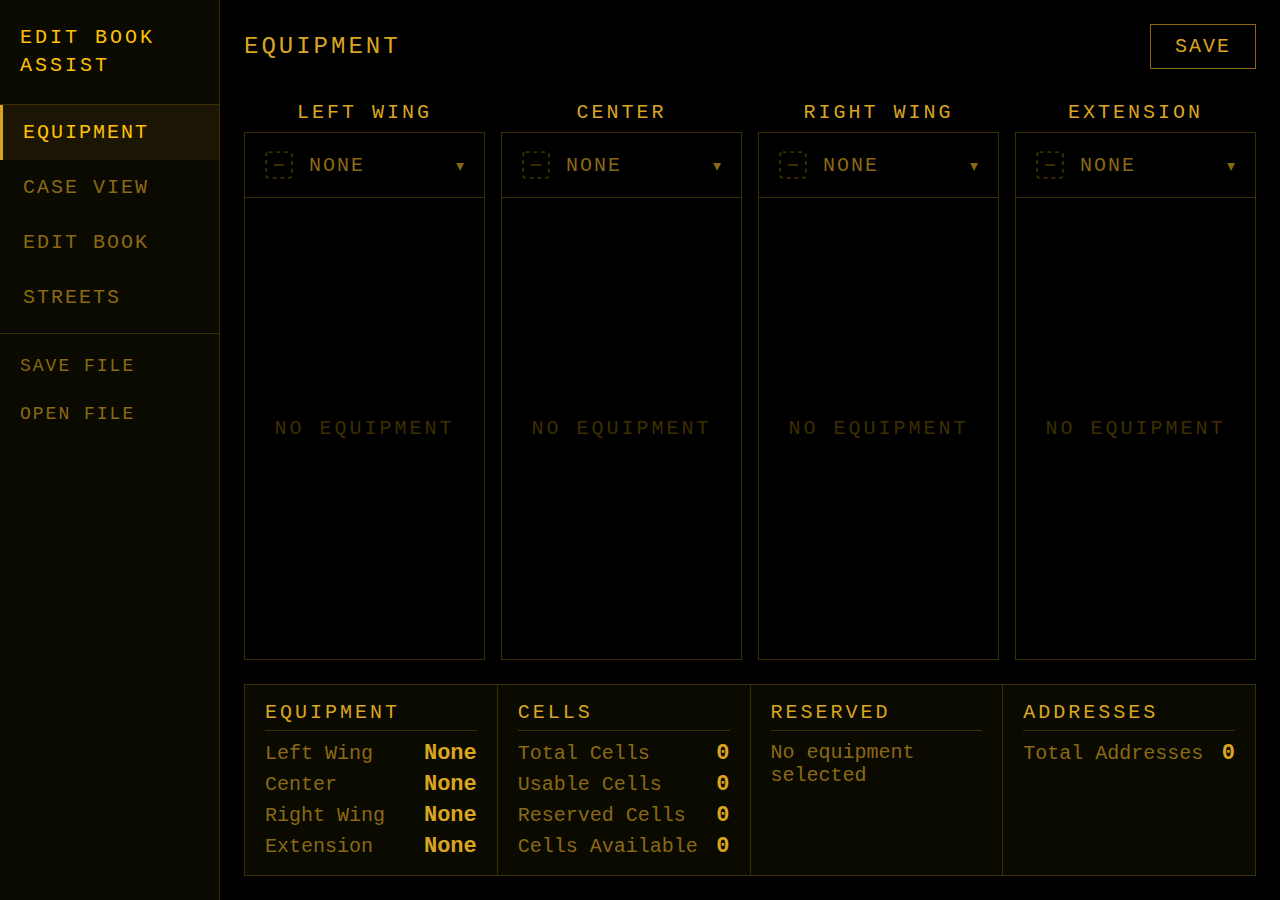
<file: index.html>
<!DOCTYPE html>
<html lang="en">
<head>
  <meta charset="UTF-8">
  <meta name="viewport" content="width=device-width, initial-scale=1.0">
  <title>EDIT BOOK ASSIST</title>
  <link rel="stylesheet" href="style.css">
</head>
<body>

  <div class="app-container">

    <!-- ===== SIDEBAR NAV ===== -->
    <nav class="sidebar-nav">
      <div class="sidebar-header">EDIT BOOK<br>ASSIST</div>
      <div class="nav-item active" data-screen="equipment">EQUIPMENT</div>
      <div class="nav-item" data-screen="case-view">CASE VIEW</div>
      <div class="nav-item" data-screen="edit-book">EDIT BOOK</div>
      <div class="nav-item" data-screen="streets">STREETS</div>
      <div class="sidebar-divider"></div>
      <button class="nav-action-btn" id="btnSaveFile">SAVE FILE</button>
      <button class="nav-action-btn" id="btnOpenFile">OPEN FILE</button>
      <input type="file" id="fileInput" accept=".json" style="display:none">
    </nav>

    <!-- ===== CONTENT AREA ===== -->
    <div class="content-area">

      <!-- ===== EQUIPMENT SCREEN ===== -->
      <div class="screen active" data-screen="equipment">

        <div class="screen-header">
          <div class="screen-title">EQUIPMENT</div>
          <button class="btn-save" id="btnSave">SAVE</button>
        </div>

        <div class="equipment-row">
          <div class="equip-slot" data-slot="0">
            <div class="equip-label">Left Wing</div>
            <button class="equip-picker" data-slot="0">
              <div class="equip-icon"></div>
              <div class="equip-name">NONE</div>
              <span class="equip-chevron">&#9662;</span>
            </button>
            <div class="equip-body empty"></div>
          </div>
          <div class="equip-slot" data-slot="1">
            <div class="equip-label">Center</div>
            <button class="equip-picker" data-slot="1">
              <div class="equip-icon"></div>
              <div class="equip-name">NONE</div>
              <span class="equip-chevron">&#9662;</span>
            </button>
            <div class="equip-body empty"></div>
          </div>
          <div class="equip-slot" data-slot="2">
            <div class="equip-label">Right Wing</div>
            <button class="equip-picker" data-slot="2">
              <div class="equip-icon"></div>
              <div class="equip-name">NONE</div>
              <span class="equip-chevron">&#9662;</span>
            </button>
            <div class="equip-body empty"></div>
          </div>
          <div class="equip-slot" data-slot="3">
            <div class="equip-label">Extension</div>
            <button class="equip-picker" data-slot="3">
              <div class="equip-icon"></div>
              <div class="equip-name">NONE</div>
              <span class="equip-chevron">&#9662;</span>
            </button>
            <div class="equip-body empty"></div>
          </div>
        </div>

        <!-- ===== CASE INFO BAR ===== -->
        <div class="case-info">
          <div class="info-section">
            <div class="info-heading">EQUIPMENT</div>
            <div class="info-grid" id="infoEquipment">
              <div class="info-row"><span class="info-label">Left Wing</span><span class="info-value" id="infoSlot0">None</span></div>
              <div class="info-row"><span class="info-label">Center</span><span class="info-value" id="infoSlot1">None</span></div>
              <div class="info-row"><span class="info-label">Right Wing</span><span class="info-value" id="infoSlot2">None</span></div>
              <div class="info-row"><span class="info-label">Extension</span><span class="info-value" id="infoSlot3">None</span></div>
            </div>
          </div>
          <div class="info-section">
            <div class="info-heading">CELLS</div>
            <div class="info-grid">
              <div class="info-row"><span class="info-label">Total Cells</span><span class="info-value" id="infoTotalCells">0</span></div>
              <div class="info-row"><span class="info-label">Usable Cells</span><span class="info-value" id="infoUsableCells">0</span></div>
              <div class="info-row"><span class="info-label">Reserved Cells</span><span class="info-value" id="infoReservedCells">0</span></div>
              <div class="info-row"><span class="info-label">Cells Available</span><span class="info-value" id="infoCellsAvailable">0</span></div>
            </div>
          </div>
          <div class="info-section">
            <div class="info-heading">RESERVED</div>
            <div class="info-grid" id="infoReservedDetail">
              <!-- populated by JS -->
            </div>
          </div>
          <div class="info-section">
            <div class="info-heading">ADDRESSES</div>
            <div class="info-grid">
              <div class="info-row"><span class="info-label">Total Addresses</span><span class="info-value" id="infoAddresses">0</span></div>
            </div>
          </div>
        </div>

      </div>

      <!-- ===== CASE VIEW SCREEN ===== -->
      <div class="screen" data-screen="case-view">

        <div class="screen-header">
          <div class="screen-title section-title">CASE VIEW</div>
          <div class="section-counter">0 / 0</div>
        </div>

        <div class="section-container">
          <button class="section-nav-btn prev" disabled>&#9664;</button>
          <div class="section-content">
            <div class="empty-state">NO EQUIPMENT CONFIGURED</div>
          </div>
          <button class="section-nav-btn next" disabled>&#9654;</button>
        </div>

      </div>

      <!-- ===== EDIT BOOK SCREEN ===== -->
      <div class="screen" data-screen="edit-book">

        <div class="screen-header">
          <div class="screen-title">EDIT BOOK</div>
          <div class="editbook-actions">
            <button class="btn-action" id="btnAddRow">+ ADD ROW</button>
            <button class="btn-action" id="btnBulkImport">BULK IMPORT</button>
            <button class="btn-primary" id="btnApplyToCase">APPLY TO CASE</button>
          </div>
        </div>

        <div class="route-info-bar">
          <label class="route-field">
            <span class="route-label">ZIP</span>
            <input type="text" id="routeZip" maxlength="5" placeholder="00000">
          </label>
          <label class="route-field">
            <span class="route-label">ROUTE #</span>
            <input type="text" id="routeNum" maxlength="3" placeholder="001">
          </label>
          <label class="route-field">
            <span class="route-label">TYPE</span>
            <input type="text" id="routeType" maxlength="1" placeholder="R">
          </label>
        </div>

        <div id="applyStatus" class="apply-status" style="display:none;"></div>

        <div class="editbook-table-wrap">
          <table id="editBookTable">
            <thead>
              <tr>
                <th>Seq#</th>
                <th>Primary Address</th>
                <th>Complete Street Name</th>
                <th>SECY ABBR</th>
                <th>SECY Unit #</th>
                <th>Delv Type</th>
                <th>Usg Code</th>
                <th>No Stat</th>
                <th>Vac Ind</th>
                <th>Addr Sort</th>
                <th>Cell Size</th>
                <th></th>
              </tr>
            </thead>
            <tbody></tbody>
          </table>
        </div>

      </div>

      <!-- ===== STREETS SCREEN ===== -->
      <div class="screen" data-screen="streets">

        <div class="screen-header">
          <div class="screen-title">STREETS</div>
        </div>

        <div class="streets-hint">Colors assigned here fill the bottom band of each cell on that street in the case view.</div>

        <div class="streets-list" id="streetsList">
          <div class="empty-state">NO ADDRESSES IN EDIT BOOK</div>
        </div>

      </div>

    </div>

  </div>

  <!-- ===== BULK IMPORT DIALOG ===== -->
  <div class="dialog" id="bulkImportDialog">
    <div class="dialog-content">
      <div class="dialog-header">BULK IMPORT</div>
      <div class="dialog-body">
        <p class="dialog-hint">Paste tab-delimited or CSV data. Columns: Seq#, Primary Address, Street Name, SECY ABBR, SECY Unit, Delv Type, Usg Code, No Stat (Y/N), Vac Ind (Y/N), Address Sort, Cell Size</p>
        <textarea id="bulkImportText" rows="12" placeholder="Paste data here..."></textarea>
      </div>
      <div class="dialog-actions">
        <button class="btn-action" id="btnImportCancel">CANCEL</button>
        <button class="btn-primary" id="btnImportConfirm">IMPORT</button>
      </div>
    </div>
  </div>

  <!-- ===== ADDRESS DETAIL OVERLAY ===== -->
  <div class="address-detail-overlay" id="addressDetailOverlay">
    <div class="address-detail-panel">

      <!-- Header -->
      <div class="detail-header">
        <button class="btn-detail-back" id="btnDetailBack">&#9664; BACK TO SHELF</button>
        <div class="detail-title" id="detailTitle">ADDRESS DETAIL</div>
        <button class="btn-detail-close" id="btnDetailClose">&#10005;</button>
      </div>

      <!-- Address Info (read-only) -->
      <div class="detail-address-info" id="detailAddressInfo">
        <!-- populated by JS -->
      </div>

      <!-- Scrollable content area -->
      <div class="detail-body">

        <!-- Whole-Address Highlight Section -->
        <div class="detail-section">
          <div class="detail-section-header">HIGHLIGHT</div>
          <div class="highlight-controls" id="highlightControls">
            <div class="highlight-row">
              <label class="highlight-field">
                <span class="highlight-label">BG COLOR</span>
                <input type="color" id="highlightBgColor" value="#000000">
              </label>
              <label class="highlight-field">
                <span class="highlight-label">TITLE</span>
                <input type="text" id="highlightTitle" placeholder="e.g. ON HOLD" maxlength="30">
              </label>
              <button class="btn-action btn-small" id="btnHighlightClear">CLEAR</button>
            </div>
            <div class="highlight-row">
              <label class="highlight-field">
                <span class="highlight-label">START</span>
                <input type="date" id="highlightStartDate">
              </label>
              <label class="highlight-field">
                <span class="highlight-label">END</span>
                <input type="date" id="highlightEndDate">
              </label>
            </div>
            <label class="highlight-field highlight-notes-field">
              <span class="highlight-label">NOTES</span>
              <textarea id="highlightNotes" rows="2" placeholder="Additional info..."></textarea>
            </label>
          </div>
        </div>

        <!-- Tags/Annotations Section -->
        <div class="detail-section">
          <div class="detail-section-header">TAGS</div>
          <div class="tags-list" id="tagsList">
            <!-- populated by JS -->
          </div>
          <button class="btn-action" id="btnAddTag">+ ADD TAG</button>
        </div>

      </div>

    </div>
  </div>

  <div class="toast-container" id="toastContainer"></div>
  <script type="module" src="app.js"></script>
</body>
</html>
</file>
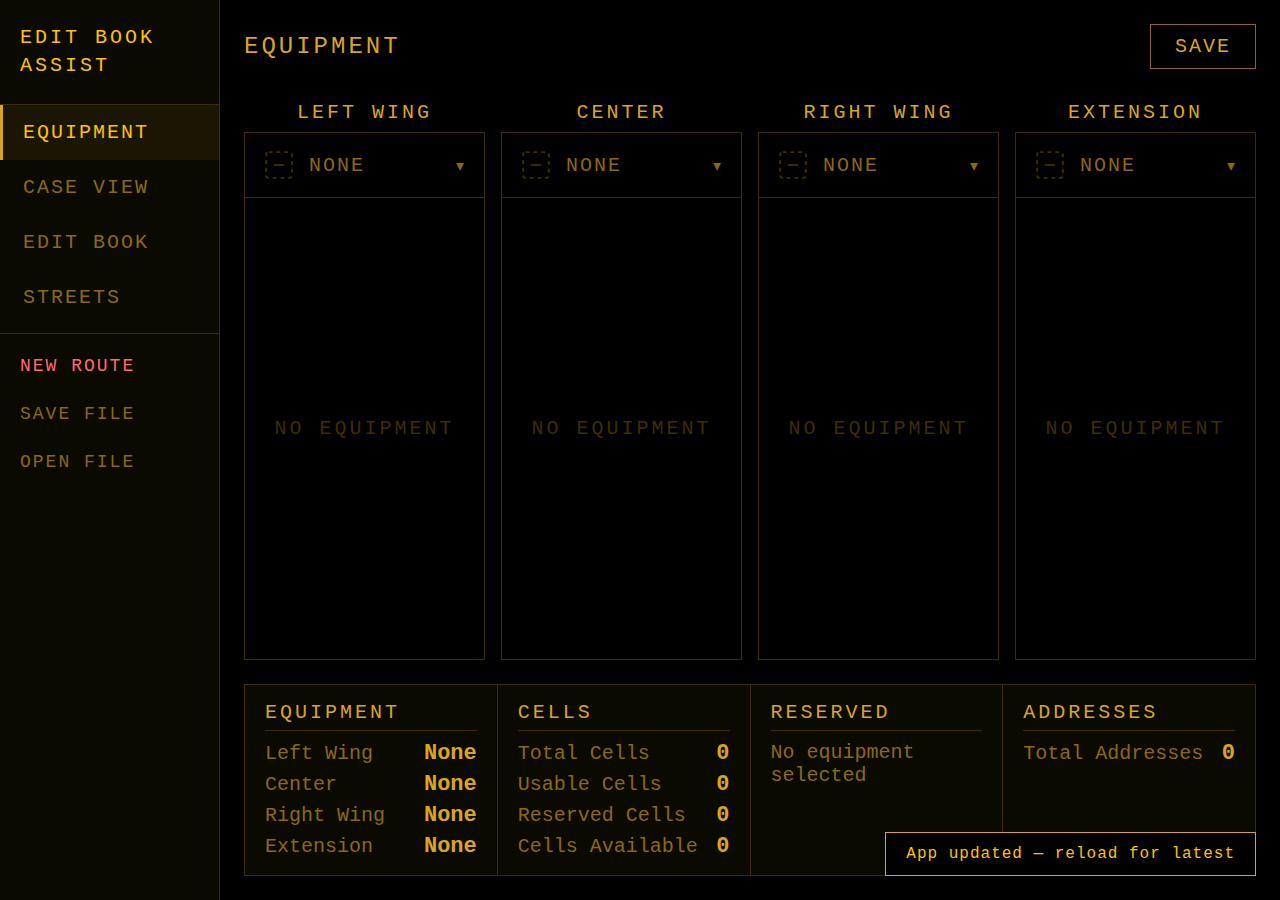
<file: v1.1/index.html>
<!DOCTYPE html>
<html lang="en">
<head>
  <meta charset="UTF-8">
  <meta name="viewport" content="width=device-width, initial-scale=1.0">
  <title>EDIT BOOK ASSIST</title>
  <link rel="manifest" href="./manifest.json">
  <meta name="theme-color" content="#daa520">
  <meta name="apple-mobile-web-app-capable" content="yes">
  <meta name="apple-mobile-web-app-status-bar-style" content="black">
  <link rel="apple-touch-icon" href="./icons/icon-192.svg">
  <link rel="stylesheet" href="style.css">
</head>
<body>

  <div class="app-container">

    <!-- ===== SIDEBAR NAV ===== -->
    <nav class="sidebar-nav">
      <div class="sidebar-header">EDIT BOOK<br>ASSIST</div>
      <div class="nav-item active" data-screen="equipment">EQUIPMENT</div>
      <div class="nav-item" data-screen="case-view">CASE VIEW</div>
      <div class="nav-item" data-screen="edit-book">EDIT BOOK</div>
      <div class="nav-item" data-screen="streets">STREETS</div>
      <div class="sidebar-divider"></div>
      <button class="nav-action-btn nav-action-btn--danger" id="btnNewRoute">NEW ROUTE</button>
      <button class="nav-action-btn" id="btnSaveFile">SAVE FILE</button>
      <button class="nav-action-btn" id="btnOpenFile">OPEN FILE</button>
      <input type="file" id="fileInput" accept=".json" style="display:none">
    </nav>

    <!-- ===== CONTENT AREA ===== -->
    <div class="content-area">

      <!-- ===== EQUIPMENT SCREEN ===== -->
      <div class="screen active" data-screen="equipment">

        <div class="screen-header">
          <div class="screen-title">EQUIPMENT</div>
          <button class="btn-save" id="btnSave">SAVE</button>
        </div>

        <div class="equipment-row">
          <div class="equip-slot" data-slot="0">
            <div class="equip-label">Left Wing</div>
            <button class="equip-picker" data-slot="0">
              <div class="equip-icon"></div>
              <div class="equip-name">NONE</div>
              <span class="equip-chevron">&#9662;</span>
            </button>
            <div class="equip-body empty"></div>
          </div>
          <div class="equip-slot" data-slot="1">
            <div class="equip-label">Center</div>
            <button class="equip-picker" data-slot="1">
              <div class="equip-icon"></div>
              <div class="equip-name">NONE</div>
              <span class="equip-chevron">&#9662;</span>
            </button>
            <div class="equip-body empty"></div>
          </div>
          <div class="equip-slot" data-slot="2">
            <div class="equip-label">Right Wing</div>
            <button class="equip-picker" data-slot="2">
              <div class="equip-icon"></div>
              <div class="equip-name">NONE</div>
              <span class="equip-chevron">&#9662;</span>
            </button>
            <div class="equip-body empty"></div>
          </div>
          <div class="equip-slot" data-slot="3">
            <div class="equip-label">Extension</div>
            <button class="equip-picker" data-slot="3">
              <div class="equip-icon"></div>
              <div class="equip-name">NONE</div>
              <span class="equip-chevron">&#9662;</span>
            </button>
            <div class="equip-body empty"></div>
          </div>
        </div>

        <!-- ===== CASE INFO BAR ===== -->
        <div class="case-info">
          <div class="info-section">
            <div class="info-heading">EQUIPMENT</div>
            <div class="info-grid" id="infoEquipment">
              <div class="info-row"><span class="info-label">Left Wing</span><span class="info-value" id="infoSlot0">None</span></div>
              <div class="info-row"><span class="info-label">Center</span><span class="info-value" id="infoSlot1">None</span></div>
              <div class="info-row"><span class="info-label">Right Wing</span><span class="info-value" id="infoSlot2">None</span></div>
              <div class="info-row"><span class="info-label">Extension</span><span class="info-value" id="infoSlot3">None</span></div>
            </div>
          </div>
          <div class="info-section">
            <div class="info-heading">CELLS</div>
            <div class="info-grid">
              <div class="info-row"><span class="info-label">Total Cells</span><span class="info-value" id="infoTotalCells">0</span></div>
              <div class="info-row"><span class="info-label">Usable Cells</span><span class="info-value" id="infoUsableCells">0</span></div>
              <div class="info-row"><span class="info-label">Reserved Cells</span><span class="info-value" id="infoReservedCells">0</span></div>
              <div class="info-row"><span class="info-label">Cells Available</span><span class="info-value" id="infoCellsAvailable">0</span></div>
            </div>
          </div>
          <div class="info-section">
            <div class="info-heading">RESERVED</div>
            <div class="info-grid" id="infoReservedDetail">
              <!-- populated by JS -->
            </div>
          </div>
          <div class="info-section">
            <div class="info-heading">ADDRESSES</div>
            <div class="info-grid">
              <div class="info-row"><span class="info-label">Total Addresses</span><span class="info-value" id="infoAddresses">0</span></div>
            </div>
          </div>
        </div>

      </div>

      <!-- ===== CASE VIEW SCREEN ===== -->
      <div class="screen" data-screen="case-view">

        <div class="screen-header">
          <div class="screen-title section-title">CASE VIEW</div>
          <div class="section-counter">0 / 0</div>
        </div>

        <div class="section-container">
          <button class="section-nav-btn prev" disabled>&#9664;</button>
          <div class="section-content">
            <div class="empty-state">NO EQUIPMENT CONFIGURED</div>
          </div>
          <button class="section-nav-btn next" disabled>&#9654;</button>
        </div>

      </div>

      <!-- ===== EDIT BOOK SCREEN ===== -->
      <div class="screen" data-screen="edit-book">

        <div class="screen-header">
          <div class="screen-title">EDIT BOOK</div>
          <div class="editbook-actions">
            <button class="btn-action" id="btnAddRow">+ ADD ROW</button>
            <button class="btn-action" id="btnBulkImport">BULK IMPORT</button>
            <button class="btn-primary" id="btnApplyToCase">APPLY TO CASE</button>
          </div>
        </div>

        <div class="route-info-bar">
          <label class="route-field">
            <span class="route-label">ZIP</span>
            <input type="text" id="routeZip" maxlength="5" placeholder="00000">
          </label>
          <label class="route-field">
            <span class="route-label">ROUTE #</span>
            <input type="text" id="routeNum" maxlength="3" placeholder="001">
          </label>
          <label class="route-field">
            <span class="route-label">TYPE</span>
            <input type="text" id="routeType" maxlength="1" placeholder="R">
          </label>
        </div>

        <div id="applyStatus" class="apply-status" style="display:none;"></div>

        <div class="editbook-table-wrap">
          <table id="editBookTable">
            <thead>
              <tr>
                <th>Seq#</th>
                <th>Primary Address</th>
                <th>Complete Street Name</th>
                <th>SECY ABBR</th>
                <th>SECY Unit #</th>
                <th>Delv Type</th>
                <th>Usg Code</th>
                <th>No Stat</th>
                <th>Vac Ind</th>
                <th>Addr Sort</th>
                <th>Cell Size</th>
                <th></th>
              </tr>
            </thead>
            <tbody></tbody>
          </table>
        </div>

      </div>

      <!-- ===== STREETS SCREEN ===== -->
      <div class="screen" data-screen="streets">

        <div class="screen-header">
          <div class="screen-title">STREETS</div>
        </div>

        <div class="streets-hint">Colors assigned here fill the bottom band of each cell on that street in the case view.</div>

        <div class="streets-list" id="streetsList">
          <div class="empty-state">NO ADDRESSES IN EDIT BOOK</div>
        </div>

      </div>

    </div>

  </div>

  <!-- ===== BULK IMPORT DIALOG ===== -->
  <div class="dialog" id="bulkImportDialog">
    <div class="dialog-content">
      <div class="dialog-header">BULK IMPORT</div>
      <div class="dialog-body">
        <p class="dialog-hint">Paste tab-delimited or CSV data. Columns: Seq#, Primary Address, Street Name, SECY ABBR, SECY Unit, Delv Type, Usg Code, No Stat (Y/N), Vac Ind (Y/N), Address Sort, Cell Size</p>
        <textarea id="bulkImportText" rows="12" placeholder="Paste data here..."></textarea>
      </div>
      <div class="dialog-actions">
        <button class="btn-action" id="btnImportCancel">CANCEL</button>
        <button class="btn-primary" id="btnImportConfirm">IMPORT</button>
      </div>
    </div>
  </div>

  <!-- ===== ADDRESS DETAIL OVERLAY ===== -->
  <div class="address-detail-overlay" id="addressDetailOverlay">
    <div class="address-detail-panel">

      <!-- Header -->
      <div class="detail-header">
        <button class="btn-detail-back" id="btnDetailBack">&#9664; BACK TO SHELF</button>
        <div class="detail-title" id="detailTitle">ADDRESS DETAIL</div>
        <button class="btn-detail-close" id="btnDetailClose">&#10005;</button>
      </div>

      <!-- Address Info (read-only) -->
      <div class="detail-address-info" id="detailAddressInfo">
        <!-- populated by JS -->
      </div>

      <!-- Scrollable content area -->
      <div class="detail-body">

        <!-- Whole-Address Highlight Section -->
        <div class="detail-section">
          <div class="detail-section-header">HIGHLIGHT</div>
          <div class="highlight-controls" id="highlightControls">
            <div class="highlight-row">
              <label class="highlight-field">
                <span class="highlight-label">BG COLOR</span>
                <input type="color" id="highlightBgColor" value="#000000">
              </label>
              <label class="highlight-field">
                <span class="highlight-label">TITLE</span>
                <input type="text" id="highlightTitle" placeholder="e.g. ON HOLD" maxlength="30">
              </label>
              <button class="btn-action btn-small" id="btnHighlightClear">CLEAR</button>
            </div>
            <div class="highlight-row">
              <label class="highlight-field">
                <span class="highlight-label">START</span>
                <input type="date" id="highlightStartDate">
              </label>
              <label class="highlight-field">
                <span class="highlight-label">END</span>
                <input type="date" id="highlightEndDate">
              </label>
            </div>
            <label class="highlight-field highlight-notes-field">
              <span class="highlight-label">NOTES</span>
              <textarea id="highlightNotes" rows="2" placeholder="Additional info..."></textarea>
            </label>
          </div>
        </div>

        <!-- Tags/Annotations Section -->
        <div class="detail-section">
          <div class="detail-section-header">TAGS</div>
          <div class="tags-list" id="tagsList">
            <!-- populated by JS -->
          </div>
          <button class="btn-action" id="btnAddTag">+ ADD TAG</button>
        </div>

      </div>

    </div>
  </div>


  <!-- ===== NEW ROUTE CONFIRMATION DIALOG ===== -->
  <div class="dialog" id="newRouteDialog">
    <div class="dialog-content">
      <div class="dialog-header">NEW ROUTE</div>
      <div class="dialog-body">
        <p class="dialog-warning">WARNING: All unsaved data will be permanently lost.</p>
        <p class="dialog-hint">This will clear all equipment, addresses, annotations, and street colors. Make sure you have saved your current route using SAVE FILE before proceeding.</p>
      </div>
      <div class="dialog-actions">
        <button class="btn-action" id="btnNewRouteCancel">CANCEL</button>
        <button class="btn-primary btn-danger" id="btnNewRouteConfirm">CLEAR &amp; RELOAD</button>
      </div>
    </div>
  </div>

  <div class="toast-container" id="toastContainer"></div>
  <script type="module" src="app.js"></script>
</body>
</html>
</file>
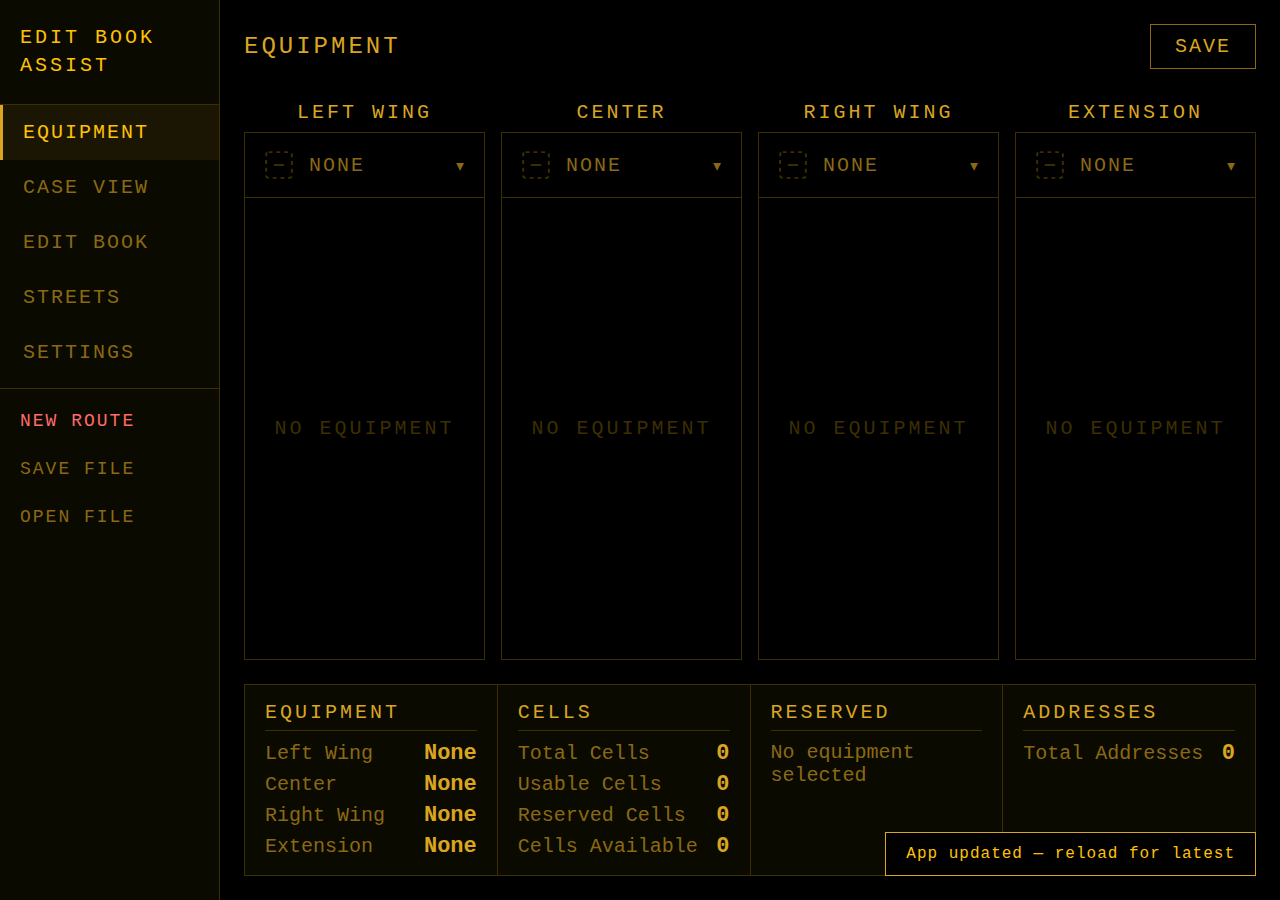
<file: v1.2/index.html>
<!DOCTYPE html>
<html lang="en">
<head>
  <meta charset="UTF-8">
  <meta name="viewport" content="width=device-width, initial-scale=1.0">
  <title>EDIT BOOK ASSIST</title>
  <link rel="manifest" href="./manifest.json">
  <meta name="theme-color" content="#daa520">
  <meta name="apple-mobile-web-app-capable" content="yes">
  <meta name="apple-mobile-web-app-status-bar-style" content="black">
  <link rel="apple-touch-icon" href="./icons/icon-192.svg">
  <link rel="stylesheet" href="style.css">
</head>
<body>

  <div class="app-container">

    <!-- ===== SIDEBAR NAV ===== -->
    <nav class="sidebar-nav">
      <div class="sidebar-header">EDIT BOOK<br>ASSIST</div>
      <div class="nav-item active" data-screen="equipment">EQUIPMENT</div>
      <div class="nav-item" data-screen="case-view">CASE VIEW</div>
      <div class="nav-item" data-screen="edit-book">EDIT BOOK</div>
      <div class="nav-item" data-screen="streets">STREETS</div>
      <div class="nav-item" data-screen="settings">SETTINGS</div>
      <div class="sidebar-divider"></div>
      <button class="nav-action-btn nav-action-btn--danger" id="btnNewRoute">NEW ROUTE</button>
      <button class="nav-action-btn" id="btnSaveFile">SAVE FILE</button>
      <button class="nav-action-btn" id="btnOpenFile">OPEN FILE</button>
      <input type="file" id="fileInput" accept=".json" style="display:none">
    </nav>

    <!-- ===== CONTENT AREA ===== -->
    <div class="content-area">

      <!-- ===== EQUIPMENT SCREEN ===== -->
      <div class="screen active" data-screen="equipment">

        <div class="screen-header">
          <div class="screen-title">EQUIPMENT</div>
          <button class="btn-save" id="btnSave">SAVE</button>
        </div>

        <div class="equipment-row">
          <div class="equip-slot" data-slot="0">
            <div class="equip-label">Left Wing</div>
            <button class="equip-picker" data-slot="0">
              <div class="equip-icon"></div>
              <div class="equip-name">NONE</div>
              <span class="equip-chevron">&#9662;</span>
            </button>
            <div class="equip-body empty"></div>
          </div>
          <div class="equip-slot" data-slot="1">
            <div class="equip-label">Center</div>
            <button class="equip-picker" data-slot="1">
              <div class="equip-icon"></div>
              <div class="equip-name">NONE</div>
              <span class="equip-chevron">&#9662;</span>
            </button>
            <div class="equip-body empty"></div>
          </div>
          <div class="equip-slot" data-slot="2">
            <div class="equip-label">Right Wing</div>
            <button class="equip-picker" data-slot="2">
              <div class="equip-icon"></div>
              <div class="equip-name">NONE</div>
              <span class="equip-chevron">&#9662;</span>
            </button>
            <div class="equip-body empty"></div>
          </div>
          <div class="equip-slot" data-slot="3">
            <div class="equip-label">Extension</div>
            <button class="equip-picker" data-slot="3">
              <div class="equip-icon"></div>
              <div class="equip-name">NONE</div>
              <span class="equip-chevron">&#9662;</span>
            </button>
            <div class="equip-body empty"></div>
          </div>
        </div>

        <!-- ===== CASE INFO BAR ===== -->
        <div class="case-info">
          <div class="info-section">
            <div class="info-heading">EQUIPMENT</div>
            <div class="info-grid" id="infoEquipment">
              <div class="info-row"><span class="info-label">Left Wing</span><span class="info-value" id="infoSlot0">None</span></div>
              <div class="info-row"><span class="info-label">Center</span><span class="info-value" id="infoSlot1">None</span></div>
              <div class="info-row"><span class="info-label">Right Wing</span><span class="info-value" id="infoSlot2">None</span></div>
              <div class="info-row"><span class="info-label">Extension</span><span class="info-value" id="infoSlot3">None</span></div>
            </div>
          </div>
          <div class="info-section">
            <div class="info-heading">CELLS</div>
            <div class="info-grid">
              <div class="info-row"><span class="info-label">Total Cells</span><span class="info-value" id="infoTotalCells">0</span></div>
              <div class="info-row"><span class="info-label">Usable Cells</span><span class="info-value" id="infoUsableCells">0</span></div>
              <div class="info-row"><span class="info-label">Reserved Cells</span><span class="info-value" id="infoReservedCells">0</span></div>
              <div class="info-row"><span class="info-label">Cells Available</span><span class="info-value" id="infoCellsAvailable">0</span></div>
            </div>
          </div>
          <div class="info-section">
            <div class="info-heading">RESERVED</div>
            <div class="info-grid" id="infoReservedDetail">
              <!-- populated by JS -->
            </div>
          </div>
          <div class="info-section">
            <div class="info-heading">ADDRESSES</div>
            <div class="info-grid">
              <div class="info-row"><span class="info-label">Total Addresses</span><span class="info-value" id="infoAddresses">0</span></div>
            </div>
          </div>
        </div>

      </div>

      <!-- ===== CASE VIEW SCREEN ===== -->
      <div class="screen" data-screen="case-view">

        <div class="screen-header">
          <div class="screen-title section-title">CASE VIEW</div>
          <div class="section-counter">0 / 0</div>
        </div>

        <div class="section-container">
          <button class="section-nav-btn prev" disabled>&#9664;</button>
          <div class="section-content">
            <div class="empty-state">NO EQUIPMENT CONFIGURED</div>
          </div>
          <button class="section-nav-btn next" disabled>&#9654;</button>
        </div>

      </div>

      <!-- ===== EDIT BOOK SCREEN ===== -->
      <div class="screen" data-screen="edit-book">

        <div class="screen-header">
          <div class="screen-title">EDIT BOOK</div>
          <div class="editbook-actions">
            <button class="btn-action" id="btnAddRow">+ ADD ROW</button>
            <button class="btn-action" id="btnBulkImport">BULK IMPORT</button>
            <button class="btn-action" id="btnApplySequence">APPLY SEQUENCE</button>
            <button class="btn-primary" id="btnApplyToCase">APPLY TO CASE</button>
          </div>
        </div>

        <div class="route-info-bar">
          <label class="route-field">
            <span class="route-label">ZIP</span>
            <input type="text" id="routeZip" maxlength="5" placeholder="00000">
          </label>
          <label class="route-field">
            <span class="route-label">ROUTE #</span>
            <input type="text" id="routeNum" maxlength="3" placeholder="001">
          </label>
          <label class="route-field">
            <span class="route-label">TYPE</span>
            <input type="text" id="routeType" maxlength="1" placeholder="R">
          </label>
        </div>

        <div id="applyStatus" class="apply-status" style="display:none;"></div>

        <div class="editbook-table-wrap">
          <table id="editBookTable">
            <thead>
              <tr>
                <th>Seq#</th>
                <th>Primary Address</th>
                <th>Complete Street Name</th>
                <th>SECY ABBR</th>
                <th>SECY Unit #</th>
                <th>Delv Type</th>
                <th>Usg Code</th>
                <th>No Stat</th>
                <th>Vac Ind</th>
                <th>Addr Sort</th>
                <th>Cell Size</th>
                <th></th>
              </tr>
            </thead>
            <tbody></tbody>
          </table>
        </div>

      </div>

      <!-- ===== STREETS SCREEN ===== -->
      <div class="screen" data-screen="streets">

        <div class="screen-header">
          <div class="screen-title">STREETS</div>
        </div>

        <div class="streets-hint">Colors assigned here fill the bottom band of each cell on that street in the case view.</div>

        <div class="streets-list" id="streetsList">
          <div class="empty-state">NO ADDRESSES IN EDIT BOOK</div>
        </div>

      </div>

      <!-- ===== SETTINGS SCREEN ===== -->
      <div class="screen" data-screen="settings">
        <div class="screen-header">
          <div class="screen-title">SETTINGS</div>
        </div>
        <div class="settings-presets">
          <div class="settings-preset-bar">
            <select id="settingsPresetSelect"></select>
            <button class="btn-action btn-small" id="btnPresetSave">SAVE</button>
            <button class="btn-action btn-small" id="btnPresetSaveAs">SAVE AS</button>
            <button class="btn-action btn-small" id="btnPresetRename">RENAME</button>
            <button class="btn-action btn-small" id="btnPresetDelete">DELETE</button>
            <button class="btn-action btn-small" id="btnPresetReset">RESET DEFAULTS</button>
          </div>
        </div>
        <div class="settings-section">
          <div class="settings-section-header">THEME COLORS</div>
          <div class="settings-color-grid" id="settingsThemeColors"></div>
        </div>
        <div class="settings-section">
          <div class="settings-section-header">DEFAULT ANNOTATION COLORS</div>
          <div class="settings-color-grid" id="settingsAnnotationColors"></div>
        </div>
      </div>

    </div>

  </div>

  <!-- ===== BULK IMPORT DIALOG ===== -->
  <div class="dialog" id="bulkImportDialog">
    <div class="dialog-content">
      <div class="dialog-header">BULK IMPORT</div>
      <div class="dialog-body">
        <p class="dialog-hint">Paste tab-delimited or CSV data. Columns: Seq#, Primary Address, Street Name, SECY ABBR, SECY Unit, Delv Type, Usg Code, No Stat (Y/N), Vac Ind (Y/N), Address Sort, Cell Size</p>
        <textarea id="bulkImportText" rows="12" placeholder="Paste data here..."></textarea>
      </div>
      <div class="dialog-actions">
        <button class="btn-action" id="btnImportCancel">CANCEL</button>
        <button class="btn-primary" id="btnImportConfirm">IMPORT</button>
      </div>
    </div>
  </div>

  <!-- ===== ADDRESS DETAIL OVERLAY ===== -->
  <div class="address-detail-overlay" id="addressDetailOverlay">
    <div class="address-detail-panel">

      <!-- Header -->
      <div class="detail-header">
        <button class="btn-detail-back" id="btnDetailBack">&#9664; BACK TO SHELF</button>
        <div class="detail-title" id="detailTitle">ADDRESS DETAIL</div>
        <button class="btn-detail-close" id="btnDetailClose">&#10005;</button>
      </div>

      <!-- Address Info (read-only) -->
      <div class="detail-address-info" id="detailAddressInfo">
        <!-- populated by JS -->
      </div>

      <!-- Scrollable content area -->
      <div class="detail-body">

        <!-- Whole-Address Highlight Section -->
        <div class="detail-section">
          <div class="detail-section-header">HIGHLIGHT</div>
          <div class="highlight-controls" id="highlightControls">
            <div class="highlight-row">
              <label class="highlight-field">
                <span class="highlight-label">BG COLOR</span>
                <input type="color" id="highlightBgColor" value="#000000">
              </label>
              <label class="highlight-field">
                <span class="highlight-label">TITLE</span>
                <input type="text" id="highlightTitle" placeholder="e.g. ON HOLD" maxlength="30">
              </label>
              <button class="btn-action btn-small" id="btnHighlightClear">CLEAR</button>
            </div>
            <div class="highlight-row">
              <label class="highlight-field">
                <span class="highlight-label">START</span>
                <input type="date" id="highlightStartDate">
              </label>
              <label class="highlight-field">
                <span class="highlight-label">END</span>
                <input type="date" id="highlightEndDate">
              </label>
            </div>
            <label class="highlight-field highlight-notes-field">
              <span class="highlight-label">NOTES</span>
              <textarea id="highlightNotes" rows="2" placeholder="Additional info..."></textarea>
            </label>
          </div>
        </div>

        <!-- Tags/Annotations Section -->
        <div class="detail-section">
          <div class="detail-section-header">TAGS</div>
          <div class="tags-list" id="tagsList">
            <!-- populated by JS -->
          </div>
          <button class="btn-action" id="btnAddTag">+ ADD TAG</button>
        </div>

      </div>

    </div>
  </div>


  <!-- ===== NEW ROUTE CONFIRMATION DIALOG ===== -->
  <div class="dialog" id="newRouteDialog">
    <div class="dialog-content">
      <div class="dialog-header">NEW ROUTE</div>
      <div class="dialog-body">
        <p class="dialog-warning">WARNING: All unsaved data will be permanently lost.</p>
        <p class="dialog-hint">This will clear all equipment, addresses, annotations, and street colors. Make sure you have saved your current route using SAVE FILE before proceeding.</p>
      </div>
      <div class="dialog-actions">
        <button class="btn-action" id="btnNewRouteCancel">CANCEL</button>
        <button class="btn-primary btn-danger" id="btnNewRouteConfirm">CLEAR &amp; RELOAD</button>
      </div>
    </div>
  </div>

  <div class="toast-container" id="toastContainer"></div>
  <script type="module" src="app.js"></script>
</body>
</html>
</file>
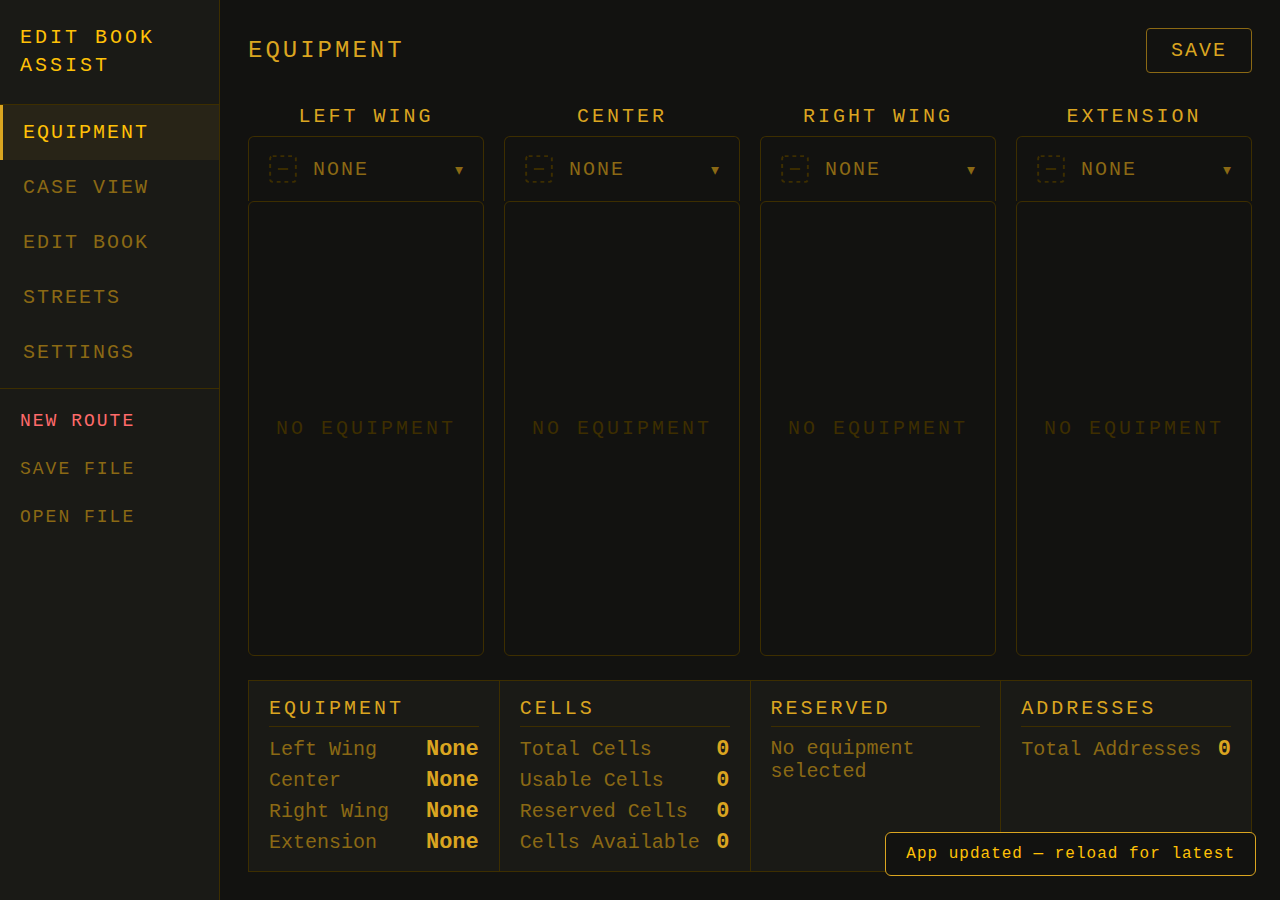
<file: v1.3/index.html>
<!DOCTYPE html>
<html lang="en">
<head>
  <meta charset="UTF-8">
  <meta name="viewport" content="width=device-width, initial-scale=1.0, viewport-fit=cover">
  <title>EDIT BOOK ASSIST</title>
  <link rel="manifest" href="./manifest.json">
  <meta name="theme-color" content="#daa520">
  <meta name="apple-mobile-web-app-capable" content="yes">
  <meta name="apple-mobile-web-app-status-bar-style" content="black">
  <link rel="apple-touch-icon" href="./icons/icon-192.svg">
  <link rel="stylesheet" href="style.css">
</head>
<body>

  <div class="app-container">

    <!-- ===== MOBILE HEADER BAR (file actions) ===== -->
    <header class="mobile-header">
      <div class="mobile-header-title">EDIT BOOK ASSIST</div>
      <div class="mobile-header-actions">
        <button class="mobile-action-btn mobile-action-btn--danger" id="btnNewRouteMobile">NEW</button>
        <button class="mobile-action-btn" id="btnSaveFileMobile">SAVE</button>
        <button class="mobile-action-btn" id="btnOpenFileMobile">OPEN</button>
      </div>
    </header>

    <!-- ===== SIDEBAR NAV ===== -->
    <nav class="sidebar-nav">
      <div class="sidebar-header">EDIT BOOK<br>ASSIST</div>
      <div class="nav-item active" data-screen="equipment">EQUIPMENT</div>
      <div class="nav-item" data-screen="case-view">CASE VIEW</div>
      <div class="nav-item" data-screen="edit-book">EDIT BOOK</div>
      <div class="nav-item" data-screen="streets">STREETS</div>
      <div class="nav-item" data-screen="settings">SETTINGS</div>
      <div class="sidebar-divider"></div>
      <button class="nav-action-btn nav-action-btn--danger" id="btnNewRoute">NEW ROUTE</button>
      <button class="nav-action-btn" id="btnSaveFile">SAVE FILE</button>
      <button class="nav-action-btn" id="btnOpenFile">OPEN FILE</button>
      <input type="file" id="fileInput" accept=".json" style="display:none">
    </nav>

    <!-- ===== CONTENT AREA ===== -->
    <div class="content-area">

      <!-- ===== EQUIPMENT SCREEN ===== -->
      <div class="screen active" data-screen="equipment">

        <div class="screen-header">
          <div class="screen-title">EQUIPMENT</div>
          <button class="btn-save" id="btnSave">SAVE</button>
        </div>

        <div class="equipment-row">
          <div class="equip-slot" data-slot="0">
            <div class="equip-label">Left Wing</div>
            <button class="equip-picker" data-slot="0">
              <div class="equip-icon"></div>
              <div class="equip-name">NONE</div>
              <span class="equip-chevron">&#9662;</span>
            </button>
            <div class="equip-body empty"></div>
          </div>
          <div class="equip-slot" data-slot="1">
            <div class="equip-label">Center</div>
            <button class="equip-picker" data-slot="1">
              <div class="equip-icon"></div>
              <div class="equip-name">NONE</div>
              <span class="equip-chevron">&#9662;</span>
            </button>
            <div class="equip-body empty"></div>
          </div>
          <div class="equip-slot" data-slot="2">
            <div class="equip-label">Right Wing</div>
            <button class="equip-picker" data-slot="2">
              <div class="equip-icon"></div>
              <div class="equip-name">NONE</div>
              <span class="equip-chevron">&#9662;</span>
            </button>
            <div class="equip-body empty"></div>
          </div>
          <div class="equip-slot" data-slot="3">
            <div class="equip-label">Extension</div>
            <button class="equip-picker" data-slot="3">
              <div class="equip-icon"></div>
              <div class="equip-name">NONE</div>
              <span class="equip-chevron">&#9662;</span>
            </button>
            <div class="equip-body empty"></div>
          </div>
        </div>

        <!-- ===== CASE INFO BAR ===== -->
        <div class="case-info">
          <div class="info-section">
            <div class="info-heading">EQUIPMENT</div>
            <div class="info-grid" id="infoEquipment">
              <div class="info-row"><span class="info-label">Left Wing</span><span class="info-value" id="infoSlot0">None</span></div>
              <div class="info-row"><span class="info-label">Center</span><span class="info-value" id="infoSlot1">None</span></div>
              <div class="info-row"><span class="info-label">Right Wing</span><span class="info-value" id="infoSlot2">None</span></div>
              <div class="info-row"><span class="info-label">Extension</span><span class="info-value" id="infoSlot3">None</span></div>
            </div>
          </div>
          <div class="info-section">
            <div class="info-heading">CELLS</div>
            <div class="info-grid">
              <div class="info-row"><span class="info-label">Total Cells</span><span class="info-value" id="infoTotalCells">0</span></div>
              <div class="info-row"><span class="info-label">Usable Cells</span><span class="info-value" id="infoUsableCells">0</span></div>
              <div class="info-row"><span class="info-label">Reserved Cells</span><span class="info-value" id="infoReservedCells">0</span></div>
              <div class="info-row"><span class="info-label">Cells Available</span><span class="info-value" id="infoCellsAvailable">0</span></div>
            </div>
          </div>
          <div class="info-section">
            <div class="info-heading">RESERVED</div>
            <div class="info-grid" id="infoReservedDetail">
              <!-- populated by JS -->
            </div>
          </div>
          <div class="info-section">
            <div class="info-heading">ADDRESSES</div>
            <div class="info-grid">
              <div class="info-row"><span class="info-label">Total Addresses</span><span class="info-value" id="infoAddresses">0</span></div>
            </div>
          </div>
        </div>

      </div>

      <!-- ===== CASE VIEW SCREEN ===== -->
      <div class="screen" data-screen="case-view">
        <div class="case-header-bar">
          <div class="case-header-title section-title">CASE VIEW</div>
          <div class="case-header-counter section-counter">0 / 0</div>
        </div>
        <div class="case-body">
          <!-- Landscape prompt for mobile portrait -->
          <div class="landscape-prompt" id="landscapePrompt">
            <div class="landscape-prompt-icon">&#x1F4F1;</div>
            <div class="landscape-prompt-text">ROTATE FOR BEST VIEW</div>
            <div class="landscape-prompt-hint">The case visualization works best in landscape orientation</div>
            <button class="landscape-prompt-dismiss" id="btnDismissLandscape">VIEW ANYWAY</button>
          </div>
          <div class="section-container">
            <button class="section-nav-btn prev" disabled>&#9664;</button>
            <div class="section-content">
              <div class="empty-state">NO EQUIPMENT CONFIGURED</div>
            </div>
            <button class="section-nav-btn next" disabled>&#9654;</button>
          </div>
        </div>
      </div>

      <!-- ===== EDIT BOOK SCREEN ===== -->
      <div class="screen" data-screen="edit-book">

        <div class="screen-header">
          <div class="screen-title">EDIT BOOK</div>
          <div class="editbook-actions">
            <button class="btn-action" id="btnAddRow">+ ADD ROW</button>
            <button class="btn-action" id="btnBulkImport">BULK IMPORT</button>
            <button class="btn-action" id="btnCsvUpload">UPLOAD CSV</button>
            <input type="file" id="csvFileInput" accept=".csv,.tsv,.txt" style="display:none">
            <button class="btn-action" id="btnApplySequence">APPLY SEQUENCE</button>
            <button class="btn-primary" id="btnApplyToCase">APPLY TO CASE</button>
          </div>
        </div>

        <div class="route-info-bar">
          <label class="route-field">
            <span class="route-label">ZIP</span>
            <input type="text" id="routeZip" maxlength="5" placeholder="00000">
          </label>
          <label class="route-field">
            <span class="route-label">ROUTE #</span>
            <input type="text" id="routeNum" maxlength="3" placeholder="001">
          </label>
          <label class="route-field">
            <span class="route-label">TYPE</span>
            <input type="text" id="routeType" maxlength="1" placeholder="R">
          </label>
        </div>

        <div id="applyStatus" class="apply-status" style="display:none;"></div>

        <div class="editbook-table-wrap">
          <table id="editBookTable">
            <thead>
              <tr>
                <th>Seq#</th>
                <th>Primary Address</th>
                <th>Complete Street Name</th>
                <th>SECY ABBR</th>
                <th>SECY Unit #</th>
                <th>Delv Type</th>
                <th>Usg Code</th>
                <th>No Stat</th>
                <th>Vac Ind</th>
                <th>Addr Sort</th>
                <th>Cell Size</th>
                <th></th>
              </tr>
            </thead>
            <tbody></tbody>
          </table>
        </div>

      </div>

      <!-- ===== STREETS SCREEN ===== -->
      <div class="screen" data-screen="streets">

        <div class="screen-header">
          <div class="screen-title">STREETS</div>
        </div>

        <div class="streets-hint">Colors assigned here fill the bottom band of each cell on that street in the case view.</div>

        <div class="streets-list" id="streetsList">
          <div class="empty-state">NO ADDRESSES IN EDIT BOOK</div>
        </div>

      </div>

      <!-- ===== SETTINGS SCREEN ===== -->
      <div class="screen" data-screen="settings">
        <div class="screen-header">
          <div class="screen-title">SETTINGS</div>
        </div>
        <div class="settings-presets">
          <div class="settings-preset-bar">
            <select id="settingsPresetSelect"></select>
            <button class="btn-action btn-small" id="btnPresetSave">SAVE</button>
            <button class="btn-action btn-small" id="btnPresetSaveAs">SAVE AS</button>
            <button class="btn-action btn-small" id="btnPresetRename">RENAME</button>
            <button class="btn-action btn-small" id="btnPresetDelete">DELETE</button>
            <button class="btn-action btn-small" id="btnPresetReset">RESET DEFAULTS</button>
          </div>
        </div>
        <div class="settings-section">
          <div class="settings-section-header">THEME COLORS</div>
          <div class="settings-color-grid" id="settingsThemeColors"></div>
        </div>
        <div class="settings-section">
          <div class="settings-section-header">DEFAULT ANNOTATION COLORS</div>
          <div class="settings-color-grid" id="settingsAnnotationColors"></div>
        </div>
      </div>

    </div>

  </div>

  <!-- ===== BULK IMPORT DIALOG ===== -->
  <div class="dialog" id="bulkImportDialog">
    <div class="dialog-content">
      <div class="dialog-header">BULK IMPORT</div>
      <div class="dialog-body">
        <p class="dialog-hint">Paste tab-delimited or CSV data. Columns: Seq#, Primary Address, Street Name, SECY ABBR, SECY Unit, Delv Type, Usg Code, No Stat (Y/N), Vac Ind (Y/N), Address Sort, Cell Size</p>
        <textarea id="bulkImportText" rows="12" placeholder="Paste data here..."></textarea>
      </div>
      <div class="dialog-actions">
        <button class="btn-action" id="btnImportCancel">CANCEL</button>
        <button class="btn-primary" id="btnImportConfirm">IMPORT</button>
      </div>
    </div>
  </div>

  <!-- ===== ADDRESS DETAIL OVERLAY ===== -->
  <div class="address-detail-overlay" id="addressDetailOverlay">
    <div class="address-detail-panel">

      <!-- Header -->
      <div class="detail-header">
        <button class="btn-detail-back" id="btnDetailBack">&#9664; BACK TO SHELF</button>
        <div class="detail-title" id="detailTitle">ADDRESS DETAIL</div>
        <button class="btn-detail-close" id="btnDetailClose">&#10005;</button>
      </div>

      <!-- Address Info (read-only) -->
      <div class="detail-address-info" id="detailAddressInfo">
        <!-- populated by JS -->
      </div>

      <!-- Scrollable content area -->
      <div class="detail-body">

        <!-- Whole-Address Highlight Section -->
        <div class="detail-section">
          <div class="detail-section-header">HIGHLIGHT</div>
          <div class="highlight-controls" id="highlightControls">
            <div class="highlight-row">
              <label class="highlight-field">
                <span class="highlight-label">BG COLOR</span>
                <input type="color" id="highlightBgColor" value="#000000">
              </label>
              <label class="highlight-field">
                <span class="highlight-label">TITLE</span>
                <input type="text" id="highlightTitle" placeholder="e.g. ON HOLD" maxlength="30">
              </label>
              <button class="btn-action btn-small" id="btnHighlightClear">CLEAR</button>
            </div>
            <div class="highlight-row">
              <label class="highlight-field">
                <span class="highlight-label">START</span>
                <input type="date" id="highlightStartDate">
              </label>
              <label class="highlight-field">
                <span class="highlight-label">END</span>
                <input type="date" id="highlightEndDate">
              </label>
            </div>
            <label class="highlight-field highlight-notes-field">
              <span class="highlight-label">NOTES</span>
              <textarea id="highlightNotes" rows="2" placeholder="Additional info..."></textarea>
            </label>
          </div>
        </div>

        <!-- Tags/Annotations Section -->
        <div class="detail-section">
          <div class="detail-section-header">TAGS</div>
          <div class="tags-list" id="tagsList">
            <!-- populated by JS -->
          </div>
          <button class="btn-action" id="btnAddTag">+ ADD TAG</button>
        </div>

      </div>

    </div>
  </div>


  <!-- ===== NEW ROUTE CONFIRMATION DIALOG ===== -->
  <div class="dialog" id="newRouteDialog">
    <div class="dialog-content">
      <div class="dialog-header">NEW ROUTE</div>
      <div class="dialog-body">
        <p class="dialog-warning">WARNING: All unsaved data will be permanently lost.</p>
        <p class="dialog-hint">This will clear all equipment, addresses, annotations, and street colors. Make sure you have saved your current route using SAVE FILE before proceeding.</p>
      </div>
      <div class="dialog-actions">
        <button class="btn-action" id="btnNewRouteCancel">CANCEL</button>
        <button class="btn-primary btn-danger" id="btnNewRouteConfirm">CLEAR &amp; RELOAD</button>
      </div>
    </div>
  </div>

  <div class="toast-container" id="toastContainer"></div>
  <script type="module" src="app.js"></script>
</body>
</html>
</file>
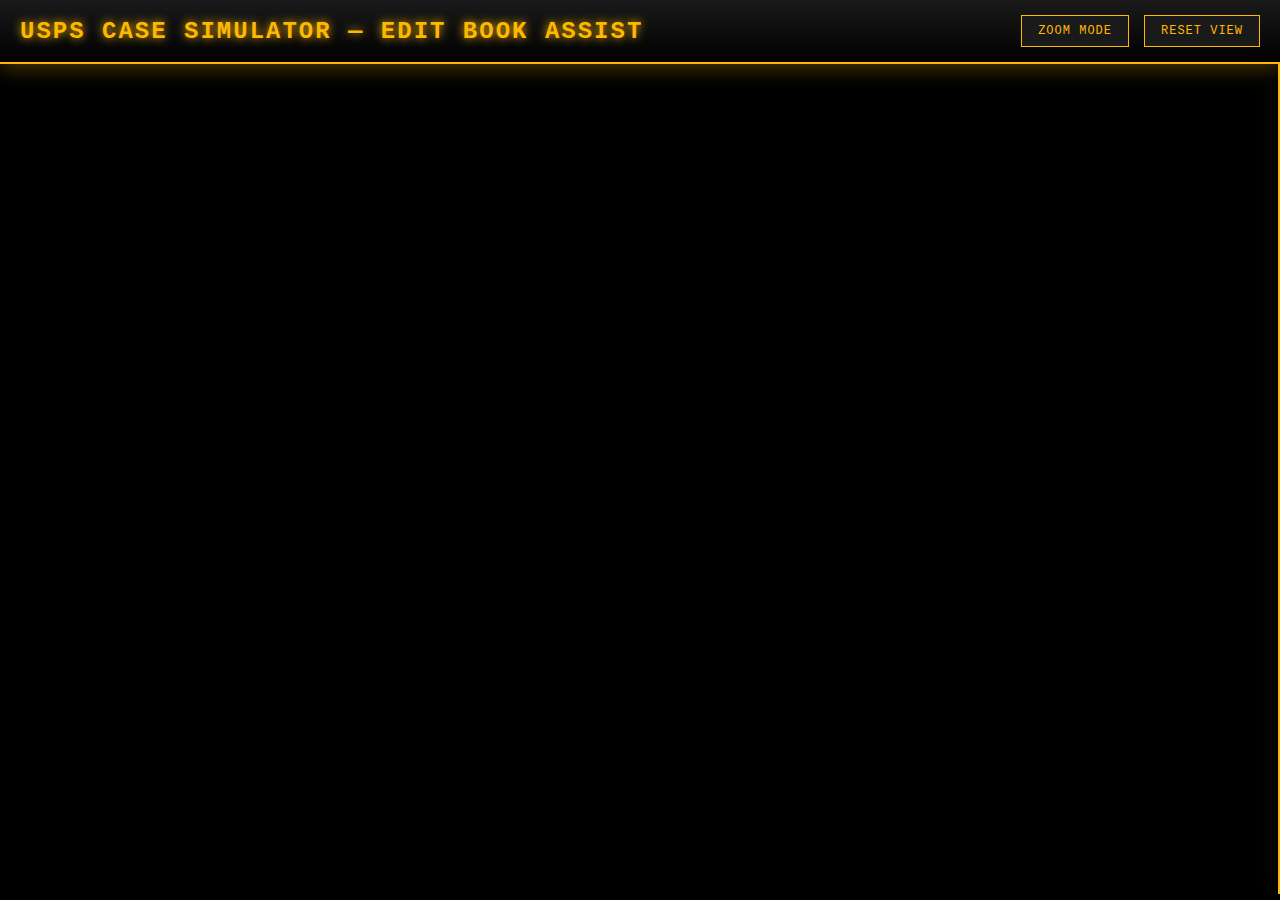
<file: demo-team-a.html>
<!DOCTYPE html>
<html lang="en">
<head>
    <meta charset="UTF-8">
    <meta name="viewport" content="width=device-width, initial-scale=1.0">
    <title>USPS Case Simulator — Edit Book Assist</title>
    <style>
        * {
            margin: 0;
            padding: 0;
            box-sizing: border-box;
        }

        body {
            font-family: 'Courier New', monospace;
            background: #000;
            color: #FFB800;
            overflow: hidden;
        }

        #header {
            background: linear-gradient(180deg, #1a1a1a 0%, #000 100%);
            border-bottom: 2px solid #FFB800;
            padding: 15px 20px;
            display: flex;
            justify-content: space-between;
            align-items: center;
            box-shadow: 0 4px 20px rgba(255, 184, 0, 0.3);
        }

        #header h1 {
            font-size: 24px;
            letter-spacing: 2px;
            text-shadow: 0 0 10px #FFB800;
        }

        #controls {
            display: flex;
            gap: 15px;
        }

        .btn {
            background: #1a1a1a;
            border: 1px solid #FFB800;
            color: #FFB800;
            padding: 8px 16px;
            cursor: pointer;
            font-family: inherit;
            font-size: 12px;
            transition: all 0.3s;
            text-transform: uppercase;
            letter-spacing: 1px;
        }

        .btn:hover {
            background: #FFB800;
            color: #000;
            box-shadow: 0 0 15px #FFB800;
        }

        .btn.active {
            background: #CC9900;
            color: #000;
            box-shadow: 0 0 20px #FFB800;
        }

        #main {
            display: flex;
            height: calc(100vh - 70px);
        }

        #canvas-container {
            flex: 1;
            position: relative;
            overflow: auto;
        }

        #case-canvas {
            display: block;
            cursor: crosshair;
        }

        #sidebar {
            width: 0;
            background: #0a0a0a;
            border-left: 2px solid #FFB800;
            overflow-y: auto;
            transition: width 0.3s;
            box-shadow: -5px 0 20px rgba(255, 184, 0, 0.2);
        }

        #sidebar.open {
            width: 350px;
        }

        .sidebar-content {
            padding: 20px;
            opacity: 0;
            transition: opacity 0.3s;
        }

        #sidebar.open .sidebar-content {
            opacity: 1;
        }

        .sidebar-header {
            font-size: 18px;
            margin-bottom: 20px;
            padding-bottom: 10px;
            border-bottom: 1px solid #FFB800;
            text-shadow: 0 0 8px #FFB800;
        }

        .form-group {
            margin-bottom: 15px;
        }

        .form-group label {
            display: block;
            margin-bottom: 5px;
            font-size: 12px;
            color: #CC9900;
        }

        .form-group input,
        .form-group select {
            width: 100%;
            background: #1a1a1a;
            border: 1px solid #666;
            color: #FFB800;
            padding: 8px;
            font-family: inherit;
            font-size: 14px;
        }

        .form-group input:focus,
        .form-group select:focus {
            outline: none;
            border-color: #FFB800;
            box-shadow: 0 0 10px rgba(255, 184, 0, 0.3);
        }

        .sticker-list {
            margin-top: 10px;
        }

        .sticker-item {
            background: #1a1a1a;
            border: 1px solid #666;
            padding: 10px;
            margin-bottom: 8px;
            cursor: pointer;
            transition: all 0.2s;
        }

        .sticker-item:hover {
            border-color: #FFB800;
            box-shadow: 0 0 8px rgba(255, 184, 0, 0.2);
        }

        .sticker-item.expanded {
            border-color: #FFB800;
        }

        .sticker-header {
            display: flex;
            justify-content: space-between;
            align-items: center;
        }

        .sticker-type {
            font-weight: bold;
            color: #FFB800;
        }

        .sticker-details {
            margin-top: 10px;
            padding-top: 10px;
            border-top: 1px solid #444;
            display: none;
        }

        .sticker-item.expanded .sticker-details {
            display: block;
        }

        .btn-group {
            display: flex;
            gap: 10px;
            margin-top: 20px;
        }

        .btn-small {
            background: #1a1a1a;
            border: 1px solid #FFB800;
            color: #FFB800;
            padding: 6px 12px;
            cursor: pointer;
            font-family: inherit;
            font-size: 11px;
            transition: all 0.2s;
            flex: 1;
        }

        .btn-small:hover {
            background: #FFB800;
            color: #000;
        }

        .context-menu {
            position: absolute;
            background: #1a1a1a;
            border: 2px solid #FFB800;
            box-shadow: 0 0 30px rgba(255, 184, 0, 0.5);
            z-index: 1000;
            display: none;
        }

        .context-menu-item {
            padding: 12px 20px;
            cursor: pointer;
            border-bottom: 1px solid #333;
            transition: all 0.2s;
        }

        .context-menu-item:last-child {
            border-bottom: none;
        }

        .context-menu-item:hover {
            background: #FFB800;
            color: #000;
        }

        .tooltip {
            position: absolute;
            background: rgba(0, 0, 0, 0.9);
            border: 1px solid #FFB800;
            padding: 8px 12px;
            pointer-events: none;
            z-index: 999;
            font-size: 11px;
            box-shadow: 0 0 15px rgba(255, 184, 0, 0.4);
            display: none;
        }

        .color-picker {
            display: flex;
            gap: 8px;
            flex-wrap: wrap;
            margin-top: 5px;
        }

        .color-option {
            width: 30px;
            height: 30px;
            border: 2px solid #666;
            cursor: pointer;
            transition: all 0.2s;
        }

        .color-option:hover,
        .color-option.selected {
            border-color: #FFB800;
            box-shadow: 0 0 10px rgba(255, 184, 0, 0.4);
        }

        .add-sticker-btn {
            width: 100%;
            background: #1a1a1a;
            border: 1px dashed #FFB800;
            color: #FFB800;
            padding: 10px;
            cursor: pointer;
            margin-top: 10px;
            transition: all 0.2s;
        }

        .add-sticker-btn:hover {
            background: #FFB800;
            color: #000;
            border-style: solid;
        }

        @keyframes pulse {
            0%, 100% { opacity: 1; }
            50% { opacity: 0.6; }
        }

        .pulse {
            animation: pulse 2s infinite;
        }
    </style>
</head>
<body>
    <div id="header">
        <h1>USPS CASE SIMULATOR — EDIT BOOK ASSIST</h1>
        <div id="controls">
            <button class="btn" id="zoom-btn">ZOOM MODE</button>
            <button class="btn" id="reset-btn">RESET VIEW</button>
        </div>
    </div>

    <div id="main">
        <div id="canvas-container">
            <canvas id="case-canvas"></canvas>
            <div class="tooltip" id="tooltip"></div>
        </div>
        <div id="sidebar">
            <div class="sidebar-content">
                <div class="sidebar-header">EDIT CELL</div>
                <div class="form-group">
                    <label>ADDRESS NUMBER</label>
                    <input type="text" id="edit-address-num" placeholder="e.g., 1205">
                </div>
                <div class="form-group">
                    <label>STREET NAME</label>
                    <input type="text" id="edit-street" placeholder="e.g., Oak Street">
                </div>
                <div class="form-group">
                    <label>STREET COLOR</label>
                    <div class="color-picker" id="color-picker"></div>
                </div>
                <div class="form-group">
                    <label>CELL WIDTH (INCHES)</label>
                    <input type="number" id="edit-width" min="1" max="10" value="1">
                </div>
                <div class="form-group">
                    <label>STICKERS</label>
                    <div class="sticker-list" id="sticker-list"></div>
                    <button class="add-sticker-btn" id="add-sticker-btn">+ ADD STICKER</button>
                </div>
                <div class="btn-group">
                    <button class="btn-small" id="save-btn">SAVE</button>
                    <button class="btn-small" id="cancel-btn">CANCEL</button>
                </div>
            </div>
        </div>
    </div>

    <div class="context-menu" id="context-menu">
        <div class="context-menu-item" data-action="remove">Remove Equipment</div>
        <div class="context-menu-item" data-action="change">Change Equipment Type</div>
    </div>

    <script>
        // ===== STATE =====
        const state = {
            canvas: null,
            ctx: null,
            zoom: false,
            zoomedShelf: null,
            hoveredWing: null,
            hoveredCell: null,
            selectedCell: null,
            draggedCell: null,
            dragStartX: 0,
            glowIntensity: 0,
            addresses: [],
            wings: [],
            mouseX: 0,
            mouseY: 0,
            scrollX: 0,
            scrollY: 0
        };

        // ===== CONSTANTS =====
        const COLORS = {
            bg: '#000000',
            amber: '#FFB800',
            amberDark: '#CC9900',
            amberLight: '#FFD700',
            green: '#4CAF50',
            blue: '#2196F3',
            red: '#F44336',
            purple: '#9C27B0',
            orange: '#FF9800',
            cyan: '#00BCD4'
        };

        const STREET_COLORS = [
            { name: 'Green', color: '#4CAF50' },
            { name: 'Blue', color: '#2196F3' },
            { name: 'Red', color: '#F44336' },
            { name: 'Purple', color: '#9C27B0' },
            { name: 'Orange', color: '#FF9800' },
            { name: 'Cyan', color: '#00BCD4' },
            { name: 'Yellow', color: '#FFD700' },
            { name: 'Pink', color: '#E91E63' }
        ];

        const STICKER_TYPES = ['HOLD', 'FORWARD', 'TEMP', 'ALERT', 'NOTE'];

        // ===== SAMPLE DATA =====
        const sampleAddresses = [
            { id: 1, number: "101", street: "Main St", color: "#4CAF50", cellWidth: 1, stickers: [] },
            { id: 2, number: "105", street: "Main St", color: "#4CAF50", cellWidth: 1, stickers: [
                { type: "HOLD", expires: "2026-02-15", note: "Vacation hold" }
            ]},
            { id: 3, number: "109", street: "Main St", color: "#4CAF50", cellWidth: 1, stickers: [] },
            { id: 4, number: "113", street: "Main St", color: "#4CAF50", cellWidth: 2, stickers: [] },
            { id: 5, number: "202", street: "Oak Ave", color: "#2196F3", cellWidth: 2, stickers: [] },
            { id: 6, number: "204", street: "Oak Ave", color: "#2196F3", cellWidth: 1, stickers: [
                { type: "FORWARD", expires: "2026-03-01", note: "Forward to 555 Pine St" }
            ]},
            { id: 7, number: "206", street: "Oak Ave", color: "#2196F3", cellWidth: 1, stickers: [] },
            { id: 8, number: "210", street: "Oak Ave", color: "#2196F3", cellWidth: 1, stickers: [] },
            { id: 9, number: "305", street: "Elm Dr", color: "#F44336", cellWidth: 1, stickers: [] },
            { id: 10, number: "307", street: "Elm Dr", color: "#F44336", cellWidth: 2, stickers: [] },
            { id: 11, number: "311", street: "Elm Dr", color: "#F44336", cellWidth: 1, stickers: [] },
            { id: 12, number: "401", street: "Pine Rd", color: "#9C27B0", cellWidth: 1, stickers: [
                { type: "TEMP", expires: "2026-02-05", note: "Leave at door" }
            ]},
            { id: 13, number: "405", street: "Pine Rd", color: "#9C27B0", cellWidth: 1, stickers: [] },
            { id: 14, number: "409", street: "Pine Rd", color: "#9C27B0", cellWidth: 3, stickers: [] },
            { id: 15, number: "501", street: "Maple Ln", color: "#FF9800", cellWidth: 1, stickers: [] },
            { id: 16, number: "505", street: "Maple Ln", color: "#FF9800", cellWidth: 2, stickers: [] },
            { id: 17, number: "509", street: "Maple Ln", color: "#FF9800", cellWidth: 1, stickers: [] },
            { id: 18, number: "513", street: "Maple Ln", color: "#FF9800", cellWidth: 1, stickers: [] },
            { id: 19, number: "601", street: "Cedar Way", color: "#00BCD4", cellWidth: 2, stickers: [] },
            { id: 20, number: "605", street: "Cedar Way", color: "#00BCD4", cellWidth: 1, stickers: [] },
            { id: 21, number: "609", street: "Cedar Way", color: "#00BCD4", cellWidth: 1, stickers: [] },
            { id: 22, number: "701", street: "Birch Ct", color: "#FFD700", cellWidth: 1, stickers: [
                { type: "ALERT", expires: "2026-02-01", note: "Dog on property" }
            ]},
            { id: 23, number: "705", street: "Birch Ct", color: "#FFD700", cellWidth: 2, stickers: [] },
            { id: 24, number: "709", street: "Birch Ct", color: "#FFD700", cellWidth: 1, stickers: [] },
            { id: 25, number: "801", street: "Willow Ave", color: "#E91E63", cellWidth: 1, stickers: [] },
            { id: 26, number: "805", street: "Willow Ave", color: "#E91E63", cellWidth: 1, stickers: [] },
            { id: 27, number: "809", street: "Willow Ave", color: "#E91E63", cellWidth: 2, stickers: [] },
            { id: 28, number: "901", street: "Ash Blvd", color: "#4CAF50", cellWidth: 1, stickers: [] },
            { id: 29, number: "905", street: "Ash Blvd", color: "#4CAF50", cellWidth: 1, stickers: [] },
            { id: 30, number: "909", street: "Ash Blvd", color: "#4CAF50", cellWidth: 1, stickers: [] }
        ];

        // ===== INITIALIZATION =====
        function init() {
            state.canvas = document.getElementById('case-canvas');
            state.ctx = state.canvas.getContext('2d');

            // Load addresses from localStorage or use sample
            const saved = localStorage.getItem('caseAddresses');
            state.addresses = saved ? JSON.parse(saved) : [...sampleAddresses];

            // Create wing configuration (3-wing standard)
            state.wings = [
                { id: 'left', type: '124-D', cells: 240, shelves: 6, x: 50, y: 100, hasDesk: false },
                { id: 'middle', type: '144-D', cells: 240, shelves: 6, x: 550, y: 100, hasDesk: true },
                { id: 'right', type: '124-D', cells: 240, shelves: 6, x: 1050, y: 100, hasDesk: false }
            ];

            resizeCanvas();
            setupEventListeners();
            setupColorPicker();

            requestAnimationFrame(animate);
        }

        function resizeCanvas() {
            const container = document.getElementById('canvas-container');
            state.canvas.width = Math.max(1600, container.clientWidth);
            state.canvas.height = Math.max(900, container.clientHeight);
        }

        function setupColorPicker() {
            const picker = document.getElementById('color-picker');
            STREET_COLORS.forEach(sc => {
                const div = document.createElement('div');
                div.className = 'color-option';
                div.style.backgroundColor = sc.color;
                div.dataset.color = sc.color;
                div.title = sc.name;
                div.onclick = () => {
                    document.querySelectorAll('.color-option').forEach(el => el.classList.remove('selected'));
                    div.classList.add('selected');
                };
                picker.appendChild(div);
            });
        }

        // ===== EVENT LISTENERS =====
        function setupEventListeners() {
            state.canvas.addEventListener('mousemove', handleMouseMove);
            state.canvas.addEventListener('click', handleClick);
            state.canvas.addEventListener('contextmenu', handleRightClick);
            document.getElementById('canvas-container').addEventListener('scroll', handleScroll);

            document.getElementById('zoom-btn').addEventListener('click', toggleZoom);
            document.getElementById('reset-btn').addEventListener('click', resetView);
            document.getElementById('save-btn').addEventListener('click', saveCell);
            document.getElementById('cancel-btn').addEventListener('click', closeSidebar);
            document.getElementById('add-sticker-btn').addEventListener('click', addSticker);

            document.getElementById('context-menu').addEventListener('click', handleContextMenuClick);

            window.addEventListener('resize', resizeCanvas);
            document.addEventListener('click', (e) => {
                if (!e.target.closest('#context-menu')) {
                    hideContextMenu();
                }
            });
        }

        function handleScroll(e) {
            state.scrollX = e.target.scrollLeft;
            state.scrollY = e.target.scrollTop;
        }

        function handleMouseMove(e) {
            const rect = state.canvas.getBoundingClientRect();
            state.mouseX = e.clientX - rect.left + state.scrollX;
            state.mouseY = e.clientY - rect.top + state.scrollY;

            // Check wing hover
            state.hoveredWing = null;
            state.hoveredCell = null;

            if (!state.zoom) {
                for (let wing of state.wings) {
                    const bounds = getWingBounds(wing);
                    if (isPointInRect(state.mouseX, state.mouseY, bounds)) {
                        state.hoveredWing = wing;

                        // Check if hovering over a cell
                        const cell = getCellAtPoint(wing, state.mouseX, state.mouseY);
                        if (cell) {
                            state.hoveredCell = cell;
                            showTooltip(cell);
                        } else {
                            hideTooltip();
                        }
                        break;
                    }
                }
                if (!state.hoveredWing) {
                    hideTooltip();
                }
            } else {
                // Zoom mode - check cells
                const cell = getCellAtPointZoom(state.mouseX, state.mouseY);
                if (cell) {
                    state.hoveredCell = cell;
                    showTooltip(cell);
                } else {
                    state.hoveredCell = null;
                    hideTooltip();
                }
            }
        }

        function handleClick(e) {
            hideContextMenu();

            if (state.hoveredCell && state.hoveredCell.type === 'address') {
                openCellEditor(state.hoveredCell);
            } else if (state.hoveredWing && !state.hoveredCell) {
                // Clicked on wing body (not cell)
                // Would show context menu, but we'll handle that on right-click
            }
        }

        function handleRightClick(e) {
            e.preventDefault();

            if (state.hoveredWing && !state.hoveredCell) {
                showContextMenu(e.clientX, e.clientY, state.hoveredWing);
            }
        }

        function handleContextMenuClick(e) {
            const action = e.target.dataset.action;
            if (action === 'remove') {
                alert('Remove equipment functionality would be implemented here');
            } else if (action === 'change') {
                alert('Change equipment type functionality would be implemented here');
            }
            hideContextMenu();
        }

        function toggleZoom() {
            state.zoom = !state.zoom;
            document.getElementById('zoom-btn').classList.toggle('active', state.zoom);
            if (state.zoom) {
                state.zoomedShelf = 1; // Zoom to shelf 1
            } else {
                state.zoomedShelf = null;
            }
        }

        function resetView() {
            state.zoom = false;
            state.zoomedShelf = null;
            document.getElementById('zoom-btn').classList.remove('active');
            closeSidebar();
        }

        // ===== UI FUNCTIONS =====
        function showContextMenu(x, y, wing) {
            const menu = document.getElementById('context-menu');
            menu.style.left = x + 'px';
            menu.style.top = y + 'px';
            menu.style.display = 'block';
        }

        function hideContextMenu() {
            document.getElementById('context-menu').style.display = 'none';
        }

        function showTooltip(cell) {
            const tooltip = document.getElementById('tooltip');
            if (cell.type === 'address' && cell.address) {
                tooltip.innerHTML = `<strong>${cell.address.number} ${cell.address.street}</strong><br>Width: ${cell.address.cellWidth}"`;
            } else if (cell.type === 'form3982') {
                tooltip.innerHTML = '<strong>Form 3982</strong><br>Special Instructions';
            } else if (cell.type === 'reserved') {
                tooltip.innerHTML = `<strong>${cell.label}</strong><br>Reserved`;
            }
            tooltip.style.left = (state.mouseX + 15) + 'px';
            tooltip.style.top = (state.mouseY + 15) + 'px';
            tooltip.style.display = 'block';
        }

        function hideTooltip() {
            document.getElementById('tooltip').style.display = 'none';
        }

        function openCellEditor(cell) {
            if (!cell.address) return;

            state.selectedCell = cell;
            const addr = cell.address;

            document.getElementById('edit-address-num').value = addr.number || '';
            document.getElementById('edit-street').value = addr.street || '';
            document.getElementById('edit-width').value = addr.cellWidth || 1;

            // Set selected color
            document.querySelectorAll('.color-option').forEach(el => {
                el.classList.toggle('selected', el.dataset.color === addr.color);
            });

            // Render stickers
            renderStickerList(addr.stickers || []);

            document.getElementById('sidebar').classList.add('open');
        }

        function closeSidebar() {
            document.getElementById('sidebar').classList.remove('open');
            state.selectedCell = null;
        }

        function saveCell() {
            if (!state.selectedCell || !state.selectedCell.address) return;

            const addr = state.selectedCell.address;
            addr.number = document.getElementById('edit-address-num').value;
            addr.street = document.getElementById('edit-street').value;
            addr.cellWidth = parseInt(document.getElementById('edit-width').value) || 1;

            const selectedColor = document.querySelector('.color-option.selected');
            if (selectedColor) {
                addr.color = selectedColor.dataset.color;
            }

            // Save to localStorage
            localStorage.setItem('caseAddresses', JSON.stringify(state.addresses));

            closeSidebar();
        }

        function renderStickerList(stickers) {
            const list = document.getElementById('sticker-list');
            list.innerHTML = '';

            stickers.forEach((sticker, idx) => {
                const item = document.createElement('div');
                item.className = 'sticker-item';
                item.innerHTML = `
                    <div class="sticker-header">
                        <span class="sticker-type">${sticker.type}</span>
                        <span style="font-size: 10px; color: #888;">Expires: ${sticker.expires}</span>
                    </div>
                    <div class="sticker-details">
                        <div style="margin-bottom: 8px; color: #ccc;">${sticker.note}</div>
                        <div style="display: flex; gap: 8px;">
                            <button class="btn-small" onclick="editSticker(${idx})">EDIT</button>
                            <button class="btn-small" onclick="removeSticker(${idx})">REMOVE</button>
                        </div>
                    </div>
                `;
                item.onclick = (e) => {
                    if (!e.target.closest('button')) {
                        item.classList.toggle('expanded');
                    }
                };
                list.appendChild(item);
            });
        }

        function addSticker() {
            if (!state.selectedCell || !state.selectedCell.address) return;

            const type = prompt('Sticker type (HOLD, FORWARD, TEMP, ALERT, NOTE):', 'HOLD');
            if (!type) return;

            const expires = prompt('Expires (YYYY-MM-DD):', '2026-03-01');
            const note = prompt('Note:', '');

            state.selectedCell.address.stickers.push({ type, expires, note });
            renderStickerList(state.selectedCell.address.stickers);
        }

        window.editSticker = function(idx) {
            if (!state.selectedCell || !state.selectedCell.address) return;
            const sticker = state.selectedCell.address.stickers[idx];

            const type = prompt('Sticker type:', sticker.type);
            const expires = prompt('Expires (YYYY-MM-DD):', sticker.expires);
            const note = prompt('Note:', sticker.note);

            if (type) sticker.type = type;
            if (expires) sticker.expires = expires;
            if (note !== null) sticker.note = note;

            renderStickerList(state.selectedCell.address.stickers);
        };

        window.removeSticker = function(idx) {
            if (!state.selectedCell || !state.selectedCell.address) return;
            state.selectedCell.address.stickers.splice(idx, 1);
            renderStickerList(state.selectedCell.address.stickers);
        };

        // ===== GEOMETRY HELPERS =====
        function getWingBounds(wing) {
            const cellsPerRow = wing.cells / wing.shelves;
            const cellSize = 10; // px per inch
            const width = cellsPerRow * cellSize;
            const height = 350;
            return { x: wing.x, y: wing.y, width, height };
        }

        function isPointInRect(px, py, rect) {
            return px >= rect.x && px <= rect.x + rect.width &&
                   py >= rect.y && py <= rect.y + rect.height;
        }

        function getCellAtPoint(wing, px, py) {
            const bounds = getWingBounds(wing);
            if (!isPointInRect(px, py, bounds)) return null;

            const shelfHeight = 350 / 6;
            const shelfIdx = 5 - Math.floor((py - bounds.y) / shelfHeight); // Bottom to top (shelf 1-6)
            if (shelfIdx < 0 || shelfIdx > 5) return null;

            const cellsPerRow = wing.cells / wing.shelves;
            const cellWidth = 10; // px per inch

            const cellIdx = Math.floor((px - bounds.x) / cellWidth);
            if (cellIdx < 0 || cellIdx >= cellsPerRow) return null;

            // Determine cell type
            const absoluteCellIdx = cellIdx; // 0-based within this wing's row

            // Check if Form 3982 (first cell)
            if (absoluteCellIdx === 0) {
                return { type: 'form3982', wing, shelf: shelfIdx + 1, cellIdx };
            }

            // Check if reserved (shelf 1, last 8 cells, only on right wing)
            if (shelfIdx === 0 && wing.id === 'right') {
                const cellsPerRow = wing.cells / wing.shelves;
                if (absoluteCellIdx >= cellsPerRow - 8) {
                    const reservedLabels = ['MACH', 'NON-MACH', 'NON-MACH', 'UTF', 'IA', 'NSN', 'ANK', 'OTHER'];
                    const reservedIdx = absoluteCellIdx - (cellsPerRow - 8);
                    return { type: 'reserved', label: reservedLabels[reservedIdx], wing, shelf: 1, cellIdx };
                }
            }

            // Address cell - find which address
            const address = getAddressForCell(wing, shelfIdx + 1, absoluteCellIdx);
            return { type: 'address', address, wing, shelf: shelfIdx + 1, cellIdx };
        }

        function getCellAtPointZoom(px, py) {
            // Simplified for demo - would expand in zoom mode
            return null;
        }

        function getAddressForCell(wing, shelf, cellIdx) {
            // Simple linear distribution for demo
            // In real app, would calculate based on delivery sequence
            const index = (shelf - 1) * 5 + Math.floor(cellIdx / 8);
            return state.addresses[index % state.addresses.length];
        }

        // ===== RENDERING =====
        function animate() {
            draw();
            requestAnimationFrame(animate);
        }

        function draw() {
            const ctx = state.ctx;

            // Clear
            ctx.fillStyle = COLORS.bg;
            ctx.fillRect(0, 0, state.canvas.width, state.canvas.height);

            if (!state.zoom) {
                drawNormalView(ctx);
            } else {
                drawZoomView(ctx);
            }
        }

        function drawNormalView(ctx) {
            // Draw wings
            state.wings.forEach(wing => {
                drawWing(ctx, wing);
            });
        }

        function drawWing(ctx, wing) {
            const bounds = getWingBounds(wing);
            const isHovered = state.hoveredWing === wing;

            // Animate glow
            if (isHovered) {
                state.glowIntensity = Math.min(1, state.glowIntensity + 0.1);
            } else {
                state.glowIntensity = Math.max(0, state.glowIntensity - 0.1);
            }

            // Draw glow
            if (state.glowIntensity > 0) {
                ctx.shadowBlur = 20 * state.glowIntensity;
                ctx.shadowColor = COLORS.amber;
            }

            // Wing outline
            ctx.strokeStyle = isHovered ? COLORS.amberLight : COLORS.amber;
            ctx.lineWidth = 2;
            ctx.strokeRect(bounds.x, bounds.y, bounds.width, bounds.height);

            // Wing label
            ctx.fillStyle = COLORS.amber;
            ctx.font = 'bold 14px Courier New';
            ctx.textAlign = 'center';
            ctx.fillText(`${wing.type}${wing.hasDesk ? ' (DESK)' : ''}`,
                         bounds.x + bounds.width / 2, bounds.y - 10);

            ctx.shadowBlur = 0;

            // Draw shelves
            const shelfHeight = 350 / 6;
            for (let i = 0; i < 6; i++) {
                const shelfY = bounds.y + (5 - i) * shelfHeight; // Bottom to top
                const shelfNum = i + 1;

                // Shelf divider
                ctx.strokeStyle = COLORS.amberDark;
                ctx.lineWidth = 1;
                ctx.beginPath();
                ctx.moveTo(bounds.x, shelfY);
                ctx.lineTo(bounds.x + bounds.width, shelfY);
                ctx.stroke();

                // Shelf label
                ctx.fillStyle = COLORS.amberDark;
                ctx.font = '10px Courier New';
                ctx.textAlign = 'left';
                ctx.fillText(`${shelfNum}`, bounds.x - 20, shelfY + shelfHeight / 2);

                // Draw cells
                drawShelfCells(ctx, wing, shelfNum, bounds.x, shelfY, bounds.width, shelfHeight);
            }
        }

        function drawShelfCells(ctx, wing, shelf, x, y, width, height) {
            const cellsPerRow = wing.cells / wing.shelves;
            const cellWidth = width / cellsPerRow;

            for (let i = 0; i < cellsPerRow; i++) {
                const cellX = x + i * cellWidth;

                // Determine cell type
                let cellColor = COLORS.amberDark;
                let fillCell = false;

                // Form 3982 (first cell)
                if (i === 0) {
                    cellColor = COLORS.amber;
                    fillCell = true;
                    ctx.fillStyle = 'rgba(255, 184, 0, 0.2)';
                    ctx.fillRect(cellX, y, cellWidth, height);
                }
                // Reserved cells (shelf 1, last 8, right wing only)
                else if (shelf === 1 && wing.id === 'right' && i >= cellsPerRow - 8) {
                    cellColor = COLORS.orange;
                    fillCell = true;
                    ctx.fillStyle = 'rgba(255, 152, 0, 0.2)';
                    ctx.fillRect(cellX, y, cellWidth, height);
                }
                // Address cells
                else {
                    const addr = getAddressForCell(wing, shelf, i);
                    if (addr) {
                        cellColor = addr.color;
                        ctx.fillStyle = addr.color + '20'; // 20 = alpha
                        ctx.fillRect(cellX, y, cellWidth * addr.cellWidth, height);

                        // Draw stickers
                        if (addr.stickers && addr.stickers.length > 0) {
                            addr.stickers.forEach((sticker, idx) => {
                                const stickerX = cellX + 2 + idx * 6;
                                const stickerY = y + 2;
                                ctx.fillStyle = getStickerColor(sticker.type);
                                ctx.beginPath();
                                ctx.arc(stickerX, stickerY, 3, 0, Math.PI * 2);
                                ctx.fill();
                            });
                        }

                        // Draw address text (if cell is big enough)
                        if (cellWidth > 15) {
                            ctx.fillStyle = COLORS.amber;
                            ctx.font = '8px Courier New';
                            ctx.textAlign = 'left';
                            ctx.fillText(addr.number, cellX + 2, y + height - 4);
                        }
                    }
                }

                // Cell border
                ctx.strokeStyle = cellColor;
                ctx.lineWidth = 0.5;
                ctx.strokeRect(cellX, y, cellWidth, height);
            }
        }

        function drawZoomView(ctx) {
            // Zoomed view of a single shelf
            const shelf = state.zoomedShelf || 1;

            ctx.fillStyle = COLORS.amber;
            ctx.font = 'bold 20px Courier New';
            ctx.textAlign = 'center';
            ctx.fillText(`SHELF ${shelf} - ZOOM MODE`, state.canvas.width / 2, 50);

            const startY = 100;
            const cellHeight = 80;
            const cellWidth = 60;

            // Draw all wings' cells for this shelf
            let x = 50;
            state.wings.forEach(wing => {
                const cellsPerRow = wing.cells / wing.shelves;

                ctx.fillStyle = COLORS.amber;
                ctx.font = '12px Courier New';
                ctx.textAlign = 'left';
                ctx.fillText(`${wing.type}`, x, startY - 10);

                for (let i = 0; i < Math.min(cellsPerRow, 20); i++) { // Limit to first 20 for display
                    const cellX = x + i * cellWidth;

                    // Get address
                    const addr = getAddressForCell(wing, shelf, i);

                    // Draw cell
                    if (addr) {
                        ctx.fillStyle = addr.color + '40';
                        ctx.fillRect(cellX, startY, cellWidth * addr.cellWidth, cellHeight);

                        ctx.strokeStyle = addr.color;
                        ctx.lineWidth = 2;
                        ctx.strokeRect(cellX, startY, cellWidth * addr.cellWidth, cellHeight);

                        // Address text
                        ctx.fillStyle = COLORS.amber;
                        ctx.font = 'bold 14px Courier New';
                        ctx.textAlign = 'center';
                        ctx.fillText(addr.number, cellX + (cellWidth * addr.cellWidth) / 2, startY + 30);

                        ctx.font = '11px Courier New';
                        ctx.fillText(addr.street, cellX + (cellWidth * addr.cellWidth) / 2, startY + 50);

                        // Stickers
                        if (addr.stickers && addr.stickers.length > 0) {
                            addr.stickers.forEach((sticker, idx) => {
                                const stickerX = cellX + 5 + idx * 12;
                                const stickerY = startY + 5;
                                ctx.fillStyle = getStickerColor(sticker.type);
                                ctx.beginPath();
                                ctx.arc(stickerX, stickerY, 5, 0, Math.PI * 2);
                                ctx.fill();
                            });
                        }
                    } else {
                        ctx.strokeStyle = COLORS.amberDark;
                        ctx.lineWidth = 1;
                        ctx.strokeRect(cellX, startY, cellWidth, cellHeight);
                    }
                }

                x += cellsPerRow * cellWidth + 50;
                if (x > state.canvas.width - 100) break; // Don't overflow
            });

            // Instructions
            ctx.fillStyle = COLORS.amber;
            ctx.font = '12px Courier New';
            ctx.textAlign = 'center';
            ctx.fillText('Click cells to edit | Drag cell edges to resize (demo)', state.canvas.width / 2, state.canvas.height - 30);
        }

        function getStickerColor(type) {
            const colors = {
                'HOLD': '#FF9800',
                'FORWARD': '#2196F3',
                'TEMP': '#9C27B0',
                'ALERT': '#F44336',
                'NOTE': '#4CAF50'
            };
            return colors[type] || '#FFB800';
        }

        // ===== START =====
        window.addEventListener('DOMContentLoaded', init);
    </script>
</body>
</html>
</file>
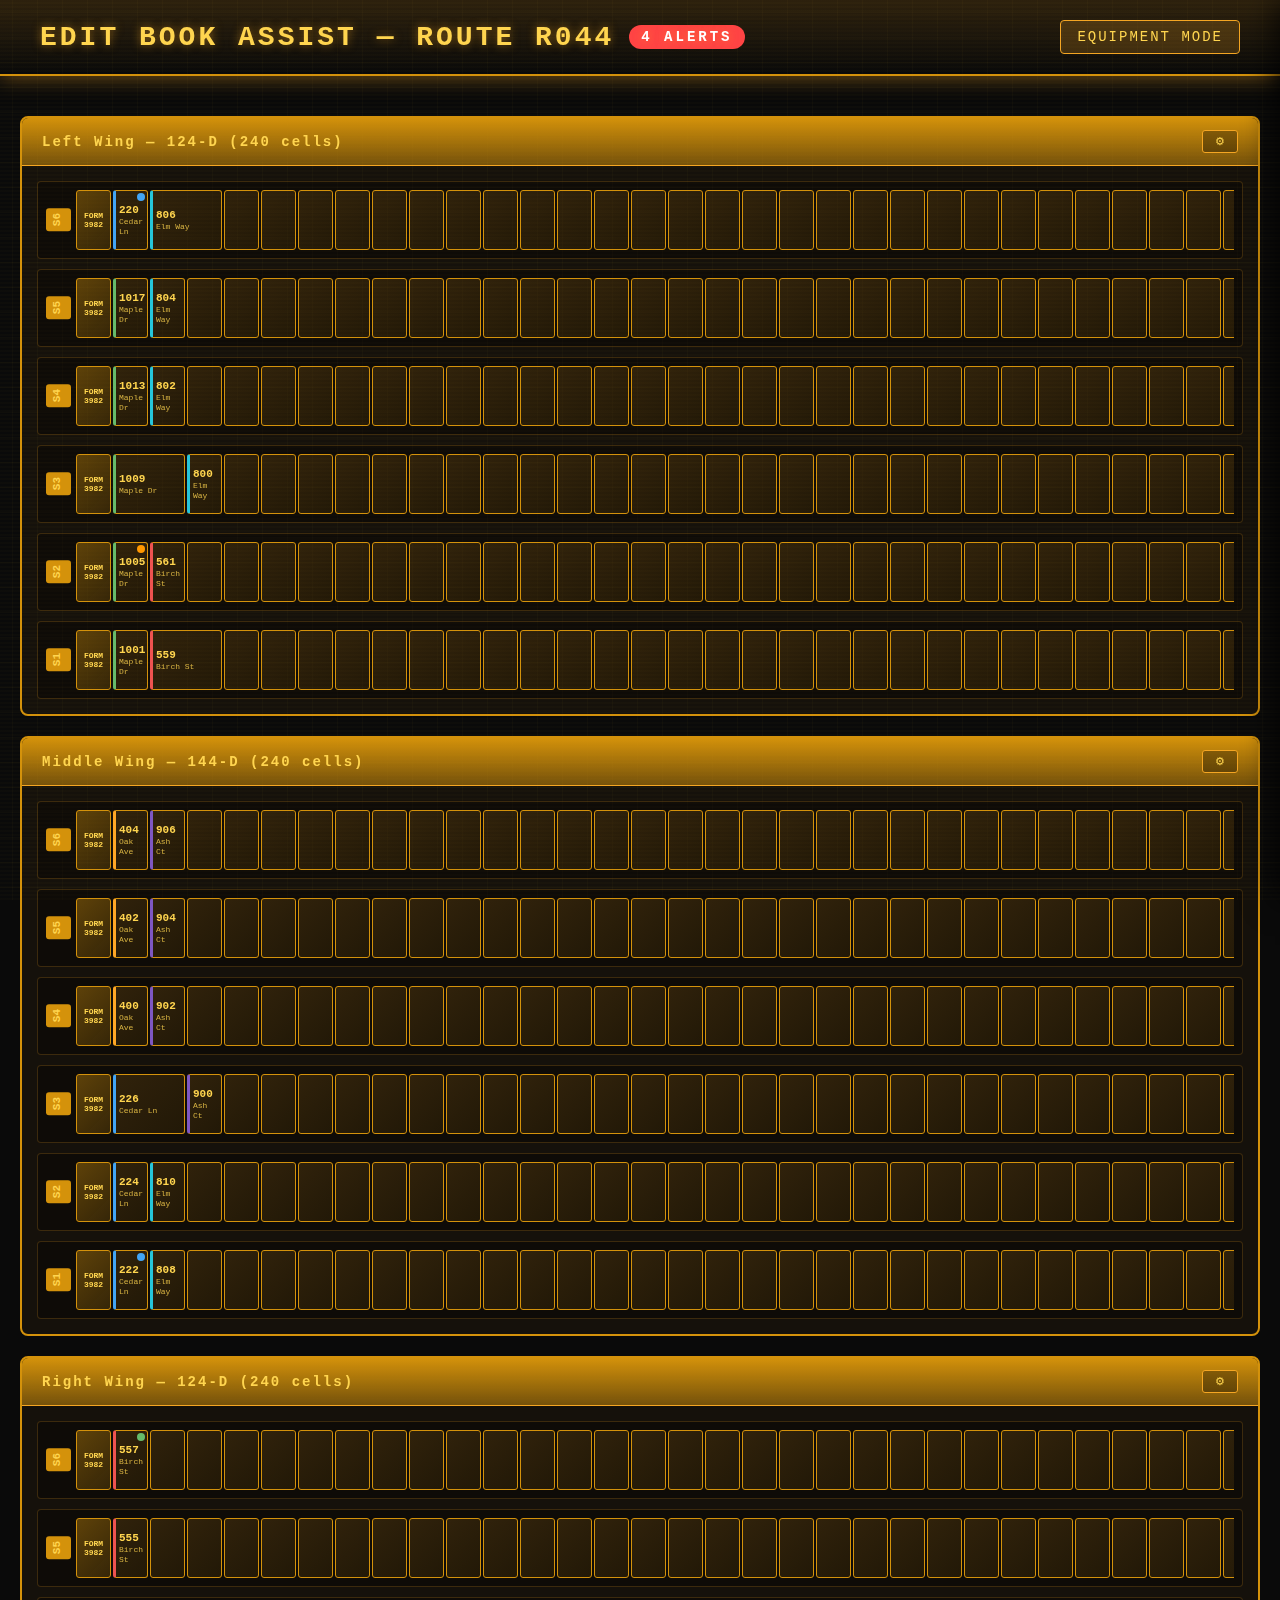
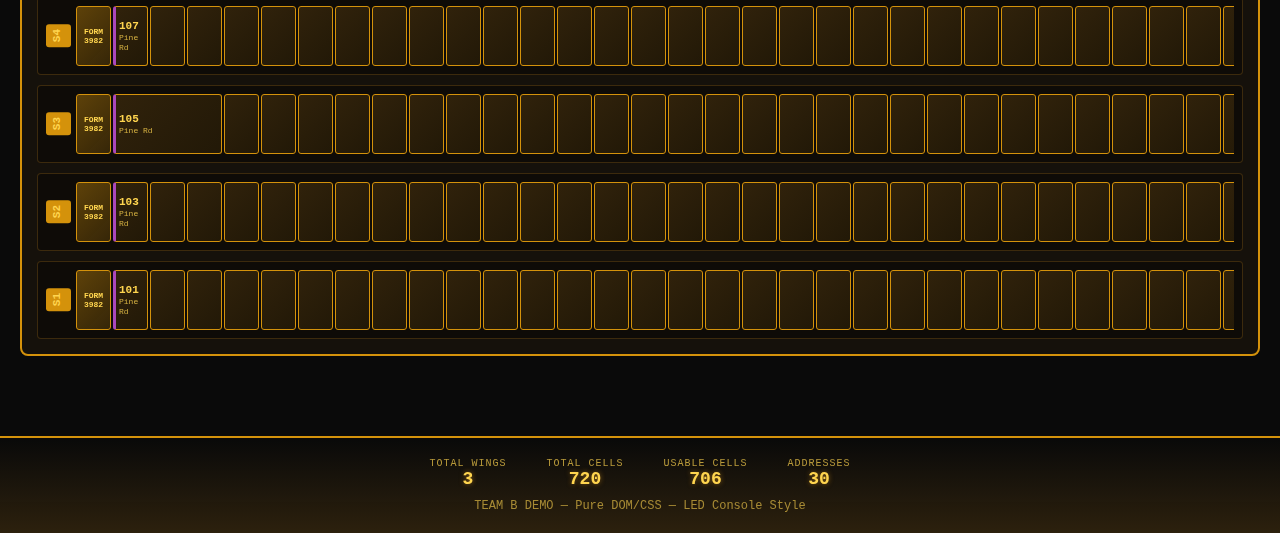
<file: demo-team-b.html>
<!DOCTYPE html>
<html lang="en">
<head>
    <meta charset="UTF-8">
    <meta name="viewport" content="width=device-width, initial-scale=1.0">
    <title>EDIT BOOK ASSIST - Route R044 - Team B Demo</title>
    <style>
        :root {
            --bg-black: #0a0a0a;
            --amber-primary: #F5A623;
            --amber-bright: #FFD54F;
            --amber-dark: #D4920B;
            --amber-glow: rgba(245, 166, 35, 0.5);
            --text-amber: #FFD54F;
            --grid-line: rgba(255, 213, 79, 0.1);
            --reserved-amber: #FF8C42;
            --alert-red: #FF4444;
            --sticker-blue: #42A5F5;
            --sticker-orange: #FF9800;
            --sticker-red: #F44336;
            --sticker-green: #66BB6A;
        }

        * {
            margin: 0;
            padding: 0;
            box-sizing: border-box;
        }

        body {
            font-family: 'Courier New', monospace;
            background: var(--bg-black);
            color: var(--text-amber);
            overflow-x: hidden;
            position: relative;
        }

        /* LED Grid Background */
        body::before {
            content: '';
            position: fixed;
            top: 0;
            left: 0;
            width: 100%;
            height: 100%;
            background-image:
                linear-gradient(0deg, transparent 24%, var(--grid-line) 25%, var(--grid-line) 26%, transparent 27%, transparent 74%, var(--grid-line) 75%, var(--grid-line) 76%, transparent 77%, transparent),
                linear-gradient(90deg, transparent 24%, var(--grid-line) 25%, var(--grid-line) 26%, transparent 27%, transparent 74%, var(--grid-line) 75%, var(--grid-line) 76%, transparent 77%, transparent);
            background-size: 50px 50px;
            pointer-events: none;
            z-index: 0;
            opacity: 0.3;
        }

        /* Scanline effect */
        body::after {
            content: '';
            position: fixed;
            top: 0;
            left: 0;
            width: 100%;
            height: 100%;
            background: linear-gradient(
                to bottom,
                transparent 50%,
                rgba(255, 213, 79, 0.02) 50%
            );
            background-size: 100% 4px;
            pointer-events: none;
            z-index: 1;
            animation: scanline 8s linear infinite;
        }

        @keyframes scanline {
            0% { transform: translateY(0); }
            100% { transform: translateY(100vh); }
        }

        .app-container {
            position: relative;
            z-index: 2;
            min-height: 100vh;
            display: flex;
            flex-direction: column;
        }

        /* Header */
        header {
            background: linear-gradient(180deg, rgba(245, 166, 35, 0.15) 0%, transparent 100%);
            border-bottom: 2px solid var(--amber-dark);
            padding: 20px 40px;
            box-shadow: 0 0 20px var(--amber-glow);
        }

        .header-content {
            display: flex;
            justify-content: space-between;
            align-items: center;
            max-width: 1800px;
            margin: 0 auto;
        }

        h1 {
            font-size: 28px;
            letter-spacing: 3px;
            text-shadow: 0 0 10px var(--amber-glow);
            display: flex;
            align-items: center;
            gap: 15px;
        }

        .alert-badge {
            background: var(--alert-red);
            color: white;
            padding: 4px 12px;
            border-radius: 12px;
            font-size: 14px;
            animation: pulse-alert 2s infinite;
        }

        @keyframes pulse-alert {
            0%, 100% { opacity: 1; box-shadow: 0 0 5px var(--alert-red); }
            50% { opacity: 0.7; box-shadow: 0 0 15px var(--alert-red); }
        }

        .mode-indicator {
            font-size: 14px;
            padding: 8px 16px;
            background: rgba(245, 166, 35, 0.2);
            border: 1px solid var(--amber-primary);
            border-radius: 4px;
            text-transform: uppercase;
            letter-spacing: 2px;
        }

        /* Main Content */
        main {
            flex: 1;
            padding: 40px 20px;
            max-width: 1800px;
            margin: 0 auto;
            width: 100%;
        }

        /* Case Container - U-Shape Layout */
        .case-container {
            display: grid;
            grid-template-columns: 1fr 1fr 1fr;
            grid-template-rows: auto auto;
            gap: 30px;
            margin-bottom: 40px;
        }

        .wing {
            border: 2px solid var(--amber-dark);
            background: rgba(245, 166, 35, 0.05);
            border-radius: 8px;
            overflow: hidden;
            transition: all 0.3s ease;
            cursor: pointer;
            position: relative;
        }

        .wing:hover {
            box-shadow: 0 0 30px var(--amber-glow), inset 0 0 20px rgba(245, 166, 35, 0.1);
            border-color: var(--amber-bright);
        }

        .wing-header {
            background: linear-gradient(180deg, var(--amber-dark) 0%, rgba(212, 146, 11, 0.5) 100%);
            padding: 12px 20px;
            font-size: 14px;
            font-weight: bold;
            letter-spacing: 2px;
            display: flex;
            justify-content: space-between;
            align-items: center;
            border-bottom: 1px solid var(--amber-primary);
        }

        .wing-menu-btn {
            background: rgba(0, 0, 0, 0.3);
            border: 1px solid var(--amber-primary);
            color: var(--text-amber);
            padding: 4px 12px;
            border-radius: 3px;
            cursor: pointer;
            font-size: 11px;
            transition: all 0.2s;
        }

        .wing-menu-btn:hover {
            background: var(--amber-primary);
            color: black;
        }

        .left-wing {
            grid-column: 1;
            grid-row: 1;
        }

        .middle-wing {
            grid-column: 2;
            grid-row: 1;
        }

        .right-wing {
            grid-column: 3;
            grid-row: 1;
        }

        /* Shelves */
        .shelves-container {
            padding: 15px;
            display: flex;
            flex-direction: column-reverse; /* Shelf 1 at bottom */
            gap: 10px;
        }

        .shelf {
            display: flex;
            gap: 5px;
            align-items: center;
            padding: 8px;
            background: rgba(0, 0, 0, 0.3);
            border-radius: 4px;
            border: 1px solid rgba(245, 166, 35, 0.2);
            position: relative;
        }

        .shelf-label {
            writing-mode: vertical-rl;
            transform: rotate(180deg);
            font-size: 11px;
            padding: 5px;
            background: var(--amber-dark);
            border-radius: 3px;
            min-width: 25px;
            text-align: center;
            font-weight: bold;
            cursor: pointer;
            transition: all 0.2s;
        }

        .shelf-label:hover {
            background: var(--amber-bright);
            color: black;
            box-shadow: 0 0 10px var(--amber-glow);
        }

        .shelf-cells {
            display: flex;
            gap: 2px;
            flex: 1;
            overflow-x: auto;
            scrollbar-width: thin;
            scrollbar-color: var(--amber-dark) transparent;
        }

        /* Cell Styling */
        .cell {
            min-width: 35px;
            height: 60px;
            background: linear-gradient(135deg, rgba(245, 166, 35, 0.15) 0%, rgba(212, 146, 11, 0.1) 100%);
            border: 1px solid var(--amber-dark);
            border-radius: 3px;
            cursor: pointer;
            transition: all 0.2s;
            position: relative;
            display: flex;
            flex-direction: column;
            justify-content: center;
            padding: 3px;
            overflow: hidden;
        }

        .cell:hover {
            box-shadow: 0 0 15px var(--amber-glow);
            border-color: var(--amber-bright);
            transform: translateY(-2px);
        }

        .cell.reserved {
            background: linear-gradient(135deg, rgba(255, 140, 66, 0.3) 0%, rgba(255, 140, 66, 0.15) 100%);
            border-color: var(--reserved-amber);
        }

        .cell.form3982 {
            background: linear-gradient(135deg, rgba(212, 146, 11, 0.4) 0%, rgba(212, 146, 11, 0.2) 100%);
            font-size: 8px;
            text-align: center;
            font-weight: bold;
        }

        .cell.address {
            border-left: 3px solid transparent;
        }

        .cell.has-alert {
            animation: pulse-cell 2s infinite;
        }

        @keyframes pulse-cell {
            0%, 100% {
                border-color: var(--amber-dark);
                box-shadow: 0 0 5px rgba(245, 166, 35, 0.3);
            }
            50% {
                border-color: var(--alert-red);
                box-shadow: 0 0 20px rgba(255, 68, 68, 0.6);
            }
        }

        .cell-address-num {
            font-size: 11px;
            font-weight: bold;
            line-height: 1.2;
            color: var(--amber-bright);
        }

        .cell-street-name {
            font-size: 8px;
            line-height: 1.2;
            color: var(--text-amber);
            opacity: 0.8;
        }

        .cell-stickers {
            position: absolute;
            top: 2px;
            right: 2px;
            display: flex;
            gap: 2px;
        }

        .sticker {
            width: 8px;
            height: 8px;
            border-radius: 50%;
            cursor: pointer;
            transition: all 0.2s;
        }

        .sticker:hover {
            transform: scale(1.5);
            box-shadow: 0 0 8px currentColor;
        }

        .sticker.FWD { background: var(--sticker-blue); }
        .sticker.HOLD { background: var(--sticker-orange); }
        .sticker.VAC { background: var(--sticker-green); }
        .sticker.DEC { background: var(--sticker-red); }
        .sticker.ALERT { background: var(--alert-red); }

        .sticker.expired {
            animation: glow-red 1.5s infinite;
        }

        @keyframes glow-red {
            0%, 100% { box-shadow: 0 0 5px var(--alert-red); }
            50% { box-shadow: 0 0 15px var(--alert-red), 0 0 25px var(--alert-red); }
        }

        .reserved-label {
            font-size: 7px;
            text-align: center;
            font-weight: bold;
            line-height: 1.1;
            color: var(--reserved-amber);
        }

        /* Edit Panel */
        .edit-panel {
            position: fixed;
            right: -450px;
            top: 0;
            width: 450px;
            height: 100vh;
            background: linear-gradient(135deg, rgba(10, 10, 10, 0.98) 0%, rgba(30, 30, 30, 0.98) 100%);
            border-left: 3px solid var(--amber-primary);
            box-shadow: -5px 0 30px rgba(0, 0, 0, 0.8);
            transition: right 0.4s cubic-bezier(0.68, -0.55, 0.265, 1.55);
            z-index: 1000;
            overflow-y: auto;
            padding: 30px;
        }

        .edit-panel.open {
            right: 0;
        }

        .edit-panel h2 {
            font-size: 20px;
            margin-bottom: 25px;
            text-shadow: 0 0 10px var(--amber-glow);
            letter-spacing: 2px;
            border-bottom: 2px solid var(--amber-dark);
            padding-bottom: 10px;
        }

        .form-group {
            margin-bottom: 20px;
        }

        .form-group label {
            display: block;
            margin-bottom: 8px;
            font-size: 12px;
            text-transform: uppercase;
            letter-spacing: 1px;
            opacity: 0.9;
        }

        .form-group input {
            width: 100%;
            padding: 10px;
            background: rgba(0, 0, 0, 0.5);
            border: 1px solid var(--amber-dark);
            border-radius: 4px;
            color: var(--text-amber);
            font-family: 'Courier New', monospace;
            font-size: 14px;
            transition: all 0.3s;
        }

        .form-group input:focus {
            outline: none;
            border-color: var(--amber-bright);
            box-shadow: 0 0 10px var(--amber-glow);
        }

        .color-swatches {
            display: grid;
            grid-template-columns: repeat(6, 1fr);
            gap: 10px;
            margin-top: 10px;
        }

        .color-swatch {
            width: 100%;
            height: 40px;
            border-radius: 4px;
            cursor: pointer;
            border: 2px solid transparent;
            transition: all 0.2s;
        }

        .color-swatch:hover {
            transform: scale(1.1);
            box-shadow: 0 0 15px currentColor;
        }

        .color-swatch.selected {
            border-color: var(--amber-bright);
            box-shadow: 0 0 15px var(--amber-bright);
        }

        .cell-preview {
            background: rgba(0, 0, 0, 0.5);
            border: 2px solid var(--amber-dark);
            border-radius: 4px;
            padding: 20px;
            margin: 20px 0;
            text-align: center;
        }

        .cell-preview-inner {
            display: inline-block;
            min-width: 80px;
            height: 120px;
            background: linear-gradient(135deg, rgba(245, 166, 35, 0.15) 0%, rgba(212, 146, 11, 0.1) 100%);
            border: 2px solid var(--amber-dark);
            border-radius: 4px;
            border-left-width: 6px;
            padding: 10px;
            position: relative;
        }

        .stickers-list {
            margin-top: 15px;
        }

        .sticker-item {
            background: rgba(0, 0, 0, 0.3);
            border: 1px solid var(--amber-dark);
            border-radius: 4px;
            padding: 10px;
            margin-bottom: 10px;
            display: flex;
            justify-content: space-between;
            align-items: center;
        }

        .sticker-info {
            flex: 1;
        }

        .sticker-type {
            font-weight: bold;
            font-size: 12px;
            margin-bottom: 4px;
        }

        .sticker-details {
            font-size: 10px;
            opacity: 0.7;
        }

        .btn {
            background: var(--amber-dark);
            color: black;
            border: none;
            padding: 10px 20px;
            border-radius: 4px;
            cursor: pointer;
            font-family: 'Courier New', monospace;
            font-size: 12px;
            font-weight: bold;
            text-transform: uppercase;
            letter-spacing: 1px;
            transition: all 0.3s;
            margin-right: 10px;
        }

        .btn:hover {
            background: var(--amber-bright);
            box-shadow: 0 0 15px var(--amber-glow);
            transform: translateY(-2px);
        }

        .btn-secondary {
            background: rgba(245, 166, 35, 0.2);
            color: var(--text-amber);
            border: 1px solid var(--amber-dark);
        }

        .btn-danger {
            background: var(--alert-red);
            color: white;
        }

        .btn-small {
            padding: 5px 10px;
            font-size: 10px;
        }

        .action-buttons {
            margin-top: 30px;
            padding-top: 20px;
            border-top: 2px solid var(--amber-dark);
            display: flex;
            gap: 10px;
        }

        /* Footer */
        footer {
            background: linear-gradient(0deg, rgba(245, 166, 35, 0.15) 0%, transparent 100%);
            border-top: 2px solid var(--amber-dark);
            padding: 20px 40px;
            font-size: 12px;
            text-align: center;
        }

        .footer-stats {
            display: flex;
            justify-content: center;
            gap: 40px;
            margin-bottom: 10px;
        }

        .stat {
            display: flex;
            flex-direction: column;
            align-items: center;
        }

        .stat-label {
            opacity: 0.7;
            font-size: 10px;
            text-transform: uppercase;
            letter-spacing: 1px;
        }

        .stat-value {
            font-size: 18px;
            font-weight: bold;
            color: var(--amber-bright);
            text-shadow: 0 0 5px var(--amber-glow);
        }

        /* Popover for sticker details */
        .popover {
            position: absolute;
            background: rgba(10, 10, 10, 0.98);
            border: 2px solid var(--amber-primary);
            border-radius: 6px;
            padding: 15px;
            min-width: 200px;
            z-index: 2000;
            box-shadow: 0 5px 25px rgba(0, 0, 0, 0.8), 0 0 20px var(--amber-glow);
            display: none;
        }

        .popover.show {
            display: block;
        }

        .popover h3 {
            font-size: 14px;
            margin-bottom: 10px;
            color: var(--amber-bright);
        }

        .popover p {
            font-size: 11px;
            margin-bottom: 8px;
            line-height: 1.4;
        }

        .popover-actions {
            margin-top: 12px;
            padding-top: 12px;
            border-top: 1px solid var(--amber-dark);
            display: flex;
            gap: 8px;
        }

        /* Context Menu */
        .context-menu {
            position: absolute;
            background: rgba(10, 10, 10, 0.98);
            border: 2px solid var(--amber-primary);
            border-radius: 6px;
            box-shadow: 0 5px 25px rgba(0, 0, 0, 0.8), 0 0 20px var(--amber-glow);
            z-index: 2000;
            display: none;
        }

        .context-menu.show {
            display: block;
        }

        .context-menu-item {
            padding: 12px 20px;
            cursor: pointer;
            transition: all 0.2s;
            font-size: 12px;
            border-bottom: 1px solid rgba(245, 166, 35, 0.2);
        }

        .context-menu-item:last-child {
            border-bottom: none;
        }

        .context-menu-item:hover {
            background: var(--amber-dark);
            color: black;
        }

        /* Breadcrumb */
        .breadcrumb {
            padding: 15px 40px;
            background: rgba(245, 166, 35, 0.1);
            border-bottom: 1px solid var(--amber-dark);
            font-size: 12px;
            display: none;
        }

        .breadcrumb.show {
            display: block;
        }

        .breadcrumb a {
            color: var(--amber-bright);
            text-decoration: none;
            cursor: pointer;
            transition: all 0.2s;
        }

        .breadcrumb a:hover {
            text-shadow: 0 0 10px var(--amber-glow);
        }

        /* Responsive */
        @media (max-width: 1400px) {
            .case-container {
                grid-template-columns: 1fr;
                gap: 20px;
            }

            .left-wing, .middle-wing, .right-wing {
                grid-column: 1;
                grid-row: auto;
            }
        }

        /* Width modifiers for cells */
        .cell.w-2 { min-width: 72px; }
        .cell.w-3 { min-width: 109px; }
        .cell.w-4 { min-width: 146px; }

        /* Add sticker form */
        .add-sticker-form {
            background: rgba(0, 0, 0, 0.3);
            border: 1px solid var(--amber-dark);
            border-radius: 4px;
            padding: 15px;
            margin-top: 15px;
        }

        .add-sticker-form select {
            width: 100%;
            padding: 8px;
            background: rgba(0, 0, 0, 0.5);
            border: 1px solid var(--amber-dark);
            border-radius: 4px;
            color: var(--text-amber);
            font-family: 'Courier New', monospace;
            margin-bottom: 10px;
        }

        .close-btn {
            position: absolute;
            top: 20px;
            right: 20px;
            background: transparent;
            border: none;
            color: var(--text-amber);
            font-size: 24px;
            cursor: pointer;
            transition: all 0.2s;
        }

        .close-btn:hover {
            color: var(--amber-bright);
            text-shadow: 0 0 10px var(--amber-glow);
        }
    </style>
</head>
<body>
    <div class="app-container">
        <header>
            <div class="header-content">
                <h1>
                    EDIT BOOK ASSIST — ROUTE R044
                    <span class="alert-badge" id="alertBadge">2 ALERTS</span>
                </h1>
                <div class="mode-indicator" id="modeIndicator">EQUIPMENT MODE</div>
            </div>
        </header>

        <div class="breadcrumb" id="breadcrumb">
            <a onclick="exitZoom()">← Full Case</a>
        </div>

        <main>
            <div class="case-container" id="caseContainer">
                <!-- Wings will be rendered by JavaScript -->
            </div>
        </main>

        <footer>
            <div class="footer-stats">
                <div class="stat">
                    <span class="stat-label">Total Wings</span>
                    <span class="stat-value">3</span>
                </div>
                <div class="stat">
                    <span class="stat-label">Total Cells</span>
                    <span class="stat-value" id="totalCells">720</span>
                </div>
                <div class="stat">
                    <span class="stat-label">Usable Cells</span>
                    <span class="stat-value" id="usableCells">706</span>
                </div>
                <div class="stat">
                    <span class="stat-label">Addresses</span>
                    <span class="stat-value" id="addressCount">0</span>
                </div>
            </div>
            <div style="opacity: 0.6; margin-top: 10px;">
                TEAM B DEMO — Pure DOM/CSS — LED Console Style
            </div>
        </footer>

        <!-- Edit Panel -->
        <div class="edit-panel" id="editPanel">
            <button class="close-btn" onclick="closeEditPanel()">×</button>
            <h2>EDIT ADDRESS</h2>

            <div class="form-group">
                <label>Address Number</label>
                <input type="text" id="editAddressNum" placeholder="e.g. 1001">
            </div>

            <div class="form-group">
                <label>Street Name</label>
                <input type="text" id="editStreetName" placeholder="e.g. Maple Dr">
            </div>

            <div class="form-group">
                <label>Street Color</label>
                <div class="color-swatches" id="colorSwatches">
                    <!-- Colors will be added by JS -->
                </div>
            </div>

            <div class="form-group">
                <label>Cell Width</label>
                <select id="editCellWidth">
                    <option value="1">1 inch</option>
                    <option value="2">2 inches</option>
                    <option value="3">3 inches</option>
                    <option value="4">4 inches</option>
                </select>
            </div>

            <div class="cell-preview">
                <div class="cell-preview-inner" id="cellPreview">
                    <div class="cell-address-num" id="previewNum">1001</div>
                    <div class="cell-street-name" id="previewStreet">Maple Dr</div>
                </div>
            </div>

            <div class="form-group">
                <label>Stickers</label>
                <div class="stickers-list" id="stickersList">
                    <!-- Stickers will be added by JS -->
                </div>
                <button class="btn btn-secondary btn-small" onclick="showAddStickerForm()">+ Add Sticker</button>

                <div class="add-sticker-form" id="addStickerForm" style="display: none;">
                    <select id="stickerType">
                        <option value="">Select Type</option>
                        <option value="FWD">Forward</option>
                        <option value="HOLD">Hold</option>
                        <option value="VAC">Vacant</option>
                        <option value="DEC">Deceased</option>
                        <option value="ALERT">Other</option>
                    </select>
                    <input type="date" id="stickerExpires" placeholder="Expiration Date">
                    <input type="text" id="stickerNote" placeholder="Note">
                    <div style="margin-top: 10px;">
                        <button class="btn btn-small" onclick="addSticker()">Add</button>
                        <button class="btn btn-secondary btn-small" onclick="cancelAddSticker()">Cancel</button>
                    </div>
                </div>
            </div>

            <div class="action-buttons">
                <button class="btn" onclick="saveAddress()">SAVE</button>
                <button class="btn btn-secondary" onclick="closeEditPanel()">CANCEL</button>
                <button class="btn btn-danger" onclick="deleteAddress()">DELETE</button>
            </div>
        </div>

        <!-- Popover for sticker details -->
        <div class="popover" id="stickerPopover">
            <h3 id="popoverTitle">Forward</h3>
            <p id="popoverExpires"><strong>Expires:</strong> 2026-02-15</p>
            <p id="popoverNote">Note text here</p>
            <div class="popover-actions">
                <button class="btn btn-small" onclick="editStickerFromPopover()">Edit</button>
                <button class="btn btn-danger btn-small" onclick="removeStickerFromPopover()">Remove</button>
            </div>
        </div>

        <!-- Context Menu -->
        <div class="context-menu" id="contextMenu">
            <div class="context-menu-item" onclick="changeEquipment()">Change Equipment Type</div>
            <div class="context-menu-item" onclick="removeEquipment()">Remove Wing</div>
            <div class="context-menu-item" onclick="addWing()">Add Wing</div>
        </div>
    </div>

    <script>
        // Sample route data
        const sampleRoute = {
            routeId: "R044",
            carrier: "Demo Carrier",
            office: "Sample Post Office",
            addresses: [
                { seq: 1, number: "1001", street: "Maple Dr", color: "#66BB6A", width: 1, stickers: [] },
                { seq: 2, number: "1005", street: "Maple Dr", color: "#66BB6A", width: 1, stickers: [
                    { type: "HOLD", expires: "2026-02-15", note: "Vacation — resume 2/16" }
                ]},
                { seq: 3, number: "1009", street: "Maple Dr", color: "#66BB6A", width: 2, stickers: [] },
                { seq: 4, number: "1013", street: "Maple Dr", color: "#66BB6A", width: 1, stickers: [] },
                { seq: 5, number: "1017", street: "Maple Dr", color: "#66BB6A", width: 1, stickers: [] },
                { seq: 6, number: "220", street: "Cedar Ln", color: "#42A5F5", width: 1, stickers: [
                    { type: "FWD", expires: "2026-06-01", note: "→ 555 Pine St, Anytown 12345" }
                ]},
                { seq: 7, number: "222", street: "Cedar Ln", color: "#42A5F5", width: 1, stickers: [
                    { type: "FWD", expires: "2026-02-01", note: "EXPIRED — → 100 Elm, City 54321" }
                ]},
                { seq: 8, number: "224", street: "Cedar Ln", color: "#42A5F5", width: 1, stickers: [] },
                { seq: 9, number: "226", street: "Cedar Ln", color: "#42A5F5", width: 2, stickers: [] },
                { seq: 10, number: "400", street: "Oak Ave", color: "#FFA726", width: 1, stickers: [] },
                { seq: 11, number: "402", street: "Oak Ave", color: "#FFA726", width: 1, stickers: [] },
                { seq: 12, number: "404", street: "Oak Ave", color: "#FFA726", width: 1, stickers: [] },
                { seq: 13, number: "101", street: "Pine Rd", color: "#AB47BC", width: 1, stickers: [] },
                { seq: 14, number: "103", street: "Pine Rd", color: "#AB47BC", width: 1, stickers: [] },
                { seq: 15, number: "105", street: "Pine Rd", color: "#AB47BC", width: 3, stickers: [] },
                { seq: 16, number: "107", street: "Pine Rd", color: "#AB47BC", width: 1, stickers: [] },
                { seq: 17, number: "555", street: "Birch St", color: "#EF5350", width: 1, stickers: [] },
                { seq: 18, number: "557", street: "Birch St", color: "#EF5350", width: 1, stickers: [
                    { type: "VAC", expires: "2026-03-01", note: "Vacant property" }
                ]},
                { seq: 19, number: "559", street: "Birch St", color: "#EF5350", width: 2, stickers: [] },
                { seq: 20, number: "561", street: "Birch St", color: "#EF5350", width: 1, stickers: [] },
                { seq: 21, number: "800", street: "Elm Way", color: "#26C6DA", width: 1, stickers: [] },
                { seq: 22, number: "802", street: "Elm Way", color: "#26C6DA", width: 1, stickers: [] },
                { seq: 23, number: "804", street: "Elm Way", color: "#26C6DA", width: 1, stickers: [] },
                { seq: 24, number: "806", street: "Elm Way", color: "#26C6DA", width: 2, stickers: [] },
                { seq: 25, number: "808", street: "Elm Way", color: "#26C6DA", width: 1, stickers: [] },
                { seq: 26, number: "810", street: "Elm Way", color: "#26C6DA", width: 1, stickers: [] },
                { seq: 27, number: "900", street: "Ash Ct", color: "#7E57C2", width: 1, stickers: [] },
                { seq: 28, number: "902", street: "Ash Ct", color: "#7E57C2", width: 1, stickers: [] },
                { seq: 29, number: "904", street: "Ash Ct", color: "#7E57C2", width: 1, stickers: [] },
                { seq: 30, number: "906", street: "Ash Ct", color: "#7E57C2", width: 1, stickers: [] },
            ]
        };

        // State
        let currentEditCell = null;
        let currentMode = 'equipment';
        const wings = [
            { id: 'left', type: '124-D', cells: 240, position: 'Left Wing' },
            { id: 'middle', type: '144-D', cells: 240, position: 'Middle Wing' },
            { id: 'right', type: '124-D', cells: 240, position: 'Right Wing' }
        ];

        const streetColors = [
            '#66BB6A', '#42A5F5', '#FFA726', '#AB47BC', '#EF5350', '#26C6DA',
            '#7E57C2', '#8D6E63', '#78909C', '#FFD54F', '#FF7043', '#9CCC65'
        ];

        // Reserved cells configuration
        const reservedCells = [
            { label: 'MACH', width: 1 },
            { label: 'NON-MACH', width: 2 },
            { label: 'UTF', width: 1 },
            { label: 'IA', width: 1 },
            { label: 'NSN', width: 1 },
            { label: 'ANK', width: 1 },
            { label: 'OTHER', width: 1 }
        ];

        // Initialize
        function init() {
            renderCase();
            updateStats();
            setupColorSwatches();

            // Close context menu on click outside
            document.addEventListener('click', (e) => {
                if (!e.target.closest('.context-menu') && !e.target.closest('.wing-menu-btn')) {
                    hideContextMenu();
                }
            });

            // Close popover on click outside
            document.addEventListener('click', (e) => {
                if (!e.target.closest('.sticker') && !e.target.closest('.popover')) {
                    hidePopover();
                }
            });
        }

        function renderCase() {
            const container = document.getElementById('caseContainer');
            container.innerHTML = '';

            wings.forEach(wing => {
                const wingEl = createWing(wing);
                container.appendChild(wingEl);
            });
        }

        function createWing(wing) {
            const wingEl = document.createElement('div');
            wingEl.className = `wing ${wing.id}-wing`;
            wingEl.dataset.wingId = wing.id;

            const header = document.createElement('div');
            header.className = 'wing-header';
            header.innerHTML = `
                <span>${wing.position} — ${wing.type} (${wing.cells} cells)</span>
                <button class="wing-menu-btn" onclick="showWingMenu(event, '${wing.id}')">⚙</button>
            `;
            wingEl.appendChild(header);

            const shelvesContainer = document.createElement('div');
            shelvesContainer.className = 'shelves-container';

            // 6 shelves per wing
            for (let shelf = 1; shelf <= 6; shelf++) {
                const shelfEl = createShelf(wing, shelf);
                shelvesContainer.appendChild(shelfEl);
            }

            wingEl.appendChild(shelvesContainer);
            return wingEl;
        }

        function createShelf(wing, shelfNum) {
            const shelfEl = document.createElement('div');
            shelfEl.className = 'shelf';
            shelfEl.dataset.shelf = shelfNum;

            const label = document.createElement('div');
            label.className = 'shelf-label';
            label.textContent = `S${shelfNum}`;
            label.onclick = () => zoomToShelf(wing.id, shelfNum);
            shelfEl.appendChild(label);

            const cellsContainer = document.createElement('div');
            cellsContainer.className = 'shelf-cells';

            const cellsPerShelf = wing.cells / 6;
            let cellsRendered = 0;

            // First cell: Form 3982
            const form3982 = document.createElement('div');
            form3982.className = 'cell form3982';
            form3982.textContent = 'FORM 3982';
            cellsContainer.appendChild(form3982);
            cellsRendered++;

            // Address cells
            const addressesForThisShelf = getAddressesForShelf(wing.id, shelfNum);
            addressesForThisShelf.forEach(addr => {
                const cellEl = createAddressCell(addr, wing.id, shelfNum);
                cellsContainer.appendChild(cellEl);
                cellsRendered += addr.width;
            });

            // Fill remaining cells
            const remaining = cellsPerShelf - cellsRendered;
            if (shelfNum === 1 && wing.id === 'right') {
                // Last 8 cells on shelf 1 of right wing are reserved
                const fillCount = remaining - 8;
                for (let i = 0; i < fillCount; i++) {
                    const emptyCell = document.createElement('div');
                    emptyCell.className = 'cell';
                    emptyCell.onclick = () => openEditPanel(null, wing.id, shelfNum);
                    cellsContainer.appendChild(emptyCell);
                }

                // Reserved cells
                reservedCells.forEach(reserved => {
                    const reservedCell = document.createElement('div');
                    reservedCell.className = `cell reserved w-${reserved.width}`;
                    reservedCell.innerHTML = `<div class="reserved-label">${reserved.label}</div>`;
                    cellsContainer.appendChild(reservedCell);
                });
            } else {
                for (let i = 0; i < remaining; i++) {
                    const emptyCell = document.createElement('div');
                    emptyCell.className = 'cell';
                    emptyCell.onclick = () => openEditPanel(null, wing.id, shelfNum);
                    cellsContainer.appendChild(emptyCell);
                }
            }

            shelfEl.appendChild(cellsContainer);
            return shelfEl;
        }

        function getAddressesForShelf(wingId, shelfNum) {
            // Distribute addresses across shelves
            // For demo: put more addresses on lower shelves
            const filtered = sampleRoute.addresses.filter((addr, idx) => {
                const assignedShelf = ((idx % 18) % 6) + 1;
                const assignedWing = Math.floor(idx / 6) % 3;
                const wingMapping = ['left', 'middle', 'right'];
                return assignedShelf === shelfNum && wingMapping[assignedWing] === wingId;
            });
            return filtered;
        }

        function createAddressCell(address, wingId, shelfNum) {
            const cell = document.createElement('div');
            cell.className = `cell address w-${address.width}`;
            cell.style.borderLeftColor = address.color;
            cell.dataset.addressSeq = address.seq;

            const hasAlert = address.stickers.some(s => isExpired(s.expires));
            if (hasAlert) {
                cell.classList.add('has-alert');
            }

            cell.innerHTML = `
                <div class="cell-address-num">${address.number}</div>
                <div class="cell-street-name">${address.street}</div>
            `;

            if (address.stickers && address.stickers.length > 0) {
                const stickersDiv = document.createElement('div');
                stickersDiv.className = 'cell-stickers';
                address.stickers.forEach((sticker, idx) => {
                    const stickerEl = document.createElement('div');
                    stickerEl.className = `sticker ${sticker.type}`;
                    if (isExpired(sticker.expires)) {
                        stickerEl.classList.add('expired');
                    }
                    stickerEl.onclick = (e) => {
                        e.stopPropagation();
                        showStickerPopover(e, sticker, address.seq, idx);
                    };
                    stickersDiv.appendChild(stickerEl);
                });
                cell.appendChild(stickersDiv);
            }

            cell.onclick = () => openEditPanel(address, wingId, shelfNum);
            return cell;
        }

        function isExpired(dateStr) {
            if (!dateStr) return false;
            const expDate = new Date(dateStr);
            const today = new Date();
            return expDate < today;
        }

        function openEditPanel(address, wingId, shelfNum) {
            currentEditCell = address ? { ...address } : {
                seq: Date.now(),
                number: '',
                street: '',
                color: streetColors[0],
                width: 1,
                stickers: [],
                wingId,
                shelfNum
            };

            document.getElementById('editAddressNum').value = currentEditCell.number || '';
            document.getElementById('editStreetName').value = currentEditCell.street || '';
            document.getElementById('editCellWidth').value = currentEditCell.width || 1;

            updateColorSelection(currentEditCell.color);
            updatePreview();
            renderStickersList();

            document.getElementById('editPanel').classList.add('open');
            document.getElementById('modeIndicator').textContent = 'EDIT MODE';
            currentMode = 'edit';
        }

        function closeEditPanel() {
            document.getElementById('editPanel').classList.remove('open');
            document.getElementById('modeIndicator').textContent = 'EQUIPMENT MODE';
            currentMode = 'equipment';
            currentEditCell = null;
        }

        function setupColorSwatches() {
            const container = document.getElementById('colorSwatches');
            streetColors.forEach(color => {
                const swatch = document.createElement('div');
                swatch.className = 'color-swatch';
                swatch.style.backgroundColor = color;
                swatch.dataset.color = color;
                swatch.onclick = () => selectColor(color);
                container.appendChild(swatch);
            });
        }

        function selectColor(color) {
            if (currentEditCell) {
                currentEditCell.color = color;
                updateColorSelection(color);
                updatePreview();
            }
        }

        function updateColorSelection(color) {
            document.querySelectorAll('.color-swatch').forEach(swatch => {
                if (swatch.dataset.color === color) {
                    swatch.classList.add('selected');
                } else {
                    swatch.classList.remove('selected');
                }
            });
        }

        function updatePreview() {
            const num = document.getElementById('editAddressNum').value || '---';
            const street = document.getElementById('editStreetName').value || '---';
            const color = currentEditCell?.color || streetColors[0];

            document.getElementById('previewNum').textContent = num;
            document.getElementById('previewStreet').textContent = street;
            document.getElementById('cellPreview').style.borderLeftColor = color;
        }

        document.getElementById('editAddressNum').addEventListener('input', updatePreview);
        document.getElementById('editStreetName').addEventListener('input', updatePreview);

        function renderStickersList() {
            const container = document.getElementById('stickersList');
            container.innerHTML = '';

            if (!currentEditCell?.stickers || currentEditCell.stickers.length === 0) {
                container.innerHTML = '<div style="opacity: 0.5; font-size: 11px;">No stickers</div>';
                return;
            }

            currentEditCell.stickers.forEach((sticker, idx) => {
                const item = document.createElement('div');
                item.className = 'sticker-item';

                const expired = isExpired(sticker.expires);
                const expiresText = expired ? `<span style="color: var(--alert-red)">EXPIRED ${sticker.expires}</span>` : sticker.expires;

                item.innerHTML = `
                    <div class="sticker-info">
                        <div class="sticker-type" style="color: var(--sticker-${sticker.type === 'ALERT' ? 'red' : sticker.type === 'FWD' ? 'blue' : sticker.type === 'HOLD' ? 'orange' : 'green'})">${sticker.type}</div>
                        <div class="sticker-details">Expires: ${expiresText}</div>
                        <div class="sticker-details">${sticker.note || 'No note'}</div>
                    </div>
                    <button class="btn btn-danger btn-small" onclick="removeSticker(${idx})">×</button>
                `;
                container.appendChild(item);
            });
        }

        function showAddStickerForm() {
            document.getElementById('addStickerForm').style.display = 'block';
        }

        function cancelAddSticker() {
            document.getElementById('addStickerForm').style.display = 'none';
            document.getElementById('stickerType').value = '';
            document.getElementById('stickerExpires').value = '';
            document.getElementById('stickerNote').value = '';
        }

        function addSticker() {
            const type = document.getElementById('stickerType').value;
            const expires = document.getElementById('stickerExpires').value;
            const note = document.getElementById('stickerNote').value;

            if (!type) {
                alert('Please select a sticker type');
                return;
            }

            if (!currentEditCell.stickers) {
                currentEditCell.stickers = [];
            }

            currentEditCell.stickers.push({ type, expires, note });
            renderStickersList();
            cancelAddSticker();
        }

        function removeSticker(idx) {
            currentEditCell.stickers.splice(idx, 1);
            renderStickersList();
        }

        function saveAddress() {
            const number = document.getElementById('editAddressNum').value;
            const street = document.getElementById('editStreetName').value;
            const width = parseInt(document.getElementById('editCellWidth').value);

            if (!number || !street) {
                alert('Please enter address number and street name');
                return;
            }

            currentEditCell.number = number;
            currentEditCell.street = street;
            currentEditCell.width = width;

            // Find and update in sampleRoute
            const existing = sampleRoute.addresses.find(a => a.seq === currentEditCell.seq);
            if (existing) {
                Object.assign(existing, currentEditCell);
            } else {
                sampleRoute.addresses.push(currentEditCell);
            }

            renderCase();
            updateStats();
            closeEditPanel();
        }

        function deleteAddress() {
            if (!confirm('Delete this address?')) return;

            const idx = sampleRoute.addresses.findIndex(a => a.seq === currentEditCell.seq);
            if (idx !== -1) {
                sampleRoute.addresses.splice(idx, 1);
            }

            renderCase();
            updateStats();
            closeEditPanel();
        }

        function updateStats() {
            const totalCells = wings.reduce((sum, w) => sum + w.cells, 0);
            const reserved = 6 + 8; // 6 Form 3982 + 8 status codes
            const usable = totalCells - reserved;
            const addressCount = sampleRoute.addresses.length;

            document.getElementById('totalCells').textContent = totalCells;
            document.getElementById('usableCells').textContent = usable;
            document.getElementById('addressCount').textContent = addressCount;

            // Count alerts
            const alerts = sampleRoute.addresses.reduce((count, addr) => {
                return count + addr.stickers.filter(s => isExpired(s.expires)).length;
            }, 0);

            const badge = document.getElementById('alertBadge');
            if (alerts > 0) {
                badge.textContent = `${alerts} ALERT${alerts > 1 ? 'S' : ''}`;
                badge.style.display = 'inline-block';
            } else {
                badge.style.display = 'none';
            }
        }

        function showStickerPopover(event, sticker, addressSeq, stickerIdx) {
            const popover = document.getElementById('stickerPopover');

            const expired = isExpired(sticker.expires);
            const expiresText = expired ? `<span style="color: var(--alert-red)">EXPIRED ${sticker.expires}</span>` : sticker.expires;

            document.getElementById('popoverTitle').textContent = sticker.type;
            document.getElementById('popoverExpires').innerHTML = `<strong>Expires:</strong> ${expiresText}`;
            document.getElementById('popoverNote').textContent = sticker.note || 'No note';

            popover.dataset.addressSeq = addressSeq;
            popover.dataset.stickerIdx = stickerIdx;

            popover.style.left = `${event.clientX + 10}px`;
            popover.style.top = `${event.clientY + 10}px`;
            popover.classList.add('show');
        }

        function hidePopover() {
            document.getElementById('stickerPopover').classList.remove('show');
        }

        function editStickerFromPopover() {
            const addressSeq = parseInt(document.getElementById('stickerPopover').dataset.addressSeq);
            const address = sampleRoute.addresses.find(a => a.seq === addressSeq);
            if (address) {
                openEditPanel(address, null, null);
            }
            hidePopover();
        }

        function removeStickerFromPopover() {
            const addressSeq = parseInt(document.getElementById('stickerPopover').dataset.addressSeq);
            const stickerIdx = parseInt(document.getElementById('stickerPopover').dataset.stickerIdx);

            const address = sampleRoute.addresses.find(a => a.seq === addressSeq);
            if (address) {
                address.stickers.splice(stickerIdx, 1);
                renderCase();
                updateStats();
            }
            hidePopover();
        }

        function showWingMenu(event, wingId) {
            event.stopPropagation();
            const menu = document.getElementById('contextMenu');
            menu.dataset.wingId = wingId;
            menu.style.left = `${event.clientX}px`;
            menu.style.top = `${event.clientY}px`;
            menu.classList.add('show');
        }

        function hideContextMenu() {
            document.getElementById('contextMenu').classList.remove('show');
        }

        function changeEquipment() {
            const wingId = document.getElementById('contextMenu').dataset.wingId;
            const wing = wings.find(w => w.id === wingId);

            const types = ['124-D', '143-D', '144-D'];
            const currentIdx = types.indexOf(wing.type);
            const nextIdx = (currentIdx + 1) % types.length;

            wing.type = types[nextIdx];
            wing.cells = types[nextIdx] === '143-D' ? 120 : 240;

            renderCase();
            updateStats();
            hideContextMenu();
        }

        function removeEquipment() {
            const wingId = document.getElementById('contextMenu').dataset.wingId;
            if (wings.length <= 1) {
                alert('Cannot remove last wing');
                return;
            }

            const idx = wings.findIndex(w => w.id === wingId);
            if (idx !== -1) {
                wings.splice(idx, 1);
                renderCase();
                updateStats();
            }
            hideContextMenu();
        }

        function addWing() {
            const newId = 'wing-' + Date.now();
            wings.push({
                id: newId,
                type: '124-D',
                cells: 240,
                position: `Wing ${wings.length + 1}`
            });
            renderCase();
            updateStats();
            hideContextMenu();
        }

        function zoomToShelf(wingId, shelfNum) {
            // Placeholder for zoom functionality
            console.log(`Zoom to ${wingId} shelf ${shelfNum}`);
            document.getElementById('breadcrumb').classList.add('show');
            document.getElementById('modeIndicator').textContent = 'RESIZE MODE';
            currentMode = 'resize';
        }

        function exitZoom() {
            document.getElementById('breadcrumb').classList.remove('show');
            document.getElementById('modeIndicator').textContent = 'EQUIPMENT MODE';
            currentMode = 'equipment';
        }

        // Initialize on load
        init();
    </script>
</body>
</html>
</file>
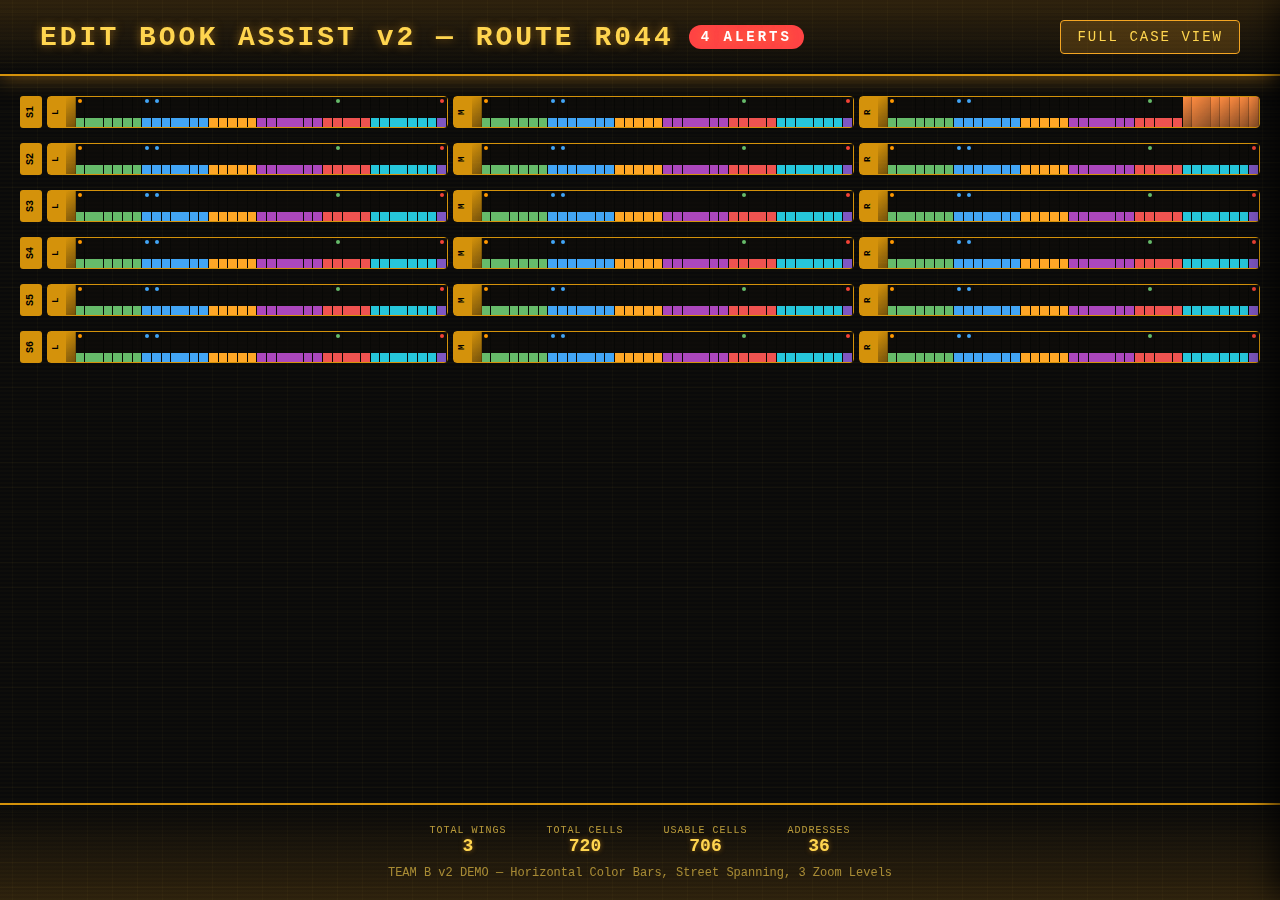
<file: demo-v2.html>
<!DOCTYPE html>
<html lang="en">
<head>
    <meta charset="UTF-8">
    <meta name="viewport" content="width=device-width, initial-scale=1.0">
    <title>EDIT BOOK ASSIST v2 - Route R044</title>
    <style>
        :root {
            --bg-black: #0a0a0a;
            --amber-primary: #F5A623;
            --amber-bright: #FFD54F;
            --amber-dark: #D4920B;
            --amber-glow: rgba(245, 166, 35, 0.5);
            --text-amber: #FFD54F;
            --grid-line: rgba(255, 213, 79, 0.1);
            --reserved-amber: #FF8C42;
            --form3982-amber: #D4920B;
            --alert-red: #FF4444;
            --sticker-blue: #42A5F5;
            --sticker-orange: #FF9800;
            --sticker-red: #F44336;
            --sticker-green: #66BB6A;
        }

        * {
            margin: 0;
            padding: 0;
            box-sizing: border-box;
        }

        body {
            font-family: 'Courier New', monospace;
            background: var(--bg-black);
            color: var(--text-amber);
            overflow-x: hidden;
            position: relative;
        }

        /* LED Grid Background */
        body::before {
            content: '';
            position: fixed;
            top: 0;
            left: 0;
            width: 100%;
            height: 100%;
            background-image:
                linear-gradient(0deg, transparent 24%, var(--grid-line) 25%, var(--grid-line) 26%, transparent 27%, transparent 74%, var(--grid-line) 75%, var(--grid-line) 76%, transparent 77%, transparent),
                linear-gradient(90deg, transparent 24%, var(--grid-line) 25%, var(--grid-line) 26%, transparent 27%, transparent 74%, var(--grid-line) 75%, var(--grid-line) 76%, transparent 77%, transparent);
            background-size: 50px 50px;
            pointer-events: none;
            z-index: 0;
            opacity: 0.3;
        }

        /* Scanline effect */
        body::after {
            content: '';
            position: fixed;
            top: 0;
            left: 0;
            width: 100%;
            height: 100%;
            background: linear-gradient(
                to bottom,
                transparent 50%,
                rgba(255, 213, 79, 0.02) 50%
            );
            background-size: 100% 4px;
            pointer-events: none;
            z-index: 1;
            animation: scanline 8s linear infinite;
        }

        @keyframes scanline {
            0% { transform: translateY(0); }
            100% { transform: translateY(100vh); }
        }

        .app-container {
            position: relative;
            z-index: 2;
            min-height: 100vh;
            display: flex;
            flex-direction: column;
        }

        /* Header */
        header {
            background: linear-gradient(180deg, rgba(245, 166, 35, 0.15) 0%, transparent 100%);
            border-bottom: 2px solid var(--amber-dark);
            padding: 20px 40px;
            box-shadow: 0 0 20px var(--amber-glow);
        }

        .header-content {
            display: flex;
            justify-content: space-between;
            align-items: center;
            max-width: 1800px;
            margin: 0 auto;
        }

        h1 {
            font-size: 28px;
            letter-spacing: 3px;
            text-shadow: 0 0 10px var(--amber-glow);
            display: flex;
            align-items: center;
            gap: 15px;
        }

        .alert-badge {
            background: var(--alert-red);
            color: white;
            padding: 4px 12px;
            border-radius: 12px;
            font-size: 14px;
            animation: pulse-alert 2s infinite;
        }

        @keyframes pulse-alert {
            0%, 100% { opacity: 1; box-shadow: 0 0 5px var(--alert-red); }
            50% { opacity: 0.7; box-shadow: 0 0 15px var(--alert-red); }
        }

        .mode-indicator {
            font-size: 14px;
            padding: 8px 16px;
            background: rgba(245, 166, 35, 0.2);
            border: 1px solid var(--amber-primary);
            border-radius: 4px;
            text-transform: uppercase;
            letter-spacing: 2px;
        }

        /* Main Content */
        main {
            flex: 1;
            padding: 20px;
            width: 100%;
        }

        /* LEVEL 1: Full Case View (DEFAULT) */
        .case-container-fullview {
            display: flex;
            flex-direction: column;
            gap: 15px;
            max-width: 100%;
            margin: 0 auto;
        }

        .case-container-fullview .row {
            display: flex;
            gap: 5px;
            align-items: stretch;
        }

        .case-container-fullview .wing-segment {
            flex: 1;
            border: 1px solid var(--amber-dark);
            background: rgba(245, 166, 35, 0.05);
            border-radius: 4px;
            position: relative;
            min-height: 30px;
            display: flex;
            align-items: stretch;
        }

        .case-container-fullview .wing-label {
            writing-mode: vertical-rl;
            transform: rotate(180deg);
            font-size: 9px;
            padding: 3px;
            background: var(--amber-dark);
            color: black;
            font-weight: bold;
            min-width: 18px;
            text-align: center;
        }

        .case-container-fullview .cells-row {
            display: flex;
            flex: 1;
            align-items: stretch;
        }

        .case-container-fullview .cell {
            flex-grow: 1;
            min-width: 8px;
            height: 30px;
            background: rgba(10, 10, 10, 0.7);
            border-right: 1px solid rgba(0, 0, 0, 0.3);
            position: relative;
            cursor: pointer;
            transition: all 0.2s;
        }

        .case-container-fullview .cell:hover {
            box-shadow: 0 0 10px var(--amber-glow);
        }

        /* Street color bar - BOTTOM 30% of cell */
        .case-container-fullview .cell.address::after {
            content: '';
            position: absolute;
            bottom: 0;
            left: 0;
            right: 0;
            height: 30%;
            background: var(--street-color);
            pointer-events: none;
        }

        .case-container-fullview .cell.form3982 {
            background: linear-gradient(135deg, var(--form3982-amber) 0%, rgba(212, 146, 11, 0.5) 100%);
        }

        .case-container-fullview .cell.reserved {
            background: linear-gradient(135deg, var(--reserved-amber) 0%, rgba(255, 140, 66, 0.5) 100%);
        }

        .case-container-fullview .cell.has-alert {
            animation: pulse-cell 2s infinite;
        }

        @keyframes pulse-cell {
            0%, 100% {
                box-shadow: 0 0 5px rgba(245, 166, 35, 0.3);
            }
            50% {
                box-shadow: 0 0 15px rgba(255, 68, 68, 0.8), inset 0 0 10px rgba(255, 68, 68, 0.5);
            }
        }

        /* Sticker indicators for full view */
        .case-container-fullview .sticker-dot {
            position: absolute;
            top: 2px;
            right: 2px;
            width: 4px;
            height: 4px;
            border-radius: 50%;
            background: var(--sticker-color);
        }

        /* Street name labels spanning groups */
        .street-label-span {
            position: absolute;
            bottom: -18px;
            left: 0;
            font-size: 8px;
            color: var(--text-amber);
            opacity: 0.8;
            white-space: nowrap;
            pointer-events: none;
        }

        /* LEVEL 2: Single Wing/Shelf View */
        .shelf-detail-view {
            display: none;
            max-width: 1400px;
            margin: 0 auto;
        }

        .shelf-detail-view.active {
            display: block;
        }

        .shelf-detail-header {
            background: linear-gradient(180deg, var(--amber-dark) 0%, rgba(212, 146, 11, 0.5) 100%);
            padding: 12px 20px;
            margin-bottom: 15px;
            border-radius: 6px;
            font-size: 16px;
            font-weight: bold;
            letter-spacing: 2px;
        }

        .shelf-detail-cells {
            display: flex;
            gap: 4px;
            flex-wrap: wrap;
        }

        .shelf-detail-cells .cell {
            min-width: 60px;
            height: 90px;
            background: linear-gradient(135deg, rgba(245, 166, 35, 0.15) 0%, rgba(212, 146, 11, 0.1) 100%);
            border: 1px solid var(--amber-dark);
            border-radius: 4px;
            cursor: pointer;
            transition: all 0.2s;
            position: relative;
            display: flex;
            flex-direction: column;
            justify-content: center;
            align-items: center;
            padding: 5px;
        }

        .shelf-detail-cells .cell.w-2 { min-width: 124px; }
        .shelf-detail-cells .cell.w-3 { min-width: 188px; }
        .shelf-detail-cells .cell.w-4 { min-width: 252px; }

        .shelf-detail-cells .cell:hover {
            box-shadow: 0 0 20px var(--amber-glow);
            border-color: var(--amber-bright);
            transform: translateY(-3px);
        }

        /* Street color bar - BOTTOM 30% */
        .shelf-detail-cells .cell.address::after {
            content: '';
            position: absolute;
            bottom: 0;
            left: 0;
            right: 0;
            height: 30%;
            background: var(--street-color);
            border-radius: 0 0 3px 3px;
            pointer-events: none;
        }

        .shelf-detail-cells .cell.form3982 {
            background: linear-gradient(135deg, var(--form3982-amber) 0%, rgba(212, 146, 11, 0.5) 100%);
            font-size: 9px;
            font-weight: bold;
            text-align: center;
        }

        .shelf-detail-cells .cell.reserved {
            background: linear-gradient(135deg, var(--reserved-amber) 0%, rgba(255, 140, 66, 0.5) 100%);
            font-size: 10px;
            font-weight: bold;
            text-align: center;
            color: white;
        }

        .cell-address-num {
            font-size: 14px;
            font-weight: bold;
            color: var(--amber-bright);
            z-index: 1;
        }

        .cell-stickers {
            position: absolute;
            top: 3px;
            right: 3px;
            display: flex;
            gap: 3px;
            z-index: 1;
        }

        .sticker {
            width: 10px;
            height: 10px;
            border-radius: 50%;
            cursor: pointer;
            transition: all 0.2s;
        }

        .sticker:hover {
            transform: scale(1.5);
            box-shadow: 0 0 10px currentColor;
        }

        .sticker.FWD { background: var(--sticker-blue); }
        .sticker.HOLD { background: var(--sticker-orange); }
        .sticker.VAC { background: var(--sticker-green); }
        .sticker.DEC { background: var(--sticker-red); }
        .sticker.ALERT { background: var(--alert-red); }

        .sticker.expired {
            animation: glow-red 1.5s infinite;
        }

        @keyframes glow-red {
            0%, 100% { box-shadow: 0 0 5px var(--alert-red); }
            50% { box-shadow: 0 0 15px var(--alert-red), 0 0 25px var(--alert-red); }
        }

        /* LEVEL 3: Edit Panel (Detail View) */
        .edit-panel {
            position: fixed;
            right: -450px;
            top: 0;
            width: 450px;
            height: 100vh;
            background: linear-gradient(135deg, rgba(10, 10, 10, 0.98) 0%, rgba(30, 30, 30, 0.98) 100%);
            border-left: 3px solid var(--amber-primary);
            box-shadow: -5px 0 30px rgba(0, 0, 0, 0.8);
            transition: right 0.4s cubic-bezier(0.68, -0.55, 0.265, 1.55);
            z-index: 1000;
            overflow-y: auto;
            padding: 30px;
        }

        .edit-panel.open {
            right: 0;
        }

        .edit-panel h2 {
            font-size: 20px;
            margin-bottom: 25px;
            text-shadow: 0 0 10px var(--amber-glow);
            letter-spacing: 2px;
            border-bottom: 2px solid var(--amber-dark);
            padding-bottom: 10px;
        }

        .form-group {
            margin-bottom: 20px;
        }

        .form-group label {
            display: block;
            margin-bottom: 8px;
            font-size: 12px;
            text-transform: uppercase;
            letter-spacing: 1px;
            opacity: 0.9;
        }

        .form-group input, .form-group select {
            width: 100%;
            padding: 10px;
            background: rgba(0, 0, 0, 0.5);
            border: 1px solid var(--amber-dark);
            border-radius: 4px;
            color: var(--text-amber);
            font-family: 'Courier New', monospace;
            font-size: 14px;
            transition: all 0.3s;
        }

        .form-group input:focus, .form-group select:focus {
            outline: none;
            border-color: var(--amber-bright);
            box-shadow: 0 0 10px var(--amber-glow);
        }

        .color-swatches {
            display: grid;
            grid-template-columns: repeat(6, 1fr);
            gap: 10px;
            margin-top: 10px;
        }

        .color-swatch {
            width: 100%;
            height: 40px;
            border-radius: 4px;
            cursor: pointer;
            border: 2px solid transparent;
            transition: all 0.2s;
        }

        .color-swatch:hover {
            transform: scale(1.1);
            box-shadow: 0 0 15px currentColor;
        }

        .color-swatch.selected {
            border-color: var(--amber-bright);
            box-shadow: 0 0 15px var(--amber-bright);
        }

        .cell-preview {
            background: rgba(0, 0, 0, 0.5);
            border: 2px solid var(--amber-dark);
            border-radius: 4px;
            padding: 20px;
            margin: 20px 0;
            text-align: center;
        }

        .cell-preview-inner {
            display: inline-block;
            min-width: 80px;
            height: 120px;
            background: linear-gradient(135deg, rgba(245, 166, 35, 0.15) 0%, rgba(212, 146, 11, 0.1) 100%);
            border: 2px solid var(--amber-dark);
            border-radius: 4px;
            padding: 10px;
            position: relative;
        }

        .cell-preview-inner::after {
            content: '';
            position: absolute;
            bottom: 0;
            left: 0;
            right: 0;
            height: 30%;
            background: var(--preview-color);
            border-radius: 0 0 3px 3px;
        }

        .stickers-list {
            margin-top: 15px;
        }

        .sticker-item {
            background: rgba(0, 0, 0, 0.3);
            border: 1px solid var(--amber-dark);
            border-radius: 4px;
            padding: 10px;
            margin-bottom: 10px;
            display: flex;
            justify-content: space-between;
            align-items: center;
        }

        .sticker-info {
            flex: 1;
        }

        .sticker-type {
            font-weight: bold;
            font-size: 12px;
            margin-bottom: 4px;
        }

        .sticker-details {
            font-size: 10px;
            opacity: 0.7;
        }

        .btn {
            background: var(--amber-dark);
            color: black;
            border: none;
            padding: 10px 20px;
            border-radius: 4px;
            cursor: pointer;
            font-family: 'Courier New', monospace;
            font-size: 12px;
            font-weight: bold;
            text-transform: uppercase;
            letter-spacing: 1px;
            transition: all 0.3s;
            margin-right: 10px;
        }

        .btn:hover {
            background: var(--amber-bright);
            box-shadow: 0 0 15px var(--amber-glow);
            transform: translateY(-2px);
        }

        .btn-secondary {
            background: rgba(245, 166, 35, 0.2);
            color: var(--text-amber);
            border: 1px solid var(--amber-dark);
        }

        .btn-danger {
            background: var(--alert-red);
            color: white;
        }

        .btn-small {
            padding: 5px 10px;
            font-size: 10px;
        }

        .action-buttons {
            margin-top: 30px;
            padding-top: 20px;
            border-top: 2px solid var(--amber-dark);
            display: flex;
            gap: 10px;
        }

        .close-btn {
            position: absolute;
            top: 20px;
            right: 20px;
            background: transparent;
            border: none;
            color: var(--text-amber);
            font-size: 24px;
            cursor: pointer;
            transition: all 0.2s;
        }

        .close-btn:hover {
            color: var(--amber-bright);
            text-shadow: 0 0 10px var(--amber-glow);
        }

        .add-sticker-form {
            background: rgba(0, 0, 0, 0.3);
            border: 1px solid var(--amber-dark);
            border-radius: 4px;
            padding: 15px;
            margin-top: 15px;
        }

        /* Breadcrumb */
        .breadcrumb {
            padding: 15px 40px;
            background: rgba(245, 166, 35, 0.1);
            border-bottom: 1px solid var(--amber-dark);
            font-size: 12px;
            display: none;
        }

        .breadcrumb.show {
            display: block;
        }

        .breadcrumb a {
            color: var(--amber-bright);
            text-decoration: none;
            cursor: pointer;
            transition: all 0.2s;
        }

        .breadcrumb a:hover {
            text-shadow: 0 0 10px var(--amber-glow);
        }

        /* Context Menu */
        .context-menu {
            position: absolute;
            background: rgba(10, 10, 10, 0.98);
            border: 2px solid var(--amber-primary);
            border-radius: 6px;
            box-shadow: 0 5px 25px rgba(0, 0, 0, 0.8), 0 0 20px var(--amber-glow);
            z-index: 2000;
            display: none;
        }

        .context-menu.show {
            display: block;
        }

        .context-menu-item {
            padding: 12px 20px;
            cursor: pointer;
            transition: all 0.2s;
            font-size: 12px;
            border-bottom: 1px solid rgba(245, 166, 35, 0.2);
        }

        .context-menu-item:last-child {
            border-bottom: none;
        }

        .context-menu-item:hover {
            background: var(--amber-dark);
            color: black;
        }

        /* Footer */
        footer {
            background: linear-gradient(0deg, rgba(245, 166, 35, 0.15) 0%, transparent 100%);
            border-top: 2px solid var(--amber-dark);
            padding: 20px 40px;
            font-size: 12px;
            text-align: center;
        }

        .footer-stats {
            display: flex;
            justify-content: center;
            gap: 40px;
            margin-bottom: 10px;
        }

        .stat {
            display: flex;
            flex-direction: column;
            align-items: center;
        }

        .stat-label {
            opacity: 0.7;
            font-size: 10px;
            text-transform: uppercase;
            letter-spacing: 1px;
        }

        .stat-value {
            font-size: 18px;
            font-weight: bold;
            color: var(--amber-bright);
            text-shadow: 0 0 5px var(--amber-glow);
        }

        /* Row label */
        .row-label {
            writing-mode: vertical-rl;
            transform: rotate(180deg);
            font-size: 10px;
            padding: 5px;
            background: var(--amber-dark);
            color: black;
            font-weight: bold;
            min-width: 22px;
            text-align: center;
            border-radius: 3px;
        }
    </style>
</head>
<body>
    <div class="app-container">
        <header>
            <div class="header-content">
                <h1>
                    EDIT BOOK ASSIST v2 — ROUTE R044
                    <span class="alert-badge" id="alertBadge" style="display: none;">0 ALERTS</span>
                </h1>
                <div class="mode-indicator" id="modeIndicator">FULL CASE VIEW</div>
            </div>
        </header>

        <div class="breadcrumb" id="breadcrumb">
            <a onclick="exitZoom()">← Full Case</a>
        </div>

        <main>
            <!-- LEVEL 1: Full Case View -->
            <div class="case-container-fullview" id="fullCaseView">
                <!-- Rendered by JS -->
            </div>

            <!-- LEVEL 2: Shelf Detail View -->
            <div class="shelf-detail-view" id="shelfDetailView">
                <div class="shelf-detail-header" id="shelfDetailHeader">
                    LEFT WING — SHELF 1
                </div>
                <div class="shelf-detail-cells" id="shelfDetailCells">
                    <!-- Rendered by JS -->
                </div>
            </div>
        </main>

        <footer>
            <div class="footer-stats">
                <div class="stat">
                    <span class="stat-label">Total Wings</span>
                    <span class="stat-value">3</span>
                </div>
                <div class="stat">
                    <span class="stat-label">Total Cells</span>
                    <span class="stat-value" id="totalCells">720</span>
                </div>
                <div class="stat">
                    <span class="stat-label">Usable Cells</span>
                    <span class="stat-value" id="usableCells">706</span>
                </div>
                <div class="stat">
                    <span class="stat-label">Addresses</span>
                    <span class="stat-value" id="addressCount">0</span>
                </div>
            </div>
            <div style="opacity: 0.6; margin-top: 10px;">
                TEAM B v2 DEMO — Horizontal Color Bars, Street Spanning, 3 Zoom Levels
            </div>
        </footer>

        <!-- LEVEL 3: Edit Panel -->
        <div class="edit-panel" id="editPanel">
            <button class="close-btn" onclick="closeEditPanel()">×</button>
            <h2>EDIT ADDRESS</h2>

            <div class="form-group">
                <label>Address Number</label>
                <input type="text" id="editAddressNum" placeholder="e.g. 1001">
            </div>

            <div class="form-group">
                <label>Street Name</label>
                <input type="text" id="editStreetName" placeholder="e.g. Maple Dr">
            </div>

            <div class="form-group">
                <label>Street Color</label>
                <div class="color-swatches" id="colorSwatches">
                    <!-- Colors will be added by JS -->
                </div>
            </div>

            <div class="form-group">
                <label>Cell Width</label>
                <select id="editCellWidth">
                    <option value="1">1 inch</option>
                    <option value="2">2 inches</option>
                    <option value="3">3 inches</option>
                    <option value="4">4 inches</option>
                </select>
            </div>

            <div class="cell-preview">
                <div class="cell-preview-inner" id="cellPreview">
                    <div class="cell-address-num" id="previewNum">1001</div>
                </div>
            </div>

            <div class="form-group">
                <label>Stickers</label>
                <div class="stickers-list" id="stickersList">
                    <!-- Stickers will be added by JS -->
                </div>
                <button class="btn btn-secondary btn-small" onclick="showAddStickerForm()">+ Add Sticker</button>

                <div class="add-sticker-form" id="addStickerForm" style="display: none;">
                    <select id="stickerType">
                        <option value="">Select Type</option>
                        <option value="FWD">Forward</option>
                        <option value="HOLD">Hold</option>
                        <option value="VAC">Vacant</option>
                        <option value="DEC">Deceased</option>
                        <option value="ALERT">Other</option>
                    </select>
                    <input type="date" id="stickerExpires" placeholder="Expiration Date">
                    <input type="text" id="stickerNote" placeholder="Note">
                    <div style="margin-top: 10px;">
                        <button class="btn btn-small" onclick="addSticker()">Add</button>
                        <button class="btn btn-secondary btn-small" onclick="cancelAddSticker()">Cancel</button>
                    </div>
                </div>
            </div>

            <div class="action-buttons">
                <button class="btn" onclick="saveAddress()">SAVE</button>
                <button class="btn btn-secondary" onclick="closeEditPanel()">CANCEL</button>
                <button class="btn btn-danger" onclick="deleteAddress()">DELETE</button>
            </div>
        </div>

        <!-- Context Menu -->
        <div class="context-menu" id="contextMenu">
            <div class="context-menu-item" onclick="changeEquipment()">Change Equipment Type</div>
            <div class="context-menu-item" onclick="removeEquipment()">Remove Wing</div>
            <div class="context-menu-item" onclick="addWing()">Add Wing</div>
        </div>
    </div>

    <script>
        // Sample route data - consecutive same-street addresses grouped together
        const sampleRoute = {
            routeId: "R044",
            carrier: "Demo Carrier",
            office: "Sample Post Office",
            addresses: [
                { seq: 1, number: "1001", street: "Maple Dr", color: "#66BB6A", width: 1, stickers: [] },
                { seq: 2, number: "1005", street: "Maple Dr", color: "#66BB6A", width: 1, stickers: [{ type: "HOLD", expires: "2026-02-15", note: "Vacation — resume 2/16" }] },
                { seq: 3, number: "1009", street: "Maple Dr", color: "#66BB6A", width: 2, stickers: [] },
                { seq: 4, number: "1013", street: "Maple Dr", color: "#66BB6A", width: 1, stickers: [] },
                { seq: 5, number: "1017", street: "Maple Dr", color: "#66BB6A", width: 1, stickers: [] },
                { seq: 6, number: "1021", street: "Maple Dr", color: "#66BB6A", width: 1, stickers: [] },
                { seq: 7, number: "1025", street: "Maple Dr", color: "#66BB6A", width: 1, stickers: [] },
                { seq: 8, number: "220", street: "Cedar Ln", color: "#42A5F5", width: 1, stickers: [{ type: "FWD", expires: "2026-06-01", note: "→ 555 Pine St, Anytown 12345" }] },
                { seq: 9, number: "222", street: "Cedar Ln", color: "#42A5F5", width: 1, stickers: [{ type: "FWD", expires: "2026-02-01", note: "EXPIRED — forward ended" }] },
                { seq: 10, number: "224", street: "Cedar Ln", color: "#42A5F5", width: 1, stickers: [] },
                { seq: 11, number: "226", street: "Cedar Ln", color: "#42A5F5", width: 2, stickers: [] },
                { seq: 12, number: "228", street: "Cedar Ln", color: "#42A5F5", width: 1, stickers: [] },
                { seq: 13, number: "230", street: "Cedar Ln", color: "#42A5F5", width: 1, stickers: [] },
                { seq: 14, number: "400", street: "Oak Ave", color: "#FFA726", width: 1, stickers: [] },
                { seq: 15, number: "402", street: "Oak Ave", color: "#FFA726", width: 1, stickers: [] },
                { seq: 16, number: "404", street: "Oak Ave", color: "#FFA726", width: 1, stickers: [] },
                { seq: 17, number: "406", street: "Oak Ave", color: "#FFA726", width: 1, stickers: [] },
                { seq: 18, number: "408", street: "Oak Ave", color: "#FFA726", width: 1, stickers: [] },
                { seq: 19, number: "101", street: "Pine Rd", color: "#AB47BC", width: 1, stickers: [] },
                { seq: 20, number: "103", street: "Pine Rd", color: "#AB47BC", width: 1, stickers: [] },
                { seq: 21, number: "105", street: "Pine Rd", color: "#AB47BC", width: 3, stickers: [] },
                { seq: 22, number: "107", street: "Pine Rd", color: "#AB47BC", width: 1, stickers: [] },
                { seq: 23, number: "109", street: "Pine Rd", color: "#AB47BC", width: 1, stickers: [] },
                { seq: 24, number: "555", street: "Birch St", color: "#EF5350", width: 1, stickers: [] },
                { seq: 25, number: "557", street: "Birch St", color: "#EF5350", width: 1, stickers: [{ type: "VAC", expires: "2026-03-01", note: "Vacant property" }] },
                { seq: 26, number: "559", street: "Birch St", color: "#EF5350", width: 2, stickers: [] },
                { seq: 27, number: "561", street: "Birch St", color: "#EF5350", width: 1, stickers: [] },
                { seq: 28, number: "800", street: "Elm Way", color: "#26C6DA", width: 1, stickers: [] },
                { seq: 29, number: "802", street: "Elm Way", color: "#26C6DA", width: 1, stickers: [] },
                { seq: 30, number: "804", street: "Elm Way", color: "#26C6DA", width: 2, stickers: [] },
                { seq: 31, number: "806", street: "Elm Way", color: "#26C6DA", width: 1, stickers: [] },
                { seq: 32, number: "808", street: "Elm Way", color: "#26C6DA", width: 1, stickers: [] },
                { seq: 33, number: "810", street: "Elm Way", color: "#26C6DA", width: 1, stickers: [] },
                { seq: 34, number: "900", street: "Ash Ct", color: "#7E57C2", width: 1, stickers: [{ type: "DEC", expires: "", note: "Deceased — return all" }] },
                { seq: 35, number: "902", street: "Ash Ct", color: "#7E57C2", width: 1, stickers: [] },
                { seq: 36, number: "904", street: "Ash Ct", color: "#7E57C2", width: 1, stickers: [] },
            ]
        };

        // State
        let currentEditCell = null;
        let currentZoomLevel = 1; // 1 = full case, 2 = shelf detail, 3 = edit panel
        let currentWingId = null;
        let currentShelfNum = null;

        const wings = [
            { id: 'left', type: '124-D', cells: 240, position: 'Left Wing' },
            { id: 'middle', type: '144-D', cells: 240, position: 'Middle Wing' },
            { id: 'right', type: '124-D', cells: 240, position: 'Right Wing' }
        ];

        const streetColors = [
            '#66BB6A', '#42A5F5', '#FFA726', '#AB47BC', '#EF5350', '#26C6DA',
            '#7E57C2', '#8D6E63', '#78909C', '#FFD54F', '#FF7043', '#9CCC65'
        ];

        const reservedCells = [
            { label: 'MACH', width: 1 },
            { label: 'NON-MACH', width: 2 },
            { label: 'UTF', width: 1 },
            { label: 'IA', width: 1 },
            { label: 'NSN', width: 1 },
            { label: 'ANK', width: 1 },
            { label: 'OTHER', width: 1 }
        ];

        // Initialize
        function init() {
            renderFullCaseView();
            updateStats();
            setupColorSwatches();

            // Close context menu on click outside
            document.addEventListener('click', (e) => {
                if (!e.target.closest('.context-menu')) {
                    hideContextMenu();
                }
            });
        }

        // LEVEL 1: Full Case View Rendering
        function renderFullCaseView() {
            const container = document.getElementById('fullCaseView');
            container.innerHTML = '';

            // Create 6 rows (shelves 1-6, bottom to top)
            for (let shelf = 1; shelf <= 6; shelf++) {
                const rowDiv = document.createElement('div');
                rowDiv.className = 'row';

                // Row label
                const rowLabel = document.createElement('div');
                rowLabel.className = 'row-label';
                rowLabel.textContent = `S${shelf}`;
                rowDiv.appendChild(rowLabel);

                // Create wing segments for this row
                wings.forEach((wing, wingIdx) => {
                    const wingSegment = document.createElement('div');
                    wingSegment.className = 'wing-segment';

                    // Wing label
                    const wingLabel = document.createElement('div');
                    wingLabel.className = 'wing-label';
                    wingLabel.textContent = wing.position.substring(0, 1);
                    wingSegment.appendChild(wingLabel);

                    // Cells container
                    const cellsRow = document.createElement('div');
                    cellsRow.className = 'cells-row';

                    // Render cells for this wing-shelf combination
                    const cells = getCellsForWingShelf(wing.id, shelf);
                    cells.forEach(cellData => {
                        const cell = createFullViewCell(cellData, wing.id, shelf);
                        cellsRow.appendChild(cell);
                    });

                    wingSegment.appendChild(cellsRow);
                    wingSegment.onclick = () => zoomToShelf(wing.id, shelf);
                    rowDiv.appendChild(wingSegment);
                });

                container.appendChild(rowDiv);
            }
        }

        function getCellsForWingShelf(wingId, shelfNum) {
            const wing = wings.find(w => w.id === wingId);
            const cellsPerShelf = wing.cells / 6;
            const cells = [];

            // Form 3982 at start of row
            cells.push({ type: 'form3982', width: 1 });

            // Get addresses for this wing-shelf
            const addresses = getAddressesForWingShelf(wingId, shelfNum);
            let usedCells = 1; // form3982

            addresses.forEach(addr => {
                cells.push({
                    type: 'address',
                    width: addr.width,
                    address: addr
                });
                usedCells += addr.width;
            });

            // Reserved cells at end of shelf 1, right wing
            if (shelfNum === 1 && wingId === 'right') {
                const remaining = cellsPerShelf - usedCells - 8;
                for (let i = 0; i < remaining; i++) {
                    cells.push({ type: 'empty', width: 1 });
                }
                reservedCells.forEach(rc => {
                    cells.push({ type: 'reserved', width: rc.width, label: rc.label });
                });
            } else {
                // Fill remaining with empty cells
                const remaining = cellsPerShelf - usedCells;
                for (let i = 0; i < remaining; i++) {
                    cells.push({ type: 'empty', width: 1 });
                }
            }

            return cells;
        }

        function getAddressesForWingShelf(wingId, shelfNum) {
            // Distribute addresses sequentially across Row 1 (left→middle→right), then Row 2, etc.
            const wingOrder = ['left', 'middle', 'right'];
            const wingIndex = wingOrder.indexOf(wingId);
            const cellsPerWing = wings.find(w => w.id === wingId).cells / 6;

            const totalCellsPerRow = wings.reduce((sum, w) => sum + w.cells / 6, 0);
            const rowStartCellIndex = (shelfNum - 1) * totalCellsPerRow;

            // Calculate where this wing's cells start in the row
            let wingStartInRow = 0;
            for (let i = 0; i < wingIndex; i++) {
                wingStartInRow += wings[i].cells / 6;
            }

            const wingStartCellIndex = rowStartCellIndex + wingStartInRow;
            const wingEndCellIndex = wingStartCellIndex + cellsPerWing;

            // Place addresses sequentially
            const addresses = [];
            let currentCellIndex = 0;
            let reservedAtStart = 1; // Form 3982
            let reservedAtEnd = (shelfNum === 1 && wingId === 'right') ? 8 : 0;

            for (const addr of sampleRoute.addresses) {
                const addrStart = currentCellIndex;
                const addrEnd = currentCellIndex + addr.width;

                // Check if this address falls within this wing-shelf segment
                const effectiveWingStart = wingStartCellIndex + reservedAtStart;
                const effectiveWingEnd = wingEndCellIndex - reservedAtEnd;

                if (addrStart >= effectiveWingStart - wingStartCellIndex && addrStart < effectiveWingEnd - wingStartCellIndex) {
                    addresses.push(addr);
                }

                currentCellIndex += addr.width;
            }

            return addresses;
        }

        function createFullViewCell(cellData, wingId, shelfNum) {
            const cell = document.createElement('div');
            cell.className = 'cell';

            if (cellData.type === 'address') {
                cell.classList.add('address');
                cell.style.setProperty('--street-color', cellData.address.color);
                cell.style.flexGrow = cellData.width;

                // Alert check
                if (cellData.address.stickers.some(s => isExpired(s.expires))) {
                    cell.classList.add('has-alert');
                }

                // Sticker indicator
                if (cellData.address.stickers.length > 0) {
                    const dot = document.createElement('div');
                    dot.className = 'sticker-dot';
                    const firstSticker = cellData.address.stickers[0];
                    const stickerColorMap = {
                        FWD: '#42A5F5',
                        HOLD: '#FF9800',
                        VAC: '#66BB6A',
                        DEC: '#F44336',
                        ALERT: '#FF4444'
                    };
                    dot.style.setProperty('--sticker-color', stickerColorMap[firstSticker.type] || '#FFD54F');
                    cell.appendChild(dot);
                }

                cell.onclick = (e) => {
                    e.stopPropagation();
                    zoomToShelf(wingId, shelfNum);
                };
            } else if (cellData.type === 'form3982') {
                cell.classList.add('form3982');
                cell.style.flexGrow = 1;
            } else if (cellData.type === 'reserved') {
                cell.classList.add('reserved');
                cell.style.flexGrow = cellData.width;
            } else {
                // empty
                cell.style.flexGrow = 1;
            }

            return cell;
        }

        // LEVEL 2: Shelf Detail View
        function zoomToShelf(wingId, shelfNum) {
            currentZoomLevel = 2;
            currentWingId = wingId;
            currentShelfNum = shelfNum;

            document.getElementById('fullCaseView').style.display = 'none';
            document.getElementById('shelfDetailView').classList.add('active');
            document.getElementById('breadcrumb').classList.add('show');
            document.getElementById('modeIndicator').textContent = 'SHELF VIEW';

            const wing = wings.find(w => w.id === wingId);
            document.getElementById('shelfDetailHeader').textContent =
                `${wing.position.toUpperCase()} — SHELF ${shelfNum}`;

            renderShelfDetail(wingId, shelfNum);
        }

        function renderShelfDetail(wingId, shelfNum) {
            const container = document.getElementById('shelfDetailCells');
            container.innerHTML = '';

            const cells = getCellsForWingShelf(wingId, shelfNum);

            cells.forEach(cellData => {
                const cell = createShelfDetailCell(cellData);
                container.appendChild(cell);
            });
        }

        function createShelfDetailCell(cellData) {
            const cell = document.createElement('div');
            cell.className = 'cell';

            if (cellData.type === 'address') {
                const addr = cellData.address;
                cell.classList.add('address');
                if (addr.width > 1) {
                    cell.classList.add(`w-${addr.width}`);
                }
                cell.style.setProperty('--street-color', addr.color);

                const numDiv = document.createElement('div');
                numDiv.className = 'cell-address-num';
                numDiv.textContent = addr.number;
                cell.appendChild(numDiv);

                // Stickers
                if (addr.stickers && addr.stickers.length > 0) {
                    const stickersDiv = document.createElement('div');
                    stickersDiv.className = 'cell-stickers';
                    addr.stickers.forEach(sticker => {
                        const stickerEl = document.createElement('div');
                        stickerEl.className = `sticker ${sticker.type}`;
                        if (isExpired(sticker.expires)) {
                            stickerEl.classList.add('expired');
                        }
                        stickersDiv.appendChild(stickerEl);
                    });
                    cell.appendChild(stickersDiv);
                }

                cell.onclick = () => openEditPanel(addr);
            } else if (cellData.type === 'form3982') {
                cell.classList.add('form3982');
                cell.textContent = 'FORM 3982';
            } else if (cellData.type === 'reserved') {
                cell.classList.add('reserved');
                if (cellData.width > 1) {
                    cell.classList.add(`w-${cellData.width}`);
                }
                cell.textContent = cellData.label;
            }

            return cell;
        }

        function exitZoom() {
            currentZoomLevel = 1;
            currentWingId = null;
            currentShelfNum = null;

            document.getElementById('fullCaseView').style.display = 'flex';
            document.getElementById('shelfDetailView').classList.remove('active');
            document.getElementById('breadcrumb').classList.remove('show');
            document.getElementById('modeIndicator').textContent = 'FULL CASE VIEW';
        }

        // LEVEL 3: Edit Panel
        function openEditPanel(address) {
            currentZoomLevel = 3;
            currentEditCell = address ? { ...address } : {
                seq: Date.now(),
                number: '',
                street: '',
                color: streetColors[0],
                width: 1,
                stickers: []
            };

            document.getElementById('editAddressNum').value = currentEditCell.number || '';
            document.getElementById('editStreetName').value = currentEditCell.street || '';
            document.getElementById('editCellWidth').value = currentEditCell.width || 1;

            updateColorSelection(currentEditCell.color);
            updatePreview();
            renderStickersList();

            document.getElementById('editPanel').classList.add('open');
            document.getElementById('modeIndicator').textContent = 'EDIT MODE';
        }

        function closeEditPanel() {
            document.getElementById('editPanel').classList.remove('open');
            if (currentWingId && currentShelfNum) {
                document.getElementById('modeIndicator').textContent = 'SHELF VIEW';
                currentZoomLevel = 2;
            } else {
                document.getElementById('modeIndicator').textContent = 'FULL CASE VIEW';
                currentZoomLevel = 1;
            }
            currentEditCell = null;
        }

        function setupColorSwatches() {
            const container = document.getElementById('colorSwatches');
            streetColors.forEach(color => {
                const swatch = document.createElement('div');
                swatch.className = 'color-swatch';
                swatch.style.backgroundColor = color;
                swatch.dataset.color = color;
                swatch.onclick = () => selectColor(color);
                container.appendChild(swatch);
            });
        }

        function selectColor(color) {
            if (currentEditCell) {
                currentEditCell.color = color;
                updateColorSelection(color);
                updatePreview();
            }
        }

        function updateColorSelection(color) {
            document.querySelectorAll('.color-swatch').forEach(swatch => {
                if (swatch.dataset.color === color) {
                    swatch.classList.add('selected');
                } else {
                    swatch.classList.remove('selected');
                }
            });
        }

        function updatePreview() {
            const num = document.getElementById('editAddressNum').value || '---';
            const color = currentEditCell?.color || streetColors[0];

            document.getElementById('previewNum').textContent = num;
            document.getElementById('cellPreview').style.setProperty('--preview-color', color);
        }

        document.getElementById('editAddressNum').addEventListener('input', updatePreview);
        document.getElementById('editStreetName').addEventListener('input', updatePreview);

        function renderStickersList() {
            const container = document.getElementById('stickersList');
            container.innerHTML = '';

            if (!currentEditCell?.stickers || currentEditCell.stickers.length === 0) {
                container.innerHTML = '<div style="opacity: 0.5; font-size: 11px;">No stickers</div>';
                return;
            }

            currentEditCell.stickers.forEach((sticker, idx) => {
                const item = document.createElement('div');
                item.className = 'sticker-item';

                const expired = isExpired(sticker.expires);
                const expiresText = expired ?
                    `<span style="color: var(--alert-red)">EXPIRED ${sticker.expires}</span>` :
                    sticker.expires || 'No expiration';

                item.innerHTML = `
                    <div class="sticker-info">
                        <div class="sticker-type">${sticker.type}</div>
                        <div class="sticker-details">Expires: ${expiresText}</div>
                        <div class="sticker-details">${sticker.note || 'No note'}</div>
                    </div>
                    <button class="btn btn-danger btn-small" onclick="removeSticker(${idx})">×</button>
                `;
                container.appendChild(item);
            });
        }

        function showAddStickerForm() {
            document.getElementById('addStickerForm').style.display = 'block';
        }

        function cancelAddSticker() {
            document.getElementById('addStickerForm').style.display = 'none';
            document.getElementById('stickerType').value = '';
            document.getElementById('stickerExpires').value = '';
            document.getElementById('stickerNote').value = '';
        }

        function addSticker() {
            const type = document.getElementById('stickerType').value;
            const expires = document.getElementById('stickerExpires').value;
            const note = document.getElementById('stickerNote').value;

            if (!type) {
                alert('Please select a sticker type');
                return;
            }

            if (!currentEditCell.stickers) {
                currentEditCell.stickers = [];
            }

            currentEditCell.stickers.push({ type, expires, note });
            renderStickersList();
            cancelAddSticker();
        }

        function removeSticker(idx) {
            currentEditCell.stickers.splice(idx, 1);
            renderStickersList();
        }

        function saveAddress() {
            const number = document.getElementById('editAddressNum').value;
            const street = document.getElementById('editStreetName').value;
            const width = parseInt(document.getElementById('editCellWidth').value);

            if (!number || !street) {
                alert('Please enter address number and street name');
                return;
            }

            currentEditCell.number = number;
            currentEditCell.street = street;
            currentEditCell.width = width;

            // Find and update in sampleRoute
            const existing = sampleRoute.addresses.find(a => a.seq === currentEditCell.seq);
            if (existing) {
                Object.assign(existing, currentEditCell);
            } else {
                sampleRoute.addresses.push(currentEditCell);
            }

            // Re-render
            if (currentWingId && currentShelfNum) {
                renderShelfDetail(currentWingId, currentShelfNum);
            }
            renderFullCaseView();
            updateStats();
            closeEditPanel();
        }

        function deleteAddress() {
            if (!confirm('Delete this address?')) return;

            const idx = sampleRoute.addresses.findIndex(a => a.seq === currentEditCell.seq);
            if (idx !== -1) {
                sampleRoute.addresses.splice(idx, 1);
            }

            if (currentWingId && currentShelfNum) {
                renderShelfDetail(currentWingId, currentShelfNum);
            }
            renderFullCaseView();
            updateStats();
            closeEditPanel();
        }

        function updateStats() {
            const totalCells = wings.reduce((sum, w) => sum + w.cells, 0);
            const reserved = 6 + 8; // 6 Form 3982 + 8 status codes
            const usable = totalCells - reserved;
            const addressCount = sampleRoute.addresses.length;

            document.getElementById('totalCells').textContent = totalCells;
            document.getElementById('usableCells').textContent = usable;
            document.getElementById('addressCount').textContent = addressCount;

            // Count alerts
            const alerts = sampleRoute.addresses.reduce((count, addr) => {
                return count + addr.stickers.filter(s => isExpired(s.expires)).length;
            }, 0);

            const badge = document.getElementById('alertBadge');
            if (alerts > 0) {
                badge.textContent = `${alerts} ALERT${alerts > 1 ? 'S' : ''}`;
                badge.style.display = 'inline-block';
            } else {
                badge.style.display = 'none';
            }
        }

        function isExpired(dateStr) {
            if (!dateStr) return false;
            const expDate = new Date(dateStr);
            const today = new Date();
            return expDate < today;
        }

        function hideContextMenu() {
            document.getElementById('contextMenu').classList.remove('show');
        }

        function changeEquipment() {
            // Placeholder
            hideContextMenu();
        }

        function removeEquipment() {
            // Placeholder
            hideContextMenu();
        }

        function addWing() {
            // Placeholder
            hideContextMenu();
        }

        // Initialize on load
        init();
    </script>
</body>
</html>
</file>
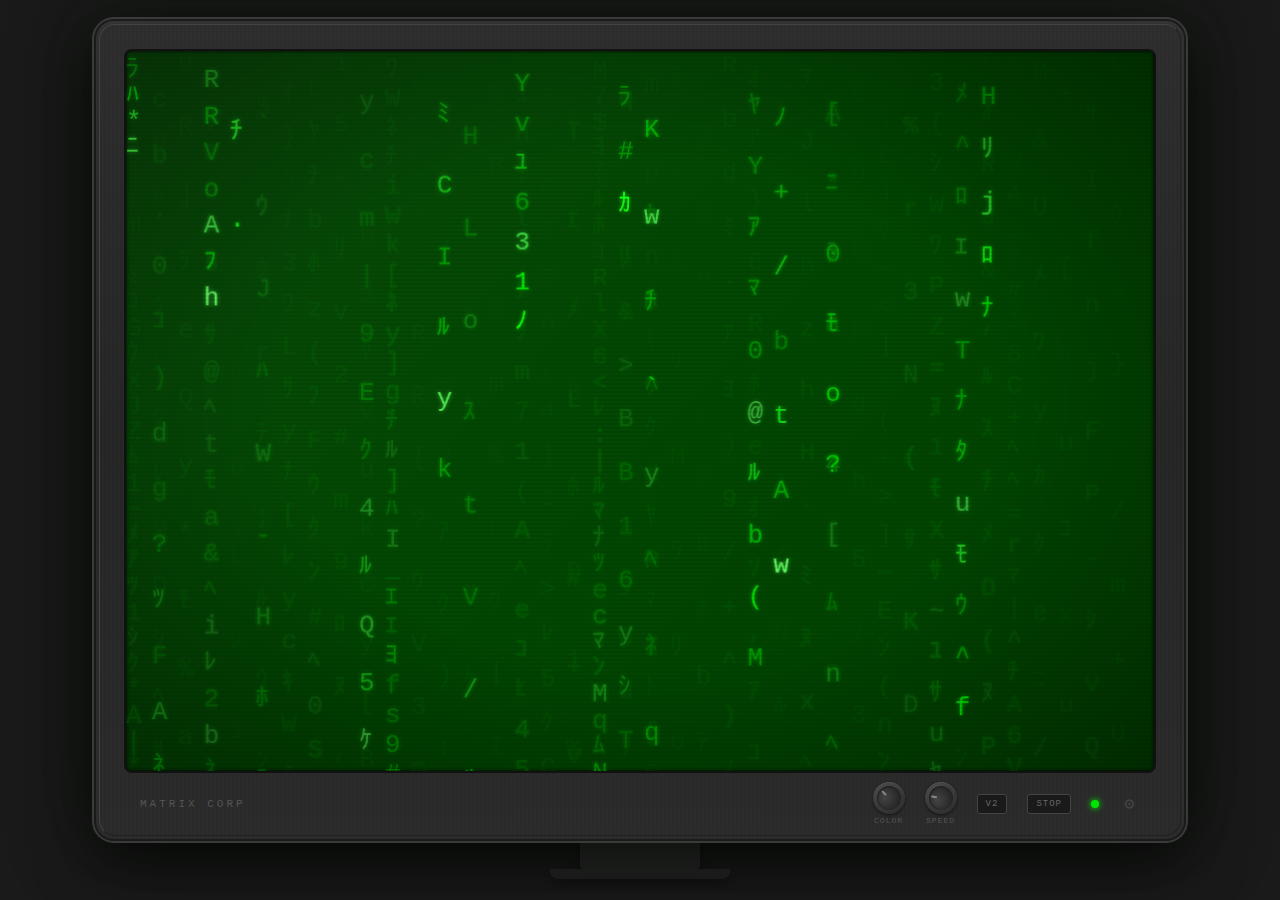
<file: matrix-terminal.html>
<!DOCTYPE html>
<html lang="en">
<head>
    <meta charset="UTF-8">
    <meta name="viewport" content="width=device-width, initial-scale=1.0">
    <title>Matrix Terminal</title>
    <style>
        * {
            margin: 0;
            padding: 0;
            box-sizing: border-box;
        }

        body {
            background: #1a1a1a;
            overflow: hidden;
            font-family: 'Courier New', monospace;
            display: flex;
            align-items: center;
            justify-content: center;
            height: 100vh;
            user-select: none;
        }

        .monitor {
            position: relative;
            background:
                repeating-linear-gradient(
                    90deg,
                    transparent,
                    transparent 2px,
                    rgba(255,255,255,0.008) 2px,
                    rgba(255,255,255,0.008) 4px
                ),
                linear-gradient(180deg, #2d2d2d 0%, #252525 50%, #2a2a2a 100%);
            border-radius: 18px;
            padding: 28px 28px 8px 28px;
            box-shadow:
                0 0 0 2px #1a1a1a,
                0 0 0 4px #3a3a3a,
                inset 0 2px 4px rgba(255,255,255,0.05),
                0 20px 60px rgba(0,0,0,0.7),
                0 0 80px rgba(0,0,0,0.5);
            width: 85vw;
            max-width: 1200px;
            aspect-ratio: 4 / 3;
            display: flex;
            flex-direction: column;
        }

        .monitor::before {
            content: '';
            position: absolute;
            inset: 3px;
            border-radius: 16px;
            border: 1px solid #444;
            border-bottom-color: #222;
            border-right-color: #222;
            pointer-events: none;
        }

        .screen {
            position: relative;
            flex: 1;
            background: #000;
            border-radius: 8px;
            overflow: hidden;
            box-shadow:
                inset 0 0 30px rgba(0,0,0,1),
                inset 0 0 4px rgba(0,0,0,0.8);
            border: 2px solid #111;
        }

        .screen::after {
            content: '';
            position: absolute;
            inset: 0;
            background: repeating-linear-gradient(
                0deg,
                transparent,
                transparent 2px,
                rgba(0, 0, 0, 0.08) 2px,
                rgba(0, 0, 0, 0.08) 4px
            );
            pointer-events: none;
            z-index: 2;
        }

        .screen::before {
            content: '';
            position: absolute;
            top: 0; left: 0;
            width: 100%; height: 100%;
            background:
                radial-gradient(ellipse at center, transparent 50%, rgba(0,0,0,0.35) 100%),
                linear-gradient(135deg, rgba(255,255,255,0.03) 0%, transparent 50%, rgba(0,0,0,0.05) 100%);
            pointer-events: none;
            z-index: 3;
            border-radius: 6px;
        }

        #matrix-canvas {
            display: block;
            width: 100%;
            height: 100%;
            background: #000;
        }

        .monitor-chin {
            display: flex;
            align-items: center;
            justify-content: space-between;
            padding: 10px 16px 6px;
            height: 58px;
        }

        .monitor-brand {
            color: #555;
            font-size: 11px;
            letter-spacing: 3px;
            text-transform: uppercase;
        }

        .chin-controls {
            display: flex;
            align-items: center;
            gap: 20px;
        }

        .knob-group {
            display: flex;
            flex-direction: column;
            align-items: center;
            gap: 2px;
        }

        .knob-label {
            color: #555;
            font-size: 8px;
            letter-spacing: 1px;
            text-transform: uppercase;
        }

        .knob-outer {
            width: 32px;
            height: 32px;
            border-radius: 50%;
            background: radial-gradient(circle at 40% 35%, #555, #222);
            box-shadow:
                0 1px 3px rgba(0,0,0,0.6),
                inset 0 1px 1px rgba(255,255,255,0.1);
            cursor: grab;
            position: relative;
            display: flex;
            align-items: center;
            justify-content: center;
        }

        .knob-outer:active {
            cursor: grabbing;
        }

        .knob-inner {
            width: 24px;
            height: 24px;
            border-radius: 50%;
            background: radial-gradient(circle at 40% 35%, #444, #1a1a1a);
            box-shadow: inset 0 1px 2px rgba(0,0,0,0.5);
            position: relative;
        }

        .knob-indicator {
            position: absolute;
            top: 2px;
            left: 50%;
            transform: translateX(-50%);
            width: 2px;
            height: 6px;
            background: #888;
            border-radius: 1px;
        }

        .power-led {
            width: 8px;
            height: 8px;
            border-radius: 50%;
            background: #00cc00;
            box-shadow: 0 0 6px #00ff00;
            transition: all 0.3s;
        }

        .power-led.off {
            background: #333;
            box-shadow: none;
        }

        .stand {
            width: 120px;
            height: 30px;
            background: linear-gradient(180deg, #333, #2a2a2a);
            margin: 0 auto;
            border-radius: 0 0 4px 4px;
            box-shadow: 0 4px 12px rgba(0,0,0,0.4);
        }

        .stand-base {
            width: 180px;
            height: 10px;
            background: linear-gradient(180deg, #2a2a2a, #222);
            margin: 0 auto;
            border-radius: 0 0 8px 8px;
            box-shadow: 0 4px 8px rgba(0,0,0,0.3);
        }

        .chin-btn {
            background: #1a1a1a;
            border: 1px solid #444;
            color: #666;
            font-family: 'Courier New', monospace;
            font-size: 9px;
            padding: 4px 8px;
            cursor: pointer;
            border-radius: 3px;
            letter-spacing: 1px;
            transition: all 0.2s;
        }

        .chin-btn:hover {
            border-color: #888;
            color: #aaa;
        }

        .chin-btn.active {
            color: #fff;
            border-color: #666;
        }

        .gear-btn {
            background: none;
            border: none;
            color: #444;
            font-size: 14px;
            cursor: pointer;
            padding: 2px 4px;
            transition: all 0.3s;
        }

        .gear-btn:hover {
            color: #888;
            transform: rotate(30deg);
        }

        /* Settings Panel */
        .settings-backdrop {
            display: none;
            position: fixed;
            inset: 0;
            background: rgba(0, 0, 0, 0.5);
            z-index: 100;
        }

        .settings-backdrop.open {
            display: block;
        }

        .settings-panel {
            position: fixed;
            top: 0;
            right: -360px;
            width: 340px;
            height: 100vh;
            background: rgba(10, 10, 10, 0.97);
            border-left: 2px solid hsl(120, 100%, 40%);
            z-index: 101;
            overflow-y: auto;
            font-family: 'Courier New', monospace;
            color: hsl(120, 100%, 45%);
            transition: right 0.3s cubic-bezier(0.4, 0, 0.2, 1);
            padding: 0;
        }

        .settings-panel.open {
            right: 0;
        }

        .settings-panel::-webkit-scrollbar {
            width: 6px;
        }

        .settings-panel::-webkit-scrollbar-track {
            background: #111;
        }

        .settings-panel::-webkit-scrollbar-thumb {
            background: #333;
            border-radius: 3px;
        }

        .settings-header {
            display: flex;
            align-items: center;
            justify-content: space-between;
            padding: 16px 20px;
            border-bottom: 1px solid #222;
        }

        .settings-header h2 {
            font-size: 14px;
            letter-spacing: 3px;
            margin: 0;
        }

        .settings-close {
            background: none;
            border: none;
            color: inherit;
            font-size: 18px;
            cursor: pointer;
            font-family: 'Courier New', monospace;
            padding: 2px 6px;
            transition: color 0.2s;
        }

        .settings-close:hover {
            color: #fff;
        }

        .settings-section {
            padding: 14px 20px;
            border-bottom: 1px solid #1a1a1a;
        }

        .settings-section h3 {
            font-size: 10px;
            letter-spacing: 2px;
            text-transform: uppercase;
            margin-bottom: 12px;
            opacity: 0.7;
        }

        .settings-row {
            display: flex;
            align-items: center;
            justify-content: space-between;
            margin-bottom: 10px;
        }

        .settings-row label {
            font-size: 11px;
            flex-shrink: 0;
            min-width: 110px;
        }

        .settings-row .slider-wrap {
            display: flex;
            align-items: center;
            gap: 8px;
            flex: 1;
            justify-content: flex-end;
        }

        .settings-row input[type="range"] {
            width: 110px;
            accent-color: hsl(120, 100%, 45%);
            cursor: pointer;
        }

        .settings-row .slider-val {
            font-size: 10px;
            min-width: 32px;
            text-align: right;
            opacity: 0.8;
        }

        .settings-row select {
            background: #111;
            color: inherit;
            border: 1px solid #333;
            font-family: 'Courier New', monospace;
            font-size: 11px;
            padding: 4px 6px;
            cursor: pointer;
            flex: 1;
            margin-right: 8px;
        }

        .settings-row select option {
            background: #111;
        }

        .settings-btn {
            background: #111;
            border: 1px solid #333;
            color: inherit;
            font-family: 'Courier New', monospace;
            font-size: 10px;
            padding: 4px 10px;
            cursor: pointer;
            letter-spacing: 1px;
            transition: all 0.2s;
        }

        .settings-btn:hover {
            border-color: #666;
            color: #fff;
        }

        .version-toggle-group {
            display: flex;
            gap: 4px;
        }

        .version-toggle-group .settings-btn.active {
            background: #222;
            border-color: currentColor;
            color: #fff;
        }

        .color-preview {
            width: 16px;
            height: 16px;
            border-radius: 3px;
            border: 1px solid #333;
            flex-shrink: 0;
        }

        .settings-footer {
            padding: 14px 20px;
            font-size: 9px;
            opacity: 0.5;
            line-height: 1.6;
        }

        .settings-footer .shortcuts-hint {
            margin-bottom: 10px;
        }

        .fps-counter {
            position: fixed;
            top: 16px;
            left: 16px;
            background: rgba(0, 0, 0, 0.7);
            padding: 6px 10px;
            border-radius: 3px;
            font-family: 'Courier New', monospace;
            font-size: 12px;
            color: #0f0;
            border: 1px solid rgba(0, 255, 0, 0.2);
            z-index: 100;
            user-select: none;
        }
        .fps-counter.warning { color: #fa0; border-color: rgba(255,170,0,0.3); }
        .fps-counter.critical { color: #f00; border-color: rgba(255,0,0,0.3); }

        body.fullscreen-mode .monitor {
            width: 100vw;
            height: 100vh;
            max-width: none;
            padding: 0;
            border-radius: 0;
            box-shadow: none;
            background: #000;
            aspect-ratio: unset;
        }
        body.fullscreen-mode .monitor::before { display: none; }
        body.fullscreen-mode .screen {
            border-radius: 0;
            border: none;
            box-shadow: none;
        }
        body.fullscreen-mode .monitor-chin,
        body.fullscreen-mode .stand,
        body.fullscreen-mode .stand-base { display: none; }
        body.fullscreen-mode .screen::before,
        body.fullscreen-mode .screen::after { border-radius: 0; }
    </style>
</head>
<body>
    <div style="display:flex;flex-direction:column;align-items:center;">
        <div class="monitor">
            <div class="screen">
                <canvas id="matrix-canvas"></canvas>
            </div>
            <div class="monitor-chin">
                <span class="monitor-brand">Matrix Corp</span>
                <div class="chin-controls">
                    <div class="knob-group">
                        <div class="knob-outer" id="knob-hue" data-value="0.333" data-param="hue">
                            <div class="knob-inner">
                                <div class="knob-indicator"></div>
                            </div>
                        </div>
                        <span class="knob-label">Color</span>
                    </div>
                    <div class="knob-group">
                        <div class="knob-outer" id="knob-speed" data-value="0.2" data-param="speed">
                            <div class="knob-inner">
                                <div class="knob-indicator"></div>
                            </div>
                        </div>
                        <span class="knob-label">Speed</span>
                    </div>
                    <button class="chin-btn" id="version-btn">V2</button>
                    <button class="chin-btn" id="toggle-btn">STOP</button>
                    <div class="power-led" id="power-led"></div>
                    <button class="gear-btn" id="settings-gear">⚙</button>
                </div>
            </div>
        </div>
        <div class="stand"></div>
        <div class="stand-base"></div>
    </div>

    <div class="fps-counter" id="fps-counter" style="display:none;">
        <span id="fps-value">60</span> FPS
    </div>

    <!-- Settings Panel -->
    <div class="settings-backdrop" id="settings-backdrop"></div>
    <div class="settings-panel" id="settings-panel">
        <div class="settings-header">
            <h2>SETTINGS</h2>
            <button class="settings-close" id="settings-close">X</button>
        </div>

        <!-- Presets -->
        <div class="settings-section">
            <h3>Presets</h3>
            <div class="settings-row">
                <select id="preset-select">
                    <option value="0">Classic Green</option>
                    <option value="1">Film Accurate</option>
                    <option value="2">Cyberpunk</option>
                    <option value="3">Amber Terminal</option>
                    <option value="4">Minimal</option>
                    <option value="5">Heavy Rain</option>
                </select>
                <button class="settings-btn" id="preset-load">Load</button>
            </div>
        </div>

        <!-- Animation -->
        <div class="settings-section">
            <h3>Animation</h3>
            <div class="settings-row">
                <label>Version</label>
                <div class="version-toggle-group">
                    <button class="settings-btn active" id="sp-v1-btn">V1</button>
                    <button class="settings-btn" id="sp-v2-btn">V2</button>
                </div>
            </div>
            <div class="settings-row">
                <label>Speed</label>
                <div class="slider-wrap">
                    <input type="range" id="slider-speed" min="0.1" max="5.0" step="0.1" value="1.9">
                    <span class="slider-val" id="val-speed">1.9</span>
                </div>
            </div>
            <div class="settings-row">
                <label>Trail Density</label>
                <div class="slider-wrap">
                    <input type="range" id="slider-density" min="1" max="5" step="1" value="3">
                    <span class="slider-val" id="val-density">3</span>
                </div>
            </div>
            <div class="settings-row">
                <label>Mutation Rate</label>
                <div class="slider-wrap">
                    <input type="range" id="slider-mutation" min="0" max="3" step="0.1" value="1.0">
                    <span class="slider-val" id="val-mutation">1.0</span>
                </div>
            </div>
        </div>

        <!-- Color -->
        <div class="settings-section">
            <h3>Color</h3>
            <div class="settings-row">
                <label>Hue</label>
                <div class="slider-wrap">
                    <input type="range" id="slider-hue" min="0" max="360" step="1" value="120">
                    <span class="slider-val" id="val-hue">120</span>
                    <div class="color-preview" id="color-preview" style="background:hsl(120,100%,45%)"></div>
                </div>
            </div>
            <div class="settings-row">
                <label>Head Brightness</label>
                <div class="slider-wrap">
                    <input type="range" id="slider-headbright" min="50" max="100" step="1" value="88">
                    <span class="slider-val" id="val-headbright">88%</span>
                </div>
            </div>
            <div class="settings-row">
                <label>Glow Intensity</label>
                <div class="slider-wrap">
                    <input type="range" id="slider-glow" min="0" max="3" step="0.1" value="1.0">
                    <span class="slider-val" id="val-glow">1.0</span>
                </div>
            </div>
        </div>

        <!-- Effects -->
        <div class="settings-section">
            <h3>Effects</h3>
            <div class="settings-row">
                <label>Scanline Opacity</label>
                <div class="slider-wrap">
                    <input type="range" id="slider-scanline" min="0" max="0.20" step="0.01" value="0.08">
                    <span class="slider-val" id="val-scanline">8%</span>
                </div>
            </div>
            <div class="settings-row">
                <label>Font Size</label>
                <div class="slider-wrap">
                    <input type="range" id="slider-fontsize" min="14" max="40" step="1" value="26">
                    <span class="slider-val" id="val-fontsize">26px</span>
                </div>
            </div>
        </div>

        <!-- Footer -->
        <div class="settings-footer">
            <div class="shortcuts-hint">
                S: settings &nbsp; Space: start/stop &nbsp; V: version<br>
                F: fullscreen &nbsp; Shift+F: FPS counter<br>
                Esc: close &nbsp; 1-6: load preset
            </div>
            <button class="settings-btn" id="reset-defaults">Reset Defaults</button>
        </div>
    </div>

    <script>
        const canvas = document.getElementById('matrix-canvas');
        const ctx = canvas.getContext('2d');
        const toggleBtn = document.getElementById('toggle-btn');
        const versionBtn = document.getElementById('version-btn');
        const powerLed = document.getElementById('power-led');

        const chars = 'ABCDEFGHIJKLMNOPQRSTUVWXYZabcdefghijklmnopqrstuvwxyz0123456789@#$%^&*()_+-=[]{}|;:,.<>?/~`ｦｱｳｴｵｶｷｸｹｺｻｼｽｾｿﾀﾁﾂﾃﾄﾅﾆﾇﾈﾉﾊﾋﾌﾍﾎﾏﾐﾑﾒﾓﾔﾕﾖﾗﾘﾙﾚﾛﾜﾝ';
        let fontSize = 26;
        const PHI = (1 + Math.sqrt(5)) / 2; // golden ratio 1.618...

        // Fibonacci sequence for tail length selection
        const FIB = [5, 8, 8, 13, 13, 21, 34, 55];

        // Box-Muller Gaussian random: mean, stddev
        function gaussRand(mean, std) {
            let u = 0, v = 0;
            while (u === 0) u = Math.random();
            while (v === 0) v = Math.random();
            const n = Math.sqrt(-2.0 * Math.log(u)) * Math.cos(2.0 * Math.PI * v);
            return mean + n * std;
        }

        // Pick a Fibonacci tail length with Gaussian weighting toward the middle of the sequence
        function fibTailLen() {
            // Gaussian centered on index 3 (fib=13), stddev 1.8
            let idx = Math.round(gaussRand(3, 1.8));
            idx = Math.max(0, Math.min(FIB.length - 1, idx));
            return FIB[idx];
        }

        let hue = 120;
        let speedMult = 1.0;
        let animationRunning = true;
        let animationId;
        let currentVersion = 1; // 1 = classic, 2 = faithful

        // Performance optimizations: typed array pools
        let v2DistPool = null;
        let v2TailPool = null;
        let v2MatPool = null;

        // Performance optimizations: offscreen canvas for glow
        let offscreenCanvas = null;
        let offscreenCtx = null;

        // Settings object (must be declared before buildColorLUT which references it)
        const settings = {
            version: 1,
            hue: 120,
            speed: 1.9,
            density: 3,
            mutationRate: 1.0,
            headBrightness: 88,
            glowIntensity: 1.0,
            scanlineOpacity: 0.08,
            fontSize: 26
        };

        // Performance optimizations: pre-computed color LUTs
        let colorLUT = {
            headColor: '',
            headShadow: '',
            near1Color: '',
            near1Shadow: '',
            near2Color: '',
            tailColors: [] // 25 levels of tail colors
        };

        function resizeCanvas() {
            const rect = canvas.parentElement.getBoundingClientRect();
            canvas.width = rect.width;
            canvas.height = rect.height;
        }
        resizeCanvas();

        // Performance optimization: Build color lookup tables
        function buildColorLUT() {
            // V2 head colors — headBrightness from settings
            const hb = settings.headBrightness;
            colorLUT.headColor = `hsla(${hue}, 30%, ${hb}%, 1.0)`;
            colorLUT.headShadow = `hsla(${hue}, 100%, 75%, 0.9)`;

            // V2 near-head colors (d=1 and d=2)
            colorLUT.near1Color = `hsla(${hue}, 100%, 55%, 1.0)`;
            colorLUT.near1Shadow = `hsla(${hue}, 100%, 50%, 0.5)`;
            colorLUT.near2Color = `hsla(${hue}, 100%, 50%, 1.0)`;

            // V2 tail colors: 25 levels using golden ratio fade
            colorLUT.tailColors = [];
            for (let i = 0; i < 25; i++) {
                const t = i / 24;
                const fade = Math.pow(1 / PHI, t * 3);
                const lightness = Math.max(6, Math.round(8 + 35 * fade));
                const alpha = Math.max(0, fade * 0.95);
                colorLUT.tailColors.push({ lightness, alpha });
            }
        }
        buildColorLUT();

        // =============================================
        //  V1 — Classic fast screensaver rain
        // =============================================
        let v1Columns, v1Drops = [], v1Speeds = [];

        function v1Init() {
            v1Columns = Math.floor(canvas.width / fontSize);
            v1Drops = [];
            v1Speeds = [];
            for (let i = 0; i < v1Columns; i++) {
                v1Drops[i] = Math.floor(Math.random() * canvas.height / fontSize) * -1;
                v1Speeds[i] = 0.5 + Math.random() * 1.5;
            }
        }

        function v1Draw() {
            ctx.fillStyle = 'rgba(0, 0, 0, 0.08)';
            ctx.fillRect(0, 0, canvas.width, canvas.height);
            ctx.font = fontSize + 'px Courier New';
            const v1gi = settings.glowIntensity;

            for (let i = 0; i < v1Drops.length; i++) {
                const char = chars[Math.floor(Math.random() * chars.length)];
                const x = i * fontSize;
                const y = v1Drops[i] * fontSize;
                const lightness = Math.floor(Math.random() * 40 + 30);

                ctx.shadowBlur = 4 * v1gi;
                ctx.shadowColor = `hsla(${hue}, 100%, ${lightness}%, 0.6)`;
                ctx.fillStyle = `hsl(${hue}, 100%, ${lightness}%)`;
                ctx.fillText(char, x, y);

                if (y > canvas.height && Math.random() > 0.975) {
                    v1Drops[i] = 0;
                }
                v1Drops[i] += v1Speeds[i] * speedMult;
            }
        }

        // =============================================
        //  V2 — Faithful Matrix: multi-stream per column
        // =============================================
        //  Each column holds an ARRAY of streams (2-3 can overlap).
        //  Tail lengths picked from Fibonacci sequence via Gaussian.
        //  Speeds are Gaussian-distributed. Fade uses golden ratio curve.
        //  Grid stores array of { char, streamId } per cell for layering.

        let v2Cols, v2Rows;
        let v2Grid;       // [col][row] = { char } or null  (latest writer wins for render)
        let v2Streams;    // [col] = array of stream objects

        let V2_MAX_STREAMS_PER_COL = 3;

        function v2Init() {
            v2Cols = Math.floor(canvas.width / fontSize);
            v2Rows = Math.floor(canvas.height / fontSize) + 1;
            v2Grid = [];
            v2Streams = [];

            // Performance optimization: allocate typed array pools
            const poolSize = v2Cols * v2Rows;
            v2DistPool = new Float32Array(poolSize);
            v2TailPool = new Uint8Array(poolSize);
            v2MatPool = new Float32Array(poolSize);

            // Performance optimization: create offscreen canvas for glow
            offscreenCanvas = document.createElement('canvas');
            offscreenCanvas.width = canvas.width;
            offscreenCanvas.height = canvas.height;
            offscreenCtx = offscreenCanvas.getContext('2d');
            offscreenCtx.font = fontSize + 'px Courier New';

            for (let c = 0; c < v2Cols; c++) {
                v2Grid[c] = [];
                for (let r = 0; r < v2Rows; r++) {
                    v2Grid[c][r] = null;
                }
                v2Streams[c] = [];
                // Spawn 1-2 initial streams per column staggered
                const count = Math.random() < 0.6 ? 2 : 1;
                for (let s = 0; s < count; s++) {
                    v2Streams[c].push(v2MakeStream(true));
                }
            }
        }

        function v2MakeStream(initialSpawn) {
            // Gaussian speed: mean 0.28, stddev 0.08, clamped
            const spd = Math.max(0.1, Math.min(0.5, gaussRand(0.28, 0.08)));
            const startRow = initialSpawn ? -Math.floor(Math.random() * v2Rows * 0.6) : -1;
            return {
                headRow: startRow,
                startRow: startRow,         // where it began — for maturity calc
                tailLen: fibTailLen(),
                speed: spd,
                accum: 0,
                idle: initialSpawn ? Math.floor(Math.random() * 30) : (3 + Math.floor(Math.random() * 25)),
                active: initialSpawn ? Math.random() < 0.85 : false,
                dead: false
            };
        }

        function v2RandomChar() {
            return chars[Math.floor(Math.random() * chars.length)];
        }

        function v2Draw() {
            ctx.fillStyle = '#000';
            ctx.fillRect(0, 0, canvas.width, canvas.height);
            ctx.font = fontSize + 'px Courier New';

            // Performance optimization: clear offscreen canvas
            offscreenCtx.fillStyle = '#000';
            offscreenCtx.fillRect(0, 0, canvas.width, canvas.height);

            const effSpeed = speedMult;

            // Performance optimization: use pooled typed arrays instead of allocating
            // Fill with default values
            v2DistPool.fill(9999);
            v2TailPool.fill(0);
            v2MatPool.fill(0);

            // Create column views for easier access (no extra allocation, just indexing)
            const distMap = [];
            const tailMap = [];
            const matMap = [];
            for (let c = 0; c < v2Cols; c++) {
                const offset = c * v2Rows;
                distMap[c] = v2DistPool.subarray(offset, offset + v2Rows);
                tailMap[c] = v2TailPool.subarray(offset, offset + v2Rows);
                matMap[c] = v2MatPool.subarray(offset, offset + v2Rows);
            }

            // Update all streams
            for (let c = 0; c < v2Cols; c++) {
                const streams = v2Streams[c];

                for (let si = streams.length - 1; si >= 0; si--) {
                    const s = streams[si];

                    if (!s.active) {
                        s.idle--;
                        if (s.idle <= 0) {
                            s.active = true;
                            s.headRow = -1;
                            s.startRow = -1;
                            s.tailLen = fibTailLen();
                            s.speed = Math.max(0.1, Math.min(0.5, gaussRand(0.28, 0.08)));
                        }
                        continue;
                    }

                    const prevHead = Math.floor(s.headRow);

                    // Advance head
                    s.accum += s.speed * effSpeed;
                    while (s.accum >= 1) {
                        s.accum -= 1;
                        s.headRow++;
                    }

                    const curHead = Math.floor(s.headRow);

                    // Place NEW characters only at rows the head just crossed
                    for (let r = prevHead + 1; r <= curHead; r++) {
                        if (r >= 0 && r < v2Rows) {
                            v2Grid[c][r] = { char: v2RandomChar() };
                        }
                    }

                    // How many rows this stream has traveled on-screen
                    const maturity = Math.max(0, curHead - s.startRow);

                    // Fill dist/tail maps for rendering (closest head wins)
                    for (let d = 0; d <= s.tailLen + 2; d++) {
                        const r = curHead - d;
                        if (r < 0 || r >= v2Rows) continue;
                        if (d < distMap[c][r]) {
                            distMap[c][r] = d;
                            tailMap[c][r] = s.tailLen;
                            matMap[c][r] = maturity;
                        }
                    }

                    // Clear cells that fell off the tail
                    for (let r = 0; r < v2Rows; r++) {
                        const dist = curHead - r;
                        if (dist > s.tailLen + 3 && v2Grid[c][r] && distMap[c][r] > 9000) {
                            v2Grid[c][r] = null;
                        }
                    }

                    // Stream finished
                    if (s.headRow > v2Rows + s.tailLen + 4) {
                        s.dead = true;
                    }
                }

                // Remove dead streams, respawn
                for (let si = streams.length - 1; si >= 0; si--) {
                    if (streams[si].dead) {
                        streams[si] = v2MakeStream(false);
                    }
                }

                // Occasional extra overlapping stream
                if (streams.length < V2_MAX_STREAMS_PER_COL && Math.random() < 0.003) {
                    streams.push(v2MakeStream(false));
                }
            }

            // Render grid + slow mutation
            // Performance optimization: render non-glowing chars to main canvas,
            // glowing chars to offscreen canvas, then composite
            ctx.shadowBlur = 0;
            const mr = settings.mutationRate;
            const gi = settings.glowIntensity;
            for (let c = 0; c < v2Cols; c++) {
                for (let r = 0; r < v2Rows; r++) {
                    const cell = v2Grid[c][r];
                    if (!cell) continue;

                    const d = distMap[c][r];
                    if (d > 9000) continue; // not covered by any active stream
                    const tl = tailMap[c][r];
                    const mat = matMap[c][r];

                    // Maturity fade-in: stream must descend 6+ rows before full brightness
                    // Prevents single-char bright dots from freshly spawned streams
                    const matFade = Math.min(1, mat / 6);
                    if (matFade < 0.05) continue; // too young, don't render at all

                    const x = c * fontSize;
                    const y = (r + 1) * fontSize;

                    // Gentle mutation: head ~1.5/sec, near ~0.6/sec, far ~0.12/sec
                    if (d <= 1 && Math.random() < 0.025 * mr) cell.char = v2RandomChar();
                    else if (d < 5 && Math.random() < 0.01 * mr) cell.char = v2RandomChar();
                    else if (Math.random() < 0.002 * mr) cell.char = v2RandomChar();

                    // Performance optimization: use pre-computed color LUTs
                    let fillColor;
                    let isGlowing = false;

                    if (d <= 0) {
                        // Head character
                        fillColor = colorLUT.headColor;
                        isGlowing = true;
                        // Render to offscreen with glow
                        offscreenCtx.shadowBlur = 14 * matFade * gi;
                        offscreenCtx.shadowColor = `hsla(${hue}, 100%, 75%, ${0.9 * matFade})`;
                        offscreenCtx.fillStyle = fillColor;
                        offscreenCtx.fillText(cell.char, x, y);
                        // Also render to main canvas (no glow)
                        ctx.fillStyle = fillColor;
                        ctx.fillText(cell.char, x, y);
                    } else if (d === 1) {
                        fillColor = colorLUT.near1Color;
                        isGlowing = true;
                        // Render to offscreen with glow
                        offscreenCtx.shadowBlur = 6 * matFade * gi;
                        offscreenCtx.shadowColor = `hsla(${hue}, 100%, 50%, ${0.5 * matFade})`;
                        offscreenCtx.fillStyle = fillColor;
                        offscreenCtx.fillText(cell.char, x, y);
                        // Also render to main canvas (no glow)
                        ctx.fillStyle = fillColor;
                        ctx.fillText(cell.char, x, y);
                    } else if (d === 2) {
                        fillColor = colorLUT.near2Color;
                        isGlowing = true;
                        // Render to offscreen with glow
                        offscreenCtx.shadowBlur = 6 * matFade * gi;
                        offscreenCtx.shadowColor = `hsla(${hue}, 100%, 50%, ${0.5 * matFade})`;
                        offscreenCtx.fillStyle = fillColor;
                        offscreenCtx.fillText(cell.char, x, y);
                        // Also render to main canvas (no glow)
                        ctx.fillStyle = fillColor;
                        ctx.fillText(cell.char, x, y);
                    } else {
                        // Tail character - use LUT
                        const t = (d - 2) / Math.max(1, tl - 2);
                        const lutIndex = Math.min(24, Math.floor(t * 24));
                        const lutEntry = colorLUT.tailColors[lutIndex];
                        const finalAlpha = lutEntry.alpha * matFade;
                        if (finalAlpha < 0.02) continue;
                        ctx.fillStyle = `hsla(${hue}, 100%, ${lutEntry.lightness}%, ${finalAlpha})`;
                        ctx.fillText(cell.char, x, y);
                    }
                }
            }

            // Performance optimization: composite offscreen glow layer onto main canvas
            offscreenCtx.shadowBlur = 0;
            ctx.globalCompositeOperation = 'lighter';
            ctx.drawImage(offscreenCanvas, 0, 0);
            ctx.globalCompositeOperation = 'source-over';
        }

        // =============================================
        //  Main loop
        // =============================================
        function init() {
            ctx.clearRect(0, 0, canvas.width, canvas.height);
            v1Init();
            v2Init();
        }
        init();

        let frameCount = 0;
        let lastFpsTime = performance.now();
        let currentFps = 60;

        function mainLoop() {
            // FPS tracking
            frameCount++;
            const now = performance.now();
            if (now - lastFpsTime >= 1000) {
                currentFps = Math.round(frameCount * 1000 / (now - lastFpsTime));
                frameCount = 0;
                lastFpsTime = now;
                const el = document.getElementById('fps-value');
                const counter = document.getElementById('fps-counter');
                if (el) el.textContent = currentFps;
                if (counter) {
                    counter.classList.remove('warning', 'critical');
                    if (currentFps < 40) counter.classList.add('critical');
                    else if (currentFps < 55) counter.classList.add('warning');
                }
            }

            if (currentVersion === 1) {
                v1Draw();
            } else {
                v2Draw();
            }
            if (animationRunning) {
                animationId = requestAnimationFrame(mainLoop);
            }
        }

        // Smooth version crossfade
        function switchVersion(newVersion) {
            canvas.style.transition = 'opacity 0.3s ease';
            canvas.style.opacity = '0';
            setTimeout(() => {
                currentVersion = newVersion;
                settings.version = newVersion;
                ctx.fillStyle = '#000';
                ctx.fillRect(0, 0, canvas.width, canvas.height);
                if (newVersion === 2) v2Init();
                else v1Init();
                canvas.style.opacity = '1';
                setTimeout(() => { canvas.style.transition = ''; }, 300);
            }, 300);
        }

        // Version toggle
        versionBtn.addEventListener('click', () => {
            if (currentVersion === 1) {
                switchVersion(2);
                versionBtn.textContent = 'V1';
                versionBtn.classList.add('active');
            } else {
                switchVersion(1);
                versionBtn.textContent = 'V2';
                versionBtn.classList.remove('active');
            }
        });

        // --- Rotary knob interaction ---
        const knobs = document.querySelectorAll('.knob-outer');
        let activeKnob = null;
        let knobStartY = 0;
        let knobStartValue = 0;

        function updateKnobVisual(knobEl, value) {
            const angle = -135 + value * 270;
            const inner = knobEl.querySelector('.knob-inner');
            inner.style.transform = `rotate(${angle}deg)`;
        }

        function updateBtnColors() {
            const ledColor = `hsl(${hue}, 100%, 45%)`;
            const glowColor = `hsl(${hue}, 100%, 50%)`;
            powerLed.style.background = ledColor;
            powerLed.style.boxShadow = `0 0 6px ${glowColor}`;
            updateBezelGlow();
        }

        function updateBezelGlow() {
            const glow = `hsla(${hue}, 60%, 30%, 0.12)`;
            document.querySelector('.monitor').style.boxShadow = `
                0 0 0 2px #1a1a1a,
                0 0 0 4px #3a3a3a,
                inset 0 2px 4px rgba(255,255,255,0.05),
                0 20px 60px rgba(0,0,0,0.7),
                0 0 80px rgba(0,0,0,0.5),
                0 0 60px ${glow}
            `;
        }

        function applyKnobValue(knobEl, value) {
            const param = knobEl.dataset.param;
            if (param === 'hue') {
                hue = Math.round(value * 360);
                updateBtnColors();
                // Performance optimization: rebuild color LUT when hue changes
                buildColorLUT();
            } else if (param === 'speed') {
                // 0..1 maps to 0.1x .. 9.0x (3x wider range)
                speedMult = 0.1 + value * 8.9;
            }
        }

        knobs.forEach(knob => {
            const val = parseFloat(knob.dataset.value);
            updateKnobVisual(knob, val);
            applyKnobValue(knob, val);
        });

        function onPointerDown(e) {
            const knob = e.target.closest('.knob-outer');
            if (!knob) return;
            activeKnob = knob;
            knobStartY = e.clientY;
            knobStartValue = parseFloat(knob.dataset.value);
            e.preventDefault();
        }

        function onPointerMove(e) {
            if (!activeKnob) return;
            const dy = knobStartY - e.clientY;
            let newValue = knobStartValue + dy / 150;
            newValue = Math.max(0, Math.min(1, newValue));
            activeKnob.dataset.value = newValue;
            updateKnobVisual(activeKnob, newValue);
            applyKnobValue(activeKnob, newValue);
        }

        function onPointerUp() {
            activeKnob = null;
        }

        document.addEventListener('pointerdown', onPointerDown);
        document.addEventListener('pointermove', onPointerMove);
        document.addEventListener('pointerup', onPointerUp);

        // Toggle animation
        toggleBtn.addEventListener('click', () => {
            animationRunning = !animationRunning;
            if (animationRunning) {
                toggleBtn.textContent = 'STOP';
                powerLed.classList.remove('off');
                mainLoop();
            } else {
                toggleBtn.textContent = 'START';
                powerLed.classList.add('off');
                cancelAnimationFrame(animationId);
            }
        });

        window.addEventListener('resize', () => {
            resizeCanvas();
            init();
        });

        // =============================================
        //  Settings Engine
        // =============================================

        const PRESETS = [
            { name: 'Classic Green',  version:1, hue:120, speed:1.9, density:3, mutationRate:1.0, headBrightness:88, glowIntensity:1.0, scanlineOpacity:0.08, fontSize:26 },
            { name: 'Film Accurate',  version:2, hue:120, speed:0.8, density:2, mutationRate:0.5, headBrightness:95, glowIntensity:1.5, scanlineOpacity:0.08, fontSize:26 },
            { name: 'Cyberpunk',      version:2, hue:300, speed:2.5, density:4, mutationRate:1.5, headBrightness:90, glowIntensity:2.0, scanlineOpacity:0.04, fontSize:22 },
            { name: 'Amber Terminal', version:1, hue:30,  speed:0.6, density:2, mutationRate:0.8, headBrightness:85, glowIntensity:1.0, scanlineOpacity:0.15, fontSize:28 },
            { name: 'Minimal',        version:2, hue:120, speed:0.5, density:1, mutationRate:0.3, headBrightness:80, glowIntensity:0.5, scanlineOpacity:0.04, fontSize:30 },
            { name: 'Heavy Rain',     version:2, hue:120, speed:3.0, density:5, mutationRate:2.0, headBrightness:88, glowIntensity:1.0, scanlineOpacity:0.08, fontSize:20 }
        ];

        // Settings panel DOM refs
        const settingsPanel = document.getElementById('settings-panel');
        const settingsBackdrop = document.getElementById('settings-backdrop');
        const settingsCloseBtn = document.getElementById('settings-close');
        const presetSelect = document.getElementById('preset-select');
        const presetLoadBtn = document.getElementById('preset-load');
        const resetDefaultsBtn = document.getElementById('reset-defaults');
        const spV1Btn = document.getElementById('sp-v1-btn');
        const spV2Btn = document.getElementById('sp-v2-btn');

        const sliderSpeed = document.getElementById('slider-speed');
        const sliderDensity = document.getElementById('slider-density');
        const sliderMutation = document.getElementById('slider-mutation');
        const sliderHue = document.getElementById('slider-hue');
        const sliderHeadBright = document.getElementById('slider-headbright');
        const sliderGlow = document.getElementById('slider-glow');
        const sliderScanline = document.getElementById('slider-scanline');
        const sliderFontSize = document.getElementById('slider-fontsize');

        const valSpeed = document.getElementById('val-speed');
        const valDensity = document.getElementById('val-density');
        const valMutation = document.getElementById('val-mutation');
        const valHue = document.getElementById('val-hue');
        const valHeadBright = document.getElementById('val-headbright');
        const valGlow = document.getElementById('val-glow');
        const valScanline = document.getElementById('val-scanline');
        const valFontSize = document.getElementById('val-fontsize');
        const colorPreview = document.getElementById('color-preview');

        function toggleSettingsPanel() {
            const isOpen = settingsPanel.classList.toggle('open');
            settingsBackdrop.classList.toggle('open', isOpen);
        }

        function closeSettingsPanel() {
            settingsPanel.classList.remove('open');
            settingsBackdrop.classList.remove('open');
        }

        // Update panel UI to match current settings
        function syncUIFromSettings() {
            sliderSpeed.value = settings.speed;
            valSpeed.textContent = settings.speed.toFixed(1);

            sliderDensity.value = settings.density;
            valDensity.textContent = settings.density;

            sliderMutation.value = settings.mutationRate;
            valMutation.textContent = settings.mutationRate.toFixed(1);

            sliderHue.value = settings.hue;
            valHue.textContent = settings.hue;
            colorPreview.style.background = `hsl(${settings.hue},100%,45%)`;

            sliderHeadBright.value = settings.headBrightness;
            valHeadBright.textContent = settings.headBrightness + '%';

            sliderGlow.value = settings.glowIntensity;
            valGlow.textContent = settings.glowIntensity.toFixed(1);

            sliderScanline.value = settings.scanlineOpacity;
            valScanline.textContent = Math.round(settings.scanlineOpacity * 100) + '%';

            sliderFontSize.value = settings.fontSize;
            valFontSize.textContent = settings.fontSize + 'px';

            // Version buttons
            if (settings.version === 1) {
                spV1Btn.classList.add('active');
                spV2Btn.classList.remove('active');
            } else {
                spV1Btn.classList.remove('active');
                spV2Btn.classList.add('active');
            }

            // Update panel theming to match hue
            updatePanelHue();

            // Sync knobs
            syncKnobsFromSettings();
        }

        function updatePanelHue() {
            const h = settings.hue;
            settingsPanel.style.borderLeftColor = `hsl(${h}, 100%, 40%)`;
            settingsPanel.style.color = `hsl(${h}, 100%, 45%)`;
            // Update range accent colors
            const allRanges = settingsPanel.querySelectorAll('input[type="range"]');
            allRanges.forEach(r => { r.style.accentColor = `hsl(${h}, 100%, 45%)`; });
        }

        // Sync knobs to match settings
        function syncKnobsFromSettings() {
            // Hue knob: 0..360 maps to 0..1
            const hueKnob = document.getElementById('knob-hue');
            const hueVal = settings.hue / 360;
            hueKnob.dataset.value = hueVal;
            updateKnobVisual(hueKnob, hueVal);

            // Speed knob: speedMult = 0.1 + value * 8.9, so value = (speedMult - 0.1) / 8.9
            const speedKnob = document.getElementById('knob-speed');
            const speedVal = Math.max(0, Math.min(1, (settings.speed - 0.1) / 8.9));
            speedKnob.dataset.value = speedVal;
            updateKnobVisual(speedKnob, speedVal);
        }

        // Apply settings to the live animation engine
        function applySettings() {
            hue = settings.hue;
            speedMult = settings.speed;
            fontSize = settings.fontSize;
            V2_MAX_STREAMS_PER_COL = settings.density;

            buildColorLUT();
            updateBtnColors();
            updateScanlineCSS();

            // Update chin version button text
            if (settings.version !== currentVersion) {
                if (settings.version === 1) {
                    currentVersion = 1;
                    versionBtn.textContent = 'V2';
                    versionBtn.classList.remove('active');
                } else {
                    currentVersion = 2;
                    versionBtn.textContent = 'V1';
                    versionBtn.classList.add('active');
                }
                ctx.fillStyle = '#000';
                ctx.fillRect(0, 0, canvas.width, canvas.height);
                if (currentVersion === 1) v1Init(); else v2Init();
            }
        }

        function updateScanlineCSS() {
            const screenEl = document.querySelector('.screen');
            const op = settings.scanlineOpacity;
            screenEl.style.setProperty('--scanline-opacity', op);
            // Override the ::after pseudo-element via a style element
            let styleTag = document.getElementById('dynamic-scanline-style');
            if (!styleTag) {
                styleTag = document.createElement('style');
                styleTag.id = 'dynamic-scanline-style';
                document.head.appendChild(styleTag);
            }
            styleTag.textContent = `.screen::after {
                background: repeating-linear-gradient(
                    0deg,
                    transparent,
                    transparent 2px,
                    rgba(0, 0, 0, ${op}) 2px,
                    rgba(0, 0, 0, ${op}) 4px
                ) !important;
            }`;
        }

        function saveSettings() {
            localStorage.setItem('matrixSettings', JSON.stringify(settings));
        }

        function loadSettings() {
            try {
                const raw = localStorage.getItem('matrixSettings');
                if (!raw) return false;
                const saved = JSON.parse(raw);
                // Validate and clamp
                if (typeof saved.version === 'number') settings.version = (saved.version === 2) ? 2 : 1;
                if (typeof saved.hue === 'number') settings.hue = Math.max(0, Math.min(360, Math.round(saved.hue)));
                if (typeof saved.speed === 'number') settings.speed = Math.max(0.1, Math.min(5.0, saved.speed));
                if (typeof saved.density === 'number') settings.density = Math.max(1, Math.min(5, Math.round(saved.density)));
                if (typeof saved.mutationRate === 'number') settings.mutationRate = Math.max(0, Math.min(3, saved.mutationRate));
                if (typeof saved.headBrightness === 'number') settings.headBrightness = Math.max(50, Math.min(100, Math.round(saved.headBrightness)));
                if (typeof saved.glowIntensity === 'number') settings.glowIntensity = Math.max(0, Math.min(3, saved.glowIntensity));
                if (typeof saved.scanlineOpacity === 'number') settings.scanlineOpacity = Math.max(0, Math.min(0.20, saved.scanlineOpacity));
                if (typeof saved.fontSize === 'number') settings.fontSize = Math.max(14, Math.min(40, Math.round(saved.fontSize)));
                return true;
            } catch (e) {
                return false;
            }
        }

        function loadPreset(index) {
            const p = PRESETS[index];
            if (!p) return;
            settings.version = p.version;
            settings.hue = p.hue;
            settings.speed = p.speed;
            settings.density = p.density;
            settings.mutationRate = p.mutationRate;
            settings.headBrightness = p.headBrightness;
            settings.glowIntensity = p.glowIntensity;
            settings.scanlineOpacity = p.scanlineOpacity;
            settings.fontSize = p.fontSize;

            applySettings();
            syncUIFromSettings();
            saveSettings();

            // Font size change requires reinit
            resizeCanvas();
            init();
        }

        function onSettingChange() {
            applySettings();
            syncUIFromSettings();
            saveSettings();
        }

        // --- Settings panel event wiring ---

        // Open/close
        document.getElementById('settings-gear').addEventListener('click', toggleSettingsPanel);
        settingsCloseBtn.addEventListener('click', closeSettingsPanel);
        settingsBackdrop.addEventListener('click', closeSettingsPanel);

        // Preset load
        presetLoadBtn.addEventListener('click', () => {
            loadPreset(parseInt(presetSelect.value));
        });

        // Reset defaults
        resetDefaultsBtn.addEventListener('click', () => {
            localStorage.removeItem('matrixSettings');
            loadPreset(0); // Classic Green
        });

        // Version toggle in settings panel
        spV1Btn.addEventListener('click', () => {
            settings.version = 1;
            switchVersion(1);
            versionBtn.textContent = 'V2';
            versionBtn.classList.remove('active');
            syncUIFromSettings();
            saveSettings();
        });
        spV2Btn.addEventListener('click', () => {
            settings.version = 2;
            switchVersion(2);
            versionBtn.textContent = 'V1';
            versionBtn.classList.add('active');
            syncUIFromSettings();
            saveSettings();
        });

        // Sliders
        sliderSpeed.addEventListener('input', () => {
            settings.speed = parseFloat(sliderSpeed.value);
            onSettingChange();
        });

        sliderDensity.addEventListener('input', () => {
            settings.density = parseInt(sliderDensity.value);
            onSettingChange();
        });

        sliderMutation.addEventListener('input', () => {
            settings.mutationRate = parseFloat(sliderMutation.value);
            onSettingChange();
        });

        sliderHue.addEventListener('input', () => {
            settings.hue = parseInt(sliderHue.value);
            onSettingChange();
        });

        sliderHeadBright.addEventListener('input', () => {
            settings.headBrightness = parseInt(sliderHeadBright.value);
            onSettingChange();
        });

        sliderGlow.addEventListener('input', () => {
            settings.glowIntensity = parseFloat(sliderGlow.value);
            onSettingChange();
        });

        sliderScanline.addEventListener('input', () => {
            settings.scanlineOpacity = parseFloat(sliderScanline.value);
            onSettingChange();
        });

        sliderFontSize.addEventListener('input', () => {
            settings.fontSize = parseInt(sliderFontSize.value);
            onSettingChange();
            // Font size requires reinit
            resizeCanvas();
            init();
        });

        // --- Knob ↔ Slider bidirectional sync ---
        // Override applyKnobValue to also update settings + sliders
        const _origApplyKnobValue = applyKnobValue;
        // We need to redefine it to sync with settings
        // The existing knob system calls applyKnobValue on pointer move
        // We monkey-patch by redefining the onPointerMove behavior

        // Wrap the existing applyKnobValue
        function applyKnobValueWithSync(knobEl, value) {
            const param = knobEl.dataset.param;
            if (param === 'hue') {
                const newHue = Math.round(value * 360);
                settings.hue = newHue;
                hue = newHue;
                updateBtnColors();
                buildColorLUT();
                syncUIFromSettings();
                saveSettings();
            } else if (param === 'speed') {
                const newSpeed = 0.1 + value * 8.9;
                // Map knob range (0.1-9.0) to settings range (0.1-5.0)
                settings.speed = Math.min(5.0, Math.round(newSpeed * 10) / 10);
                speedMult = newSpeed; // actual engine uses full range
                syncUIFromSettings();
                saveSettings();
            }
        }

        // Replace the pointermove handler to use our synced version
        document.removeEventListener('pointermove', onPointerMove);
        document.addEventListener('pointermove', function(e) {
            if (!activeKnob) return;
            const dy = knobStartY - e.clientY;
            let newValue = knobStartValue + dy / 150;
            newValue = Math.max(0, Math.min(1, newValue));
            activeKnob.dataset.value = newValue;
            updateKnobVisual(activeKnob, newValue);
            applyKnobValueWithSync(activeKnob, newValue);
        });

        // --- Chin version button sync ---
        // Override the existing versionBtn click to sync with settings
        versionBtn.addEventListener('click', function() {
            settings.version = currentVersion; // currentVersion was already toggled by the earlier listener
            syncUIFromSettings();
            saveSettings();
        });

        // Fullscreen toggle
        function toggleFullscreen() {
            if (!document.fullscreenElement) {
                document.documentElement.requestFullscreen().catch(() => {});
                document.body.classList.add('fullscreen-mode');
            } else {
                document.exitFullscreen().catch(() => {});
                document.body.classList.remove('fullscreen-mode');
            }
            setTimeout(() => { resizeCanvas(); init(); }, 100);
        }

        document.addEventListener('fullscreenchange', () => {
            if (!document.fullscreenElement) {
                document.body.classList.remove('fullscreen-mode');
                setTimeout(() => { resizeCanvas(); init(); }, 100);
            }
        });

        // --- Keyboard shortcuts ---
        document.addEventListener('keydown', (e) => {
            // Ignore when focused on panel inputs
            const tag = e.target.tagName.toLowerCase();
            if (tag === 'input' || tag === 'select' || tag === 'textarea') return;

            const key = e.key.toLowerCase();

            if (key === 's') {
                e.preventDefault();
                toggleSettingsPanel();
            } else if (key === ' ') {
                e.preventDefault();
                toggleBtn.click();
            } else if (key === 'v') {
                e.preventDefault();
                versionBtn.click();
            } else if (key === 'f' && e.shiftKey) {
                e.preventDefault();
                const fpsCounter = document.getElementById('fps-counter');
                if (fpsCounter) {
                    fpsCounter.style.display = fpsCounter.style.display === 'none' ? 'block' : 'none';
                }
            } else if (key === 'f' && !e.shiftKey) {
                e.preventDefault();
                toggleFullscreen();
            } else if (key === 'escape') {
                closeSettingsPanel();
            } else if (key >= '1' && key <= '6') {
                e.preventDefault();
                loadPreset(parseInt(key) - 1);
                presetSelect.value = parseInt(key) - 1;
            }
        });

        // --- Initialization: load saved settings or defaults ---
        const didLoad = loadSettings();
        if (didLoad) {
            // Apply loaded settings
            hue = settings.hue;
            speedMult = settings.speed;
            fontSize = settings.fontSize;
            V2_MAX_STREAMS_PER_COL = settings.density;

            if (settings.version !== currentVersion) {
                if (settings.version === 2) {
                    currentVersion = 2;
                    versionBtn.textContent = 'V1';
                    versionBtn.classList.add('active');
                } else {
                    currentVersion = 1;
                    versionBtn.textContent = 'V2';
                    versionBtn.classList.remove('active');
                }
            }

            buildColorLUT();
            updateBtnColors();
            updateScanlineCSS();
            resizeCanvas();
            init();
        } else {
            updateScanlineCSS();
        }
        syncUIFromSettings();

        mainLoop();
    </script>
</body>
</html>
</file>
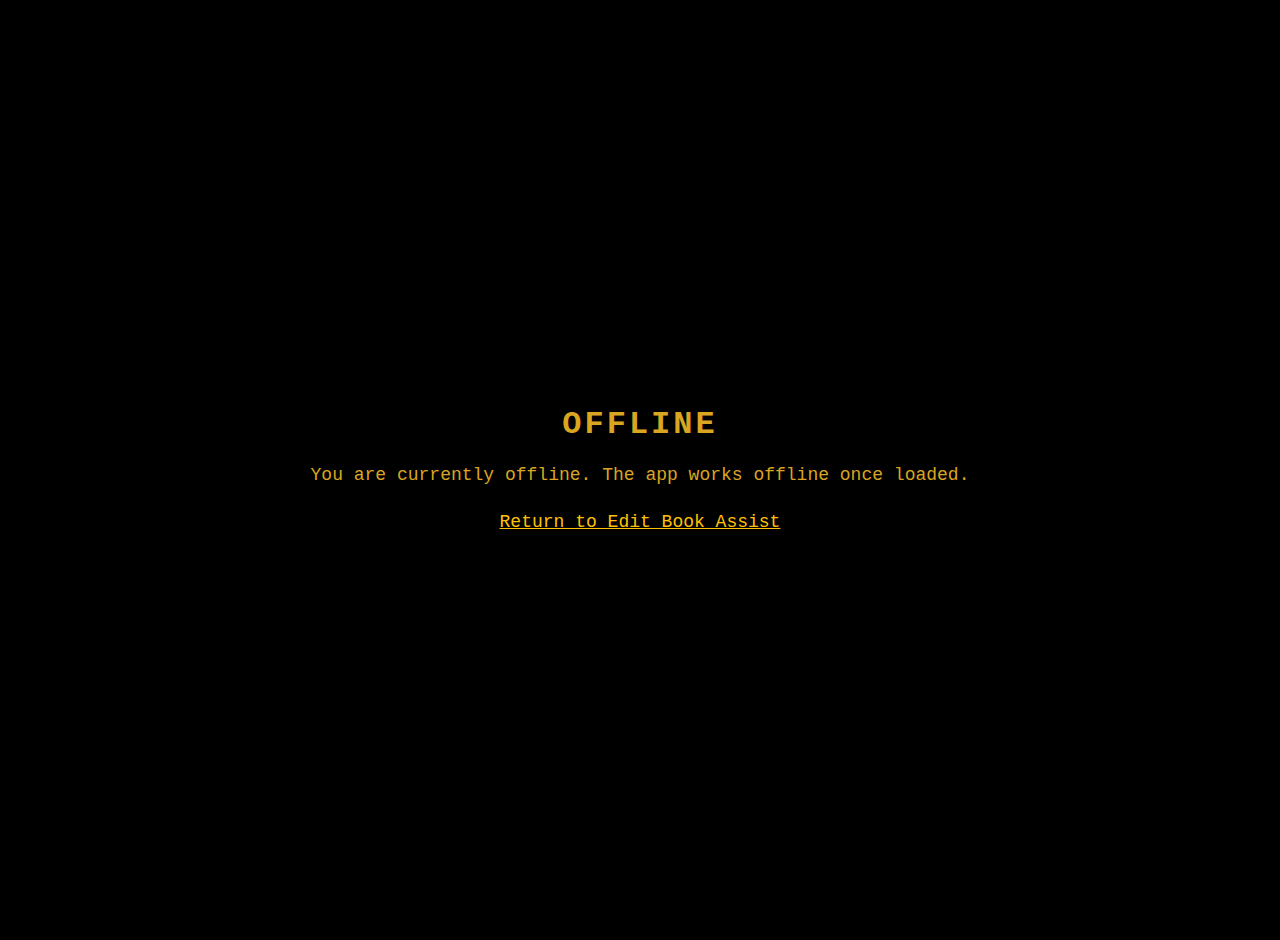
<file: v1.1/offline.html>
<!DOCTYPE html>
<html lang="en">
<head>
  <meta charset="UTF-8">
  <meta name="viewport" content="width=device-width, initial-scale=1.0">
  <title>Offline - Edit Book Assist</title>
  <style>
    body { background: #000; color: #daa520; font-family: 'Consolas', monospace; display: flex; align-items: center; justify-content: center; min-height: 100vh; margin: 0; text-align: center; padding: 20px; }
    h1 { font-size: 32px; letter-spacing: 3px; margin-bottom: 16px; }
    p { font-size: 18px; line-height: 1.6; }
    a { color: #ffc107; }
  </style>
</head>
<body>
  <div>
    <h1>OFFLINE</h1>
    <p>You are currently offline. The app works offline once loaded.</p>
    <p><a href="./">Return to Edit Book Assist</a></p>
  </div>
</body>
</html>
</file>
<file: style.css>
/* ============================================================
   Edit Book Assist — Styles
   ============================================================ */

:root {
  --amber: #daa520;
  --amber-bright: #ffc107;
  --amber-dim: #8b6914;
  --amber-faint: #3d2e00;
  --bg: #000;
  --bg-panel: #0a0a00;
  --text: #daa520;
  --text-dim: #8b6914;
  --text-bright: #ffe082;
  --border: #3d2e00;
  --font: 'Consolas', 'JetBrains Mono', 'Courier New', monospace;
}

* { margin: 0; padding: 0; box-sizing: border-box; }

body {
  background: var(--bg);
  color: var(--text);
  font-family: var(--font);
  font-size: 20px;
  min-height: 100vh;
}

/* ============================================================
   App Container — sidebar + content
   ============================================================ */

.app-container {
  display: flex;
  flex-direction: row;
  min-height: 100vh;
}

/* ============================================================
   Sidebar Navigation
   ============================================================ */

.sidebar-nav {
  width: 220px;
  flex-shrink: 0;
  background: var(--bg-panel);
  border-right: 1px solid var(--amber-faint);
  display: flex;
  flex-direction: column;
  gap: 0;
}

.sidebar-header {
  padding: 24px 20px;
  font-size: 20px;
  color: var(--amber-bright);
  letter-spacing: 3px;
  line-height: 1.4;
  border-bottom: 1px solid var(--amber-faint);
}

.nav-item {
  padding: 16px 20px;
  font-size: 20px;
  color: var(--text-dim);
  letter-spacing: 2px;
  cursor: pointer;
  border-left: 3px solid transparent;
  transition: color 0.15s, border-color 0.15s, background 0.15s;
}

.nav-item:hover {
  color: var(--amber);
  background: rgba(218, 165, 32, 0.05);
}

.nav-item.active {
  color: var(--amber-bright);
  border-left-color: var(--amber);
  background: rgba(218, 165, 32, 0.08);
}

/* ============================================================
   Content Area + Screen System
   ============================================================ */

.content-area {
  flex: 1;
  min-width: 0;
  display: flex;
  flex-direction: column;
}

.screen {
  display: none;
  flex-direction: column;
  flex: 1;
  padding: 24px;
  gap: 24px;
}

.screen.active {
  display: flex;
}

/* ============================================================
   Screen Header
   ============================================================ */

.screen-header {
  display: flex;
  align-items: center;
  justify-content: space-between;
  gap: 16px;
}

.screen-title {
  font-size: 24px;
  color: var(--amber);
  letter-spacing: 3px;
}

/* ============================================================
   Save Button
   ============================================================ */

.btn-save {
  padding: 10px 24px;
  background: transparent;
  border: 1px solid var(--amber-dim);
  color: var(--amber);
  font-family: var(--font);
  font-size: 20px;
  letter-spacing: 2px;
  cursor: pointer;
  transition: border-color 0.15s, color 0.15s, background 0.15s;
}

.btn-save:hover {
  border-color: var(--amber);
  color: var(--amber-bright);
  background: rgba(218, 165, 32, 0.05);
}

.btn-save.saved {
  border-color: var(--amber-bright);
  color: var(--amber-bright);
  background: rgba(218, 165, 32, 0.15);
}

/* ============================================================
   Section Counter (Case View header)
   ============================================================ */

.section-counter {
  font-size: 20px;
  color: var(--text-dim);
  letter-spacing: 2px;
}

/* ============================================================
   Section Container (Case View body)
   ============================================================ */

.section-container {
  position: relative;
  flex: 1;
  display: flex;
  align-items: stretch;
  gap: 0;
}

.section-nav-btn {
  width: 60px;
  flex-shrink: 0;
  background: transparent;
  border: 1px solid var(--border);
  color: var(--amber);
  font-family: var(--font);
  font-size: 24px;
  cursor: pointer;
  transition: border-color 0.15s, color 0.15s, background 0.15s;
}

.section-nav-btn:hover:not(:disabled) {
  border-color: var(--amber);
  color: var(--amber-bright);
  background: rgba(218, 165, 32, 0.05);
}

.section-nav-btn:disabled {
  color: var(--amber-faint);
  border-color: var(--border);
  cursor: default;
  opacity: 0.4;
}

.section-content {
  flex: 1;
  background: var(--bg-panel);
  border: 1px solid var(--border);
  padding: 16px;
  display: flex;
  flex-direction: column;
  gap: 12px;
  min-height: 400px;
}

/* ============================================================
   Case Info Bar (compact stats above the case visual)
   ============================================================ */

.case-info-bar {
  display: flex;
  flex-wrap: wrap;
  gap: 8px 24px;
  padding: 10px 12px;
  border: 1px solid var(--border);
  background: var(--bg);
  font-size: 20px;
}

.cib-item {
  color: var(--text);
  white-space: nowrap;
}

.cib-label {
  color: var(--text-dim);
  margin-right: 6px;
}

.cib-reserved {
  color: var(--amber);
}

/* ============================================================
   Case Visual — shelves with cell tick marks
   ============================================================ */

.case-visual {
  flex: 1;
  display: flex;
  flex-direction: column;
  gap: 0;
  border: 2px solid var(--amber-dim);
  background: var(--bg);
}

.case-shelf-row {
  flex: 1;
  display: flex;
  align-items: stretch;
  min-height: 48px;
  border-bottom: 2px solid var(--amber-dim);
}

.case-shelf-row:last-child {
  border-bottom: none;
}

.case-shelf-label {
  width: 64px;
  flex-shrink: 0;
  display: flex;
  flex-direction: column;
  align-items: center;
  justify-content: center;
  gap: 4px;
  font-family: var(--font);
  font-size: 14px;
  color: var(--text-dim);
  letter-spacing: 1px;
  border: none;
  border-right: 1px solid var(--amber-dim);
  background: transparent;
  cursor: pointer;
  transition: background 0.15s, color 0.15s;
}

.case-shelf-label:hover {
  background: rgba(218, 165, 32, 0.1);
  color: var(--amber);
}

.case-shelf-label:active {
  background: rgba(218, 165, 32, 0.18);
}

.shelf-zoom-icon {
  font-size: 36px;
  line-height: 1;
  color: var(--amber-faint);
  transition: color 0.15s;
}

.case-shelf-label:hover .shelf-zoom-icon {
  color: var(--amber);
}

/* All cells in a single row */
.case-shelf-cells {
  flex: 1;
  display: flex;
  min-width: 0;
}

.case-cell {
  position: relative;
  flex: 1;
  min-width: 0;
  transition: background 0.1s;
}

/* Tick mark — short thick mark on right edge */
.case-cell::after {
  content: '';
  position: absolute;
  bottom: 0;
  right: -1px;
  width: 2px;
  height: 15%;
  background: var(--amber-dim);
  z-index: 1;
}

.case-cell:last-child::after {
  display: none;
}

.case-cell:hover {
  background: rgba(218, 165, 32, 0.08);
}

/* ============================================================
   Reserved Cells — Form 3982 & Status Codes
   These are immune to address operations.
   ============================================================ */

.reserved-cell {
  position: relative;
  display: flex;
  align-items: center;
  justify-content: center;
  min-width: 0;
  overflow: hidden;
}

.reserved-cell.reserved-3982 {
  background: rgba(218, 165, 32, 0.15);
  border-right: 1px solid var(--amber-dim);
}

.reserved-cell.reserved-status {
  background: rgba(139, 105, 20, 0.2);
  border-left: 1px solid var(--amber-dim);
}

.reserved-label {
  font-family: var(--font);
  font-size: 11px;
  font-weight: bold;
  color: var(--amber);
  text-transform: uppercase;
  text-align: center;
  white-space: nowrap;
  overflow: hidden;
  text-overflow: ellipsis;
  line-height: 1.2;
}

.reserved-label-stacked {
  font-size: 9px;
  line-height: 1.3;
  white-space: normal;
}

/* Zoom view: larger reserved labels */
.shelf-zoom-row .reserved-label {
  font-size: 16px;
  font-weight: 900;
}

.shelf-zoom-row .reserved-label-stacked {
  font-size: 13px;
}

/* ============================================================
   Shelf Zoom — same visual as case view, 10 cells per row
   ============================================================ */

/* Override case-visual direction for zoom layout */
.case-visual.shelf-zoom {
  flex-direction: row;
}

/* Left sidebar panel in shelf zoom (label + zoom-out) */
.shelf-zoom-sidebar {
  width: 64px;
  flex-shrink: 0;
  display: flex;
  flex-direction: column;
  align-items: center;
  border-right: 1px solid var(--amber-dim);
}

.shelf-zoom-label {
  flex: 1;
  display: flex;
  flex-direction: column;
  align-items: center;
  justify-content: center;
  gap: 4px;
  width: 100%;
  font-family: var(--font);
  font-size: 14px;
  color: var(--text-dim);
  letter-spacing: 1px;
  border: none;
  border-bottom: 2px solid var(--amber-dim);
  background: transparent;
}

.shelf-zoom-label:last-child {
  border-bottom: none;
}

/* Zoom-out button — same look as case-view magnifying glass */
.shelf-zoom-label.zoom-out {
  cursor: pointer;
  transition: background 0.15s, color 0.15s;
}

.shelf-zoom-label.zoom-out:hover {
  background: rgba(218, 165, 32, 0.1);
  color: var(--amber);
}

.shelf-zoom-label.zoom-out:active {
  background: rgba(218, 165, 32, 0.18);
}

.shelf-zoom-label.zoom-out .shelf-zoom-icon {
  font-size: 36px;
  line-height: 1;
  color: var(--amber-faint);
  transition: color 0.15s;
}

.shelf-zoom-label.zoom-out:hover .shelf-zoom-icon {
  color: var(--amber);
}

/* Cell grid area */
.shelf-zoom-rows {
  flex: 1;
  display: flex;
  flex-direction: column;
  gap: 0;
}

.shelf-zoom-row {
  flex: 1;
  display: flex;
  min-height: 0;
  border-bottom: 2px solid var(--amber-dim);
}

.shelf-zoom-row:last-child {
  border-bottom: none;
}

/* Reuse .case-cell inside zoom rows — same tick marks, same style */
.shelf-zoom-row .case-cell {
  position: relative;
  flex: 1;
  min-width: 0;
  display: flex;
  align-items: flex-end;
  justify-content: center;
  padding-bottom: 2px;
}

.cell-num {
  font-size: 12px;
  font-weight: bold;
  color: var(--amber-faint);
  line-height: 1;
}

/* Address blocks and street groups inside zoom rows */
.shelf-zoom-row .addr-block {
  min-height: 0;
}

.shelf-zoom-row .addr-num {
  font-size: 17px;
}

.shelf-zoom-row .addr-unit {
  font-size: 15px;
}

.shelf-zoom-row .addr-street {
  font-size: 17px;
}

.shelf-zoom-row .street-name {
  font-size: 17px;
}

.shelf-zoom-row .street-group {
  min-height: 0;
}

.empty-state {
  flex: 1;
  display: flex;
  align-items: center;
  justify-content: center;
  color: var(--amber-faint);
  font-size: 20px;
  letter-spacing: 3px;
}

/* ============================================================
   Address Blocks in Case View
   ============================================================ */

.addr-block {
  position: relative;
  display: flex;
  flex-direction: column;
  align-items: center;
  justify-content: flex-start;
  padding: 2px 1px 0;
  min-width: 0;
  overflow: hidden;
}

.addr-num {
  font-size: 13px;
  font-weight: 900;
  color: var(--amber-bright);
  line-height: 1.1;
  white-space: nowrap;
}

.addr-unit {
  font-size: 11px;
  font-weight: bold;
  color: var(--amber-bright);
  line-height: 1.1;
  white-space: nowrap;
}

/* Street name shown inside a standalone (non-grouped) address
   Positioned just above bottom cell tick marks */
.addr-street {
  position: absolute;
  bottom: calc(15% + 2px);
  left: 0;
  right: 0;
  font-size: 13px;
  font-weight: bold;
  color: var(--amber);
  line-height: 1;
  text-align: center;
  white-space: nowrap;
  overflow: hidden;
  text-overflow: ellipsis;
  padding: 6px 3px;
  border-left: 1px solid var(--amber-dim);
  border-right: 1px solid var(--amber-dim);
}

/* Street group — wraps consecutive same-street addresses */
.street-group {
  position: relative;
  display: flex;
  flex-direction: column;
  min-width: 0;
}

.street-addrs {
  flex: 1;
  display: flex;
  align-items: stretch;
}

/* Shared street name across the group
   Positioned just above bottom cell tick marks */
.street-name {
  position: absolute;
  bottom: calc(15% + 2px);
  left: 0;
  right: 0;
  text-align: center;
  font-size: 13px;
  font-weight: bold;
  color: var(--amber);
  white-space: nowrap;
  overflow: hidden;
  text-overflow: ellipsis;
  pointer-events: none;
  padding: 6px 3px;
  border-left: 1px solid var(--amber-dim);
  border-right: 1px solid var(--amber-dim);
}

/* Address divider — thinner (1px) but 2× the height of cell ticks
   Extends from top down and bottom up */
.addr-divider {
  flex: 0 0 1px;
  position: relative;
  z-index: 2;
}

.addr-divider::before {
  content: '';
  position: absolute;
  top: 0;
  left: 0;
  width: 1px;
  height: 30%;
  background: var(--amber);
}

.addr-divider::after {
  content: '';
  position: absolute;
  bottom: 0;
  left: 0;
  width: 1px;
  height: 30%;
  background: var(--amber);
}

/* Internal dividers within a street group — top bar only,
   no bottom bar so it doesn't cut through the street name */
.addr-divider.internal::after {
  display: none;
}

/* Internal cell tick marks within multi-cell address blocks */
.cell-tick {
  position: absolute;
  bottom: 0;
  width: 2px;
  height: 15%;
  background: var(--amber-dim);
  transform: translateX(-1px);
}

/* ============================================================
   Equipment Row — 4 slots, left to right
   ============================================================ */

.equipment-row {
  display: flex;
  gap: 16px;
  flex: 1;
}

.equip-slot {
  flex: 1;
  display: flex;
  flex-direction: column;
  gap: 0;
  min-width: 0;
}

/* --- Section label (LEFT WING, CENTER, etc.) --- */

.equip-label {
  font-size: 20px;
  color: var(--amber);
  letter-spacing: 3px;
  text-transform: uppercase;
  padding: 8px 16px;
  text-align: center;
}

/* --- Picker button (icon + name + chevron) --- */

.equip-picker {
  position: relative;
  display: flex;
  align-items: center;
  gap: 12px;
  padding: 14px 16px;
  background: transparent;
  border: 1px solid var(--border);
  border-bottom: none;
  color: var(--text-dim);
  font-family: var(--font);
  font-size: 20px;
  letter-spacing: 2px;
  text-transform: uppercase;
  cursor: pointer;
  transition: border-color 0.15s, color 0.15s, background 0.15s;
}

.equip-picker:hover {
  border-color: var(--amber);
  color: var(--amber);
  background: rgba(218, 165, 32, 0.05);
}

.equip-picker:focus-visible {
  outline: 2px solid var(--amber-bright);
  outline-offset: -2px;
}

.equip-slot.active .equip-picker {
  border-color: var(--amber);
  color: var(--amber-bright);
}

/* Chevron indicator — shows this is a dropdown */
.equip-chevron {
  margin-left: auto;
  font-size: 20px;
  color: var(--amber-dim);
  transition: transform 0.15s, color 0.15s;
}

.equip-picker:hover .equip-chevron {
  color: var(--amber);
}

.equip-slot.dropdown-open .equip-chevron {
  transform: rotate(180deg);
}

/* --- Equipment icon (SVG inline via JS) --- */

.equip-icon {
  width: 36px;
  height: 36px;
  flex-shrink: 0;
}

.equip-icon svg {
  width: 100%;
  height: 100%;
}

/* --- Equipment body area --- */

.equip-body {
  flex: 1;
  border: 1px solid var(--border);
  padding: 20px;
  display: flex;
  flex-direction: column;
  gap: 10px;
  min-height: 240px;
  transition: border-color 0.15s;
}

.equip-body.empty {
  display: flex;
  align-items: center;
  justify-content: center;
}

.equip-body.empty::after {
  content: 'NO EQUIPMENT';
  color: var(--amber-faint);
  font-size: 20px;
  letter-spacing: 3px;
}

.equip-slot.active .equip-body {
  border-color: var(--amber-dim);
}

/* --- Equipment detail (inside body when filled) --- */

.equip-detail-title {
  color: var(--amber-bright);
  font-size: 24px;
  letter-spacing: 2px;
  margin-bottom: 6px;
}

.equip-detail-grid {
  display: grid;
  grid-template-columns: auto 1fr;
  gap: 6px 16px;
  font-size: 20px;
}

.equip-detail-label {
  color: var(--text-dim);
}

.equip-detail-value {
  color: var(--text);
  text-align: right;
}

/* --- Visual representation of shelves --- */

.equip-shelves {
  flex: 1;
  display: flex;
  flex-direction: column;
  gap: 4px;
  margin-top: 10px;
}

.equip-shelf {
  flex: 1;
  border: 1px solid var(--amber-faint);
  display: flex;
  align-items: center;
  justify-content: center;
  font-size: 20px;
  color: var(--text-dim);
  letter-spacing: 1px;
  min-height: 32px;
  padding: 4px 8px;
}

.equip-shelf.has-reserved {
  border-color: var(--amber-dim);
}

.equip-shelf .shelf-reserved-tag,
.section-shelf-row .shelf-reserved-tag {
  color: var(--amber);
  font-size: 20px;
  margin-left: 10px;
}

/* ============================================================
   Case Info Bar
   ============================================================ */

.case-info {
  display: flex;
  gap: 0;
  border: 1px solid var(--border);
  background: var(--bg-panel);
}

.info-section {
  flex: 1;
  padding: 16px 20px;
  border-right: 1px solid var(--border);
}

.info-section:last-child {
  border-right: none;
}

.info-heading {
  color: var(--amber);
  font-size: 20px;
  letter-spacing: 3px;
  margin-bottom: 10px;
  padding-bottom: 6px;
  border-bottom: 1px solid var(--amber-faint);
}

.info-grid {
  display: flex;
  flex-direction: column;
  gap: 6px;
}

.info-row {
  display: flex;
  justify-content: space-between;
  align-items: baseline;
  gap: 12px;
}

.info-label {
  color: var(--text-dim);
  font-size: 20px;
}

.info-value {
  color: var(--text);
  font-size: 22px;
  font-weight: bold;
}

/* ============================================================
   Dropdown — equipment selection popup
   ============================================================ */

.equip-options {
  position: absolute;
  top: 100%;
  left: -1px;
  right: -1px;
  z-index: 10;
  background: #0d0d00;
  border: 2px solid var(--amber);
  border-top: none;
  box-shadow: 0 8px 24px rgba(218, 165, 32, 0.15), 0 0 1px rgba(218, 165, 32, 0.3);
  display: none;
}

.equip-options.open {
  display: block;
}

.equip-option {
  padding: 14px 18px;
  cursor: pointer;
  font-family: var(--font);
  font-size: 20px;
  color: var(--text);
  letter-spacing: 1px;
  border-bottom: 1px solid var(--amber-faint);
  transition: background 0.1s, color 0.1s;
  display: flex;
  align-items: center;
  gap: 12px;
}

.equip-option:last-child {
  border-bottom: none;
}

.equip-option:hover {
  background: rgba(218, 165, 32, 0.1);
  color: var(--amber-bright);
}

.equip-option.selected {
  color: var(--amber-bright);
  background: rgba(218, 165, 32, 0.06);
}

.equip-option.selected::after {
  content: '\2713';
  margin-left: auto;
  color: var(--amber-bright);
  font-size: 20px;
}

/* Picker gets amber border while dropdown is open */
.equip-slot.dropdown-open .equip-picker {
  border-color: var(--amber);
  color: var(--amber-bright);
  background: rgba(218, 165, 32, 0.05);
  border-bottom: none;
}

/* ============================================================
   Edit Book Screen
   ============================================================ */

.editbook-actions {
  display: flex;
  gap: 12px;
  align-items: center;
}

.btn-action,
.btn-primary {
  padding: 10px 24px;
  background: transparent;
  border: 1px solid var(--amber-dim);
  color: var(--amber);
  font-family: var(--font);
  font-size: 20px;
  letter-spacing: 2px;
  cursor: pointer;
  transition: border-color 0.15s, color 0.15s, background 0.15s;
}

.btn-action:hover,
.btn-primary:hover {
  border-color: var(--amber);
  color: var(--amber-bright);
  background: rgba(218, 165, 32, 0.05);
}

.route-info-bar {
  display: flex;
  gap: 24px;
  align-items: center;
  padding: 10px 0;
}

.route-field {
  display: flex;
  align-items: center;
  gap: 8px;
}

.route-label {
  color: var(--text-dim);
  font-size: 20px;
  letter-spacing: 2px;
}

.route-info-bar input[type="text"] {
  padding: 8px 12px;
  background: transparent;
  border: 1px solid var(--amber-dim);
  color: var(--amber);
  font-family: var(--font);
  font-size: 20px;
  letter-spacing: 2px;
  text-align: center;
  transition: border-color 0.15s;
}

.route-info-bar input[type="text"]:focus {
  outline: none;
  border-color: var(--amber);
}

#routeZip { width: 100px; }
#routeNum { width: 70px; }
#routeType { width: 50px; text-transform: uppercase; }

.apply-status {
  padding: 10px 16px;
  color: var(--amber-bright);
  font-size: 20px;
  letter-spacing: 2px;
  border: 1px solid var(--amber-dim);
  background: rgba(218, 165, 32, 0.08);
}

.editbook-table-wrap {
  flex: 1;
  overflow: auto;
  border: 1px solid var(--border);
}

#editBookTable {
  width: 100%;
  border-collapse: collapse;
  font-size: 20px;
}

#editBookTable th {
  position: sticky;
  top: 0;
  z-index: 2;
  background: var(--bg);
  color: var(--amber);
  font-size: 18px;
  letter-spacing: 1px;
  text-align: left;
  padding: 10px 8px;
  border-bottom: 2px solid var(--amber-dim);
  white-space: nowrap;
}

#editBookTable td {
  padding: 6px 8px;
  border-bottom: 1px solid var(--border);
  color: var(--text);
  vertical-align: middle;
}

#editBookTable td.seq-cell {
  color: var(--text-dim);
  text-align: center;
  min-width: 50px;
}

#editBookTable td[contenteditable="true"] {
  background: rgba(218, 165, 32, 0.03);
  cursor: text;
  min-width: 80px;
  outline: none;
}

#editBookTable td[contenteditable="true"]:focus {
  background: rgba(218, 165, 32, 0.08);
  outline: 1px solid var(--amber-dim);
}

#editBookTable tr:hover td {
  background: rgba(218, 165, 32, 0.05);
}

#editBookTable tr:hover td[contenteditable="true"] {
  background: rgba(218, 165, 32, 0.08);
}

#editBookTable input[type="checkbox"] {
  width: 18px;
  height: 18px;
  accent-color: var(--amber);
  cursor: pointer;
}

#editBookTable input[type="number"] {
  width: 60px;
  padding: 4px 6px;
  background: rgba(218, 165, 32, 0.03);
  border: 1px solid var(--border);
  color: var(--text);
  font-family: var(--font);
  font-size: 18px;
  text-align: center;
}

#editBookTable input[type="number"]:focus {
  outline: 1px solid var(--amber-dim);
  background: rgba(218, 165, 32, 0.08);
}

.btn-delete-row {
  padding: 4px 10px;
  background: transparent;
  border: 1px solid var(--amber-dim);
  color: var(--amber);
  font-family: var(--font);
  font-size: 14px;
  letter-spacing: 1px;
  cursor: pointer;
  transition: border-color 0.15s, color 0.15s, background 0.15s;
}

.btn-delete-row:hover {
  border-color: var(--amber);
  color: var(--amber-bright);
  background: rgba(218, 165, 32, 0.05);
}

/* ============================================================
   Dialog (Bulk Import)
   ============================================================ */

.dialog {
  display: none;
  position: fixed;
  top: 0;
  left: 0;
  right: 0;
  bottom: 0;
  z-index: 100;
  background: rgba(0, 0, 0, 0.8);
  align-items: center;
  justify-content: center;
}

.dialog.active {
  display: flex;
}

.dialog-content {
  width: 90%;
  max-width: 800px;
  background: var(--bg);
  border: 2px solid var(--amber-dim);
  display: flex;
  flex-direction: column;
  gap: 0;
}

.dialog-header {
  padding: 16px 20px;
  font-size: 22px;
  color: var(--amber);
  letter-spacing: 3px;
  border-bottom: 1px solid var(--amber-faint);
}

.dialog-body {
  padding: 20px;
  display: flex;
  flex-direction: column;
  gap: 12px;
}

.dialog-hint {
  font-size: 16px;
  color: var(--text-dim);
  line-height: 1.4;
}

.dialog-body textarea {
  width: 100%;
  min-height: 200px;
  padding: 12px;
  background: var(--bg-panel);
  border: 1px solid var(--border);
  color: var(--text);
  font-family: var(--font);
  font-size: 18px;
  resize: vertical;
}

.dialog-body textarea:focus {
  outline: 1px solid var(--amber-dim);
  border-color: var(--amber-dim);
}

.dialog-actions {
  display: flex;
  justify-content: flex-end;
  gap: 12px;
  padding: 16px 20px;
  border-top: 1px solid var(--amber-faint);
}

/* ============================================================
   Street Color Band — bottom 1/8 of address cells
   ============================================================ */

.street-color-band {
  position: absolute;
  bottom: 0;
  left: 0;
  right: 0;
  height: 12.5%;
  opacity: 0.6;
  pointer-events: none;
}

/* ============================================================
   Streets Screen
   ============================================================ */

.streets-hint {
  font-size: 16px;
  color: var(--text-dim);
  line-height: 1.4;
}

.streets-list {
  display: flex;
  flex-direction: column;
  gap: 0;
  overflow: auto;
  flex: 1;
}

.street-row {
  display: flex;
  align-items: center;
  gap: 12px;
  padding: 10px 0;
  border-bottom: 1px solid var(--amber-faint);
}

.street-row-name {
  flex: 1;
  color: var(--amber);
  letter-spacing: 1px;
  font-size: 20px;
}

.street-row-color {
  width: 40px;
  height: 30px;
  border: 1px solid var(--amber-dim);
  background: var(--bg);
  cursor: pointer;
  padding: 0;
}

.street-row-color::-webkit-color-swatch-wrapper {
  padding: 2px;
}

.street-color-wrap {
  display: flex;
  align-items: center;
  gap: 8px;
}

.street-color-wrap .color-palette {
  flex-wrap: wrap;
  max-width: 240px;
}

.street-row-clear {
  padding: 4px 10px;
  background: transparent;
  border: 1px solid var(--amber-dim);
  color: var(--amber);
  font-family: var(--font);
  font-size: 14px;
  cursor: pointer;
  transition: border-color 0.15s, color 0.15s;
}

.street-row-clear:hover {
  border-color: var(--amber);
  color: var(--amber-bright);
}

.street-row-clear.hidden {
  visibility: hidden;
}

/* ============================================================
   Drag-to-Resize Address Boundaries
   ============================================================ */

.addr-divider.draggable {
  cursor: col-resize;
  z-index: 5;
}

.drag-handle {
  position: absolute;
  top: 0;
  bottom: 0;
  left: -4px;
  right: -4px;
  z-index: 5;
  cursor: col-resize;
}

/* Preview line shown during drag */
.drag-preview-line {
  position: absolute;
  top: 0;
  bottom: 0;
  width: 2px;
  border-left: 2px dashed var(--amber-bright);
  pointer-events: none;
  z-index: 10;
}

/* ============================================================
   Address Detail Overlay
   ============================================================ */

.address-detail-overlay {
  display: none;
  position: fixed;
  top: 0;
  left: 0;
  right: 0;
  bottom: 0;
  z-index: 50;
  background: rgba(0, 0, 0, 0.95);
  align-items: stretch;
  justify-content: center;
}

.address-detail-overlay.active {
  display: flex;
}

.address-detail-panel {
  width: 100%;
  max-width: 800px;
  margin: 0 auto;
  display: flex;
  flex-direction: column;
  background: var(--bg);
  border-left: 1px solid var(--border);
  border-right: 1px solid var(--border);
}

/* Detail Header */
.detail-header {
  display: flex;
  align-items: center;
  gap: 16px;
  padding: 16px 20px;
  border-bottom: 1px solid var(--border);
  flex-shrink: 0;
}

.btn-detail-back {
  padding: 8px 16px;
  background: transparent;
  border: 1px solid var(--amber-dim);
  color: var(--amber);
  font-family: var(--font);
  font-size: 16px;
  letter-spacing: 1px;
  cursor: pointer;
  transition: border-color 0.15s, color 0.15s;
}

.btn-detail-back:hover {
  border-color: var(--amber);
  color: var(--amber-bright);
}

.detail-title {
  flex: 1;
  font-size: 20px;
  color: var(--amber);
  letter-spacing: 3px;
  text-align: center;
}

.btn-detail-close {
  padding: 8px 12px;
  background: transparent;
  border: 1px solid var(--amber-dim);
  color: var(--amber);
  font-family: var(--font);
  font-size: 20px;
  cursor: pointer;
  transition: border-color 0.15s, color 0.15s;
  line-height: 1;
}

.btn-detail-close:hover {
  border-color: var(--amber);
  color: var(--amber-bright);
}

/* Address Info Card */
.detail-address-info {
  padding: 16px 20px;
  border-bottom: 1px solid var(--border);
  display: flex;
  flex-wrap: wrap;
  gap: 8px 24px;
  font-size: 18px;
  flex-shrink: 0;
}

.detail-addr-field {
  color: var(--text);
  white-space: nowrap;
}

.detail-addr-label {
  color: var(--text-dim);
  margin-right: 6px;
  font-size: 16px;
}

/* Detail Body (scrollable) */
.detail-body {
  flex: 1;
  overflow-y: auto;
  padding: 20px;
  display: flex;
  flex-direction: column;
  gap: 24px;
}

/* Detail Sections */
.detail-section {
  display: flex;
  flex-direction: column;
  gap: 12px;
}

.detail-section-header {
  font-size: 18px;
  color: var(--amber);
  letter-spacing: 3px;
  padding-bottom: 8px;
  border-bottom: 1px solid var(--amber-faint);
}

/* Highlight Controls */
.highlight-controls {
  display: flex;
  flex-direction: column;
  gap: 10px;
}

.highlight-row {
  display: flex;
  gap: 12px;
  align-items: flex-end;
}

.highlight-field {
  display: flex;
  flex-direction: column;
  gap: 4px;
}

.highlight-label {
  font-size: 14px;
  color: var(--text-dim);
  letter-spacing: 2px;
}

.highlight-controls input[type="text"],
.highlight-controls textarea {
  padding: 8px 12px;
  background: transparent;
  border: 1px solid var(--amber-dim);
  color: var(--amber);
  font-family: var(--font);
  font-size: 18px;
  letter-spacing: 1px;
  transition: border-color 0.15s;
}

.highlight-controls input[type="text"]:focus,
.highlight-controls textarea:focus {
  outline: none;
  border-color: var(--amber);
}

.highlight-controls input[type="date"] {
  padding: 6px 10px;
  background: transparent;
  border: 1px solid var(--amber-dim);
  color: var(--amber);
  font-family: var(--font);
  font-size: 16px;
  transition: border-color 0.15s;
  color-scheme: dark;
}

.highlight-controls input[type="date"]:focus {
  outline: none;
  border-color: var(--amber);
}

.highlight-controls input[type="color"] {
  width: 48px;
  height: 36px;
  border: 1px solid var(--amber-dim);
  background: var(--bg);
  cursor: pointer;
  padding: 2px;
}

.highlight-controls textarea {
  resize: vertical;
  min-height: 48px;
}

.highlight-notes-field {
  flex: 1;
}

.btn-small {
  padding: 6px 14px;
  font-size: 14px;
}

/* Tags List */
.tags-list {
  display: flex;
  flex-direction: column;
  gap: 8px;
}

/* Individual Tag Card */
.tag-card {
  border: 1px solid var(--border);
  padding: 12px 16px;
  display: flex;
  flex-direction: column;
  gap: 8px;
  transition: border-color 0.15s;
}

.tag-card:hover {
  border-color: var(--amber-dim);
}

.tag-card-header {
  display: flex;
  align-items: center;
  gap: 12px;
}

.tag-card-preview {
  flex-shrink: 0;
}

.tag-preview-square {
  width: 16px;
  height: 16px;
  display: inline-block;
}

.tag-card-title {
  flex: 1;
  font-size: 18px;
  font-weight: bold;
  color: var(--amber-bright);
  white-space: nowrap;
  overflow: hidden;
  text-overflow: ellipsis;
}

.tag-card-actions {
  display: flex;
  gap: 8px;
  flex-shrink: 0;
}

.tag-card-actions button {
  padding: 4px 10px;
  background: transparent;
  border: 1px solid var(--amber-dim);
  color: var(--amber);
  font-family: var(--font);
  font-size: 12px;
  letter-spacing: 1px;
  cursor: pointer;
  transition: border-color 0.15s, color 0.15s;
}

.tag-card-actions button:hover {
  border-color: var(--amber);
  color: var(--amber-bright);
}

.tag-show-case {
  font-size: 14px;
  color: var(--text-dim);
}

.tag-show-case input[type="checkbox"] {
  width: 16px;
  height: 16px;
  accent-color: var(--amber);
  cursor: pointer;
  vertical-align: middle;
  margin-right: 6px;
}

/* Tag notes (collapsible) */
.tag-notes-toggle {
  font-size: 14px;
  color: var(--text-dim);
  cursor: pointer;
  background: none;
  border: none;
  font-family: var(--font);
  text-align: left;
  padding: 0;
  transition: color 0.15s;
}

.tag-notes-toggle:hover {
  color: var(--amber);
}

.tag-notes-content {
  display: none;
  padding: 8px 0 0 0;
}

.tag-notes-content.expanded {
  display: block;
}

.tag-notes-content textarea {
  width: 100%;
  padding: 8px 12px;
  background: transparent;
  border: 1px solid var(--border);
  color: var(--text);
  font-family: var(--font);
  font-size: 16px;
  resize: vertical;
  min-height: 60px;
}

.tag-notes-content textarea:focus {
  outline: none;
  border-color: var(--amber-dim);
}

/* Tag Edit Form (inline) */
.tag-edit-form {
  border: 1px solid var(--amber-dim);
  padding: 16px;
  display: flex;
  flex-direction: column;
  gap: 12px;
  background: var(--bg-panel);
}

.tag-form-row {
  display: flex;
  gap: 12px;
  align-items: flex-end;
}

.tag-form-field {
  display: flex;
  flex-direction: column;
  gap: 4px;
}

.tag-form-field.flex-1 {
  flex: 1;
}

.tag-form-label {
  font-size: 14px;
  color: var(--text-dim);
  letter-spacing: 2px;
}

.tag-form-field input[type="text"] {
  padding: 8px 12px;
  background: transparent;
  border: 1px solid var(--amber-dim);
  color: var(--amber);
  font-family: var(--font);
  font-size: 18px;
  letter-spacing: 1px;
}

.tag-form-field input[type="text"]:focus {
  outline: none;
  border-color: var(--amber);
}

.tag-form-field input[type="color"] {
  width: 48px;
  height: 36px;
  border: 1px solid var(--amber-dim);
  background: var(--bg);
  cursor: pointer;
  padding: 2px;
}

.tag-form-field textarea {
  width: 100%;
  padding: 8px 12px;
  background: transparent;
  border: 1px solid var(--amber-dim);
  color: var(--text);
  font-family: var(--font);
  font-size: 16px;
  resize: vertical;
  min-height: 60px;
}

.tag-form-field textarea:focus {
  outline: none;
  border-color: var(--amber);
}

/* Display mode radio group */
.display-mode-group {
  display: flex;
  gap: 16px;
}

.display-mode-option {
  display: flex;
  align-items: center;
  gap: 6px;
  font-size: 16px;
  color: var(--text);
  cursor: pointer;
}

.display-mode-option input[type="radio"] {
  accent-color: var(--amber);
  width: 16px;
  height: 16px;
  cursor: pointer;
}

/* Alert config (inline within tag) */
.tag-alert-section {
  border-top: 1px solid var(--amber-faint);
  padding-top: 10px;
  display: flex;
  flex-direction: column;
  gap: 8px;
}

.tag-alert-row {
  display: flex;
  gap: 12px;
  align-items: center;
}

.tag-alert-row input[type="date"] {
  padding: 6px 10px;
  background: transparent;
  border: 1px solid var(--amber-dim);
  color: var(--amber);
  font-family: var(--font);
  font-size: 16px;
  color-scheme: dark;
}

.tag-alert-row input[type="date"]:focus {
  outline: none;
  border-color: var(--amber);
}

.tag-alert-type-group {
  display: flex;
  gap: 12px;
}

.tag-alert-type-option {
  display: flex;
  align-items: center;
  gap: 6px;
  font-size: 14px;
  color: var(--text);
  cursor: pointer;
}

.tag-alert-type-option input[type="radio"] {
  accent-color: var(--amber);
  cursor: pointer;
}

.tag-alert-info {
  font-size: 14px;
  color: var(--text-dim);
}

.tag-snooze-row {
  display: flex;
  gap: 8px;
  align-items: center;
}

.tag-snooze-row button {
  padding: 4px 10px;
  background: transparent;
  border: 1px solid var(--amber-dim);
  color: var(--amber);
  font-family: var(--font);
  font-size: 12px;
  cursor: pointer;
  transition: border-color 0.15s, color 0.15s;
}

.tag-snooze-row button:hover {
  border-color: var(--amber);
  color: var(--amber-bright);
}

.tag-form-actions {
  display: flex;
  gap: 12px;
  justify-content: flex-end;
}

/* Color Palette Swatches */
.color-palette {
  display: flex;
  flex-wrap: wrap;
  gap: 4px;
  padding: 4px 0;
}

.color-swatch {
  width: 24px;
  height: 24px;
  cursor: pointer;
  border: 2px solid transparent;
  transition: border-color 0.1s, transform 0.1s;
}

.color-swatch:hover {
  border-color: var(--amber);
  transform: scale(1.15);
  z-index: 1;
}

.color-swatch.selected {
  border-color: var(--amber-bright);
  box-shadow: 0 0 0 1px var(--bg), 0 0 4px var(--amber-bright);
}

/* Custom color fallback input (smaller, inline with palette) */
.color-custom-input {
  width: 36px;
  height: 24px;
  border: 1px solid var(--amber-dim);
  background: var(--bg);
  cursor: pointer;
  padding: 1px;
  margin-top: 4px;
}

/* ============================================================
   Tag/Highlight Display on Case View Cells
   ============================================================ */

/* Tag text inside addr-block */
.addr-tag-text {
  font-size: 9px;
  font-weight: bold;
  line-height: 1.1;
  white-space: nowrap;
  overflow: hidden;
  text-overflow: ellipsis;
  text-align: center;
  max-width: 100%;
}

/* Tag squares container (top-right) */
.addr-tag-squares {
  position: absolute;
  top: 1px;
  right: 1px;
  display: flex;
  gap: 1px;
  z-index: 3;
}

.addr-tag-sq {
  width: 6px;
  height: 6px;
  flex-shrink: 0;
}

/* Zoom view: larger tags */
.shelf-zoom-row .addr-tag-text {
  font-size: 14px;
}

.shelf-zoom-row .addr-tag-squares {
  top: 2px;
  right: 2px;
  gap: 2px;
}

.shelf-zoom-row .addr-tag-sq {
  width: 8px;
  height: 8px;
}

/* Whole-address highlight background */
.addr-block.highlighted {
  background: var(--highlight-color, transparent);
}

.street-group.highlighted .street-addrs {
  background: var(--highlight-color, transparent);
}

/* Highlight title — largest text, centered on cell */
.addr-highlight-title {
  position: absolute;
  top: 0;
  left: 0;
  right: 0;
  bottom: 0;
  display: flex;
  align-items: center;
  justify-content: center;
  font-size: 15px;
  font-weight: 900;
  color: #000;
  text-align: center;
  white-space: nowrap;
  overflow: hidden;
  text-overflow: ellipsis;
  z-index: 2;
  pointer-events: none;
  padding: 0 2px;
  line-height: 1;
}

/* Zoom view: larger highlight title */
.shelf-zoom-row .addr-highlight-title {
  font-size: 20px;
}

/* ============================================================
   Alert Glow/Pulse Animation
   ============================================================ */

.addr-block.has-alert,
.street-group.has-alert {
  animation: alert-glow 2s ease-in-out infinite;
}

@keyframes alert-glow {
  0%, 100% {
    box-shadow: 0 0 4px rgba(218, 165, 32, 0.3),
                0 0 8px rgba(218, 165, 32, 0.15);
  }
  50% {
    box-shadow: 0 0 8px rgba(218, 165, 32, 0.7),
                0 0 16px rgba(218, 165, 32, 0.35),
                0 0 24px rgba(255, 193, 7, 0.15);
  }
}

/* Custom-color glow for tags with specific colors */
.addr-block.has-alert-custom {
  animation: alert-glow-custom 2s ease-in-out infinite;
}

@keyframes alert-glow-custom {
  0%, 100% {
    box-shadow: 0 0 4px var(--alert-color, rgba(218, 165, 32, 0.3)),
                0 0 8px var(--alert-color, rgba(218, 165, 32, 0.15));
  }
  50% {
    box-shadow: 0 0 8px var(--alert-color, rgba(218, 165, 32, 0.7)),
                0 0 16px var(--alert-color, rgba(218, 165, 32, 0.35));
  }
}

/* Alert indicator dot */
.addr-alert-dot {
  position: absolute;
  top: 1px;
  left: 1px;
  width: 5px;
  height: 5px;
  border-radius: 50%;
  background: var(--amber-bright);
  animation: alert-blink 1.5s ease-in-out infinite;
  z-index: 4;
}

@keyframes alert-blink {
  0%, 100% { opacity: 1; }
  50% { opacity: 0.3; }
}

.shelf-zoom-row .addr-alert-dot {
  width: 7px;
  height: 7px;
  top: 2px;
  left: 2px;
}

/* Reduce motion for accessibility */
@media (prefers-reduced-motion: reduce) {
  .addr-block.has-alert,
  .street-group.has-alert,
  .addr-block.has-alert-custom {
    animation: none;
    box-shadow: 0 0 6px rgba(218, 165, 32, 0.5),
                0 0 12px rgba(218, 165, 32, 0.25);
  }
  .addr-alert-dot {
    animation: none;
    opacity: 1;
  }
}

/* Clickable address blocks in zoom view */
.shelf-zoom-row .addr-block.clickable {
  cursor: pointer;
  transition: background 0.15s;
}

.shelf-zoom-row .addr-block.clickable:hover {
  background: rgba(218, 165, 32, 0.1);
}

/* ============================================================
   Sidebar File Actions
   ============================================================ */

.sidebar-divider {
  height: 1px;
  background: var(--amber-faint);
  margin: 8px 0;
}

.nav-action-btn {
  display: block;
  width: 100%;
  padding: 14px 20px;
  background: transparent;
  border: none;
  color: var(--text-dim);
  font-family: var(--font);
  font-size: 18px;
  letter-spacing: 2px;
  text-align: left;
  cursor: pointer;
  transition: color 0.15s, background 0.15s;
}

.nav-action-btn:hover {
  color: var(--amber);
  background: rgba(218, 165, 32, 0.05);
}

.nav-action-btn:active {
  color: var(--amber-bright);
  background: rgba(218, 165, 32, 0.1);
}

/* ============================================================
   Toast Notifications
   ============================================================ */

.toast-container {
  position: fixed;
  bottom: 24px;
  right: 24px;
  display: flex;
  flex-direction: column;
  gap: 8px;
  z-index: 200;
  pointer-events: none;
}

.toast {
  padding: 12px 20px;
  background: var(--bg);
  border: 1px solid var(--amber);
  color: var(--amber-bright);
  font-family: var(--font);
  font-size: 16px;
  letter-spacing: 1px;
  pointer-events: auto;
  animation: toast-in 0.3s ease-out;
}

.toast.fade-out {
  animation: toast-out 0.4s ease-in forwards;
}

@keyframes toast-in {
  from { opacity: 0; transform: translateY(12px); }
  to { opacity: 1; transform: translateY(0); }
}

@keyframes toast-out {
  from { opacity: 1; transform: translateY(0); }
  to { opacity: 0; transform: translateY(-8px); }
}
</file>
<file: v1.1/style.css>
/* ============================================================
   Edit Book Assist — Styles
   ============================================================ */

:root {
  --amber: #daa520;
  --amber-bright: #ffc107;
  --amber-dim: #8b6914;
  --amber-faint: #3d2e00;
  --bg: #000;
  --bg-panel: #0a0a00;
  --text: #daa520;
  --text-dim: #8b6914;
  --text-bright: #ffe082;
  --border: #3d2e00;
  --font: 'Consolas', 'JetBrains Mono', 'Courier New', monospace;
}

* { margin: 0; padding: 0; box-sizing: border-box; }

body {
  background: var(--bg);
  color: var(--text);
  font-family: var(--font);
  font-size: 20px;
  min-height: 100vh;
}

/* ============================================================
   App Container — sidebar + content
   ============================================================ */

.app-container {
  display: flex;
  flex-direction: row;
  min-height: 100vh;
}

/* ============================================================
   Sidebar Navigation
   ============================================================ */

.sidebar-nav {
  width: 220px;
  flex-shrink: 0;
  background: var(--bg-panel);
  border-right: 1px solid var(--amber-faint);
  display: flex;
  flex-direction: column;
  gap: 0;
}

.sidebar-header {
  padding: 24px 20px;
  font-size: 20px;
  color: var(--amber-bright);
  letter-spacing: 3px;
  line-height: 1.4;
  border-bottom: 1px solid var(--amber-faint);
}

.nav-item {
  padding: 16px 20px;
  font-size: 20px;
  color: var(--text-dim);
  letter-spacing: 2px;
  cursor: pointer;
  border-left: 3px solid transparent;
  transition: color 0.15s, border-color 0.15s, background 0.15s;
}

.nav-item:hover {
  color: var(--amber);
  background: rgba(218, 165, 32, 0.05);
}

.nav-item.active {
  color: var(--amber-bright);
  border-left-color: var(--amber);
  background: rgba(218, 165, 32, 0.08);
}

/* ============================================================
   Content Area + Screen System
   ============================================================ */

.content-area {
  flex: 1;
  min-width: 0;
  display: flex;
  flex-direction: column;
}

.screen {
  display: none;
  flex-direction: column;
  flex: 1;
  padding: 24px;
  gap: 24px;
}

.screen.active {
  display: flex;
}

/* ============================================================
   Screen Header
   ============================================================ */

.screen-header {
  display: flex;
  align-items: center;
  justify-content: space-between;
  gap: 16px;
}

.screen-title {
  font-size: 24px;
  color: var(--amber);
  letter-spacing: 3px;
}

/* ============================================================
   Save Button
   ============================================================ */

.btn-save {
  padding: 10px 24px;
  background: transparent;
  border: 1px solid var(--amber-dim);
  color: var(--amber);
  font-family: var(--font);
  font-size: 20px;
  letter-spacing: 2px;
  cursor: pointer;
  transition: border-color 0.15s, color 0.15s, background 0.15s;
}

.btn-save:hover {
  border-color: var(--amber);
  color: var(--amber-bright);
  background: rgba(218, 165, 32, 0.05);
}

.btn-save.saved {
  border-color: var(--amber-bright);
  color: var(--amber-bright);
  background: rgba(218, 165, 32, 0.15);
}

/* ============================================================
   Section Counter (Case View header)
   ============================================================ */

.section-counter {
  font-size: 20px;
  color: var(--text-dim);
  letter-spacing: 2px;
}

/* ============================================================
   Section Container (Case View body)
   ============================================================ */

.section-container {
  position: relative;
  flex: 1;
  display: flex;
  align-items: stretch;
  gap: 0;
}

.section-nav-btn {
  width: 60px;
  flex-shrink: 0;
  background: transparent;
  border: 1px solid var(--border);
  color: var(--amber);
  font-family: var(--font);
  font-size: 24px;
  cursor: pointer;
  transition: border-color 0.15s, color 0.15s, background 0.15s;
}

.section-nav-btn:hover:not(:disabled) {
  border-color: var(--amber);
  color: var(--amber-bright);
  background: rgba(218, 165, 32, 0.05);
}

.section-nav-btn:disabled {
  color: var(--amber-faint);
  border-color: var(--border);
  cursor: default;
  opacity: 0.4;
}

.section-content {
  flex: 1;
  background: var(--bg-panel);
  border: 1px solid var(--border);
  padding: 16px;
  display: flex;
  flex-direction: column;
  gap: 12px;
  min-height: 400px;
}

/* ============================================================
   Case Info Bar (compact stats above the case visual)
   ============================================================ */

.case-info-bar {
  display: flex;
  flex-wrap: wrap;
  gap: 8px 24px;
  padding: 10px 12px;
  border: 1px solid var(--border);
  background: var(--bg);
  font-size: 20px;
}

.cib-item {
  color: var(--text);
  white-space: nowrap;
}

.cib-label {
  color: var(--text-dim);
  margin-right: 6px;
}

.cib-reserved {
  color: var(--amber);
}

/* ============================================================
   Case Visual — shelves with cell tick marks
   ============================================================ */

.case-visual {
  flex: 1;
  display: flex;
  flex-direction: column;
  gap: 0;
  border: 2px solid var(--amber-dim);
  background: var(--bg);
}

.case-shelf-row {
  flex: 1;
  display: flex;
  align-items: stretch;
  min-height: 48px;
  border-bottom: 2px solid var(--amber-dim);
}

.case-shelf-row:last-child {
  border-bottom: none;
}

.case-shelf-label {
  width: 64px;
  flex-shrink: 0;
  display: flex;
  flex-direction: column;
  align-items: center;
  justify-content: center;
  gap: 4px;
  font-family: var(--font);
  font-size: 14px;
  color: var(--text-dim);
  letter-spacing: 1px;
  border: none;
  border-right: 1px solid var(--amber-dim);
  background: transparent;
  cursor: pointer;
  transition: background 0.15s, color 0.15s;
}

.case-shelf-label:hover {
  background: rgba(218, 165, 32, 0.1);
  color: var(--amber);
}

.case-shelf-label:active {
  background: rgba(218, 165, 32, 0.18);
}

.shelf-zoom-icon {
  font-size: 36px;
  line-height: 1;
  color: var(--amber-faint);
  transition: color 0.15s;
}

.case-shelf-label:hover .shelf-zoom-icon {
  color: var(--amber);
}

/* All cells in a single row */
.case-shelf-cells {
  flex: 1;
  display: flex;
  min-width: 0;
}

.case-cell {
  position: relative;
  flex: 1;
  min-width: 0;
  transition: background 0.1s;
}

/* Tick mark — short thick mark on right edge */
.case-cell::after {
  content: '';
  position: absolute;
  bottom: 0;
  right: -1px;
  width: 2px;
  height: 15%;
  background: var(--amber-dim);
  z-index: 1;
}

.case-cell:last-child::after {
  display: none;
}

.case-cell:hover {
  background: rgba(218, 165, 32, 0.08);
}

/* ============================================================
   Reserved Cells — Form 3982 & Status Codes
   These are immune to address operations.
   ============================================================ */

.reserved-cell {
  position: relative;
  display: flex;
  align-items: center;
  justify-content: center;
  min-width: 0;
  overflow: hidden;
}

.reserved-cell.reserved-3982 {
  background: rgba(218, 165, 32, 0.15);
  border-right: 1px solid var(--amber-dim);
}

.reserved-cell.reserved-status {
  background: rgba(139, 105, 20, 0.2);
  border-left: 1px solid var(--amber-dim);
}

.reserved-label {
  font-family: var(--font);
  font-size: 11px;
  font-weight: bold;
  color: var(--amber);
  text-transform: uppercase;
  text-align: center;
  white-space: nowrap;
  overflow: hidden;
  text-overflow: ellipsis;
  line-height: 1.2;
}

.reserved-label-stacked {
  font-size: 9px;
  line-height: 1.3;
  white-space: normal;
}

/* Zoom view: larger reserved labels */
.shelf-zoom-row .reserved-label {
  font-size: 16px;
  font-weight: 900;
}

.shelf-zoom-row .reserved-label-stacked {
  font-size: 13px;
}

/* ============================================================
   Shelf Zoom — same visual as case view, 10 cells per row
   ============================================================ */

/* Override case-visual direction for zoom layout */
.case-visual.shelf-zoom {
  flex-direction: row;
}

/* Left sidebar panel in shelf zoom (label + zoom-out) */
.shelf-zoom-sidebar {
  width: 64px;
  flex-shrink: 0;
  display: flex;
  flex-direction: column;
  align-items: center;
  border-right: 1px solid var(--amber-dim);
}

.shelf-zoom-label {
  flex: 1;
  display: flex;
  flex-direction: column;
  align-items: center;
  justify-content: center;
  gap: 4px;
  width: 100%;
  font-family: var(--font);
  font-size: 14px;
  color: var(--text-dim);
  letter-spacing: 1px;
  border: none;
  border-bottom: 2px solid var(--amber-dim);
  background: transparent;
}

.shelf-zoom-label:last-child {
  border-bottom: none;
}

/* Zoom-out button — same look as case-view magnifying glass */
.shelf-zoom-label.zoom-out {
  cursor: pointer;
  transition: background 0.15s, color 0.15s;
}

.shelf-zoom-label.zoom-out:hover {
  background: rgba(218, 165, 32, 0.1);
  color: var(--amber);
}

.shelf-zoom-label.zoom-out:active {
  background: rgba(218, 165, 32, 0.18);
}

.shelf-zoom-label.zoom-out .shelf-zoom-icon {
  font-size: 36px;
  line-height: 1;
  color: var(--amber-faint);
  transition: color 0.15s;
}

.shelf-zoom-label.zoom-out:hover .shelf-zoom-icon {
  color: var(--amber);
}

/* Cell grid area */
.shelf-zoom-rows {
  flex: 1;
  display: flex;
  flex-direction: column;
  gap: 0;
}

.shelf-zoom-row {
  flex: 1;
  display: flex;
  min-height: 0;
  border-bottom: 2px solid var(--amber-dim);
}

.shelf-zoom-row:last-child {
  border-bottom: none;
}

/* Reuse .case-cell inside zoom rows — same tick marks, same style */
.shelf-zoom-row .case-cell {
  position: relative;
  flex: 1;
  min-width: 0;
  display: flex;
  align-items: flex-end;
  justify-content: center;
  padding-bottom: 2px;
}

.cell-num {
  font-size: 12px;
  font-weight: bold;
  color: var(--amber-faint);
  line-height: 1;
}

/* Address blocks and street groups inside zoom rows */
.shelf-zoom-row .addr-block {
  min-height: 0;
}

.shelf-zoom-row .addr-num {
  font-size: 17px;
}

.shelf-zoom-row .addr-unit {
  font-size: 15px;
}

.shelf-zoom-row .addr-street {
  font-size: 17px;
}

.shelf-zoom-row .street-name {
  font-size: 17px;
}

.shelf-zoom-row .street-group {
  min-height: 0;
}

.empty-state {
  flex: 1;
  display: flex;
  align-items: center;
  justify-content: center;
  color: var(--amber-faint);
  font-size: 20px;
  letter-spacing: 3px;
}

/* ============================================================
   Address Blocks in Case View
   ============================================================ */

.addr-block {
  position: relative;
  display: flex;
  flex-direction: column;
  align-items: center;
  justify-content: flex-start;
  padding: 2px 1px 0;
  min-width: 0;
  overflow: hidden;
}

.addr-num {
  font-size: 13px;
  font-weight: 900;
  color: var(--amber-bright);
  line-height: 1.1;
  white-space: nowrap;
}

.addr-unit {
  font-size: 11px;
  font-weight: bold;
  color: var(--amber-bright);
  line-height: 1.1;
  white-space: nowrap;
}

/* Street name shown inside a standalone (non-grouped) address
   Positioned just above bottom cell tick marks */
.addr-street {
  position: absolute;
  bottom: calc(15% + 2px);
  left: 0;
  right: 0;
  font-size: 13px;
  font-weight: bold;
  color: var(--amber);
  line-height: 1;
  text-align: center;
  white-space: nowrap;
  overflow: hidden;
  text-overflow: ellipsis;
  padding: 6px 3px;
  border-left: 1px solid var(--amber-dim);
  border-right: 1px solid var(--amber-dim);
}

/* Street group — wraps consecutive same-street addresses */
.street-group {
  position: relative;
  display: flex;
  flex-direction: column;
  min-width: 0;
}

.street-addrs {
  flex: 1;
  display: flex;
  align-items: stretch;
}

/* Shared street name across the group
   Positioned just above bottom cell tick marks */
.street-name {
  position: absolute;
  bottom: calc(15% + 2px);
  left: 0;
  right: 0;
  text-align: center;
  font-size: 13px;
  font-weight: bold;
  color: var(--amber);
  white-space: nowrap;
  overflow: hidden;
  text-overflow: ellipsis;
  pointer-events: none;
  padding: 6px 3px;
  border-left: 1px solid var(--amber-dim);
  border-right: 1px solid var(--amber-dim);
}

/* Address divider — thinner (1px) but 2× the height of cell ticks
   Extends from top down and bottom up */
.addr-divider {
  flex: 0 0 1px;
  position: relative;
  z-index: 2;
}

.addr-divider::before {
  content: '';
  position: absolute;
  top: 0;
  left: 0;
  width: 1px;
  height: 30%;
  background: var(--amber);
}

.addr-divider::after {
  content: '';
  position: absolute;
  bottom: 0;
  left: 0;
  width: 1px;
  height: 30%;
  background: var(--amber);
}

/* Internal dividers within a street group — top bar only,
   no bottom bar so it doesn't cut through the street name */
.addr-divider.internal::after {
  display: none;
}

/* Internal cell tick marks within multi-cell address blocks */
.cell-tick {
  position: absolute;
  bottom: 0;
  width: 2px;
  height: 15%;
  background: var(--amber-dim);
  transform: translateX(-1px);
}

/* ============================================================
   Equipment Row — 4 slots, left to right
   ============================================================ */

.equipment-row {
  display: flex;
  gap: 16px;
  flex: 1;
}

.equip-slot {
  flex: 1;
  display: flex;
  flex-direction: column;
  gap: 0;
  min-width: 0;
}

/* --- Section label (LEFT WING, CENTER, etc.) --- */

.equip-label {
  font-size: 20px;
  color: var(--amber);
  letter-spacing: 3px;
  text-transform: uppercase;
  padding: 8px 16px;
  text-align: center;
}

/* --- Picker button (icon + name + chevron) --- */

.equip-picker {
  position: relative;
  display: flex;
  align-items: center;
  gap: 12px;
  padding: 14px 16px;
  background: transparent;
  border: 1px solid var(--border);
  border-bottom: none;
  color: var(--text-dim);
  font-family: var(--font);
  font-size: 20px;
  letter-spacing: 2px;
  text-transform: uppercase;
  cursor: pointer;
  transition: border-color 0.15s, color 0.15s, background 0.15s;
}

.equip-picker:hover {
  border-color: var(--amber);
  color: var(--amber);
  background: rgba(218, 165, 32, 0.05);
}

.equip-picker:focus-visible {
  outline: 2px solid var(--amber-bright);
  outline-offset: -2px;
}

.equip-slot.active .equip-picker {
  border-color: var(--amber);
  color: var(--amber-bright);
}

/* Chevron indicator — shows this is a dropdown */
.equip-chevron {
  margin-left: auto;
  font-size: 20px;
  color: var(--amber-dim);
  transition: transform 0.15s, color 0.15s;
}

.equip-picker:hover .equip-chevron {
  color: var(--amber);
}

.equip-slot.dropdown-open .equip-chevron {
  transform: rotate(180deg);
}

/* --- Equipment icon (SVG inline via JS) --- */

.equip-icon {
  width: 36px;
  height: 36px;
  flex-shrink: 0;
}

.equip-icon svg {
  width: 100%;
  height: 100%;
}

/* --- Equipment body area --- */

.equip-body {
  flex: 1;
  border: 1px solid var(--border);
  padding: 20px;
  display: flex;
  flex-direction: column;
  gap: 10px;
  min-height: 240px;
  transition: border-color 0.15s;
}

.equip-body.empty {
  display: flex;
  align-items: center;
  justify-content: center;
}

.equip-body.empty::after {
  content: 'NO EQUIPMENT';
  color: var(--amber-faint);
  font-size: 20px;
  letter-spacing: 3px;
}

.equip-slot.active .equip-body {
  border-color: var(--amber-dim);
}

/* --- Equipment detail (inside body when filled) --- */

.equip-detail-title {
  color: var(--amber-bright);
  font-size: 24px;
  letter-spacing: 2px;
  margin-bottom: 6px;
}

.equip-detail-grid {
  display: grid;
  grid-template-columns: auto 1fr;
  gap: 6px 16px;
  font-size: 20px;
}

.equip-detail-label {
  color: var(--text-dim);
}

.equip-detail-value {
  color: var(--text);
  text-align: right;
}

/* --- Visual representation of shelves --- */

.equip-shelves {
  flex: 1;
  display: flex;
  flex-direction: column;
  gap: 4px;
  margin-top: 10px;
}

.equip-shelf {
  flex: 1;
  border: 1px solid var(--amber-faint);
  display: flex;
  align-items: center;
  justify-content: center;
  font-size: 20px;
  color: var(--text-dim);
  letter-spacing: 1px;
  min-height: 32px;
  padding: 4px 8px;
}

.equip-shelf.has-reserved {
  border-color: var(--amber-dim);
}

.equip-shelf .shelf-reserved-tag,
.section-shelf-row .shelf-reserved-tag {
  color: var(--amber);
  font-size: 20px;
  margin-left: 10px;
}

/* ============================================================
   Case Info Bar
   ============================================================ */

.case-info {
  display: flex;
  gap: 0;
  border: 1px solid var(--border);
  background: var(--bg-panel);
}

.info-section {
  flex: 1;
  padding: 16px 20px;
  border-right: 1px solid var(--border);
}

.info-section:last-child {
  border-right: none;
}

.info-heading {
  color: var(--amber);
  font-size: 20px;
  letter-spacing: 3px;
  margin-bottom: 10px;
  padding-bottom: 6px;
  border-bottom: 1px solid var(--amber-faint);
}

.info-grid {
  display: flex;
  flex-direction: column;
  gap: 6px;
}

.info-row {
  display: flex;
  justify-content: space-between;
  align-items: baseline;
  gap: 12px;
}

.info-label {
  color: var(--text-dim);
  font-size: 20px;
}

.info-value {
  color: var(--text);
  font-size: 22px;
  font-weight: bold;
}

/* ============================================================
   Dropdown — equipment selection popup
   ============================================================ */

.equip-options {
  position: absolute;
  top: 100%;
  left: -1px;
  right: -1px;
  z-index: 10;
  background: #0d0d00;
  border: 2px solid var(--amber);
  border-top: none;
  box-shadow: 0 8px 24px rgba(218, 165, 32, 0.15), 0 0 1px rgba(218, 165, 32, 0.3);
  display: none;
}

.equip-options.open {
  display: block;
}

.equip-option {
  padding: 14px 18px;
  cursor: pointer;
  font-family: var(--font);
  font-size: 20px;
  color: var(--text);
  letter-spacing: 1px;
  border-bottom: 1px solid var(--amber-faint);
  transition: background 0.1s, color 0.1s;
  display: flex;
  align-items: center;
  gap: 12px;
}

.equip-option:last-child {
  border-bottom: none;
}

.equip-option:hover {
  background: rgba(218, 165, 32, 0.1);
  color: var(--amber-bright);
}

.equip-option.selected {
  color: var(--amber-bright);
  background: rgba(218, 165, 32, 0.06);
}

.equip-option.selected::after {
  content: '\2713';
  margin-left: auto;
  color: var(--amber-bright);
  font-size: 20px;
}

/* Picker gets amber border while dropdown is open */
.equip-slot.dropdown-open .equip-picker {
  border-color: var(--amber);
  color: var(--amber-bright);
  background: rgba(218, 165, 32, 0.05);
  border-bottom: none;
}

/* ============================================================
   Edit Book Screen
   ============================================================ */

.editbook-actions {
  display: flex;
  gap: 12px;
  align-items: center;
}

.btn-action,
.btn-primary {
  padding: 10px 24px;
  background: transparent;
  border: 1px solid var(--amber-dim);
  color: var(--amber);
  font-family: var(--font);
  font-size: 20px;
  letter-spacing: 2px;
  cursor: pointer;
  transition: border-color 0.15s, color 0.15s, background 0.15s;
}

.btn-action:hover,
.btn-primary:hover {
  border-color: var(--amber);
  color: var(--amber-bright);
  background: rgba(218, 165, 32, 0.05);
}

.route-info-bar {
  display: flex;
  gap: 24px;
  align-items: center;
  padding: 10px 0;
}

.route-field {
  display: flex;
  align-items: center;
  gap: 8px;
}

.route-label {
  color: var(--text-dim);
  font-size: 20px;
  letter-spacing: 2px;
}

.route-info-bar input[type="text"] {
  padding: 8px 12px;
  background: transparent;
  border: 1px solid var(--amber-dim);
  color: var(--amber);
  font-family: var(--font);
  font-size: 20px;
  letter-spacing: 2px;
  text-align: center;
  transition: border-color 0.15s;
}

.route-info-bar input[type="text"]:focus {
  outline: none;
  border-color: var(--amber);
}

#routeZip { width: 100px; }
#routeNum { width: 70px; }
#routeType { width: 50px; text-transform: uppercase; }

.apply-status {
  padding: 10px 16px;
  color: var(--amber-bright);
  font-size: 20px;
  letter-spacing: 2px;
  border: 1px solid var(--amber-dim);
  background: rgba(218, 165, 32, 0.08);
}

.editbook-table-wrap {
  flex: 1;
  overflow: auto;
  border: 1px solid var(--border);
}

#editBookTable {
  width: 100%;
  border-collapse: collapse;
  font-size: 20px;
}

#editBookTable th {
  position: sticky;
  top: 0;
  z-index: 2;
  background: var(--bg);
  color: var(--amber);
  font-size: 18px;
  letter-spacing: 1px;
  text-align: left;
  padding: 10px 8px;
  border-bottom: 2px solid var(--amber-dim);
  white-space: nowrap;
}

#editBookTable td {
  padding: 6px 8px;
  border-bottom: 1px solid var(--border);
  color: var(--text);
  vertical-align: middle;
}

#editBookTable td.seq-cell {
  color: var(--text-dim);
  text-align: center;
  min-width: 50px;
}

#editBookTable td[contenteditable="true"] {
  background: rgba(218, 165, 32, 0.03);
  cursor: text;
  min-width: 80px;
  outline: none;
}

#editBookTable td[contenteditable="true"]:focus {
  background: rgba(218, 165, 32, 0.08);
  outline: 1px solid var(--amber-dim);
}

#editBookTable tr:hover td {
  background: rgba(218, 165, 32, 0.05);
}

#editBookTable tr:hover td[contenteditable="true"] {
  background: rgba(218, 165, 32, 0.08);
}

#editBookTable input[type="checkbox"] {
  width: 18px;
  height: 18px;
  accent-color: var(--amber);
  cursor: pointer;
}

#editBookTable input[type="number"] {
  width: 60px;
  padding: 4px 6px;
  background: rgba(218, 165, 32, 0.03);
  border: 1px solid var(--border);
  color: var(--text);
  font-family: var(--font);
  font-size: 18px;
  text-align: center;
}

#editBookTable input[type="number"]:focus {
  outline: 1px solid var(--amber-dim);
  background: rgba(218, 165, 32, 0.08);
}

.btn-delete-row {
  padding: 4px 10px;
  background: transparent;
  border: 1px solid var(--amber-dim);
  color: var(--amber);
  font-family: var(--font);
  font-size: 14px;
  letter-spacing: 1px;
  cursor: pointer;
  transition: border-color 0.15s, color 0.15s, background 0.15s;
}

.btn-delete-row:hover {
  border-color: var(--amber);
  color: var(--amber-bright);
  background: rgba(218, 165, 32, 0.05);
}

/* ============================================================
   Dialog (Bulk Import)
   ============================================================ */

.dialog {
  display: none;
  position: fixed;
  top: 0;
  left: 0;
  right: 0;
  bottom: 0;
  z-index: 100;
  background: rgba(0, 0, 0, 0.8);
  align-items: center;
  justify-content: center;
}

.dialog.active {
  display: flex;
}

.dialog-content {
  width: 90%;
  max-width: 800px;
  background: var(--bg);
  border: 2px solid var(--amber-dim);
  display: flex;
  flex-direction: column;
  gap: 0;
}

.dialog-header {
  padding: 16px 20px;
  font-size: 22px;
  color: var(--amber);
  letter-spacing: 3px;
  border-bottom: 1px solid var(--amber-faint);
}

.dialog-body {
  padding: 20px;
  display: flex;
  flex-direction: column;
  gap: 12px;
}

.dialog-hint {
  font-size: 16px;
  color: var(--text-dim);
  line-height: 1.4;
}

.dialog-body textarea {
  width: 100%;
  min-height: 200px;
  padding: 12px;
  background: var(--bg-panel);
  border: 1px solid var(--border);
  color: var(--text);
  font-family: var(--font);
  font-size: 18px;
  resize: vertical;
}

.dialog-body textarea:focus {
  outline: 1px solid var(--amber-dim);
  border-color: var(--amber-dim);
}

.dialog-actions {
  display: flex;
  justify-content: flex-end;
  gap: 12px;
  padding: 16px 20px;
  border-top: 1px solid var(--amber-faint);
}

/* ============================================================
   Street Color Band — bottom 1/8 of address cells
   ============================================================ */

.street-color-band {
  position: absolute;
  bottom: 0;
  left: 0;
  right: 0;
  height: 12.5%;
  opacity: 0.6;
  pointer-events: none;
}

/* ============================================================
   Streets Screen
   ============================================================ */

.streets-hint {
  font-size: 16px;
  color: var(--text-dim);
  line-height: 1.4;
}

.streets-list {
  display: flex;
  flex-direction: column;
  gap: 0;
  overflow: auto;
  flex: 1;
}

.street-row {
  display: flex;
  align-items: center;
  gap: 12px;
  padding: 10px 0;
  border-bottom: 1px solid var(--amber-faint);
}

.street-row-name {
  flex: 1;
  color: var(--amber);
  letter-spacing: 1px;
  font-size: 20px;
}

.street-row-color {
  width: 40px;
  height: 30px;
  border: 1px solid var(--amber-dim);
  background: var(--bg);
  cursor: pointer;
  padding: 0;
}

.street-row-color::-webkit-color-swatch-wrapper {
  padding: 2px;
}

.street-color-wrap {
  display: flex;
  align-items: center;
  gap: 8px;
}

.street-color-wrap .color-palette {
  flex-wrap: wrap;
  max-width: 240px;
}

.street-row-clear {
  padding: 4px 10px;
  background: transparent;
  border: 1px solid var(--amber-dim);
  color: var(--amber);
  font-family: var(--font);
  font-size: 14px;
  cursor: pointer;
  transition: border-color 0.15s, color 0.15s;
}

.street-row-clear:hover {
  border-color: var(--amber);
  color: var(--amber-bright);
}

.street-row-clear.hidden {
  visibility: hidden;
}

/* ============================================================
   Drag-to-Resize Address Boundaries
   ============================================================ */

.addr-divider.draggable {
  cursor: col-resize;
  z-index: 5;
}

.drag-handle {
  position: absolute;
  top: 0;
  bottom: 0;
  left: -4px;
  right: -4px;
  z-index: 5;
  cursor: col-resize;
}

/* Preview line shown during drag */
.drag-preview-line {
  position: absolute;
  top: 0;
  bottom: 0;
  width: 2px;
  border-left: 2px dashed var(--amber-bright);
  pointer-events: none;
  z-index: 10;
}

/* ============================================================
   Address Detail Overlay
   ============================================================ */

.address-detail-overlay {
  display: none;
  position: fixed;
  top: 0;
  left: 0;
  right: 0;
  bottom: 0;
  z-index: 50;
  background: rgba(0, 0, 0, 0.95);
  align-items: stretch;
  justify-content: center;
}

.address-detail-overlay.active {
  display: flex;
}

.address-detail-panel {
  width: 100%;
  max-width: 800px;
  margin: 0 auto;
  display: flex;
  flex-direction: column;
  background: var(--bg);
  border-left: 1px solid var(--border);
  border-right: 1px solid var(--border);
}

/* Detail Header */
.detail-header {
  display: flex;
  align-items: center;
  gap: 16px;
  padding: 16px 20px;
  border-bottom: 1px solid var(--border);
  flex-shrink: 0;
}

.btn-detail-back {
  padding: 8px 16px;
  background: transparent;
  border: 1px solid var(--amber-dim);
  color: var(--amber);
  font-family: var(--font);
  font-size: 16px;
  letter-spacing: 1px;
  cursor: pointer;
  transition: border-color 0.15s, color 0.15s;
}

.btn-detail-back:hover {
  border-color: var(--amber);
  color: var(--amber-bright);
}

.detail-title {
  flex: 1;
  font-size: 20px;
  color: var(--amber);
  letter-spacing: 3px;
  text-align: center;
}

.btn-detail-close {
  padding: 8px 12px;
  background: transparent;
  border: 1px solid var(--amber-dim);
  color: var(--amber);
  font-family: var(--font);
  font-size: 20px;
  cursor: pointer;
  transition: border-color 0.15s, color 0.15s;
  line-height: 1;
}

.btn-detail-close:hover {
  border-color: var(--amber);
  color: var(--amber-bright);
}

/* Address Info Card */
.detail-address-info {
  padding: 16px 20px;
  border-bottom: 1px solid var(--border);
  display: flex;
  flex-wrap: wrap;
  gap: 8px 24px;
  font-size: 18px;
  flex-shrink: 0;
}

.detail-addr-field {
  color: var(--text);
  white-space: nowrap;
}

.detail-addr-label {
  color: var(--text-dim);
  margin-right: 6px;
  font-size: 16px;
}

/* Detail Body (scrollable) */
.detail-body {
  flex: 1;
  overflow-y: auto;
  padding: 20px;
  display: flex;
  flex-direction: column;
  gap: 24px;
}

/* Detail Sections */
.detail-section {
  display: flex;
  flex-direction: column;
  gap: 12px;
}

.detail-section-header {
  font-size: 18px;
  color: var(--amber);
  letter-spacing: 3px;
  padding-bottom: 8px;
  border-bottom: 1px solid var(--amber-faint);
}

/* Highlight Controls */
.highlight-controls {
  display: flex;
  flex-direction: column;
  gap: 10px;
}

.highlight-row {
  display: flex;
  gap: 12px;
  align-items: flex-end;
}

.highlight-field {
  display: flex;
  flex-direction: column;
  gap: 4px;
}

.highlight-label {
  font-size: 14px;
  color: var(--text-dim);
  letter-spacing: 2px;
}

.highlight-controls input[type="text"],
.highlight-controls textarea {
  padding: 8px 12px;
  background: transparent;
  border: 1px solid var(--amber-dim);
  color: var(--amber);
  font-family: var(--font);
  font-size: 18px;
  letter-spacing: 1px;
  transition: border-color 0.15s;
}

.highlight-controls input[type="text"]:focus,
.highlight-controls textarea:focus {
  outline: none;
  border-color: var(--amber);
}

.highlight-controls input[type="date"] {
  padding: 6px 10px;
  background: transparent;
  border: 1px solid var(--amber-dim);
  color: var(--amber);
  font-family: var(--font);
  font-size: 16px;
  transition: border-color 0.15s;
  color-scheme: dark;
}

.highlight-controls input[type="date"]:focus {
  outline: none;
  border-color: var(--amber);
}

.highlight-controls input[type="color"] {
  width: 48px;
  height: 36px;
  border: 1px solid var(--amber-dim);
  background: var(--bg);
  cursor: pointer;
  padding: 2px;
}

.highlight-controls textarea {
  resize: vertical;
  min-height: 48px;
}

.highlight-notes-field {
  flex: 1;
}

.btn-small {
  padding: 6px 14px;
  font-size: 14px;
}

/* Tags List */
.tags-list {
  display: flex;
  flex-direction: column;
  gap: 8px;
}

/* Individual Tag Card */
.tag-card {
  border: 1px solid var(--border);
  padding: 12px 16px;
  display: flex;
  flex-direction: column;
  gap: 8px;
  transition: border-color 0.15s;
}

.tag-card:hover {
  border-color: var(--amber-dim);
}

.tag-card-header {
  display: flex;
  align-items: center;
  gap: 12px;
}

.tag-card-preview {
  flex-shrink: 0;
}

.tag-preview-square {
  width: 16px;
  height: 16px;
  display: inline-block;
}

.tag-card-title {
  flex: 1;
  font-size: 18px;
  font-weight: bold;
  color: var(--amber-bright);
  white-space: nowrap;
  overflow: hidden;
  text-overflow: ellipsis;
}

.tag-card-actions {
  display: flex;
  gap: 8px;
  flex-shrink: 0;
}

.tag-card-actions button {
  padding: 4px 10px;
  background: transparent;
  border: 1px solid var(--amber-dim);
  color: var(--amber);
  font-family: var(--font);
  font-size: 12px;
  letter-spacing: 1px;
  cursor: pointer;
  transition: border-color 0.15s, color 0.15s;
}

.tag-card-actions button:hover {
  border-color: var(--amber);
  color: var(--amber-bright);
}

.tag-show-case {
  font-size: 14px;
  color: var(--text-dim);
}

.tag-show-case input[type="checkbox"] {
  width: 16px;
  height: 16px;
  accent-color: var(--amber);
  cursor: pointer;
  vertical-align: middle;
  margin-right: 6px;
}

/* Tag notes (collapsible) */
.tag-notes-toggle {
  font-size: 14px;
  color: var(--text-dim);
  cursor: pointer;
  background: none;
  border: none;
  font-family: var(--font);
  text-align: left;
  padding: 0;
  transition: color 0.15s;
}

.tag-notes-toggle:hover {
  color: var(--amber);
}

.tag-notes-content {
  display: none;
  padding: 8px 0 0 0;
}

.tag-notes-content.expanded {
  display: block;
}

.tag-notes-content textarea {
  width: 100%;
  padding: 8px 12px;
  background: transparent;
  border: 1px solid var(--border);
  color: var(--text);
  font-family: var(--font);
  font-size: 16px;
  resize: vertical;
  min-height: 60px;
}

.tag-notes-content textarea:focus {
  outline: none;
  border-color: var(--amber-dim);
}

/* Tag Edit Form (inline) */
.tag-edit-form {
  border: 1px solid var(--amber-dim);
  padding: 16px;
  display: flex;
  flex-direction: column;
  gap: 12px;
  background: var(--bg-panel);
}

.tag-form-row {
  display: flex;
  gap: 12px;
  align-items: flex-end;
}

.tag-form-field {
  display: flex;
  flex-direction: column;
  gap: 4px;
}

.tag-form-field.flex-1 {
  flex: 1;
}

.tag-form-label {
  font-size: 14px;
  color: var(--text-dim);
  letter-spacing: 2px;
}

.tag-form-field input[type="text"] {
  padding: 8px 12px;
  background: transparent;
  border: 1px solid var(--amber-dim);
  color: var(--amber);
  font-family: var(--font);
  font-size: 18px;
  letter-spacing: 1px;
}

.tag-form-field input[type="text"]:focus {
  outline: none;
  border-color: var(--amber);
}

.tag-form-field input[type="color"] {
  width: 48px;
  height: 36px;
  border: 1px solid var(--amber-dim);
  background: var(--bg);
  cursor: pointer;
  padding: 2px;
}

.tag-form-field textarea {
  width: 100%;
  padding: 8px 12px;
  background: transparent;
  border: 1px solid var(--amber-dim);
  color: var(--text);
  font-family: var(--font);
  font-size: 16px;
  resize: vertical;
  min-height: 60px;
}

.tag-form-field textarea:focus {
  outline: none;
  border-color: var(--amber);
}

/* Display mode radio group */
.display-mode-group {
  display: flex;
  gap: 16px;
}

.display-mode-option {
  display: flex;
  align-items: center;
  gap: 6px;
  font-size: 16px;
  color: var(--text);
  cursor: pointer;
}

.display-mode-option input[type="radio"] {
  accent-color: var(--amber);
  width: 16px;
  height: 16px;
  cursor: pointer;
}

/* Alert config (inline within tag) */
.tag-alert-section {
  border-top: 1px solid var(--amber-faint);
  padding-top: 10px;
  display: flex;
  flex-direction: column;
  gap: 8px;
}

.tag-alert-row {
  display: flex;
  gap: 12px;
  align-items: center;
}

.tag-alert-row input[type="date"] {
  padding: 6px 10px;
  background: transparent;
  border: 1px solid var(--amber-dim);
  color: var(--amber);
  font-family: var(--font);
  font-size: 16px;
  color-scheme: dark;
}

.tag-alert-row input[type="date"]:focus {
  outline: none;
  border-color: var(--amber);
}

.tag-alert-type-group {
  display: flex;
  gap: 12px;
}

.tag-alert-type-option {
  display: flex;
  align-items: center;
  gap: 6px;
  font-size: 14px;
  color: var(--text);
  cursor: pointer;
}

.tag-alert-type-option input[type="radio"] {
  accent-color: var(--amber);
  cursor: pointer;
}

.tag-alert-info {
  font-size: 14px;
  color: var(--text-dim);
}

.tag-snooze-row {
  display: flex;
  gap: 8px;
  align-items: center;
}

.tag-snooze-row button {
  padding: 4px 10px;
  background: transparent;
  border: 1px solid var(--amber-dim);
  color: var(--amber);
  font-family: var(--font);
  font-size: 12px;
  cursor: pointer;
  transition: border-color 0.15s, color 0.15s;
}

.tag-snooze-row button:hover {
  border-color: var(--amber);
  color: var(--amber-bright);
}

.tag-form-actions {
  display: flex;
  gap: 12px;
  justify-content: flex-end;
}

/* Color Palette Swatches */
.color-palette {
  display: flex;
  flex-wrap: wrap;
  gap: 4px;
  padding: 4px 0;
}

.color-swatch {
  width: 24px;
  height: 24px;
  cursor: pointer;
  border: 2px solid transparent;
  transition: border-color 0.1s, transform 0.1s;
}

.color-swatch:hover {
  border-color: var(--amber);
  transform: scale(1.15);
  z-index: 1;
}

.color-swatch.selected {
  border-color: var(--amber-bright);
  box-shadow: 0 0 0 1px var(--bg), 0 0 4px var(--amber-bright);
}

/* Custom color fallback input (smaller, inline with palette) */
.color-custom-input {
  width: 36px;
  height: 24px;
  border: 1px solid var(--amber-dim);
  background: var(--bg);
  cursor: pointer;
  padding: 1px;
  margin-top: 4px;
}

/* ============================================================
   Tag/Highlight Display on Case View Cells
   ============================================================ */

/* Tag text inside addr-block */
.addr-tag-text {
  font-size: 9px;
  font-weight: bold;
  line-height: 1.1;
  white-space: nowrap;
  overflow: hidden;
  text-overflow: ellipsis;
  text-align: center;
  max-width: 100%;
}

/* Tag squares container (top-right) */
.addr-tag-squares {
  position: absolute;
  top: 1px;
  right: 1px;
  display: flex;
  gap: 1px;
  z-index: 3;
}

.addr-tag-sq {
  width: 6px;
  height: 6px;
  flex-shrink: 0;
}

/* Zoom view: larger tags */
.shelf-zoom-row .addr-tag-text {
  font-size: 14px;
}

.shelf-zoom-row .addr-tag-squares {
  top: 2px;
  right: 2px;
  gap: 2px;
}

.shelf-zoom-row .addr-tag-sq {
  width: 8px;
  height: 8px;
}

/* Whole-address highlight background */
.addr-block.highlighted {
  background: var(--highlight-color, transparent);
}

.street-group.highlighted .street-addrs {
  background: var(--highlight-color, transparent);
}

/* Highlight title — largest text, centered on cell */
.addr-highlight-title {
  position: absolute;
  top: 0;
  left: 0;
  right: 0;
  bottom: 0;
  display: flex;
  align-items: center;
  justify-content: center;
  font-size: 15px;
  font-weight: 900;
  color: #000;
  text-align: center;
  white-space: nowrap;
  overflow: hidden;
  text-overflow: ellipsis;
  z-index: 2;
  pointer-events: none;
  padding: 0 2px;
  line-height: 1;
}

/* Zoom view: larger highlight title */
.shelf-zoom-row .addr-highlight-title {
  font-size: 20px;
}

/* ============================================================
   Alert Glow/Pulse Animation
   ============================================================ */

.addr-block.has-alert,
.street-group.has-alert {
  animation: alert-glow 2s ease-in-out infinite;
}

@keyframes alert-glow {
  0%, 100% {
    box-shadow: 0 0 4px rgba(218, 165, 32, 0.3),
                0 0 8px rgba(218, 165, 32, 0.15);
  }
  50% {
    box-shadow: 0 0 8px rgba(218, 165, 32, 0.7),
                0 0 16px rgba(218, 165, 32, 0.35),
                0 0 24px rgba(255, 193, 7, 0.15);
  }
}

/* Custom-color glow for tags with specific colors */
.addr-block.has-alert-custom {
  animation: alert-glow-custom 2s ease-in-out infinite;
}

@keyframes alert-glow-custom {
  0%, 100% {
    box-shadow: 0 0 4px var(--alert-color, rgba(218, 165, 32, 0.3)),
                0 0 8px var(--alert-color, rgba(218, 165, 32, 0.15));
  }
  50% {
    box-shadow: 0 0 8px var(--alert-color, rgba(218, 165, 32, 0.7)),
                0 0 16px var(--alert-color, rgba(218, 165, 32, 0.35));
  }
}

/* Alert indicator dot */
.addr-alert-dot {
  position: absolute;
  top: 1px;
  left: 1px;
  width: 5px;
  height: 5px;
  border-radius: 50%;
  background: var(--amber-bright);
  animation: alert-blink 1.5s ease-in-out infinite;
  z-index: 4;
}

@keyframes alert-blink {
  0%, 100% { opacity: 1; }
  50% { opacity: 0.3; }
}

.shelf-zoom-row .addr-alert-dot {
  width: 7px;
  height: 7px;
  top: 2px;
  left: 2px;
}

/* Reduce motion for accessibility */
@media (prefers-reduced-motion: reduce) {
  .addr-block.has-alert,
  .street-group.has-alert,
  .addr-block.has-alert-custom {
    animation: none;
    box-shadow: 0 0 6px rgba(218, 165, 32, 0.5),
                0 0 12px rgba(218, 165, 32, 0.25);
  }
  .addr-alert-dot {
    animation: none;
    opacity: 1;
  }
}

/* Clickable address blocks in zoom view */
.shelf-zoom-row .addr-block.clickable {
  cursor: pointer;
  transition: background 0.15s;
}

.shelf-zoom-row .addr-block.clickable:hover {
  background: rgba(218, 165, 32, 0.1);
}

/* ============================================================
   Sidebar File Actions
   ============================================================ */

.sidebar-divider {
  height: 1px;
  background: var(--amber-faint);
  margin: 8px 0;
}

.nav-action-btn {
  display: block;
  width: 100%;
  padding: 14px 20px;
  background: transparent;
  border: none;
  color: var(--text-dim);
  font-family: var(--font);
  font-size: 18px;
  letter-spacing: 2px;
  text-align: left;
  cursor: pointer;
  transition: color 0.15s, background 0.15s;
}

.nav-action-btn:hover {
  color: var(--amber);
  background: rgba(218, 165, 32, 0.05);
}

.nav-action-btn:active {
  color: var(--amber-bright);
  background: rgba(218, 165, 32, 0.1);
}

/* ============================================================
   Toast Notifications
   ============================================================ */

.toast-container {
  position: fixed;
  bottom: 24px;
  right: 24px;
  display: flex;
  flex-direction: column;
  gap: 8px;
  z-index: 200;
  pointer-events: none;
}

.toast {
  padding: 12px 20px;
  background: var(--bg);
  border: 1px solid var(--amber);
  color: var(--amber-bright);
  font-family: var(--font);
  font-size: 16px;
  letter-spacing: 1px;
  pointer-events: auto;
  animation: toast-in 0.3s ease-out;
}

.toast.fade-out {
  animation: toast-out 0.4s ease-in forwards;
}

@keyframes toast-in {
  from { opacity: 0; transform: translateY(12px); }
  to { opacity: 1; transform: translateY(0); }
}

@keyframes toast-out {
  from { opacity: 1; transform: translateY(0); }
  to { opacity: 0; transform: translateY(-8px); }
}

/* ============================================================
   Tablet Responsive (768–1023px)
   ============================================================ */

@media (max-width: 1023px) and (min-width: 768px) {
  .sidebar-nav { width: 180px; }
  body { font-size: 18px; }
  .screen-title { font-size: 22px; }
  .equip-detail-title { font-size: 22px; }
  .equip-shelf, .info-label, .info-heading, .route-label,
  .equip-detail-grid, .equip-detail-label, .equip-detail-value { font-size: 18px; }
  .screen { padding: 16px; gap: 16px; }
}

/* ============================================================
   Mobile Responsive (<768px) — Sidebar → Bottom Tab Bar
   ============================================================ */

@media (max-width: 767px) {

  /* Layout: stack content above bottom nav */
  .app-container {
    flex-direction: column;
    min-height: 100vh;
    min-height: 100dvh;
  }

  /* Content takes all available space */
  .content-area {
    flex: 1;
    overflow-y: auto;
    order: 1;
  }

  /* Sidebar becomes bottom tab bar */
  .sidebar-nav {
    width: 100%;
    flex-direction: row;
    flex-shrink: 0;
    border-right: none;
    border-top: 1px solid var(--amber-faint);
    order: 2;
    overflow-x: auto;
    -webkit-overflow-scrolling: touch;
    background: var(--bg-panel);
  }

  .sidebar-header { display: none; }

  .nav-item {
    flex: 1;
    min-width: 0;
    padding: 10px 4px;
    font-size: 11px;
    letter-spacing: 1px;
    text-align: center;
    border-left: none;
    border-bottom: 3px solid transparent;
    white-space: nowrap;
  }

  .nav-item.active {
    border-left-color: transparent;
    border-bottom-color: var(--amber);
  }

  .sidebar-divider { display: none; }

  .nav-action-btn {
    flex: 0 0 auto;
    min-width: 0;
    padding: 10px 8px;
    font-size: 11px;
    letter-spacing: 1px;
    text-align: center;
    white-space: nowrap;
  }

  /* Base font size down */
  body { font-size: 16px; }

  /* Screen padding tighter */
  .screen { padding: 12px; gap: 12px; }

  .screen-header {
    flex-wrap: wrap;
    gap: 8px;
  }

  .screen-title { font-size: 20px; }

  /* Equipment: stack vertically */
  .equipment-row {
    flex-direction: column;
    gap: 12px;
  }

  .equip-slot { width: 100%; }

  .equip-body { min-height: 160px; padding: 12px; }
  .equip-detail-title { font-size: 20px; }
  .equip-detail-grid { font-size: 16px; }
  .equip-shelf { font-size: 16px; min-height: 28px; }

  /* Case info bar: stack */
  .case-info {
    flex-direction: column;
  }

  .info-section {
    border-right: none;
    border-bottom: 1px solid var(--border);
    padding: 12px 16px;
  }

  .info-section:last-child { border-bottom: none; }
  .info-heading { font-size: 16px; }
  .info-label { font-size: 16px; }
  .info-value { font-size: 18px; }

  /* Case view: nav buttons smaller */
  .section-nav-btn {
    width: 44px;
    min-height: 44px;
    font-size: 20px;
  }

  .section-counter { font-size: 16px; }

  /* Edit book: horizontal scroll table */
  .editbook-actions {
    flex-wrap: wrap;
    gap: 8px;
  }

  .btn-action, .btn-primary, .btn-save {
    min-height: 44px;
    padding: 10px 16px;
    font-size: 16px;
  }

  .editbook-table-wrap {
    overflow-x: auto;
    -webkit-overflow-scrolling: touch;
  }

  #editBookTable { font-size: 14px; }
  #editBookTable th { font-size: 13px; padding: 8px 6px; }
  #editBookTable td { padding: 6px; }

  #editBookTable td[contenteditable="true"] {
    min-height: 44px;
    font-size: 16px;
  }

  #editBookTable input[type="checkbox"] {
    width: 28px;
    height: 28px;
  }

  #editBookTable input[type="number"] {
    width: 56px;
    font-size: 16px;
  }

  .btn-delete-row {
    min-height: 36px;
    padding: 6px 10px;
    font-size: 13px;
  }

  /* Route info bar: wrap */
  .route-info-bar {
    flex-wrap: wrap;
    gap: 12px;
  }

  .route-label { font-size: 16px; }

  .route-info-bar input[type="text"] {
    font-size: 16px;
    padding: 8px 10px;
  }

  /* Streets screen */
  .streets-hint { font-size: 14px; }
  .street-row-name { font-size: 16px; }

  /* Shelf zoom: tighter */
  .shelf-zoom-sidebar { width: 48px; }
  .shelf-zoom-label { font-size: 12px; }

  /* Case shelf label touch target */
  .case-shelf-label {
    min-width: 48px;
    min-height: 48px;
  }

  /* Dialog: near full width */
  .dialog-content { width: 95%; }
  .dialog-header { font-size: 20px; padding: 14px 16px; }
  .dialog-hint { font-size: 14px; }
  .dialog-body { padding: 16px; }

  /* Address detail overlay */
  .address-detail-panel { max-width: 100%; }
  .detail-header { padding: 12px 16px; }
  .btn-detail-back { font-size: 14px; padding: 8px 12px; }
  .detail-title { font-size: 18px; }
  .detail-body { padding: 16px; }
  .detail-address-info { font-size: 16px; padding: 12px 16px; }

  /* Toast: bottom left to avoid tab bar overlap */
  .toast-container {
    bottom: 60px;
    right: 12px;
    left: 12px;
  }

  .toast { font-size: 14px; padding: 10px 14px; }
}

/* ============================================================
   Danger Button Variants (NEW ROUTE)
   ============================================================ */

.nav-action-btn--danger {
  color: #ff6b6b;
}

.nav-action-btn--danger:hover {
  color: #ff4444;
  background: rgba(255, 107, 107, 0.05);
}

.nav-action-btn--danger:active {
  color: #ff2222;
  background: rgba(255, 107, 107, 0.1);
}

.dialog-warning {
  font-size: 20px;
  color: #ff6b6b;
  font-weight: bold;
  letter-spacing: 2px;
  line-height: 1.4;
}

.btn-danger {
  border-color: #8b0000;
  color: #ff6b6b;
}

.btn-danger:hover {
  border-color: #ff4444;
  color: #ff2222;
  background: rgba(255, 107, 107, 0.05);
}
</file>
<file: v1.2/style.css>
/* ============================================================
   Edit Book Assist — Styles
   ============================================================ */

:root {
  --amber: #daa520;
  --amber-bright: #ffc107;
  --amber-dim: #8b6914;
  --amber-faint: #3d2e00;
  --bg: #000;
  --bg-panel: #0a0a00;
  --text: #daa520;
  --text-dim: #8b6914;
  --text-bright: #ffe082;
  --border: #3d2e00;
  --font: 'Consolas', 'JetBrains Mono', 'Courier New', monospace;
}

* { margin: 0; padding: 0; box-sizing: border-box; }

body {
  background: var(--bg);
  color: var(--text);
  font-family: var(--font);
  font-size: 20px;
  min-height: 100vh;
}

/* ============================================================
   App Container — sidebar + content
   ============================================================ */

.app-container {
  display: flex;
  flex-direction: row;
  min-height: 100vh;
}

/* ============================================================
   Sidebar Navigation
   ============================================================ */

.sidebar-nav {
  width: 220px;
  flex-shrink: 0;
  background: var(--bg-panel);
  border-right: 1px solid var(--amber-faint);
  display: flex;
  flex-direction: column;
  gap: 0;
}

.sidebar-header {
  padding: 24px 20px;
  font-size: 20px;
  color: var(--amber-bright);
  letter-spacing: 3px;
  line-height: 1.4;
  border-bottom: 1px solid var(--amber-faint);
}

.nav-item {
  padding: 16px 20px;
  font-size: 20px;
  color: var(--text-dim);
  letter-spacing: 2px;
  cursor: pointer;
  border-left: 3px solid transparent;
  transition: color 0.15s, border-color 0.15s, background 0.15s;
}

.nav-item:hover {
  color: var(--amber);
  background: rgba(218, 165, 32, 0.05);
}

.nav-item.active {
  color: var(--amber-bright);
  border-left-color: var(--amber);
  background: rgba(218, 165, 32, 0.08);
}

/* ============================================================
   Content Area + Screen System
   ============================================================ */

.content-area {
  flex: 1;
  min-width: 0;
  display: flex;
  flex-direction: column;
}

.screen {
  display: none;
  flex-direction: column;
  flex: 1;
  padding: 24px;
  gap: 24px;
}

.screen.active {
  display: flex;
}

/* ============================================================
   Screen Header
   ============================================================ */

.screen-header {
  display: flex;
  align-items: center;
  justify-content: space-between;
  gap: 16px;
}

.screen-title {
  font-size: 24px;
  color: var(--amber);
  letter-spacing: 3px;
}

/* ============================================================
   Save Button
   ============================================================ */

.btn-save {
  padding: 10px 24px;
  background: transparent;
  border: 1px solid var(--amber-dim);
  color: var(--amber);
  font-family: var(--font);
  font-size: 20px;
  letter-spacing: 2px;
  cursor: pointer;
  transition: border-color 0.15s, color 0.15s, background 0.15s;
}

.btn-save:hover {
  border-color: var(--amber);
  color: var(--amber-bright);
  background: rgba(218, 165, 32, 0.05);
}

.btn-save.saved {
  border-color: var(--amber-bright);
  color: var(--amber-bright);
  background: rgba(218, 165, 32, 0.15);
}

/* ============================================================
   Section Counter (Case View header)
   ============================================================ */

.section-counter {
  font-size: 20px;
  color: var(--text-dim);
  letter-spacing: 2px;
}

/* ============================================================
   Section Container (Case View body)
   ============================================================ */

.section-container {
  position: relative;
  flex: 1;
  display: flex;
  align-items: stretch;
  gap: 0;
}

.section-nav-btn {
  width: 60px;
  flex-shrink: 0;
  background: transparent;
  border: 1px solid var(--border);
  color: var(--amber);
  font-family: var(--font);
  font-size: 24px;
  cursor: pointer;
  transition: border-color 0.15s, color 0.15s, background 0.15s;
}

.section-nav-btn:hover:not(:disabled) {
  border-color: var(--amber);
  color: var(--amber-bright);
  background: rgba(218, 165, 32, 0.05);
}

.section-nav-btn:disabled {
  color: var(--amber-faint);
  border-color: var(--border);
  cursor: default;
  opacity: 0.4;
}

.section-content {
  flex: 1;
  background: var(--bg-panel);
  border: 1px solid var(--border);
  padding: 16px;
  display: flex;
  flex-direction: column;
  gap: 12px;
  min-height: 400px;
}

/* ============================================================
   Case Info Bar (compact stats above the case visual)
   ============================================================ */

.case-info-bar {
  display: flex;
  flex-wrap: wrap;
  gap: 8px 24px;
  padding: 10px 12px;
  border: 1px solid var(--border);
  background: var(--bg);
  font-size: 20px;
}

.cib-item {
  color: var(--text);
  white-space: nowrap;
}

.cib-label {
  color: var(--text-dim);
  margin-right: 6px;
}

.cib-reserved {
  color: var(--amber);
}

/* ============================================================
   Case Visual — shelves with cell tick marks
   ============================================================ */

.case-visual {
  flex: 1;
  display: flex;
  flex-direction: column;
  gap: 0;
  border: 2px solid var(--amber-dim);
  background: var(--bg);
}

.case-shelf-row {
  flex: 1;
  display: flex;
  align-items: stretch;
  min-height: 48px;
  border-bottom: 2px solid var(--amber-dim);
}

.case-shelf-row:last-child {
  border-bottom: none;
}

.case-shelf-label {
  width: 64px;
  flex-shrink: 0;
  display: flex;
  flex-direction: column;
  align-items: center;
  justify-content: center;
  gap: 4px;
  font-family: var(--font);
  font-size: 14px;
  color: var(--text-dim);
  letter-spacing: 1px;
  border: none;
  border-right: 1px solid var(--amber-dim);
  background: transparent;
  cursor: pointer;
  transition: background 0.15s, color 0.15s;
}

.case-shelf-label:hover {
  background: rgba(218, 165, 32, 0.1);
  color: var(--amber);
}

.case-shelf-label:active {
  background: rgba(218, 165, 32, 0.18);
}

.shelf-zoom-icon {
  font-size: 36px;
  line-height: 1;
  color: var(--amber-faint);
  transition: color 0.15s;
}

.case-shelf-label:hover .shelf-zoom-icon {
  color: var(--amber);
}

/* All cells in a single row */
.case-shelf-cells {
  flex: 1;
  display: flex;
  min-width: 0;
}

.case-cell {
  position: relative;
  flex: 1;
  min-width: 0;
  transition: background 0.1s;
}

/* Tick mark — short thick mark on right edge */
.case-cell::after {
  content: '';
  position: absolute;
  bottom: 0;
  right: -1px;
  width: 2px;
  height: 15%;
  background: var(--amber-dim);
  z-index: 1;
}

.case-cell:last-child::after {
  display: none;
}

.case-cell:hover {
  background: rgba(218, 165, 32, 0.08);
}

/* ============================================================
   Reserved Cells — Form 3982 & Status Codes
   These are immune to address operations.
   ============================================================ */

.reserved-cell {
  position: relative;
  display: flex;
  align-items: center;
  justify-content: center;
  min-width: 0;
  overflow: hidden;
}

.reserved-cell.reserved-3982 {
  background: rgba(218, 165, 32, 0.15);
  border-right: 1px solid var(--amber-dim);
}

.reserved-cell.reserved-status {
  background: rgba(139, 105, 20, 0.2);
  border-left: 1px solid var(--amber-dim);
}

.reserved-label {
  font-family: var(--font);
  font-size: 11px;
  font-weight: bold;
  color: var(--amber);
  text-transform: uppercase;
  text-align: center;
  white-space: nowrap;
  overflow: hidden;
  text-overflow: ellipsis;
  line-height: 1.2;
}

.reserved-label-stacked {
  font-size: 9px;
  line-height: 1.3;
  white-space: normal;
}

/* Zoom view: larger reserved labels */
.shelf-zoom-row .reserved-label {
  font-size: 16px;
  font-weight: 900;
}

.shelf-zoom-row .reserved-label-stacked {
  font-size: 13px;
}

/* ============================================================
   Shelf Zoom — same visual as case view, 10 cells per row
   ============================================================ */

/* Override case-visual direction for zoom layout */
.case-visual.shelf-zoom {
  flex-direction: row;
}

/* Left sidebar panel in shelf zoom (label + zoom-out) */
.shelf-zoom-sidebar {
  width: 64px;
  flex-shrink: 0;
  display: flex;
  flex-direction: column;
  align-items: center;
  border-right: 1px solid var(--amber-dim);
}

.shelf-zoom-label {
  flex: 1;
  display: flex;
  flex-direction: column;
  align-items: center;
  justify-content: center;
  gap: 4px;
  width: 100%;
  font-family: var(--font);
  font-size: 14px;
  color: var(--text-dim);
  letter-spacing: 1px;
  border: none;
  border-bottom: 2px solid var(--amber-dim);
  background: transparent;
}

.shelf-zoom-label:last-child {
  border-bottom: none;
}

/* Zoom-out button — same look as case-view magnifying glass */
.shelf-zoom-label.zoom-out {
  cursor: pointer;
  transition: background 0.15s, color 0.15s;
}

.shelf-zoom-label.zoom-out:hover {
  background: rgba(218, 165, 32, 0.1);
  color: var(--amber);
}

.shelf-zoom-label.zoom-out:active {
  background: rgba(218, 165, 32, 0.18);
}

.shelf-zoom-label.zoom-out .shelf-zoom-icon {
  font-size: 36px;
  line-height: 1;
  color: var(--amber-faint);
  transition: color 0.15s;
}

.shelf-zoom-label.zoom-out:hover .shelf-zoom-icon {
  color: var(--amber);
}

/* Cell grid area */
.shelf-zoom-rows {
  flex: 1;
  display: flex;
  flex-direction: column;
  gap: 0;
}

.shelf-zoom-row {
  flex: 1;
  display: flex;
  min-height: 0;
  border-bottom: 2px solid var(--amber-dim);
}

.shelf-zoom-row:last-child {
  border-bottom: none;
}

/* Reuse .case-cell inside zoom rows — same tick marks, same style */
.shelf-zoom-row .case-cell {
  position: relative;
  flex: 1;
  min-width: 0;
  display: flex;
  align-items: flex-end;
  justify-content: center;
  padding-bottom: 2px;
}

.cell-num {
  font-size: 12px;
  font-weight: bold;
  color: var(--amber-faint);
  line-height: 1;
}

/* Address blocks and street groups inside zoom rows */
.shelf-zoom-row .addr-block {
  min-height: 0;
}

.shelf-zoom-row .addr-num {
  font-size: 17px;
}

.shelf-zoom-row .addr-unit {
  font-size: 15px;
}

.shelf-zoom-row .addr-street {
  font-size: 17px;
}

.shelf-zoom-row .street-name {
  font-size: 17px;
}

.shelf-zoom-row .street-group {
  min-height: 0;
}

.empty-state {
  flex: 1;
  display: flex;
  align-items: center;
  justify-content: center;
  color: var(--amber-faint);
  font-size: 20px;
  letter-spacing: 3px;
}

/* ============================================================
   Address Blocks in Case View
   ============================================================ */

.addr-block {
  position: relative;
  display: flex;
  flex-direction: column;
  align-items: center;
  justify-content: flex-start;
  padding: 2px 1px 0;
  min-width: 0;
  overflow: hidden;
}

.addr-num {
  font-size: 13px;
  font-weight: 900;
  color: var(--amber-bright);
  line-height: 1.1;
  white-space: nowrap;
}

.addr-unit {
  font-size: 11px;
  font-weight: bold;
  color: var(--amber-bright);
  line-height: 1.1;
  white-space: nowrap;
}

/* Street name shown inside a standalone (non-grouped) address
   Positioned just above bottom cell tick marks */
.addr-street {
  position: absolute;
  bottom: calc(15% + 2px);
  left: 0;
  right: 0;
  font-size: 13px;
  font-weight: bold;
  color: var(--amber);
  line-height: 1;
  text-align: center;
  white-space: nowrap;
  overflow: hidden;
  text-overflow: ellipsis;
  padding: 6px 3px;
  border-left: 1px solid var(--amber-dim);
  border-right: 1px solid var(--amber-dim);
}

/* Street group — wraps consecutive same-street addresses */
.street-group {
  position: relative;
  display: flex;
  flex-direction: column;
  min-width: 0;
}

.street-addrs {
  flex: 1;
  display: flex;
  align-items: stretch;
}

/* Shared street name across the group
   Positioned just above bottom cell tick marks */
.street-name {
  position: absolute;
  bottom: calc(15% + 2px);
  left: 0;
  right: 0;
  text-align: center;
  font-size: 13px;
  font-weight: bold;
  color: var(--amber);
  white-space: nowrap;
  overflow: hidden;
  text-overflow: ellipsis;
  pointer-events: none;
  padding: 6px 3px;
  border-left: 1px solid var(--amber-dim);
  border-right: 1px solid var(--amber-dim);
}

/* Address divider — thinner (1px) but 2× the height of cell ticks
   Extends from top down and bottom up */
.addr-divider {
  flex: 0 0 1px;
  position: relative;
  z-index: 2;
}

.addr-divider::before {
  content: '';
  position: absolute;
  top: 0;
  left: 0;
  width: 1px;
  height: 30%;
  background: var(--amber);
}

.addr-divider::after {
  content: '';
  position: absolute;
  bottom: 0;
  left: 0;
  width: 1px;
  height: 30%;
  background: var(--amber);
}

/* Internal dividers within a street group — top bar only,
   no bottom bar so it doesn't cut through the street name */
.addr-divider.internal::after {
  display: none;
}

/* Internal cell tick marks within multi-cell address blocks */
.cell-tick {
  position: absolute;
  bottom: 0;
  width: 2px;
  height: 15%;
  background: var(--amber-dim);
  transform: translateX(-1px);
}

/* ============================================================
   Equipment Row — 4 slots, left to right
   ============================================================ */

.equipment-row {
  display: flex;
  gap: 16px;
  flex: 1;
}

.equip-slot {
  flex: 1;
  display: flex;
  flex-direction: column;
  gap: 0;
  min-width: 0;
}

/* --- Section label (LEFT WING, CENTER, etc.) --- */

.equip-label {
  font-size: 20px;
  color: var(--amber);
  letter-spacing: 3px;
  text-transform: uppercase;
  padding: 8px 16px;
  text-align: center;
}

/* --- Picker button (icon + name + chevron) --- */

.equip-picker {
  position: relative;
  display: flex;
  align-items: center;
  gap: 12px;
  padding: 14px 16px;
  background: transparent;
  border: 1px solid var(--border);
  border-bottom: none;
  color: var(--text-dim);
  font-family: var(--font);
  font-size: 20px;
  letter-spacing: 2px;
  text-transform: uppercase;
  cursor: pointer;
  transition: border-color 0.15s, color 0.15s, background 0.15s;
}

.equip-picker:hover {
  border-color: var(--amber);
  color: var(--amber);
  background: rgba(218, 165, 32, 0.05);
}

.equip-picker:focus-visible {
  outline: 2px solid var(--amber-bright);
  outline-offset: -2px;
}

.equip-slot.active .equip-picker {
  border-color: var(--amber);
  color: var(--amber-bright);
}

/* Chevron indicator — shows this is a dropdown */
.equip-chevron {
  margin-left: auto;
  font-size: 20px;
  color: var(--amber-dim);
  transition: transform 0.15s, color 0.15s;
}

.equip-picker:hover .equip-chevron {
  color: var(--amber);
}

.equip-slot.dropdown-open .equip-chevron {
  transform: rotate(180deg);
}

/* --- Equipment icon (SVG inline via JS) --- */

.equip-icon {
  width: 36px;
  height: 36px;
  flex-shrink: 0;
}

.equip-icon svg {
  width: 100%;
  height: 100%;
}

/* --- Equipment body area --- */

.equip-body {
  flex: 1;
  border: 1px solid var(--border);
  padding: 20px;
  display: flex;
  flex-direction: column;
  gap: 10px;
  min-height: 240px;
  transition: border-color 0.15s;
}

.equip-body.empty {
  display: flex;
  align-items: center;
  justify-content: center;
}

.equip-body.empty::after {
  content: 'NO EQUIPMENT';
  color: var(--amber-faint);
  font-size: 20px;
  letter-spacing: 3px;
}

.equip-slot.active .equip-body {
  border-color: var(--amber-dim);
}

/* --- Equipment detail (inside body when filled) --- */

.equip-detail-title {
  color: var(--amber-bright);
  font-size: 24px;
  letter-spacing: 2px;
  margin-bottom: 6px;
}

.equip-detail-grid {
  display: grid;
  grid-template-columns: auto 1fr;
  gap: 6px 16px;
  font-size: 20px;
}

.equip-detail-label {
  color: var(--text-dim);
}

.equip-detail-value {
  color: var(--text);
  text-align: right;
}

/* --- Visual representation of shelves --- */

.equip-shelves {
  flex: 1;
  display: flex;
  flex-direction: column;
  gap: 4px;
  margin-top: 10px;
}

.equip-shelf {
  flex: 1;
  border: 1px solid var(--amber-faint);
  display: flex;
  align-items: center;
  justify-content: center;
  font-size: 20px;
  color: var(--text-dim);
  letter-spacing: 1px;
  min-height: 32px;
  padding: 4px 8px;
}

.equip-shelf.has-reserved {
  border-color: var(--amber-dim);
}

.equip-shelf .shelf-reserved-tag,
.section-shelf-row .shelf-reserved-tag {
  color: var(--amber);
  font-size: 20px;
  margin-left: 10px;
}

/* ============================================================
   Case Info Bar
   ============================================================ */

.case-info {
  display: flex;
  gap: 0;
  border: 1px solid var(--border);
  background: var(--bg-panel);
}

.info-section {
  flex: 1;
  padding: 16px 20px;
  border-right: 1px solid var(--border);
}

.info-section:last-child {
  border-right: none;
}

.info-heading {
  color: var(--amber);
  font-size: 20px;
  letter-spacing: 3px;
  margin-bottom: 10px;
  padding-bottom: 6px;
  border-bottom: 1px solid var(--amber-faint);
}

.info-grid {
  display: flex;
  flex-direction: column;
  gap: 6px;
}

.info-row {
  display: flex;
  justify-content: space-between;
  align-items: baseline;
  gap: 12px;
}

.info-label {
  color: var(--text-dim);
  font-size: 20px;
}

.info-value {
  color: var(--text);
  font-size: 22px;
  font-weight: bold;
}

/* ============================================================
   Dropdown — equipment selection popup
   ============================================================ */

.equip-options {
  position: absolute;
  top: 100%;
  left: -1px;
  right: -1px;
  z-index: 10;
  background: #0d0d00;
  border: 2px solid var(--amber);
  border-top: none;
  box-shadow: 0 8px 24px rgba(218, 165, 32, 0.15), 0 0 1px rgba(218, 165, 32, 0.3);
  display: none;
}

.equip-options.open {
  display: block;
}

.equip-option {
  padding: 14px 18px;
  cursor: pointer;
  font-family: var(--font);
  font-size: 20px;
  color: var(--text);
  letter-spacing: 1px;
  border-bottom: 1px solid var(--amber-faint);
  transition: background 0.1s, color 0.1s;
  display: flex;
  align-items: center;
  gap: 12px;
}

.equip-option:last-child {
  border-bottom: none;
}

.equip-option:hover {
  background: rgba(218, 165, 32, 0.1);
  color: var(--amber-bright);
}

.equip-option.selected {
  color: var(--amber-bright);
  background: rgba(218, 165, 32, 0.06);
}

.equip-option.selected::after {
  content: '\2713';
  margin-left: auto;
  color: var(--amber-bright);
  font-size: 20px;
}

/* Picker gets amber border while dropdown is open */
.equip-slot.dropdown-open .equip-picker {
  border-color: var(--amber);
  color: var(--amber-bright);
  background: rgba(218, 165, 32, 0.05);
  border-bottom: none;
}

/* ============================================================
   Edit Book Screen
   ============================================================ */

.editbook-actions {
  display: flex;
  gap: 12px;
  align-items: center;
}

.btn-action,
.btn-primary {
  padding: 10px 24px;
  background: transparent;
  border: 1px solid var(--amber-dim);
  color: var(--amber);
  font-family: var(--font);
  font-size: 20px;
  letter-spacing: 2px;
  cursor: pointer;
  transition: border-color 0.15s, color 0.15s, background 0.15s;
}

.btn-action:hover,
.btn-primary:hover {
  border-color: var(--amber);
  color: var(--amber-bright);
  background: rgba(218, 165, 32, 0.05);
}

.route-info-bar {
  display: flex;
  gap: 24px;
  align-items: center;
  padding: 10px 0;
}

.route-field {
  display: flex;
  align-items: center;
  gap: 8px;
}

.route-label {
  color: var(--text-dim);
  font-size: 20px;
  letter-spacing: 2px;
}

.route-info-bar input[type="text"] {
  padding: 8px 12px;
  background: transparent;
  border: 1px solid var(--amber-dim);
  color: var(--amber);
  font-family: var(--font);
  font-size: 20px;
  letter-spacing: 2px;
  text-align: center;
  transition: border-color 0.15s;
}

.route-info-bar input[type="text"]:focus {
  outline: none;
  border-color: var(--amber);
}

#routeZip { width: 100px; }
#routeNum { width: 70px; }
#routeType { width: 50px; text-transform: uppercase; }

.apply-status {
  padding: 10px 16px;
  color: var(--amber-bright);
  font-size: 20px;
  letter-spacing: 2px;
  border: 1px solid var(--amber-dim);
  background: rgba(218, 165, 32, 0.08);
}

.editbook-table-wrap {
  flex: 1;
  overflow: auto;
  border: 1px solid var(--border);
}

#editBookTable {
  width: 100%;
  border-collapse: collapse;
  font-size: 20px;
}

#editBookTable th {
  position: sticky;
  top: 0;
  z-index: 2;
  background: var(--bg);
  color: var(--amber);
  font-size: 18px;
  letter-spacing: 1px;
  text-align: left;
  padding: 10px 8px;
  border-bottom: 2px solid var(--amber-dim);
  white-space: nowrap;
}

#editBookTable td {
  padding: 6px 8px;
  border-bottom: 1px solid var(--border);
  color: var(--text);
  vertical-align: middle;
}

#editBookTable td.seq-cell {
  color: var(--text-dim);
  text-align: center;
  min-width: 50px;
}

#editBookTable td[contenteditable="true"] {
  background: rgba(218, 165, 32, 0.03);
  cursor: text;
  min-width: 80px;
  outline: none;
}

#editBookTable td[contenteditable="true"]:focus {
  background: rgba(218, 165, 32, 0.08);
  outline: 1px solid var(--amber-dim);
}

#editBookTable tr:hover td {
  background: rgba(218, 165, 32, 0.05);
}

#editBookTable tr:hover td[contenteditable="true"] {
  background: rgba(218, 165, 32, 0.08);
}

#editBookTable input[type="checkbox"] {
  width: 18px;
  height: 18px;
  accent-color: var(--amber);
  cursor: pointer;
}

#editBookTable input[type="number"] {
  width: 60px;
  padding: 4px 6px;
  background: rgba(218, 165, 32, 0.03);
  border: 1px solid var(--border);
  color: var(--text);
  font-family: var(--font);
  font-size: 18px;
  text-align: center;
}

#editBookTable input[type="number"]:focus {
  outline: 1px solid var(--amber-dim);
  background: rgba(218, 165, 32, 0.08);
}

/* Sequence Input */
.seq-input {
  width: 60px;
  padding: 4px 6px;
  background: rgba(218, 165, 32, 0.03);
  border: 1px solid var(--border);
  color: var(--text);
  font-family: var(--font);
  font-size: 18px;
  text-align: center;
}

.seq-input:focus {
  outline: 1px solid var(--amber-dim);
  background: rgba(218, 165, 32, 0.08);
}

.seq-input.seq-changed {
  border-color: #e69500;
  background: rgba(230, 149, 0, 0.1);
}

.seq-input.seq-invalid {
  border-color: #ff4444;
  background: rgba(255, 68, 68, 0.1);
}

.btn-delete-row {
  padding: 4px 10px;
  background: transparent;
  border: 1px solid var(--amber-dim);
  color: var(--amber);
  font-family: var(--font);
  font-size: 14px;
  letter-spacing: 1px;
  cursor: pointer;
  transition: border-color 0.15s, color 0.15s, background 0.15s;
}

.btn-delete-row:hover {
  border-color: var(--amber);
  color: var(--amber-bright);
  background: rgba(218, 165, 32, 0.05);
}

/* ============================================================
   Dialog (Bulk Import)
   ============================================================ */

.dialog {
  display: none;
  position: fixed;
  top: 0;
  left: 0;
  right: 0;
  bottom: 0;
  z-index: 100;
  background: rgba(0, 0, 0, 0.8);
  align-items: center;
  justify-content: center;
}

.dialog.active {
  display: flex;
}

.dialog-content {
  width: 90%;
  max-width: 800px;
  background: var(--bg);
  border: 2px solid var(--amber-dim);
  display: flex;
  flex-direction: column;
  gap: 0;
}

.dialog-header {
  padding: 16px 20px;
  font-size: 22px;
  color: var(--amber);
  letter-spacing: 3px;
  border-bottom: 1px solid var(--amber-faint);
}

.dialog-body {
  padding: 20px;
  display: flex;
  flex-direction: column;
  gap: 12px;
}

.dialog-hint {
  font-size: 16px;
  color: var(--text-dim);
  line-height: 1.4;
}

.dialog-body textarea {
  width: 100%;
  min-height: 200px;
  padding: 12px;
  background: var(--bg-panel);
  border: 1px solid var(--border);
  color: var(--text);
  font-family: var(--font);
  font-size: 18px;
  resize: vertical;
}

.dialog-body textarea:focus {
  outline: 1px solid var(--amber-dim);
  border-color: var(--amber-dim);
}

.dialog-actions {
  display: flex;
  justify-content: flex-end;
  gap: 12px;
  padding: 16px 20px;
  border-top: 1px solid var(--amber-faint);
}

/* ============================================================
   Street Color Band — bottom 1/8 of address cells
   ============================================================ */

.street-color-band {
  position: absolute;
  bottom: 0;
  left: 0;
  right: 0;
  height: 12.5%;
  pointer-events: none;
}

/* ============================================================
   Streets Screen
   ============================================================ */

.streets-hint {
  font-size: 16px;
  color: var(--text-dim);
  line-height: 1.4;
}

.streets-list {
  display: flex;
  flex-direction: column;
  gap: 0;
  overflow: auto;
  flex: 1;
}

.street-row {
  display: flex;
  align-items: center;
  gap: 12px;
  padding: 10px 0;
  border-bottom: 1px solid var(--amber-faint);
}

.street-row-name {
  flex: 1;
  color: var(--amber);
  letter-spacing: 1px;
  font-size: 20px;
}

.street-row-color {
  width: 40px;
  height: 30px;
  border: 1px solid var(--amber-dim);
  background: var(--bg);
  cursor: pointer;
  padding: 0;
}

.street-row-color::-webkit-color-swatch-wrapper {
  padding: 2px;
}

.street-color-wrap {
  display: flex;
  align-items: center;
  gap: 8px;
}

.street-color-wrap .color-palette {
  flex-wrap: wrap;
  max-width: 240px;
}

.street-row-clear {
  padding: 4px 10px;
  background: transparent;
  border: 1px solid var(--amber-dim);
  color: var(--amber);
  font-family: var(--font);
  font-size: 14px;
  cursor: pointer;
  transition: border-color 0.15s, color 0.15s;
}

.street-row-clear:hover {
  border-color: var(--amber);
  color: var(--amber-bright);
}

.street-row-clear.hidden {
  visibility: hidden;
}

/* ============================================================
   Drag-to-Resize Address Boundaries
   ============================================================ */

.addr-divider.draggable {
  cursor: col-resize;
  z-index: 5;
}

.drag-handle {
  position: absolute;
  top: 0;
  bottom: 0;
  left: -4px;
  right: -4px;
  z-index: 5;
  cursor: col-resize;
}

/* Preview line shown during drag */
.drag-preview-line {
  position: absolute;
  top: 0;
  bottom: 0;
  width: 2px;
  border-left: 2px dashed var(--amber-bright);
  pointer-events: none;
  z-index: 10;
}

/* ============================================================
   Address Detail Overlay
   ============================================================ */

.address-detail-overlay {
  display: none;
  position: fixed;
  top: 0;
  left: 0;
  right: 0;
  bottom: 0;
  z-index: 50;
  background: rgba(0, 0, 0, 0.95);
  align-items: stretch;
  justify-content: center;
}

.address-detail-overlay.active {
  display: flex;
}

.address-detail-panel {
  width: 100%;
  max-width: 800px;
  margin: 0 auto;
  display: flex;
  flex-direction: column;
  background: var(--bg);
  border-left: 1px solid var(--border);
  border-right: 1px solid var(--border);
}

/* Detail Header */
.detail-header {
  display: flex;
  align-items: center;
  gap: 16px;
  padding: 16px 20px;
  border-bottom: 1px solid var(--border);
  flex-shrink: 0;
}

.btn-detail-back {
  padding: 8px 16px;
  background: transparent;
  border: 1px solid var(--amber-dim);
  color: var(--amber);
  font-family: var(--font);
  font-size: 16px;
  letter-spacing: 1px;
  cursor: pointer;
  transition: border-color 0.15s, color 0.15s;
}

.btn-detail-back:hover {
  border-color: var(--amber);
  color: var(--amber-bright);
}

.detail-title {
  flex: 1;
  font-size: 20px;
  color: var(--amber);
  letter-spacing: 3px;
  text-align: center;
}

.btn-detail-close {
  padding: 8px 12px;
  background: transparent;
  border: 1px solid var(--amber-dim);
  color: var(--amber);
  font-family: var(--font);
  font-size: 20px;
  cursor: pointer;
  transition: border-color 0.15s, color 0.15s;
  line-height: 1;
}

.btn-detail-close:hover {
  border-color: var(--amber);
  color: var(--amber-bright);
}

/* Address Info Card */
.detail-address-info {
  padding: 16px 20px;
  border-bottom: 1px solid var(--border);
  display: flex;
  flex-wrap: wrap;
  gap: 8px 24px;
  font-size: 18px;
  flex-shrink: 0;
}

.detail-addr-field {
  color: var(--text);
  white-space: nowrap;
}

.detail-addr-label {
  color: var(--text-dim);
  margin-right: 6px;
  font-size: 16px;
}

/* Detail Body (scrollable) */
.detail-body {
  flex: 1;
  overflow-y: auto;
  padding: 20px;
  display: flex;
  flex-direction: column;
  gap: 24px;
}

/* Detail Sections */
.detail-section {
  display: flex;
  flex-direction: column;
  gap: 12px;
}

.detail-section-header {
  font-size: 18px;
  color: var(--amber);
  letter-spacing: 3px;
  padding-bottom: 8px;
  border-bottom: 1px solid var(--amber-faint);
}

/* Highlight Controls */
.highlight-controls {
  display: flex;
  flex-direction: column;
  gap: 10px;
}

.highlight-row {
  display: flex;
  gap: 12px;
  align-items: flex-end;
}

.highlight-field {
  display: flex;
  flex-direction: column;
  gap: 4px;
}

.highlight-label {
  font-size: 14px;
  color: var(--text-dim);
  letter-spacing: 2px;
}

.highlight-controls input[type="text"],
.highlight-controls textarea {
  padding: 8px 12px;
  background: transparent;
  border: 1px solid var(--amber-dim);
  color: var(--amber);
  font-family: var(--font);
  font-size: 18px;
  letter-spacing: 1px;
  transition: border-color 0.15s;
}

.highlight-controls input[type="text"]:focus,
.highlight-controls textarea:focus {
  outline: none;
  border-color: var(--amber);
}

.highlight-controls input[type="date"] {
  padding: 6px 10px;
  background: transparent;
  border: 1px solid var(--amber-dim);
  color: var(--amber);
  font-family: var(--font);
  font-size: 16px;
  transition: border-color 0.15s;
  color-scheme: dark;
}

.highlight-controls input[type="date"]:focus {
  outline: none;
  border-color: var(--amber);
}

.highlight-controls input[type="color"] {
  width: 48px;
  height: 36px;
  border: 1px solid var(--amber-dim);
  background: var(--bg);
  cursor: pointer;
  padding: 2px;
}

.highlight-controls textarea {
  resize: vertical;
  min-height: 48px;
}

.highlight-notes-field {
  flex: 1;
}

.btn-small {
  padding: 6px 14px;
  font-size: 14px;
}

/* Tags List */
.tags-list {
  display: flex;
  flex-direction: column;
  gap: 8px;
}

/* Individual Tag Card */
.tag-card {
  border: 1px solid var(--border);
  padding: 12px 16px;
  display: flex;
  flex-direction: column;
  gap: 8px;
  transition: border-color 0.15s;
}

.tag-card:hover {
  border-color: var(--amber-dim);
}

.tag-card-header {
  display: flex;
  align-items: center;
  gap: 12px;
}

.tag-card-preview {
  flex-shrink: 0;
}

.tag-preview-square {
  width: 16px;
  height: 16px;
  display: inline-block;
}

.tag-card-title {
  flex: 1;
  font-size: 18px;
  font-weight: bold;
  color: var(--amber-bright);
  white-space: nowrap;
  overflow: hidden;
  text-overflow: ellipsis;
}

.tag-card-actions {
  display: flex;
  gap: 8px;
  flex-shrink: 0;
}

.tag-card-actions button {
  padding: 4px 10px;
  background: transparent;
  border: 1px solid var(--amber-dim);
  color: var(--amber);
  font-family: var(--font);
  font-size: 12px;
  letter-spacing: 1px;
  cursor: pointer;
  transition: border-color 0.15s, color 0.15s;
}

.tag-card-actions button:hover {
  border-color: var(--amber);
  color: var(--amber-bright);
}

.tag-show-case {
  font-size: 14px;
  color: var(--text-dim);
}

.tag-show-case input[type="checkbox"] {
  width: 16px;
  height: 16px;
  accent-color: var(--amber);
  cursor: pointer;
  vertical-align: middle;
  margin-right: 6px;
}

/* Tag notes (collapsible) */
.tag-notes-toggle {
  font-size: 14px;
  color: var(--text-dim);
  cursor: pointer;
  background: none;
  border: none;
  font-family: var(--font);
  text-align: left;
  padding: 0;
  transition: color 0.15s;
}

.tag-notes-toggle:hover {
  color: var(--amber);
}

.tag-notes-content {
  display: none;
  padding: 8px 0 0 0;
}

.tag-notes-content.expanded {
  display: block;
}

.tag-notes-content textarea {
  width: 100%;
  padding: 8px 12px;
  background: transparent;
  border: 1px solid var(--border);
  color: var(--text);
  font-family: var(--font);
  font-size: 16px;
  resize: vertical;
  min-height: 60px;
}

.tag-notes-content textarea:focus {
  outline: none;
  border-color: var(--amber-dim);
}

/* Tag Edit Form (inline) */
.tag-edit-form {
  border: 1px solid var(--amber-dim);
  padding: 16px;
  display: flex;
  flex-direction: column;
  gap: 12px;
  background: var(--bg-panel);
}

.tag-form-row {
  display: flex;
  gap: 12px;
  align-items: flex-end;
}

.tag-form-field {
  display: flex;
  flex-direction: column;
  gap: 4px;
}

.tag-form-field.flex-1 {
  flex: 1;
}

.tag-form-label {
  font-size: 14px;
  color: var(--text-dim);
  letter-spacing: 2px;
}

.tag-form-field input[type="text"] {
  padding: 8px 12px;
  background: transparent;
  border: 1px solid var(--amber-dim);
  color: var(--amber);
  font-family: var(--font);
  font-size: 18px;
  letter-spacing: 1px;
}

.tag-form-field input[type="text"]:focus {
  outline: none;
  border-color: var(--amber);
}

.tag-form-field input[type="color"] {
  width: 48px;
  height: 36px;
  border: 1px solid var(--amber-dim);
  background: var(--bg);
  cursor: pointer;
  padding: 2px;
}

.tag-form-field textarea {
  width: 100%;
  padding: 8px 12px;
  background: transparent;
  border: 1px solid var(--amber-dim);
  color: var(--text);
  font-family: var(--font);
  font-size: 16px;
  resize: vertical;
  min-height: 60px;
}

.tag-form-field textarea:focus {
  outline: none;
  border-color: var(--amber);
}

/* Display mode radio group */
.display-mode-group {
  display: flex;
  gap: 16px;
}

.display-mode-option {
  display: flex;
  align-items: center;
  gap: 6px;
  font-size: 16px;
  color: var(--text);
  cursor: pointer;
}

.display-mode-option input[type="radio"] {
  accent-color: var(--amber);
  width: 16px;
  height: 16px;
  cursor: pointer;
}

/* Alert config (inline within tag) */
.tag-alert-section {
  border-top: 1px solid var(--amber-faint);
  padding-top: 10px;
  display: flex;
  flex-direction: column;
  gap: 8px;
}

.tag-alert-row {
  display: flex;
  gap: 12px;
  align-items: center;
}

.tag-alert-row input[type="date"] {
  padding: 6px 10px;
  background: transparent;
  border: 1px solid var(--amber-dim);
  color: var(--amber);
  font-family: var(--font);
  font-size: 16px;
  color-scheme: dark;
}

.tag-alert-row input[type="date"]:focus {
  outline: none;
  border-color: var(--amber);
}

.tag-alert-type-group {
  display: flex;
  gap: 12px;
}

.tag-alert-type-option {
  display: flex;
  align-items: center;
  gap: 6px;
  font-size: 14px;
  color: var(--text);
  cursor: pointer;
}

.tag-alert-type-option input[type="radio"] {
  accent-color: var(--amber);
  cursor: pointer;
}

.tag-alert-info {
  font-size: 14px;
  color: var(--text-dim);
}

.tag-snooze-row {
  display: flex;
  gap: 8px;
  align-items: center;
}

.tag-snooze-row button {
  padding: 4px 10px;
  background: transparent;
  border: 1px solid var(--amber-dim);
  color: var(--amber);
  font-family: var(--font);
  font-size: 12px;
  cursor: pointer;
  transition: border-color 0.15s, color 0.15s;
}

.tag-snooze-row button:hover {
  border-color: var(--amber);
  color: var(--amber-bright);
}

.tag-form-actions {
  display: flex;
  gap: 12px;
  justify-content: flex-end;
}

/* Color Palette Swatches */
.color-palette {
  display: flex;
  flex-wrap: wrap;
  gap: 4px;
  padding: 4px 0;
}

.color-swatch {
  width: 24px;
  height: 24px;
  cursor: pointer;
  border: 2px solid transparent;
  transition: border-color 0.1s, transform 0.1s;
}

.color-swatch:hover {
  border-color: var(--amber);
  transform: scale(1.15);
  z-index: 1;
}

.color-swatch.selected {
  border-color: var(--amber-bright);
  box-shadow: 0 0 0 1px var(--bg), 0 0 4px var(--amber-bright);
}

/* Custom color fallback input (smaller, inline with palette) */
.color-custom-input {
  width: 36px;
  height: 24px;
  border: 1px solid var(--amber-dim);
  background: var(--bg);
  cursor: pointer;
  padding: 1px;
  margin-top: 4px;
}

/* ============================================================
   Tag/Highlight Display on Case View Cells
   ============================================================ */

/* Tag text inside addr-block */
.addr-tag-text {
  font-size: 9px;
  font-weight: bold;
  line-height: 1.1;
  white-space: nowrap;
  overflow: hidden;
  text-overflow: ellipsis;
  text-align: center;
  max-width: 100%;
}

/* Tag squares container (top-right) */
.addr-tag-squares {
  position: absolute;
  top: 1px;
  right: 1px;
  display: flex;
  gap: 1px;
  z-index: 3;
}

.addr-tag-sq {
  width: 6px;
  height: 6px;
  flex-shrink: 0;
}

/* Zoom view: larger tags */
.shelf-zoom-row .addr-tag-text {
  font-size: 14px;
}

.shelf-zoom-row .addr-tag-squares {
  top: 2px;
  right: 2px;
  gap: 2px;
}

.shelf-zoom-row .addr-tag-sq {
  width: 8px;
  height: 8px;
}

/* Whole-address highlight background */
.addr-block.highlighted {
  background: var(--highlight-color, transparent);
}

.street-group.highlighted .street-addrs {
  background: var(--highlight-color, transparent);
}

/* Highlight title — largest text, centered on cell */
.addr-highlight-title {
  position: absolute;
  top: 0;
  left: 0;
  right: 0;
  bottom: 0;
  display: flex;
  align-items: center;
  justify-content: center;
  font-size: 15px;
  font-weight: 900;
  color: #000;
  text-align: center;
  white-space: nowrap;
  overflow: hidden;
  text-overflow: ellipsis;
  z-index: 2;
  pointer-events: none;
  padding: 0 2px;
  line-height: 1;
}

/* Zoom view: larger highlight title */
.shelf-zoom-row .addr-highlight-title {
  font-size: 20px;
}

/* ============================================================
   Alert Glow/Pulse Animation
   ============================================================ */

.addr-block.has-alert,
.street-group.has-alert {
  animation: alert-glow 2s ease-in-out infinite;
}

@keyframes alert-glow {
  0%, 100% {
    box-shadow: 0 0 4px rgba(218, 165, 32, 0.3),
                0 0 8px rgba(218, 165, 32, 0.15);
  }
  50% {
    box-shadow: 0 0 8px rgba(218, 165, 32, 0.7),
                0 0 16px rgba(218, 165, 32, 0.35),
                0 0 24px rgba(255, 193, 7, 0.15);
  }
}

/* Custom-color glow for tags with specific colors */
.addr-block.has-alert-custom {
  animation: alert-glow-custom 2s ease-in-out infinite;
}

@keyframes alert-glow-custom {
  0%, 100% {
    box-shadow: 0 0 4px var(--alert-color, rgba(218, 165, 32, 0.3)),
                0 0 8px var(--alert-color, rgba(218, 165, 32, 0.15));
  }
  50% {
    box-shadow: 0 0 8px var(--alert-color, rgba(218, 165, 32, 0.7)),
                0 0 16px var(--alert-color, rgba(218, 165, 32, 0.35));
  }
}

/* Alert indicator dot */
.addr-alert-dot {
  position: absolute;
  top: 1px;
  left: 1px;
  width: 5px;
  height: 5px;
  border-radius: 50%;
  background: var(--amber-bright);
  animation: alert-blink 1.5s ease-in-out infinite;
  z-index: 4;
}

@keyframes alert-blink {
  0%, 100% { opacity: 1; }
  50% { opacity: 0.3; }
}

.shelf-zoom-row .addr-alert-dot {
  width: 7px;
  height: 7px;
  top: 2px;
  left: 2px;
}

/* Reduce motion for accessibility */
@media (prefers-reduced-motion: reduce) {
  .addr-block.has-alert,
  .street-group.has-alert,
  .addr-block.has-alert-custom {
    animation: none;
    box-shadow: 0 0 6px rgba(218, 165, 32, 0.5),
                0 0 12px rgba(218, 165, 32, 0.25);
  }
  .addr-alert-dot {
    animation: none;
    opacity: 1;
  }
}

/* Clickable address blocks in zoom view */
.shelf-zoom-row .addr-block.clickable {
  cursor: pointer;
  transition: background 0.15s;
}

.shelf-zoom-row .addr-block.clickable:hover {
  background: rgba(218, 165, 32, 0.1);
}

/* ============================================================
   Sidebar File Actions
   ============================================================ */

.sidebar-divider {
  height: 1px;
  background: var(--amber-faint);
  margin: 8px 0;
}

.nav-action-btn {
  display: block;
  width: 100%;
  padding: 14px 20px;
  background: transparent;
  border: none;
  color: var(--text-dim);
  font-family: var(--font);
  font-size: 18px;
  letter-spacing: 2px;
  text-align: left;
  cursor: pointer;
  transition: color 0.15s, background 0.15s;
}

.nav-action-btn:hover {
  color: var(--amber);
  background: rgba(218, 165, 32, 0.05);
}

.nav-action-btn:active {
  color: var(--amber-bright);
  background: rgba(218, 165, 32, 0.1);
}

/* ============================================================
   Toast Notifications
   ============================================================ */

.toast-container {
  position: fixed;
  bottom: 24px;
  right: 24px;
  display: flex;
  flex-direction: column;
  gap: 8px;
  z-index: 200;
  pointer-events: none;
}

.toast {
  padding: 12px 20px;
  background: var(--bg);
  border: 1px solid var(--amber);
  color: var(--amber-bright);
  font-family: var(--font);
  font-size: 16px;
  letter-spacing: 1px;
  pointer-events: auto;
  animation: toast-in 0.3s ease-out;
}

.toast.fade-out {
  animation: toast-out 0.4s ease-in forwards;
}

@keyframes toast-in {
  from { opacity: 0; transform: translateY(12px); }
  to { opacity: 1; transform: translateY(0); }
}

@keyframes toast-out {
  from { opacity: 1; transform: translateY(0); }
  to { opacity: 0; transform: translateY(-8px); }
}

/* ============================================================
   Tablet Responsive (768–1023px)
   ============================================================ */

@media (max-width: 1023px) and (min-width: 768px) {
  .sidebar-nav { width: 180px; }
  body { font-size: 18px; }
  .screen-title { font-size: 22px; }
  .equip-detail-title { font-size: 22px; }
  .equip-shelf, .info-label, .info-heading, .route-label,
  .equip-detail-grid, .equip-detail-label, .equip-detail-value { font-size: 18px; }
  .screen { padding: 16px; gap: 16px; }
}

/* ============================================================
   Mobile Responsive (<768px) — Sidebar → Bottom Tab Bar
   ============================================================ */

@media (max-width: 767px) {

  /* Layout: stack content above bottom nav */
  .app-container {
    flex-direction: column;
    min-height: 100vh;
    min-height: 100dvh;
  }

  /* Content takes all available space */
  .content-area {
    flex: 1;
    overflow-y: auto;
    order: 1;
  }

  /* Sidebar becomes bottom tab bar */
  .sidebar-nav {
    width: 100%;
    flex-direction: row;
    flex-shrink: 0;
    border-right: none;
    border-top: 1px solid var(--amber-faint);
    order: 2;
    overflow-x: auto;
    -webkit-overflow-scrolling: touch;
    background: var(--bg-panel);
  }

  .sidebar-header { display: none; }

  .nav-item {
    flex: 1;
    min-width: 0;
    padding: 10px 4px;
    font-size: 11px;
    letter-spacing: 1px;
    text-align: center;
    border-left: none;
    border-bottom: 3px solid transparent;
    white-space: nowrap;
  }

  .nav-item.active {
    border-left-color: transparent;
    border-bottom-color: var(--amber);
  }

  .sidebar-divider { display: none; }

  .nav-action-btn {
    flex: 0 0 auto;
    min-width: 0;
    padding: 10px 8px;
    font-size: 11px;
    letter-spacing: 1px;
    text-align: center;
    white-space: nowrap;
  }

  /* Base font size down */
  body { font-size: 16px; }

  /* Screen padding tighter */
  .screen { padding: 12px; gap: 12px; }

  .screen-header {
    flex-wrap: wrap;
    gap: 8px;
  }

  .screen-title { font-size: 20px; }

  /* Equipment: stack vertically */
  .equipment-row {
    flex-direction: column;
    gap: 12px;
  }

  .equip-slot { width: 100%; }

  .equip-body { min-height: 160px; padding: 12px; }
  .equip-detail-title { font-size: 20px; }
  .equip-detail-grid { font-size: 16px; }
  .equip-shelf { font-size: 16px; min-height: 28px; }

  /* Case info bar: stack */
  .case-info {
    flex-direction: column;
  }

  .info-section {
    border-right: none;
    border-bottom: 1px solid var(--border);
    padding: 12px 16px;
  }

  .info-section:last-child { border-bottom: none; }
  .info-heading { font-size: 16px; }
  .info-label { font-size: 16px; }
  .info-value { font-size: 18px; }

  /* Case view: nav buttons smaller */
  .section-nav-btn {
    width: 44px;
    min-height: 44px;
    font-size: 20px;
  }

  .section-counter { font-size: 16px; }

  /* Edit book: horizontal scroll table */
  .editbook-actions {
    flex-wrap: wrap;
    gap: 8px;
  }

  .btn-action, .btn-primary, .btn-save {
    min-height: 44px;
    padding: 10px 16px;
    font-size: 16px;
  }

  .editbook-table-wrap {
    overflow-x: auto;
    -webkit-overflow-scrolling: touch;
  }

  #editBookTable { font-size: 14px; }
  #editBookTable th { font-size: 13px; padding: 8px 6px; }
  #editBookTable td { padding: 6px; }

  #editBookTable td[contenteditable="true"] {
    min-height: 44px;
    font-size: 16px;
  }

  #editBookTable input[type="checkbox"] {
    width: 28px;
    height: 28px;
  }

  #editBookTable input[type="number"] {
    width: 56px;
    font-size: 16px;
  }

  .btn-delete-row {
    min-height: 36px;
    padding: 6px 10px;
    font-size: 13px;
  }

  /* Route info bar: wrap */
  .route-info-bar {
    flex-wrap: wrap;
    gap: 12px;
  }

  .route-label { font-size: 16px; }

  .route-info-bar input[type="text"] {
    font-size: 16px;
    padding: 8px 10px;
  }

  /* Streets screen */
  .streets-hint { font-size: 14px; }
  .street-row-name { font-size: 16px; }

  /* Shelf zoom: tighter */
  .shelf-zoom-sidebar { width: 48px; }
  .shelf-zoom-label { font-size: 12px; }

  /* Case shelf label touch target */
  .case-shelf-label {
    min-width: 48px;
    min-height: 48px;
  }

  /* Dialog: near full width */
  .dialog-content { width: 95%; }
  .dialog-header { font-size: 20px; padding: 14px 16px; }
  .dialog-hint { font-size: 14px; }
  .dialog-body { padding: 16px; }

  /* Address detail overlay */
  .address-detail-panel { max-width: 100%; }
  .detail-header { padding: 12px 16px; }
  .btn-detail-back { font-size: 14px; padding: 8px 12px; }
  .detail-title { font-size: 18px; }
  .detail-body { padding: 16px; }
  .detail-address-info { font-size: 16px; padding: 12px 16px; }

  /* Toast: bottom left to avoid tab bar overlap */
  .toast-container {
    bottom: 60px;
    right: 12px;
    left: 12px;
  }

  .toast { font-size: 14px; padding: 10px 14px; }

  /* Settings screen mobile */
  .settings-preset-bar { gap: 6px; }
  .settings-preset-bar select { min-width: 140px; font-size: 14px; }
  .settings-color-grid { grid-template-columns: 1fr; }
  .settings-color-label { font-size: 13px; }
}

/* ============================================================
   Settings Screen
   ============================================================ */

.settings-presets {
  margin-bottom: 8px;
}

.settings-preset-bar {
  display: flex;
  flex-wrap: wrap;
  gap: 8px;
  align-items: center;
}

.settings-preset-bar select {
  padding: 8px 12px;
  background: var(--bg-panel);
  border: 1px solid var(--amber-dim);
  color: var(--amber);
  font-family: var(--font);
  font-size: 16px;
  letter-spacing: 1px;
  cursor: pointer;
  min-width: 180px;
}

.settings-preset-bar select:focus {
  outline: none;
  border-color: var(--amber);
}

.settings-section {
  display: flex;
  flex-direction: column;
  gap: 12px;
  margin-bottom: 24px;
}

.settings-section-header {
  font-size: 18px;
  color: var(--amber);
  letter-spacing: 3px;
  padding-bottom: 8px;
  border-bottom: 1px solid var(--amber-faint);
}

.settings-color-grid {
  display: grid;
  grid-template-columns: repeat(auto-fill, minmax(280px, 1fr));
  gap: 12px;
}

.settings-color-row {
  display: flex;
  align-items: center;
  gap: 12px;
  padding: 8px 12px;
  border: 1px solid var(--border);
  background: var(--bg-panel);
}

.settings-color-label {
  flex: 1;
  font-size: 14px;
  color: var(--text);
  letter-spacing: 1px;
}

.settings-color-input {
  width: 48px;
  height: 32px;
  border: 1px solid var(--amber-dim);
  background: var(--bg);
  cursor: pointer;
  padding: 2px;
}

.settings-color-input::-webkit-color-swatch-wrapper {
  padding: 1px;
}

.settings-color-hex {
  font-size: 13px;
  color: var(--text-dim);
  letter-spacing: 1px;
  min-width: 64px;
  text-align: right;
  font-family: var(--font);
}

/* ============================================================
   Opacity Slider Controls
   ============================================================ */

.opacity-control {
  display: flex;
  flex-direction: row;
  align-items: center;
  gap: 8px;
}

.opacity-slider {
  width: 80px;
  height: 4px;
  -webkit-appearance: none;
  appearance: none;
  background: var(--amber-faint);
  border-radius: 2px;
  outline: none;
  cursor: pointer;
}

.opacity-slider::-webkit-slider-thumb {
  -webkit-appearance: none;
  appearance: none;
  width: 14px;
  height: 14px;
  border-radius: 50%;
  background: var(--amber);
  border: 2px solid var(--amber-bright);
  cursor: pointer;
}

.opacity-slider::-moz-range-thumb {
  width: 14px;
  height: 14px;
  border-radius: 50%;
  background: var(--amber);
  border: 2px solid var(--amber-bright);
  cursor: pointer;
}

.opacity-slider:hover {
  accent-color: var(--amber-bright);
}

.opacity-value {
  font-size: 14px;
  color: var(--amber);
  min-width: 36px;
  text-align: right;
  letter-spacing: 1px;
}

/* ============================================================
   Danger Button Variants (NEW ROUTE)
   ============================================================ */

.nav-action-btn--danger {
  color: #ff6b6b;
}

.nav-action-btn--danger:hover {
  color: #ff4444;
  background: rgba(255, 107, 107, 0.05);
}

.nav-action-btn--danger:active {
  color: #ff2222;
  background: rgba(255, 107, 107, 0.1);
}

.dialog-warning {
  font-size: 20px;
  color: #ff6b6b;
  font-weight: bold;
  letter-spacing: 2px;
  line-height: 1.4;
}

.btn-danger {
  border-color: #8b0000;
  color: #ff6b6b;
}

.btn-danger:hover {
  border-color: #ff4444;
  color: #ff2222;
  background: rgba(255, 107, 107, 0.05);
}
</file>
<file: v1.3/style.css>
/* ============================================================
   Edit Book Assist — Styles
   ============================================================ */

:root {
  --amber: #daa520;
  --amber-bright: #ffc107;
  --amber-dim: #8b6914;
  --amber-faint: #3d2e00;
  --bg: #121210;
  --bg-panel: #1a1a16;
  --text: #daa520;
  --text-dim: #8b6914;
  --text-bright: #ffe082;
  --border: #3d2e00;
  --bg-surface: #222220;
  --border-soft: #2a2a22;
  --radius: 6px;
  --shadow: 0 4px 16px rgba(0,0,0,0.5);
  --font: 'Consolas', 'JetBrains Mono', 'Courier New', monospace;
}

* { margin: 0; padding: 0; box-sizing: border-box; }

body {
  background: var(--bg);
  color: var(--text);
  font-family: var(--font);
  font-size: 20px;
  min-height: 100vh;
}

/* ============================================================
   App Container — sidebar + content
   ============================================================ */

.app-container {
  display: flex;
  flex-direction: row;
  min-height: 100vh;
}

/* ============================================================
   Sidebar Navigation
   ============================================================ */

.sidebar-nav {
  width: 220px;
  flex-shrink: 0;
  background: var(--bg-panel);
  border-right: 1px solid var(--amber-faint);
  display: flex;
  flex-direction: column;
  gap: 0;
}

.sidebar-header {
  padding: 24px 20px;
  font-size: 20px;
  color: var(--amber-bright);
  letter-spacing: 3px;
  line-height: 1.4;
  border-bottom: 1px solid var(--amber-faint);
}

.nav-item {
  padding: 16px 20px;
  font-size: 20px;
  color: var(--text-dim);
  letter-spacing: 2px;
  cursor: pointer;
  border-left: 3px solid transparent;
  transition: color 0.15s, border-color 0.15s, background 0.15s;
  touch-action: manipulation;
}

.nav-item:hover {
  color: var(--amber);
  background: rgba(218, 165, 32, 0.05);
}

.nav-item.active {
  color: var(--amber-bright);
  border-left-color: var(--amber);
  background: rgba(218, 165, 32, 0.08);
}

/* ============================================================
   Content Area + Screen System
   ============================================================ */

.content-area {
  flex: 1;
  min-width: 0;
  display: flex;
  flex-direction: column;
}

.screen {
  display: none;
  flex-direction: column;
  flex: 1;
  padding: 28px;
  gap: 24px;
}

.screen.active {
  display: flex;
}

.screen[data-screen="case-view"] {
  padding: 0;
  gap: 0;
}

/* ============================================================
   Screen Header
   ============================================================ */

.screen-header {
  display: flex;
  align-items: center;
  justify-content: space-between;
  gap: 16px;
}

.screen-title {
  font-size: 24px;
  color: var(--amber);
  letter-spacing: 3px;
}

/* ============================================================
   Save Button
   ============================================================ */

.btn-save {
  padding: 10px 24px;
  background: transparent;
  border: 1px solid var(--amber-dim);
  border-radius: 4px;
  color: var(--amber);
  font-family: var(--font);
  font-size: 20px;
  letter-spacing: 2px;
  cursor: pointer;
  transition: border-color 0.15s, color 0.15s, background 0.15s;
}

.btn-save:hover {
  border-color: var(--amber);
  color: var(--amber-bright);
  background: rgba(218, 165, 32, 0.05);
}

.btn-save.saved {
  border-color: var(--amber-bright);
  color: var(--amber-bright);
  background: rgba(218, 165, 32, 0.15);
}

/* ============================================================
   Section Counter (Case View header)
   ============================================================ */

.section-counter {
  font-size: 20px;
  color: var(--text-dim);
  letter-spacing: 2px;
}

.case-header-bar {
  display: flex;
  align-items: center;
  justify-content: space-between;
  gap: 12px;
  padding: 12px 24px;
  background: var(--bg-panel);
  border-bottom: 1px solid var(--border);
  border-radius: 0 0 var(--radius) var(--radius);
  flex-shrink: 0;
}

.case-body {
  flex: 1;
  display: flex;
  overflow: hidden;
}

/* ============================================================
   Section Container (Case View body)
   ============================================================ */

.section-container {
  position: relative;
  flex: 1;
  display: flex;
  align-items: stretch;
  gap: 0;
}

.section-nav-btn {
  width: 60px;
  flex-shrink: 0;
  background: transparent;
  border: 1px solid var(--border);
  color: var(--amber);
  font-family: var(--font);
  font-size: 24px;
  cursor: pointer;
  transition: border-color 0.15s, color 0.15s, background 0.15s;
}

.section-nav-btn:hover:not(:disabled) {
  border-color: var(--amber);
  color: var(--amber-bright);
  background: rgba(218, 165, 32, 0.05);
}

.section-nav-btn:disabled {
  color: var(--amber-faint);
  border-color: var(--border);
  cursor: default;
  opacity: 0.4;
}

.section-content {
  flex: 1;
  background: var(--bg-surface);
  border: 1px solid var(--border);
  border-radius: var(--radius);
  padding: 16px;
  display: flex;
  flex-direction: column;
  gap: 12px;
  min-height: 400px;
}

/* ============================================================
   Case Info Bar (compact stats above the case visual)
   ============================================================ */

.case-info-bar {
  display: flex;
  flex-wrap: wrap;
  gap: 8px 24px;
  padding: 10px 12px;
  border: 1px solid var(--border);
  border-radius: var(--radius);
  background: var(--bg);
  font-size: 20px;
}

.cib-item {
  color: var(--text);
  white-space: nowrap;
}

.cib-label {
  color: var(--text-dim);
  margin-right: 6px;
}

.cib-reserved {
  color: var(--amber);
}

.cib-position {
  font-weight: 600;
  color: var(--amber);
  text-transform: uppercase;
  letter-spacing: 0.5px;
}

/* Compact info bar for continuous wing view */
.case-info-bar--compact {
  font-size: 14px;
  padding: 6px 10px;
  gap: 6px 16px;
}

/* ============================================================
   Continuous Wing Container (mobile horizontal scroll)
   ============================================================ */

.case-wings-container {
  display: flex;
  flex-direction: row;
  flex-wrap: nowrap;
  gap: 0;
  align-items: flex-start; /* Align to top - wings may have different heights */
}

.case-wing {
  flex: 0 0 auto;
  display: flex;
  flex-direction: column;
  gap: 8px;
  /* Wing width is set via inline style based on cell count */
  /* --wing-cells and --cell-width CSS vars control sizing */
}

.wing-header {
  font-size: 14px;
  font-weight: 600;
  color: var(--amber);
  text-transform: uppercase;
  letter-spacing: 1px;
  padding: 4px 8px;
  background: var(--bg);
  border: 1px solid var(--border);
  border-radius: var(--radius);
  text-align: center;
}

/* Wing Divider */
.wing-divider {
  display: flex;
  flex-direction: column;
  align-items: center;
  justify-content: flex-start;
  padding: 0 12px; /* Space on both sides of divider line */
  flex-shrink: 0;
  align-self: stretch;
  min-width: 40px; /* Ensure divider has clear presence */
}

.wing-divider::before {
  content: '';
  width: 3px;
  flex: 1;
  background: var(--amber);
  border-radius: 2px;
  margin-top: 0; /* Removed: no wing-header to align with */
}

.wing-divider-label {
  writing-mode: vertical-rl;
  text-orientation: mixed;
  font-size: 11px;
  font-weight: 600;
  color: var(--amber);
  text-transform: uppercase;
  letter-spacing: 1px;
  padding: 8px 2px;
  background: var(--bg-surface);
  border: 1px solid var(--amber-dim);
  border-radius: 3px;
  white-space: nowrap;
}

/* Shelf zoom within continuous container */
.shelf-zoom-wing .case-visual.shelf-zoom {
  border: none;
}

.shelf-zoom-container .wing-divider::before {
  margin-top: 0;
}

/* ============================================================
   Case Visual — shelves with cell tick marks
   ============================================================ */

.case-visual {
  flex: 0 0 auto; /* Don't grow/shrink, size to content */
  display: flex;
  flex-direction: column;
  gap: 0;
  border: 2px solid var(--amber-dim);
  border-radius: var(--radius);
  background: var(--bg);
  overflow: hidden; /* Clip content at case border */
  /* Width calculated from cells: shelf-label-width + (cells * cell-width) */
}

.case-shelf-row {
  flex: 1;
  display: flex;
  align-items: stretch;
  min-height: 48px;
  min-width: 0; /* Allow shrinking */
  overflow: hidden; /* Clip content at row boundary */
  border-bottom: 2px solid var(--amber-dim);
}

.case-shelf-row:last-child {
  border-bottom: none;
}

.case-shelf-label {
  width: 64px;
  flex-shrink: 0;
  display: flex;
  flex-direction: column;
  align-items: center;
  justify-content: center;
  gap: 4px;
  font-family: var(--font);
  font-size: 14px;
  color: var(--text-dim);
  letter-spacing: 1px;
  border: none;
  border-right: 1px solid var(--amber-dim);
  background: transparent;
  cursor: pointer;
  transition: background 0.15s, color 0.15s;
  touch-action: manipulation;
}

.case-shelf-label:hover {
  background: rgba(218, 165, 32, 0.1);
  color: var(--amber);
}

.case-shelf-label:active {
  background: rgba(218, 165, 32, 0.18);
}

.shelf-zoom-icon {
  font-size: 36px;
  line-height: 1;
  color: var(--amber-faint);
  transition: color 0.15s;
}

.case-shelf-label:hover .shelf-zoom-icon {
  color: var(--amber);
}

/* All cells in a single row */
.case-shelf-cells {
  flex: 1 1 auto; /* Fill available width */
  display: flex;
  overflow: hidden; /* Clip at shelf boundary */
  /* Width is determined by parent wing's calculated width */
}

.case-cell {
  position: relative;
  flex: 1 1 0; /* Equal flex basis, grows to fill */
  min-width: 0; /* Allow shrinking below content size */
  overflow: hidden; /* Clip long addresses within cell */
  /* No transition for performance — instant hover feedback */
}

/* Tick mark — short thick mark on right edge */
.case-cell::after {
  content: '';
  position: absolute;
  bottom: 0;
  right: -1px;
  width: 2px;
  height: 15%;
  background: var(--amber-dim);
  z-index: 1;
}

.case-cell:last-child::after {
  display: none;
}

.case-cell:hover {
  background: rgba(218, 165, 32, 0.08);
}

/* ============================================================
   Reserved Cells — Form 3982 & Status Codes
   These are immune to address operations.
   ============================================================ */

.reserved-cell {
  position: relative;
  display: flex;
  align-items: center;
  justify-content: center;
  min-width: 0;
  overflow: hidden;
}

.reserved-cell.reserved-3982 {
  background: rgba(218, 165, 32, 0.15);
  border-right: 1px solid var(--amber-dim);
}

.reserved-cell.reserved-status {
  background: rgba(139, 105, 20, 0.2);
  border-left: 1px solid var(--amber-dim);
}

.reserved-label {
  font-family: var(--font);
  font-size: 11px;
  font-weight: bold;
  color: var(--amber);
  text-transform: uppercase;
  text-align: center;
  white-space: nowrap;
  overflow: hidden;
  text-overflow: ellipsis;
  line-height: 1.2;
}

.reserved-label-stacked {
  font-size: 9px;
  line-height: 1.3;
  white-space: normal;
}

/* Zoom view: larger reserved labels */
.shelf-zoom-row .reserved-label {
  font-size: 16px;
  font-weight: 900;
}

.shelf-zoom-row .reserved-label-stacked {
  font-size: 13px;
}

/* ============================================================
   Shelf Zoom — same visual as case view, 10 cells per row
   ============================================================ */

/* Override case-visual direction for zoom layout */
.case-visual.shelf-zoom {
  flex-direction: row;
}

/* Left sidebar panel in shelf zoom (label + zoom-out) */
.shelf-zoom-sidebar {
  width: 64px;
  flex-shrink: 0;
  display: flex;
  flex-direction: column;
  align-items: center;
  border-right: 1px solid var(--amber-dim);
}

.shelf-zoom-label {
  flex: 1;
  display: flex;
  flex-direction: column;
  align-items: center;
  justify-content: center;
  gap: 4px;
  width: 100%;
  font-family: var(--font);
  font-size: 14px;
  color: var(--text-dim);
  letter-spacing: 1px;
  border: none;
  border-bottom: 2px solid var(--amber-dim);
  background: transparent;
}

.shelf-zoom-label:last-child {
  border-bottom: none;
}

/* Zoom-out button — same look as case-view magnifying glass */
.shelf-zoom-label.zoom-out {
  cursor: pointer;
  transition: background 0.15s, color 0.15s;
}

.shelf-zoom-label.zoom-out:hover {
  background: rgba(218, 165, 32, 0.1);
  color: var(--amber);
}

.shelf-zoom-label.zoom-out:active {
  background: rgba(218, 165, 32, 0.18);
}

.shelf-zoom-label.zoom-out .shelf-zoom-icon {
  font-size: 36px;
  line-height: 1;
  color: var(--amber-faint);
  transition: color 0.15s;
}

.shelf-zoom-label.zoom-out:hover .shelf-zoom-icon {
  color: var(--amber);
}

/* Cell grid area */
.shelf-zoom-rows {
  flex: 1;
  display: flex;
  flex-direction: column;
  gap: 0;
  min-width: 0; /* Allow shrinking */
  overflow: hidden;
}

.shelf-zoom-row {
  flex: 1;
  display: flex;
  min-height: 120px; /* Tall cells in zoom view */
  min-width: 0; /* Allow shrinking */
  overflow: hidden; /* Clip content at row boundary */
  border-bottom: 2px solid var(--amber-dim);
}

.shelf-zoom-row:last-child {
  border-bottom: none;
}

/* Reuse .case-cell inside zoom rows — same tick marks, same style */
.shelf-zoom-row .case-cell {
  position: relative;
  flex: 1 1 0; /* Flexible - fills row evenly */
  min-width: 0; /* Allow shrinking */
  display: flex;
  align-items: flex-end;
  justify-content: center;
  padding-bottom: 2px;
  overflow: hidden;
}

.cell-num {
  font-size: 12px;
  font-weight: bold;
  color: var(--amber-faint);
  line-height: 1;
}

/* Address blocks and street groups inside zoom rows */
.shelf-zoom-row .addr-block {
  height: 100%;
  justify-content: flex-start; /* Numbers at top */
  padding-top: 4px;
}

/* Street name at bottom of cell in zoom view */
.shelf-zoom-row .addr-street {
  position: absolute;
  bottom: 18px; /* Above tick marks */
  left: 0;
  right: 0;
  font-size: 14px;
}

.shelf-zoom-row .addr-num {
  font-size: 17px;
}

.shelf-zoom-row .addr-unit {
  font-size: 15px;
}

.shelf-zoom-row .street-name {
  position: absolute;
  bottom: 18px;
  left: 0;
  right: 0;
  font-size: 14px;
}

.shelf-zoom-row .street-group {
  min-height: 0;
}

.empty-state {
  flex: 1;
  display: flex;
  align-items: center;
  justify-content: center;
  color: var(--amber-faint);
  font-size: 20px;
  letter-spacing: 3px;
}

/* ============================================================
   Address Blocks in Case View
   ============================================================ */

.addr-block {
  position: relative;
  display: flex;
  flex-direction: column;
  align-items: center;
  justify-content: flex-start;
  padding: 2px 1px 0;
  min-width: 0; /* Allow shrinking below content size */
  max-width: 100%; /* Never exceed container */
  overflow: hidden; /* Clip overflowing content */
}

.addr-num {
  font-size: 13px;
  font-weight: 900;
  color: var(--amber-bright);
  line-height: 1.1;
  white-space: nowrap;
  max-width: 100%;
  overflow: hidden;
  text-overflow: ellipsis;
}

.addr-unit {
  font-size: 11px;
  font-weight: bold;
  color: var(--amber-bright);
  line-height: 1.1;
  white-space: nowrap;
  max-width: 100%;
  overflow: hidden;
  text-overflow: ellipsis;
}

/* Street name shown inside a standalone (non-grouped) address
   Positioned just above bottom cell tick marks */
.addr-street {
  position: absolute;
  bottom: calc(15% + 2px);
  left: 0;
  right: 0;
  font-size: 13px;
  font-weight: bold;
  color: var(--amber);
  line-height: 1;
  text-align: center;
  white-space: nowrap;
  overflow: hidden;
  text-overflow: ellipsis;
  padding: 6px 3px;
  border-left: 1px solid var(--amber-dim);
  border-right: 1px solid var(--amber-dim);
}

/* Street group — wraps consecutive same-street addresses */
.street-group {
  position: relative;
  display: flex;
  flex-direction: column;
  min-width: 0; /* Allow shrinking */
  max-width: 100%; /* Never exceed container */
  overflow: hidden;
}

.street-addrs {
  flex: 1;
  display: flex;
  align-items: stretch;
  min-width: 0; /* Allow children to shrink */
  overflow: hidden;
}

/* Shared street name across the group
   Positioned just above bottom cell tick marks */
.street-name {
  position: absolute;
  bottom: calc(15% + 2px);
  left: 0;
  right: 0;
  text-align: center;
  font-size: 13px;
  font-weight: bold;
  color: var(--amber);
  white-space: nowrap;
  overflow: hidden;
  text-overflow: ellipsis;
  pointer-events: none;
  padding: 6px 3px;
  border-left: 1px solid var(--amber-dim);
  border-right: 1px solid var(--amber-dim);
}

/* Address divider — thinner (1px) but 2× the height of cell ticks
   Extends from top down and bottom up */
.addr-divider {
  flex: 0 0 1px;
  position: relative;
  z-index: 2;
}

.addr-divider::before {
  content: '';
  position: absolute;
  top: 0;
  left: 0;
  width: 1px;
  height: 30%;
  background: var(--amber);
}

.addr-divider::after {
  content: '';
  position: absolute;
  bottom: 0;
  left: 0;
  width: 1px;
  height: 30%;
  background: var(--amber);
}

/* Internal dividers within a street group — top bar only,
   no bottom bar so it doesn't cut through the street name */
.addr-divider.internal::after {
  display: none;
}

/* Internal cell tick marks within multi-cell address blocks */
.cell-tick {
  position: absolute;
  bottom: 0;
  width: 2px;
  height: 15%;
  background: var(--amber-dim);
  transform: translateX(-1px);
}

/* ============================================================
   Equipment Row — 4 slots, left to right
   ============================================================ */

.equipment-row {
  display: flex;
  gap: 20px;
  flex: 1;
}

.equip-slot {
  flex: 1;
  display: flex;
  flex-direction: column;
  gap: 0;
  min-width: 0;
}

/* --- Section label (LEFT WING, CENTER, etc.) --- */

.equip-label {
  font-size: 20px;
  color: var(--amber);
  letter-spacing: 3px;
  text-transform: uppercase;
  padding: 8px 16px;
  text-align: center;
}

/* --- Picker button (icon + name + chevron) --- */

.equip-picker {
  position: relative;
  display: flex;
  align-items: center;
  gap: 12px;
  padding: 14px 16px;
  background: transparent;
  border: 1px solid var(--border);
  border-bottom: none;
  border-radius: var(--radius) var(--radius) 0 0;
  color: var(--text-dim);
  font-family: var(--font);
  font-size: 20px;
  letter-spacing: 2px;
  text-transform: uppercase;
  cursor: pointer;
  transition: border-color 0.15s, color 0.15s, background 0.15s;
}

.equip-picker:hover {
  border-color: var(--amber);
  color: var(--amber);
  background: rgba(218, 165, 32, 0.05);
}

.equip-picker:focus-visible {
  outline: 2px solid var(--amber-bright);
  outline-offset: -2px;
}

.equip-slot.active .equip-picker {
  border-color: var(--amber);
  color: var(--amber-bright);
}

/* Chevron indicator — shows this is a dropdown */
.equip-chevron {
  margin-left: auto;
  font-size: 20px;
  color: var(--amber-dim);
  transition: transform 0.15s, color 0.15s;
}

.equip-picker:hover .equip-chevron {
  color: var(--amber);
}

.equip-slot.dropdown-open .equip-chevron {
  transform: rotate(180deg);
}

/* --- Equipment icon (SVG inline via JS) --- */

.equip-icon {
  width: 36px;
  height: 36px;
  flex-shrink: 0;
}

.equip-icon svg {
  width: 100%;
  height: 100%;
}

/* --- Equipment body area --- */

.equip-body {
  flex: 1;
  border: 1px solid var(--border);
  border-radius: var(--radius);
  padding: 20px;
  display: flex;
  flex-direction: column;
  gap: 10px;
  min-height: 240px;
  transition: border-color 0.15s;
}

.equip-body.empty {
  display: flex;
  align-items: center;
  justify-content: center;
}

.equip-body.empty::after {
  content: 'NO EQUIPMENT';
  color: var(--amber-faint);
  font-size: 20px;
  letter-spacing: 3px;
}

.equip-slot.active .equip-body {
  border-color: var(--amber-dim);
}

/* --- Equipment detail (inside body when filled) --- */

.equip-detail-title {
  color: var(--amber-bright);
  font-size: 24px;
  letter-spacing: 2px;
  margin-bottom: 6px;
}

.equip-detail-grid {
  display: grid;
  grid-template-columns: auto 1fr;
  gap: 6px 16px;
  font-size: 20px;
}

.equip-detail-label {
  color: var(--text-dim);
}

.equip-detail-value {
  color: var(--text);
  text-align: right;
}

/* --- Visual representation of shelves --- */

.equip-shelves {
  flex: 1;
  display: flex;
  flex-direction: column;
  gap: 4px;
  margin-top: 10px;
}

.equip-shelf {
  flex: 1;
  border: 1px solid var(--amber-faint);
  display: flex;
  align-items: center;
  justify-content: center;
  font-size: 20px;
  color: var(--text-dim);
  letter-spacing: 1px;
  min-height: 32px;
  padding: 4px 8px;
}

.equip-shelf.has-reserved {
  border-color: var(--amber-dim);
}

.equip-shelf .shelf-reserved-tag,
.section-shelf-row .shelf-reserved-tag {
  color: var(--amber);
  font-size: 20px;
  margin-left: 10px;
}

/* ============================================================
   Case Info Bar
   ============================================================ */

.case-info {
  display: flex;
  gap: 0;
  border: 1px solid var(--border);
  background: var(--bg-panel);
}

.info-section {
  flex: 1;
  padding: 16px 20px;
  border-right: 1px solid var(--border);
}

.info-section:last-child {
  border-right: none;
}

.info-heading {
  color: var(--amber);
  font-size: 20px;
  letter-spacing: 3px;
  margin-bottom: 10px;
  padding-bottom: 6px;
  border-bottom: 1px solid var(--amber-faint);
}

.info-grid {
  display: flex;
  flex-direction: column;
  gap: 6px;
}

.info-row {
  display: flex;
  justify-content: space-between;
  align-items: baseline;
  gap: 12px;
}

.info-label {
  color: var(--text-dim);
  font-size: 20px;
}

.info-value {
  color: var(--text);
  font-size: 22px;
  font-weight: bold;
}

/* ============================================================
   Dropdown — equipment selection popup
   ============================================================ */

.equip-options {
  position: absolute;
  top: 100%;
  left: -1px;
  right: -1px;
  z-index: 10;
  background: #0d0d00;
  border: 2px solid var(--amber);
  border-top: none;
  box-shadow: 0 8px 24px rgba(218, 165, 32, 0.15), 0 0 1px rgba(218, 165, 32, 0.3);
  display: none;
}

.equip-options.open {
  display: block;
}

.equip-option {
  padding: 14px 18px;
  cursor: pointer;
  font-family: var(--font);
  font-size: 20px;
  color: var(--text);
  letter-spacing: 1px;
  border-bottom: 1px solid var(--amber-faint);
  transition: background 0.1s, color 0.1s;
  display: flex;
  align-items: center;
  gap: 12px;
}

.equip-option:last-child {
  border-bottom: none;
}

.equip-option:hover {
  background: rgba(218, 165, 32, 0.1);
  color: var(--amber-bright);
}

.equip-option.selected {
  color: var(--amber-bright);
  background: rgba(218, 165, 32, 0.06);
}

.equip-option.selected::after {
  content: '\2713';
  margin-left: auto;
  color: var(--amber-bright);
  font-size: 20px;
}

/* Picker gets amber border while dropdown is open */
.equip-slot.dropdown-open .equip-picker {
  border-color: var(--amber);
  color: var(--amber-bright);
  background: rgba(218, 165, 32, 0.05);
  border-bottom: none;
}

/* ============================================================
   Edit Book Screen
   ============================================================ */

.editbook-actions {
  display: flex;
  gap: 12px;
  align-items: center;
}

.btn-action,
.btn-primary {
  padding: 10px 24px;
  background: transparent;
  border: 1px solid var(--amber-dim);
  border-radius: 4px;
  color: var(--amber);
  font-family: var(--font);
  font-size: 20px;
  letter-spacing: 2px;
  cursor: pointer;
  transition: border-color 0.15s, color 0.15s, background 0.15s;
  touch-action: manipulation;
}

.btn-action:hover,
.btn-primary:hover {
  border-color: var(--amber);
  color: var(--amber-bright);
  background: rgba(218, 165, 32, 0.05);
}

.route-info-bar {
  display: flex;
  gap: 24px;
  align-items: center;
  padding: 10px 0;
}

.route-field {
  display: flex;
  align-items: center;
  gap: 8px;
}

.route-label {
  color: var(--text-dim);
  font-size: 20px;
  letter-spacing: 2px;
}

.route-info-bar input[type="text"] {
  padding: 8px 12px;
  background: transparent;
  border: 1px solid var(--amber-dim);
  color: var(--amber);
  font-family: var(--font);
  font-size: 20px;
  letter-spacing: 2px;
  text-align: center;
  transition: border-color 0.15s;
}

.route-info-bar input[type="text"]:focus {
  outline: none;
  border-color: var(--amber);
}

#routeZip { width: 100px; }
#routeNum { width: 70px; }
#routeType { width: 50px; text-transform: uppercase; }

.apply-status {
  padding: 10px 16px;
  color: var(--amber-bright);
  font-size: 20px;
  letter-spacing: 2px;
  border: 1px solid var(--amber-dim);
  background: rgba(218, 165, 32, 0.08);
}

.editbook-table-wrap {
  flex: 1;
  overflow: auto;
  border: 1px solid var(--border);
}

#editBookTable {
  width: 100%;
  border-collapse: collapse;
  font-size: 20px;
}

#editBookTable th {
  position: sticky;
  top: 0;
  z-index: 2;
  background: var(--bg);
  color: var(--amber);
  font-size: 18px;
  letter-spacing: 1px;
  text-align: left;
  padding: 10px 8px;
  border-bottom: 2px solid var(--amber-dim);
  white-space: nowrap;
}

#editBookTable td {
  padding: 6px 8px;
  border-bottom: 1px solid var(--border);
  color: var(--text);
  vertical-align: middle;
}

#editBookTable td.seq-cell {
  color: var(--text-dim);
  text-align: center;
  min-width: 50px;
}

#editBookTable td[contenteditable="true"] {
  background: rgba(218, 165, 32, 0.03);
  cursor: text;
  min-width: 80px;
  outline: none;
}

#editBookTable td[contenteditable="true"]:focus {
  background: rgba(218, 165, 32, 0.08);
  outline: 1px solid var(--amber-dim);
}

#editBookTable tr:hover td {
  background: rgba(218, 165, 32, 0.05);
}

#editBookTable tr:hover td[contenteditable="true"] {
  background: rgba(218, 165, 32, 0.08);
}

#editBookTable input[type="checkbox"] {
  width: 18px;
  height: 18px;
  accent-color: var(--amber);
  cursor: pointer;
}

#editBookTable input[type="number"] {
  width: 60px;
  padding: 4px 6px;
  background: rgba(218, 165, 32, 0.03);
  border: 1px solid var(--border);
  color: var(--text);
  font-family: var(--font);
  font-size: 18px;
  text-align: center;
}

#editBookTable input[type="number"]:focus {
  outline: 1px solid var(--amber-dim);
  background: rgba(218, 165, 32, 0.08);
}

/* Sequence Input */
.seq-input {
  width: 60px;
  padding: 4px 6px;
  background: rgba(218, 165, 32, 0.03);
  border: 1px solid var(--border);
  color: var(--text);
  font-family: var(--font);
  font-size: 18px;
  text-align: center;
}

.seq-input:focus {
  outline: 1px solid var(--amber-dim);
  background: rgba(218, 165, 32, 0.08);
}

.seq-input.seq-changed {
  border-color: #e69500;
  background: rgba(230, 149, 0, 0.1);
}

.seq-input.seq-invalid {
  border-color: #ff4444;
  background: rgba(255, 68, 68, 0.1);
}

.btn-delete-row {
  padding: 8px 12px;
  min-height: 44px;
  min-width: 44px;
  background: transparent;
  border: 1px solid var(--amber-dim);
  color: var(--amber);
  font-family: var(--font);
  font-size: 14px;
  letter-spacing: 1px;
  cursor: pointer;
  transition: border-color 0.15s, color 0.15s, background 0.15s;
  touch-action: manipulation;
}

.btn-delete-row:hover {
  border-color: var(--amber);
  color: var(--amber-bright);
  background: rgba(218, 165, 32, 0.05);
}

/* ============================================================
   Dialog (Bulk Import)
   ============================================================ */

.dialog {
  display: none;
  position: fixed;
  top: 0;
  left: 0;
  right: 0;
  bottom: 0;
  z-index: 100;
  background: rgba(0, 0, 0, 0.8);
  align-items: center;
  justify-content: center;
}

.dialog.active {
  display: flex;
}

.dialog-content {
  width: 90%;
  max-width: 800px;
  background: var(--bg);
  border: 2px solid var(--amber-dim);
  border-radius: var(--radius);
  display: flex;
  flex-direction: column;
  gap: 0;
}

.dialog-header {
  padding: 16px 20px;
  font-size: 22px;
  color: var(--amber);
  letter-spacing: 3px;
  border-bottom: 1px solid var(--amber-faint);
}

.dialog-body {
  padding: 20px;
  display: flex;
  flex-direction: column;
  gap: 12px;
}

.dialog-hint {
  font-size: 16px;
  color: var(--text-dim);
  line-height: 1.4;
}

.dialog-body textarea {
  width: 100%;
  min-height: 200px;
  padding: 12px;
  background: var(--bg-panel);
  border: 1px solid var(--border);
  color: var(--text);
  font-family: var(--font);
  font-size: 18px;
  resize: vertical;
}

.dialog-body textarea:focus {
  outline: 1px solid var(--amber-dim);
  border-color: var(--amber-dim);
}

.dialog-actions {
  display: flex;
  justify-content: flex-end;
  gap: 12px;
  padding: 16px 20px;
  border-top: 1px solid var(--amber-faint);
}

/* ============================================================
   Street Color Band — bottom 1/8 of address cells
   ============================================================ */

.street-color-band {
  position: absolute;
  bottom: 0;
  left: 0;
  right: 0;
  height: 12.5%;
  pointer-events: none;
}

/* ============================================================
   Streets Screen
   ============================================================ */

.streets-hint {
  font-size: 16px;
  color: var(--text-dim);
  line-height: 1.4;
}

.streets-list {
  display: flex;
  flex-direction: column;
  gap: 0;
  overflow: auto;
  flex: 1;
}

.street-row {
  display: flex;
  align-items: center;
  gap: 12px;
  padding: 10px 0;
  border-bottom: 1px solid var(--amber-faint);
}

.street-row-name {
  flex: 1;
  color: var(--amber);
  letter-spacing: 1px;
  font-size: 20px;
}

.street-row-color {
  width: 40px;
  height: 30px;
  border: 1px solid var(--amber-dim);
  background: var(--bg);
  cursor: pointer;
  padding: 0;
}

.street-row-color::-webkit-color-swatch-wrapper {
  padding: 2px;
}

.street-color-wrap {
  display: flex;
  align-items: center;
  gap: 8px;
}

.street-color-wrap .color-palette {
  flex-wrap: wrap;
  max-width: 240px;
}

.street-row-clear {
  padding: 4px 10px;
  background: transparent;
  border: 1px solid var(--amber-dim);
  color: var(--amber);
  font-family: var(--font);
  font-size: 14px;
  cursor: pointer;
  transition: border-color 0.15s, color 0.15s;
}

.street-row-clear:hover {
  border-color: var(--amber);
  color: var(--amber-bright);
}

.street-row-clear.hidden {
  visibility: hidden;
}

/* ============================================================
   Drag-to-Resize Address Boundaries
   ============================================================ */

.addr-divider.draggable {
  cursor: col-resize;
  z-index: 5;
}

.drag-handle {
  position: absolute;
  top: 0;
  bottom: 0;
  left: -4px;
  right: -4px;
  z-index: 5;
  cursor: col-resize;
  touch-action: none;
}

/* Touch devices: larger drag handles for easier targeting */
@media (pointer: coarse) {
  .drag-handle {
    left: -12px;
    right: -12px;
  }

  .addr-divider.draggable::before,
  .addr-divider.draggable::after {
    width: 3px;
    background: var(--amber-bright);
  }
}

/* Visual feedback during drag */
.drag-handle:active {
  background: rgba(218, 165, 32, 0.2);
}

.addr-divider.dragging {
  z-index: 10;
}

.addr-divider.dragging::before,
.addr-divider.dragging::after {
  background: var(--amber-bright);
  width: 3px;
}

/* Preview line shown during drag */
.drag-preview-line {
  position: absolute;
  top: 0;
  bottom: 0;
  width: 2px;
  border-left: 2px dashed var(--amber-bright);
  pointer-events: none;
  z-index: 10;
}

/* ============================================================
   Address Detail Overlay
   ============================================================ */

.address-detail-overlay {
  display: none;
  position: fixed;
  top: 0;
  left: 0;
  right: 0;
  bottom: 0;
  z-index: 50;
  background: rgba(0, 0, 0, 0.95);
  align-items: stretch;
  justify-content: center;
}

.address-detail-overlay.active {
  display: flex;
}

.address-detail-panel {
  width: 100%;
  max-width: 800px;
  margin: 0 auto;
  display: flex;
  flex-direction: column;
  background: var(--bg);
  border-left: 1px solid var(--border);
  border-right: 1px solid var(--border);
  border-radius: var(--radius);
}

/* Detail Header */
.detail-header {
  display: flex;
  align-items: center;
  gap: 16px;
  padding: 16px 20px;
  border-bottom: 1px solid var(--border);
  flex-shrink: 0;
}

.btn-detail-back {
  padding: 8px 16px;
  background: transparent;
  border: 1px solid var(--amber-dim);
  color: var(--amber);
  font-family: var(--font);
  font-size: 16px;
  letter-spacing: 1px;
  cursor: pointer;
  transition: border-color 0.15s, color 0.15s;
}

.btn-detail-back:hover {
  border-color: var(--amber);
  color: var(--amber-bright);
}

.detail-title {
  flex: 1;
  font-size: 20px;
  color: var(--amber);
  letter-spacing: 3px;
  text-align: center;
}

.btn-detail-close {
  padding: 8px 12px;
  background: transparent;
  border: 1px solid var(--amber-dim);
  color: var(--amber);
  font-family: var(--font);
  font-size: 20px;
  cursor: pointer;
  transition: border-color 0.15s, color 0.15s;
  line-height: 1;
}

.btn-detail-close:hover {
  border-color: var(--amber);
  color: var(--amber-bright);
}

/* Address Info Card */
.detail-address-info {
  padding: 16px 20px;
  border-bottom: 1px solid var(--border);
  display: flex;
  flex-wrap: wrap;
  gap: 8px 24px;
  font-size: 18px;
  flex-shrink: 0;
}

.detail-addr-field {
  color: var(--text);
  white-space: nowrap;
}

.detail-addr-label {
  color: var(--text-dim);
  margin-right: 6px;
  font-size: 16px;
}

/* Detail Body (scrollable) */
.detail-body {
  flex: 1;
  overflow-y: auto;
  padding: 20px;
  display: flex;
  flex-direction: column;
  gap: 24px;
}

/* Detail Sections */
.detail-section {
  display: flex;
  flex-direction: column;
  gap: 12px;
}

.detail-section-header {
  font-size: 18px;
  color: var(--amber);
  letter-spacing: 3px;
  padding-bottom: 8px;
  border-bottom: 1px solid var(--amber-faint);
}

/* Highlight Controls */
.highlight-controls {
  display: flex;
  flex-direction: column;
  gap: 10px;
}

.highlight-row {
  display: flex;
  gap: 12px;
  align-items: flex-end;
}

.highlight-field {
  display: flex;
  flex-direction: column;
  gap: 4px;
}

.highlight-label {
  font-size: 14px;
  color: var(--text-dim);
  letter-spacing: 2px;
}

.highlight-controls input[type="text"],
.highlight-controls textarea {
  padding: 8px 12px;
  background: transparent;
  border: 1px solid var(--amber-dim);
  color: var(--amber);
  font-family: var(--font);
  font-size: 18px;
  letter-spacing: 1px;
  transition: border-color 0.15s;
}

.highlight-controls input[type="text"]:focus,
.highlight-controls textarea:focus {
  outline: none;
  border-color: var(--amber);
}

.highlight-controls input[type="date"] {
  padding: 6px 10px;
  background: transparent;
  border: 1px solid var(--amber-dim);
  color: var(--amber);
  font-family: var(--font);
  font-size: 16px;
  transition: border-color 0.15s;
  color-scheme: dark;
}

.highlight-controls input[type="date"]:focus {
  outline: none;
  border-color: var(--amber);
}

.highlight-controls input[type="color"] {
  width: 48px;
  height: 36px;
  border: 1px solid var(--amber-dim);
  background: var(--bg);
  cursor: pointer;
  padding: 2px;
}

.highlight-controls textarea {
  resize: vertical;
  min-height: 48px;
}

.highlight-notes-field {
  flex: 1;
}

.btn-small {
  padding: 6px 14px;
  font-size: 14px;
}

/* Tags List */
.tags-list {
  display: flex;
  flex-direction: column;
  gap: 8px;
}

/* Individual Tag Card */
.tag-card {
  border: 1px solid var(--border);
  border-radius: var(--radius);
  padding: 12px 16px;
  display: flex;
  flex-direction: column;
  gap: 8px;
  transition: border-color 0.15s;
}

.tag-card:hover {
  border-color: var(--amber-dim);
}

.tag-card-header {
  display: flex;
  align-items: center;
  gap: 12px;
}

.tag-card-preview {
  flex-shrink: 0;
}

.tag-preview-square {
  width: 16px;
  height: 16px;
  display: inline-block;
}

.tag-card-title {
  flex: 1;
  font-size: 18px;
  font-weight: bold;
  color: var(--amber-bright);
  white-space: nowrap;
  overflow: hidden;
  text-overflow: ellipsis;
}

.tag-card-actions {
  display: flex;
  gap: 8px;
  flex-shrink: 0;
}

.tag-card-actions button {
  padding: 8px 12px;
  min-height: 44px;
  background: transparent;
  border: 1px solid var(--amber-dim);
  color: var(--amber);
  font-family: var(--font);
  font-size: 12px;
  letter-spacing: 1px;
  cursor: pointer;
  transition: border-color 0.15s, color 0.15s;
  touch-action: manipulation;
}

.tag-card-actions button:hover {
  border-color: var(--amber);
  color: var(--amber-bright);
}

.tag-show-case {
  font-size: 14px;
  color: var(--text-dim);
}

.tag-show-case input[type="checkbox"] {
  width: 16px;
  height: 16px;
  accent-color: var(--amber);
  cursor: pointer;
  vertical-align: middle;
  margin-right: 6px;
}

/* Tag notes (collapsible) */
.tag-notes-toggle {
  font-size: 14px;
  color: var(--text-dim);
  cursor: pointer;
  background: none;
  border: none;
  font-family: var(--font);
  text-align: left;
  padding: 0;
  transition: color 0.15s;
}

.tag-notes-toggle:hover {
  color: var(--amber);
}

.tag-notes-content {
  display: none;
  padding: 8px 0 0 0;
}

.tag-notes-content.expanded {
  display: block;
}

.tag-notes-content textarea {
  width: 100%;
  padding: 8px 12px;
  background: transparent;
  border: 1px solid var(--border);
  color: var(--text);
  font-family: var(--font);
  font-size: 16px;
  resize: vertical;
  min-height: 60px;
}

.tag-notes-content textarea:focus {
  outline: none;
  border-color: var(--amber-dim);
}

/* Tag Edit Form (inline) */
.tag-edit-form {
  border: 1px solid var(--amber-dim);
  border-radius: var(--radius);
  padding: 16px;
  display: flex;
  flex-direction: column;
  gap: 12px;
  background: var(--bg-panel);
}

.tag-form-row {
  display: flex;
  gap: 12px;
  align-items: flex-end;
}

.tag-form-field {
  display: flex;
  flex-direction: column;
  gap: 4px;
}

.tag-form-field.flex-1 {
  flex: 1;
}

.tag-form-label {
  font-size: 14px;
  color: var(--text-dim);
  letter-spacing: 2px;
}

.tag-form-field input[type="text"] {
  padding: 8px 12px;
  background: transparent;
  border: 1px solid var(--amber-dim);
  color: var(--amber);
  font-family: var(--font);
  font-size: 18px;
  letter-spacing: 1px;
}

.tag-form-field input[type="text"]:focus {
  outline: none;
  border-color: var(--amber);
}

.tag-form-field input[type="color"] {
  width: 48px;
  height: 36px;
  border: 1px solid var(--amber-dim);
  background: var(--bg);
  cursor: pointer;
  padding: 2px;
}

.tag-form-field textarea {
  width: 100%;
  padding: 8px 12px;
  background: transparent;
  border: 1px solid var(--amber-dim);
  color: var(--text);
  font-family: var(--font);
  font-size: 16px;
  resize: vertical;
  min-height: 60px;
}

.tag-form-field textarea:focus {
  outline: none;
  border-color: var(--amber);
}

/* Display mode radio group */
.display-mode-group {
  display: flex;
  gap: 16px;
}

.display-mode-option {
  display: flex;
  align-items: center;
  gap: 6px;
  font-size: 16px;
  color: var(--text);
  cursor: pointer;
}

.display-mode-option input[type="radio"] {
  accent-color: var(--amber);
  width: 16px;
  height: 16px;
  cursor: pointer;
}

/* Alert config (inline within tag) */
.tag-alert-section {
  border-top: 1px solid var(--amber-faint);
  padding-top: 10px;
  display: flex;
  flex-direction: column;
  gap: 8px;
}

.tag-alert-row {
  display: flex;
  gap: 12px;
  align-items: center;
}

.tag-alert-row input[type="date"] {
  padding: 6px 10px;
  background: transparent;
  border: 1px solid var(--amber-dim);
  color: var(--amber);
  font-family: var(--font);
  font-size: 16px;
  color-scheme: dark;
}

.tag-alert-row input[type="date"]:focus {
  outline: none;
  border-color: var(--amber);
}

.tag-alert-type-group {
  display: flex;
  gap: 12px;
}

.tag-alert-type-option {
  display: flex;
  align-items: center;
  gap: 6px;
  font-size: 14px;
  color: var(--text);
  cursor: pointer;
}

.tag-alert-type-option input[type="radio"] {
  accent-color: var(--amber);
  cursor: pointer;
}

.tag-alert-info {
  font-size: 14px;
  color: var(--text-dim);
}

.tag-snooze-row {
  display: flex;
  gap: 8px;
  align-items: center;
}

.tag-snooze-row button {
  padding: 4px 10px;
  background: transparent;
  border: 1px solid var(--amber-dim);
  color: var(--amber);
  font-family: var(--font);
  font-size: 12px;
  cursor: pointer;
  transition: border-color 0.15s, color 0.15s;
}

.tag-snooze-row button:hover {
  border-color: var(--amber);
  color: var(--amber-bright);
}

.tag-form-actions {
  display: flex;
  gap: 12px;
  justify-content: flex-end;
}

/* Color Palette Swatches */
.color-palette {
  display: flex;
  flex-wrap: wrap;
  gap: 4px;
  padding: 4px 0;
}

.color-swatch {
  width: 32px;
  height: 32px;
  min-width: 32px;
  min-height: 32px;
  cursor: pointer;
  border: 2px solid transparent;
  /* No transform transition for performance */
  touch-action: manipulation;
}

.color-swatch:hover {
  border-color: var(--amber);
  border-width: 3px;
}

.color-swatch.selected {
  border-color: var(--amber-bright);
  box-shadow: 0 0 0 1px var(--bg), 0 0 4px var(--amber-bright);
}

/* Custom color fallback input (smaller, inline with palette) */
.color-custom-input {
  width: 36px;
  height: 24px;
  border: 1px solid var(--amber-dim);
  background: var(--bg);
  cursor: pointer;
  padding: 1px;
  margin-top: 4px;
}

/* ============================================================
   Tag/Highlight Display on Case View Cells
   ============================================================ */

/* Tag text inside addr-block */
.addr-tag-text {
  font-size: 9px;
  font-weight: bold;
  line-height: 1.1;
  white-space: nowrap;
  overflow: hidden;
  text-overflow: ellipsis;
  text-align: center;
  max-width: 100%;
}

/* Tag squares container (top-right) */
.addr-tag-squares {
  position: absolute;
  top: 1px;
  right: 1px;
  display: flex;
  gap: 1px;
  z-index: 3;
}

.addr-tag-sq {
  width: 6px;
  height: 6px;
  flex-shrink: 0;
}

/* Zoom view: larger tags */
.shelf-zoom-row .addr-tag-text {
  font-size: 14px;
}

.shelf-zoom-row .addr-tag-squares {
  top: 2px;
  right: 2px;
  gap: 2px;
}

.shelf-zoom-row .addr-tag-sq {
  width: 8px;
  height: 8px;
}

/* Whole-address highlight background */
.addr-block.highlighted {
  background: var(--highlight-color, transparent);
}

.street-group.highlighted .street-addrs {
  background: var(--highlight-color, transparent);
}

/* Highlight title — largest text, centered on cell */
.addr-highlight-title {
  position: absolute;
  top: 0;
  left: 0;
  right: 0;
  bottom: 0;
  display: flex;
  align-items: center;
  justify-content: center;
  font-size: 15px;
  font-weight: 900;
  color: #000;
  text-align: center;
  white-space: nowrap;
  overflow: hidden;
  text-overflow: ellipsis;
  z-index: 2;
  pointer-events: none;
  padding: 0 2px;
  line-height: 1;
}

/* Zoom view: larger highlight title */
.shelf-zoom-row .addr-highlight-title {
  font-size: 20px;
}

/* ============================================================
   Alert Glow/Pulse Animation
   ============================================================ */

/* Static glow for alerts — no animation for performance */
.addr-block.has-alert,
.street-group.has-alert {
  box-shadow: 0 0 6px rgba(218, 165, 32, 0.4);
}

/* Custom-color glow for tags with specific colors */
.addr-block.has-alert-custom {
  box-shadow: 0 0 6px var(--alert-color, rgba(218, 165, 32, 0.4));
}

/* Alert indicator dot */
.addr-alert-dot {
  position: absolute;
  top: 1px;
  left: 1px;
  width: 5px;
  height: 5px;
  border-radius: 50%;
  background: var(--amber-bright);
  animation: alert-blink 1.5s ease-in-out infinite;
  z-index: 4;
}

@keyframes alert-blink {
  0%, 100% { opacity: 1; }
  50% { opacity: 0.3; }
}

.shelf-zoom-row .addr-alert-dot {
  width: 7px;
  height: 7px;
  top: 2px;
  left: 2px;
}

/* Reduce motion for accessibility */
@media (prefers-reduced-motion: reduce) {
  .addr-block.has-alert,
  .street-group.has-alert,
  .addr-block.has-alert-custom {
    animation: none;
    box-shadow: 0 0 6px rgba(218, 165, 32, 0.5),
                0 0 12px rgba(218, 165, 32, 0.25);
  }
  .addr-alert-dot {
    animation: none;
    opacity: 1;
  }
}

/* Clickable address blocks in zoom view */
.shelf-zoom-row .addr-block.clickable {
  cursor: pointer;
  /* No transition for performance — instant hover feedback */
}

.shelf-zoom-row .addr-block.clickable:hover {
  background: rgba(218, 165, 32, 0.1);
}

/* Clickable address blocks in overview mode */
.addr-block.clickable {
  cursor: pointer;
  /* No transition for performance — instant hover feedback */
}

.addr-block.clickable:hover {
  background: rgba(218, 165, 32, 0.1);
}

/* ============================================================
   Cell Modal — centered popup on overview click
   ============================================================ */

.cell-modal-overlay {
  display: none;
  position: fixed;
  top: 0;
  left: 0;
  right: 0;
  bottom: 0;
  z-index: 55;
  background: rgba(0, 0, 0, 0.7);
  align-items: center;
  justify-content: center;
}

.cell-modal-overlay.visible {
  display: flex;
}

.cell-modal {
  background: var(--bg-surface);
  border: 1px solid var(--border-soft);
  border-radius: var(--radius);
  box-shadow: var(--shadow);
  max-width: 360px;
  width: 90%;
  font-family: var(--font);
  animation: modal-fade-in 0.15s ease-out;
}

@keyframes modal-fade-in {
  from { opacity: 0; transform: scale(0.95); }
  to { opacity: 1; transform: scale(1); }
}

.cell-modal-header {
  display: flex;
  align-items: center;
  justify-content: space-between;
  padding: 14px 16px;
  border-bottom: 1px solid var(--border-soft);
}

.cell-modal-title {
  font-size: 16px;
  font-weight: 900;
  color: var(--amber-bright);
  letter-spacing: 1px;
}

.cell-modal-close {
  padding: 4px 8px;
  background: transparent;
  border: none;
  color: var(--text-dim);
  font-family: var(--font);
  font-size: 20px;
  cursor: pointer;
  line-height: 1;
  transition: color 0.15s;
}

.cell-modal-close:hover {
  color: var(--amber);
}

.cell-modal-body {
  padding: 12px 16px;
  display: flex;
  flex-direction: column;
  gap: 6px;
}

.cell-modal-row {
  display: flex;
  justify-content: space-between;
  gap: 12px;
  font-size: 15px;
}

.cell-modal-label {
  color: var(--text-dim);
}

.cell-modal-value {
  color: var(--text);
  text-align: right;
}

/* Cell width control */
.cell-width-control {
  display: flex;
  align-items: center;
  gap: 8px;
}

.cell-width-btn {
  width: 36px;
  height: 36px;
  display: flex;
  align-items: center;
  justify-content: center;
  background: var(--bg-surface);
  border: 1px solid var(--amber-dim);
  color: var(--amber);
  font-size: 20px;
  font-weight: bold;
  border-radius: 4px;
  cursor: pointer;
  transition: all 0.15s;
}

.cell-width-btn:hover {
  background: var(--amber);
  color: var(--bg);
}

.cell-width-btn:active {
  transform: scale(0.95);
}

.cell-width-value {
  min-width: 24px;
  text-align: center;
  font-weight: bold;
  font-size: 18px;
  color: var(--amber-bright);
}

.cell-modal-actions {
  padding: 12px 16px;
  border-top: 1px solid var(--border-soft);
}

.cell-modal-edit-btn {
  display: block;
  width: 100%;
  padding: 10px 16px;
  background: transparent;
  border: 1px solid var(--amber-dim);
  color: var(--amber);
  font-family: var(--font);
  font-size: 15px;
  font-weight: bold;
  letter-spacing: 2px;
  text-align: center;
  cursor: pointer;
  border-radius: 4px;
  transition: background 0.15s, color 0.15s, border-color 0.15s;
}

.cell-modal-edit-btn:hover {
  background: rgba(218, 165, 32, 0.1);
  color: var(--amber-bright);
  border-color: var(--amber);
}

/* ============================================================
   Cell Modal — Alerts Section
   ============================================================ */

.cell-modal-alerts-inner {
  padding: 12px 16px;
  border-top: 1px solid var(--border-soft);
  display: flex;
  flex-direction: column;
  gap: 10px;
}

.cell-modal-alerts-header {
  font-size: 12px;
  font-weight: bold;
  color: var(--amber);
  letter-spacing: 2px;
}

.cell-modal-alert-item {
  padding: 8px 10px;
  background: rgba(218, 165, 32, 0.05);
  border: 1px solid var(--border-soft);
  border-radius: 4px;
  display: flex;
  flex-direction: column;
  gap: 6px;
}

.cell-modal-alert-title {
  font-size: 14px;
  font-weight: bold;
  color: var(--amber-bright);
}

.cell-modal-alert-info {
  font-size: 13px;
  color: var(--text-dim);
}

.cell-modal-alert-info .alert-expired {
  color: #ff6b6b;
  font-weight: bold;
}

.cell-modal-alert-info .alert-today {
  color: var(--amber-bright);
  font-weight: bold;
}

.cell-modal-alert-actions {
  display: flex;
  gap: 6px;
  flex-wrap: wrap;
}

.cell-modal-alert-actions button {
  padding: 6px 10px;
  background: transparent;
  border: 1px solid var(--amber-dim);
  color: var(--amber);
  font-family: var(--font);
  font-size: 11px;
  font-weight: bold;
  letter-spacing: 1px;
  cursor: pointer;
  border-radius: 3px;
  transition: background 0.15s, border-color 0.15s;
  touch-action: manipulation;
}

.cell-modal-alert-actions button:hover {
  background: rgba(218, 165, 32, 0.1);
  border-color: var(--amber);
}

.cell-modal-alert-clear-all {
  padding-top: 6px;
  border-top: 1px solid var(--border-soft);
}

.btn-alert-clear-all {
  display: block;
  width: 100%;
  padding: 8px 12px;
  background: transparent;
  border: 1px solid var(--amber-dim);
  color: var(--amber);
  font-family: var(--font);
  font-size: 12px;
  font-weight: bold;
  letter-spacing: 1px;
  cursor: pointer;
  border-radius: 3px;
  transition: background 0.15s, border-color 0.15s;
  touch-action: manipulation;
}

.btn-alert-clear-all:hover {
  background: rgba(218, 165, 32, 0.1);
  border-color: var(--amber);
}


/* ============================================================
   Sidebar File Actions
   ============================================================ */

.sidebar-divider {
  height: 1px;
  background: var(--amber-faint);
  margin: 8px 0;
}

.nav-action-btn {
  display: block;
  width: 100%;
  padding: 14px 20px;
  background: transparent;
  border: none;
  color: var(--text-dim);
  font-family: var(--font);
  font-size: 18px;
  letter-spacing: 2px;
  text-align: left;
  cursor: pointer;
  transition: color 0.15s, background 0.15s;
}

.nav-action-btn:hover {
  color: var(--amber);
  background: rgba(218, 165, 32, 0.05);
}

.nav-action-btn:active {
  color: var(--amber-bright);
  background: rgba(218, 165, 32, 0.1);
}

/* ============================================================
   Toast Notifications
   ============================================================ */

.toast-container {
  position: fixed;
  bottom: 24px;
  right: 24px;
  display: flex;
  flex-direction: column;
  gap: 8px;
  z-index: 200;
  pointer-events: none;
}

.toast {
  padding: 12px 20px;
  background: var(--bg);
  border: 1px solid var(--amber);
  border-radius: var(--radius);
  color: var(--amber-bright);
  font-family: var(--font);
  font-size: 16px;
  letter-spacing: 1px;
  pointer-events: auto;
  animation: toast-in 0.3s ease-out;
}

.toast.fade-out {
  animation: toast-out 0.4s ease-in forwards;
}

@keyframes toast-in {
  from { opacity: 0; transform: translateY(12px); }
  to { opacity: 1; transform: translateY(0); }
}

@keyframes toast-out {
  from { opacity: 1; transform: translateY(0); }
  to { opacity: 0; transform: translateY(-8px); }
}

/* ============================================================
   Tablet Responsive (768–1023px)
   ============================================================ */

@media (max-width: 1023px) and (min-width: 768px) {
  .sidebar-nav { width: 180px; }
  body { font-size: 18px; }
  .screen-title { font-size: 22px; }
  .equip-detail-title { font-size: 22px; }
  .equip-shelf, .info-label, .info-heading, .route-label,
  .equip-detail-grid, .equip-detail-label, .equip-detail-value { font-size: 18px; }
  .screen { padding: 16px; gap: 16px; }
}

/* ============================================================
   Mobile Header Bar (hidden on desktop, visible on mobile)
   ============================================================ */

.mobile-header {
  display: none;
}

/* ============================================================
   Mobile Responsive (<768px) — Sidebar → Bottom Tab Bar
   ============================================================ */

@media (max-width: 767px) {

  /* Layout: stack header, content, then bottom nav */
  .app-container {
    flex-direction: column;
    min-height: 100vh;
    min-height: 100dvh;
  }

  /* Mobile header at top */
  .mobile-header {
    display: flex;
    align-items: center;
    justify-content: space-between;
    padding: 10px 12px;
    padding-top: calc(10px + env(safe-area-inset-top, 0));
    background: var(--bg-panel);
    border-bottom: 1px solid var(--amber-faint);
    flex-shrink: 0;
    order: 0;
    gap: 8px;
  }

  .mobile-header-title {
    font-size: 14px;
    color: var(--amber-bright);
    letter-spacing: 2px;
    white-space: nowrap;
  }

  .mobile-header-actions {
    display: flex;
    gap: 6px;
  }

  .mobile-action-btn {
    padding: 8px 12px;
    min-height: 44px;
    background: transparent;
    border: 1px solid var(--amber-dim);
    color: var(--amber);
    font-family: var(--font);
    font-size: 12px;
    letter-spacing: 1px;
    cursor: pointer;
    transition: background 0.15s, color 0.15s, border-color 0.15s;
    touch-action: manipulation;
  }

  .mobile-action-btn:hover,
  .mobile-action-btn:active {
    background: rgba(218, 165, 32, 0.1);
    border-color: var(--amber);
    color: var(--amber-bright);
  }

  .mobile-action-btn--danger {
    color: #ff6b6b;
    border-color: #8b0000;
  }

  .mobile-action-btn--danger:hover,
  .mobile-action-btn--danger:active {
    color: #ff4444;
    background: rgba(255, 107, 107, 0.1);
    border-color: #ff4444;
  }

  /* Content takes all available space with bottom padding for tab bar */
  .content-area {
    flex: 1;
    overflow-y: auto;
    order: 1;
    padding-bottom: calc(60px + env(safe-area-inset-bottom, 0));
  }

  /* Sidebar becomes bottom tab bar - FIXED at bottom */
  .sidebar-nav {
    position: fixed;
    bottom: 0;
    left: 0;
    right: 0;
    width: 100%;
    flex-direction: row;
    flex-shrink: 0;
    border-right: none;
    border-top: 1px solid var(--amber-faint);
    background: var(--bg-panel);
    padding-bottom: env(safe-area-inset-bottom, 0);
    z-index: 100;
  }

  .sidebar-header { display: none; }

  .nav-item {
    flex: 1;
    min-width: 0;
    padding: 14px 8px;
    min-height: 44px;
    font-size: 11px;
    letter-spacing: 1px;
    text-align: center;
    border-left: none;
    border-bottom: 3px solid transparent;
    white-space: nowrap;
  }

  .nav-item.active {
    border-left-color: transparent;
    border-bottom-color: var(--amber);
  }

  /* Hide file action buttons from bottom tab bar on mobile */
  .sidebar-divider { display: none; }
  .sidebar-nav .nav-action-btn { display: none; }

  /* Base font size down */
  body { font-size: 16px; }

  /* Screen padding tighter */
  .screen { padding: 12px; gap: 12px; }

  .screen-header {
    flex-wrap: wrap;
    gap: 8px;
  }

  .screen-title { font-size: 20px; }

  /* Equipment: stack vertically */
  .equipment-row {
    flex-direction: column;
    gap: 12px;
  }

  .equip-slot { width: 100%; }

  .equip-body { min-height: 160px; padding: 12px; }
  .equip-detail-title { font-size: 20px; }
  .equip-detail-grid { font-size: 16px; }
  .equip-shelf { font-size: 16px; min-height: 28px; }

  /* Case info bar: stack */
  .case-info {
    flex-direction: column;
  }

  .info-section {
    border-right: none;
    border-bottom: 1px solid var(--border);
    padding: 12px 16px;
  }

  .info-section:last-child { border-bottom: none; }
  .info-heading { font-size: 16px; }
  .info-label { font-size: 16px; }
  .info-value { font-size: 18px; }

  /* Case view: nav buttons smaller */
  .section-nav-btn {
    width: 44px;
    min-height: 44px;
    font-size: 20px;
  }

  .section-counter { font-size: 16px; }

  /* Shelf label narrower on mobile - matches JS SHELF_LABEL_WIDTH constant */
  .case-shelf-label {
    width: 48px;
  }

  /* Edit book: horizontal scroll table */
  .editbook-actions {
    flex-wrap: wrap;
    gap: 8px;
  }

  .btn-action, .btn-primary, .btn-save {
    min-height: 44px;
    padding: 10px 16px;
    font-size: 16px;
  }

  .editbook-table-wrap {
    overflow-x: auto;
    -webkit-overflow-scrolling: touch;
  }

  #editBookTable { font-size: 14px; }
  #editBookTable th { font-size: 13px; padding: 8px 6px; }
  #editBookTable td { padding: 6px; }

  #editBookTable td[contenteditable="true"] {
    min-height: 44px;
    font-size: 16px;
  }

  #editBookTable input[type="checkbox"] {
    width: 44px;
    height: 44px;
  }

  #editBookTable input[type="number"] {
    width: 56px;
    font-size: 16px;
  }

  .btn-delete-row {
    min-height: 44px;
    min-width: 44px;
    padding: 8px 12px;
    font-size: 13px;
  }

  /* Route info bar: wrap */
  .route-info-bar {
    flex-wrap: wrap;
    gap: 12px;
  }

  .route-label { font-size: 16px; }

  .route-info-bar input[type="text"] {
    font-size: 16px;
    padding: 8px 10px;
  }

  /* Streets screen */
  .streets-hint { font-size: 14px; }
  .street-row-name { font-size: 16px; }

  /* Shelf zoom: tighter */
  .shelf-zoom-sidebar { width: 48px; }
  .shelf-zoom-label { font-size: 12px; }

  /* Case shelf label touch target */
  .case-shelf-label {
    min-width: 48px;
    min-height: 48px;
  }

  /* Dialog: near full width */
  .dialog-content { width: 95%; }
  .dialog-header { font-size: 20px; padding: 14px 16px; }
  .dialog-hint { font-size: 14px; }
  .dialog-body { padding: 16px; }

  /* Address detail overlay */
  .address-detail-panel { max-width: 100%; }
  .detail-header { padding: 12px 16px; }
  .btn-detail-back { font-size: 14px; padding: 8px 12px; }
  .detail-title { font-size: 18px; }
  .detail-body { padding: 16px; }
  .detail-address-info { font-size: 16px; padding: 12px 16px; }

  /* Toast: above tab bar with safe area */
  .toast-container {
    bottom: calc(60px + env(safe-area-inset-bottom, 0) + 8px);
    right: 12px;
    left: 12px;
  }

  .toast { font-size: 14px; padding: 10px 14px; }

  /* Settings screen mobile */
  .settings-preset-bar { gap: 6px; }
  .settings-preset-bar select { min-width: 140px; font-size: 14px; }
  .settings-color-grid { grid-template-columns: 1fr; }
  .settings-color-label { font-size: 13px; }
}

/* ============================================================
   Settings Screen
   ============================================================ */

.settings-presets {
  margin-bottom: 8px;
}

.settings-preset-bar {
  display: flex;
  flex-wrap: wrap;
  gap: 8px;
  align-items: center;
}

.settings-preset-bar select {
  padding: 8px 12px;
  background: var(--bg-panel);
  border: 1px solid var(--amber-dim);
  color: var(--amber);
  font-family: var(--font);
  font-size: 16px;
  letter-spacing: 1px;
  cursor: pointer;
  min-width: 180px;
}

.settings-preset-bar select:focus {
  outline: none;
  border-color: var(--amber);
}

.settings-section {
  display: flex;
  flex-direction: column;
  gap: 12px;
  margin-bottom: 24px;
}

.settings-section-header {
  font-size: 18px;
  color: var(--amber);
  letter-spacing: 3px;
  padding-bottom: 8px;
  border-bottom: 1px solid var(--amber-faint);
}

.settings-color-grid {
  display: grid;
  grid-template-columns: repeat(auto-fill, minmax(280px, 1fr));
  gap: 12px;
}

.settings-color-row {
  display: flex;
  align-items: center;
  gap: 12px;
  padding: 8px 12px;
  border: 1px solid var(--border);
  background: var(--bg-panel);
}

.settings-color-label {
  flex: 1;
  font-size: 14px;
  color: var(--text);
  letter-spacing: 1px;
}

.settings-color-input {
  width: 48px;
  height: 32px;
  border: 1px solid var(--amber-dim);
  background: var(--bg);
  cursor: pointer;
  padding: 2px;
}

.settings-color-input::-webkit-color-swatch-wrapper {
  padding: 1px;
}

.settings-color-hex {
  font-size: 13px;
  color: var(--text-dim);
  letter-spacing: 1px;
  min-width: 64px;
  text-align: right;
  font-family: var(--font);
}

/* ============================================================
   Opacity Slider Controls
   ============================================================ */

.opacity-control {
  display: flex;
  flex-direction: row;
  align-items: center;
  gap: 8px;
}

.opacity-slider {
  width: 80px;
  height: 4px;
  -webkit-appearance: none;
  appearance: none;
  background: var(--amber-faint);
  border-radius: 2px;
  outline: none;
  cursor: pointer;
}

.opacity-slider::-webkit-slider-thumb {
  -webkit-appearance: none;
  appearance: none;
  width: 14px;
  height: 14px;
  border-radius: 50%;
  background: var(--amber);
  border: 2px solid var(--amber-bright);
  cursor: pointer;
}

.opacity-slider::-moz-range-thumb {
  width: 14px;
  height: 14px;
  border-radius: 50%;
  background: var(--amber);
  border: 2px solid var(--amber-bright);
  cursor: pointer;
}

.opacity-slider:hover {
  accent-color: var(--amber-bright);
}

.opacity-value {
  font-size: 14px;
  color: var(--amber);
  min-width: 36px;
  text-align: right;
  letter-spacing: 1px;
}

/* ============================================================
   Danger Button Variants (NEW ROUTE)
   ============================================================ */

.nav-action-btn--danger {
  color: #ff6b6b;
}

.nav-action-btn--danger:hover {
  color: #ff4444;
  background: rgba(255, 107, 107, 0.05);
}

.nav-action-btn--danger:active {
  color: #ff2222;
  background: rgba(255, 107, 107, 0.1);
}

.dialog-warning {
  font-size: 20px;
  color: #ff6b6b;
  font-weight: bold;
  letter-spacing: 2px;
  line-height: 1.4;
}

.btn-danger {
  border-color: #8b0000;
  color: #ff6b6b;
}

.btn-danger:hover {
  border-color: #ff4444;
  color: #ff2222;
  background: rgba(255, 107, 107, 0.05);
}

/* ============================================================
   Mobile Screen-Specific Fixes
   ============================================================ */

/* --- Landscape Prompt Overlay for Case View --- */
.landscape-prompt {
  display: none;
  position: absolute;
  top: 0;
  left: 0;
  right: 0;
  bottom: 0;
  z-index: 10;
  background: rgba(0, 0, 0, 0.9);
  flex-direction: column;
  align-items: center;
  justify-content: center;
  gap: 16px;
  padding: 24px;
  text-align: center;
}

.landscape-prompt-icon {
  font-size: 48px;
  color: var(--amber);
  animation: rotate-phone 2s ease-in-out infinite;
}

@keyframes rotate-phone {
  0%, 100% { transform: rotate(0deg); }
  25% { transform: rotate(-15deg); }
  75% { transform: rotate(15deg); }
}

.landscape-prompt-text {
  font-size: 18px;
  color: var(--amber-bright);
  letter-spacing: 2px;
  line-height: 1.5;
}

.landscape-prompt-hint {
  font-size: 14px;
  color: var(--text-dim);
  margin-top: 8px;
}

.landscape-prompt-dismiss {
  margin-top: 16px;
  padding: 12px 24px;
  background: transparent;
  border: 1px solid var(--amber-dim);
  color: var(--amber);
  font-family: var(--font);
  font-size: 14px;
  letter-spacing: 2px;
  cursor: pointer;
  transition: background 0.15s, border-color 0.15s;
}

.landscape-prompt-dismiss:hover,
.landscape-prompt-dismiss:active {
  background: rgba(218, 165, 32, 0.1);
  border-color: var(--amber);
}

/* Show landscape prompt on small portrait screens for Case View */
@media (max-width: 767px) and (orientation: portrait) {
  .screen[data-screen="case-view"] .landscape-prompt {
    display: flex;
  }

  .screen[data-screen="case-view"] .landscape-prompt.dismissed {
    display: none;
  }
}

/* --- Case View Mobile Landscape Mode --- */
@media (max-width: 767px) and (orientation: landscape) {
  /* In landscape, case view with horizontal scroll */
  .screen[data-screen="case-view"] {
    padding: 0;
    overflow-x: auto;
    overflow-y: auto;
    -webkit-overflow-scrolling: touch;
  }

  .case-header-bar {
    padding: 8px 12px;
  }

  .section-nav-btn {
    width: 36px;
  }

  .case-shelf-label {
    width: 48px;
    font-size: 12px;
  }

  .shelf-zoom-icon {
    font-size: 28px;
  }

  /* Case visual width comes from explicit calculation, not content */
  .case-visual,
  .case-visual.shelf-zoom,
  .shelf-zoom-rows {
    /* Width set via inline style or CSS vars */
  }

  .section-content {
    /* Section content wraps the wings container */
  }
}

/* --- Case View Portrait: Enable scroll and scale --- */
@media (max-width: 767px) and (orientation: portrait) {
  /* Case body scrollable */
  .case-body {
    overflow-x: auto;
    overflow-y: auto;
    -webkit-overflow-scrolling: touch;
  }

  /* Section container: width determined by wing calculations */
  .section-container {
    /* Width comes from wings container which has explicit widths */
  }

  /* Keep nav buttons accessible */
  .section-nav-btn {
    position: sticky;
    z-index: 5;
  }

  .section-nav-btn.prev {
    left: 0;
  }

  .section-nav-btn.next {
    right: 0;
  }
}

/* ============================================================
   Mobile Touch-First Scrolling (<768px)
   Full-size case view with horizontal scroll
   ============================================================ */

@media (max-width: 767px) {
  /* Hide arrow navigation buttons on mobile - use swipe instead */
  .section-nav-btn {
    display: none !important;
  }

  /* Case body: horizontal scroll container */
  .case-body {
    overflow-x: auto;
    overflow-y: auto;
    -webkit-overflow-scrolling: touch;
    position: relative;
  }

  /* Section container: allows horizontal scroll */
  .section-container {
    flex-shrink: 0;
  }

  /* Section content: contains the wings container */
  .section-content {
    overflow-x: visible;
    overflow-y: visible;
    position: relative;
  }

  /* Case visual: width set via inline style */
  .case-visual {
    /* Width calculated from: shelf-label + (cells * cell-width) */
  }

  /* Shelf zoom: width set via inline style */
  .case-visual.shelf-zoom {
    /* Width calculated from: sidebar + (cells * cell-width) */
  }

  .shelf-zoom-rows {
    flex: 1;
  }

  /* Case shelf cells: fill the row */
  .case-shelf-cells {
    flex: 1;
    min-width: 0;
  }

  /* Cells use flex to fill space evenly */
  .case-cell {
    flex: 1 1 0;
    min-width: 0;
  }

  /* Address blocks fill their flex allocation */
  .addr-block {
    min-width: 0;
    max-width: 100%;
  }

  /* Shelf zoom cells */
  .shelf-zoom-row .case-cell {
    flex: 1 1 0;
    min-width: 0;
  }

  .shelf-zoom-row .addr-block {
    min-width: 0;
    max-width: 100%;
  }

  /* Continuous wing container for mobile */
  .case-wings-container {
    display: flex;
    flex-direction: row;
    flex-wrap: nowrap;
    gap: 0;
  }

  /* Wing width set via inline style */
  .case-wing {
    flex: 0 0 auto;
    /* width set inline based on cellsPerShelf * cellWidth */
  }

  /* Wing divider styling for mobile - thin line only */
  .wing-divider {
    padding: 0 4px;
    min-width: 12px; /* Narrower - just thin amber line */
  }

  .wing-divider::before {
    width: 2px;
    margin-top: 0; /* No wing-header to align with */
  }

  .wing-divider-label {
    display: none; /* Hide vertical label on mobile - just show thin line */
  }

  /* Street names visible on mobile - smaller font to fit */
  .addr-street,
  .street-name {
    font-size: 10px;
  }

  /* Wing header styling for mobile */
  .wing-header {
    font-size: 12px;
    padding: 3px 6px;
  }

  /* Compact info bar for mobile */
  .case-info-bar--compact {
    font-size: 12px;
    padding: 4px 8px;
    gap: 4px 12px;
  }

  /* Scroll indicator shadow on right edge */
  .section-content::after {
    content: '';
    position: absolute;
    right: 0;
    top: 0;
    bottom: 0;
    width: 40px;
    background: linear-gradient(to right, transparent, var(--bg-surface));
    pointer-events: none;
    z-index: 10;
  }

  /* Case body scroll indicator */
  .case-body::after {
    content: '';
    position: fixed;
    right: 0;
    top: 0;
    bottom: 60px; /* Above tab bar */
    width: 30px;
    background: linear-gradient(to right, transparent, rgba(18, 18, 16, 0.9));
    pointer-events: none;
    z-index: 15;
    opacity: 1;
    transition: opacity 0.2s;
  }

  /* Hide scroll indicator when not on case view */
  .screen:not([data-screen="case-view"]) .case-body::after {
    display: none;
  }

  /* Disable drag handles on mobile - prevent accidental resize */
  .drag-handle {
    display: none !important;
  }

  /* Make dividers non-interactive on mobile */
  .addr-divider {
    pointer-events: none;
  }

  .addr-divider.draggable {
    cursor: default;
  }

  /* Equipment row horizontal scroll */
  .equipment-row {
    flex-direction: row !important;
    overflow-x: auto;
    -webkit-overflow-scrolling: touch;
    gap: 12px;
    padding-bottom: 8px;
    scroll-snap-type: x mandatory;
  }

  .equip-slot {
    flex: 0 0 85vw;
    min-width: 280px;
    max-width: 320px;
    scroll-snap-align: start;
  }

  /* Equipment row scroll indicator */
  .screen[data-screen="equipment"]::after {
    content: '';
    position: absolute;
    right: 0;
    top: 0;
    bottom: 0;
    width: 40px;
    background: linear-gradient(to right, transparent, var(--bg));
    pointer-events: none;
    z-index: 10;
  }

  .screen[data-screen="equipment"] {
    position: relative;
  }

  /* Touch-friendly tap targets - prevent accidental selection during swipe */
  .case-cell,
  .addr-block,
  .street-group {
    touch-action: pan-x pan-y;
  }
}

/* --- Edit Book Table: Sticky First Column --- */
@media (max-width: 767px) {
  /* Ensure table has minimum width for readability */
  #editBookTable {
    min-width: 900px;
  }

  /* Sticky first two columns (Seq# and Primary Address) */
  #editBookTable th:nth-child(1),
  #editBookTable td:nth-child(1) {
    position: sticky;
    left: 0;
    z-index: 3;
    background: var(--bg);
  }

  #editBookTable th:nth-child(2),
  #editBookTable td:nth-child(2) {
    position: sticky;
    left: 50px;
    z-index: 3;
    background: var(--bg);
  }

  /* Add shadow to indicate scroll */
  #editBookTable th:nth-child(2)::after,
  #editBookTable td:nth-child(2)::after {
    content: '';
    position: absolute;
    top: 0;
    right: -8px;
    bottom: 0;
    width: 8px;
    background: linear-gradient(to right, rgba(0,0,0,0.3), transparent);
    pointer-events: none;
  }

  /* Adjust for row hover */
  #editBookTable tr:hover td:nth-child(1),
  #editBookTable tr:hover td:nth-child(2) {
    background: rgba(218, 165, 32, 0.08);
  }
}

/* --- Streets Screen Mobile --- */
@media (max-width: 767px) {
  .streets-list {
    overflow-y: auto;
    -webkit-overflow-scrolling: touch;
  }

  .street-row {
    flex-wrap: wrap;
    padding: 12px 0;
    gap: 8px;
  }

  .street-row-name {
    flex: 1 1 100%;
    min-width: 100%;
  }

  .street-color-wrap {
    flex: 1;
    justify-content: flex-start;
  }
}

/* --- Settings Screen Mobile --- */
@media (max-width: 767px) {
  .settings-section {
    margin-bottom: 16px;
  }

  .settings-color-row {
    flex-wrap: wrap;
    gap: 8px;
  }

  .settings-color-label {
    flex: 1 1 100%;
  }
}

/* --- Equipment Screen Mobile Portrait --- */
@media (max-width: 767px) and (orientation: portrait) {
  .equipment-row {
    overflow-y: auto;
    -webkit-overflow-scrolling: touch;
    max-height: calc(100vh - 200px);
    max-height: calc(100dvh - 200px);
  }

  .equip-body {
    min-height: 120px;
  }

  /* Collapse equipment shelves visualization to save space */
  .equip-shelves {
    max-height: 100px;
    overflow-y: auto;
  }
}

/* --- General Mobile Touch Improvements --- */
@media (max-width: 767px) {
  /* Ensure all interactive elements have adequate touch targets */
  .color-swatch {
    min-width: 44px;
    min-height: 44px;
    width: 44px;
    height: 44px;
  }

  /* Tag card actions need larger buttons on mobile */
  .tag-card-actions button {
    min-height: 44px;
    padding: 10px 14px;
  }

  /* Highlight controls need better spacing */
  .highlight-row {
    flex-wrap: wrap;
  }

  .highlight-field {
    flex: 1 1 auto;
    min-width: 120px;
  }

  .highlight-notes-field {
    flex: 1 1 100%;
  }
}

/* --- Reduce motion for performance/accessibility --- */
@media (prefers-reduced-motion: reduce) {
  .landscape-prompt-icon {
    animation: none;
  }
}
</file>
